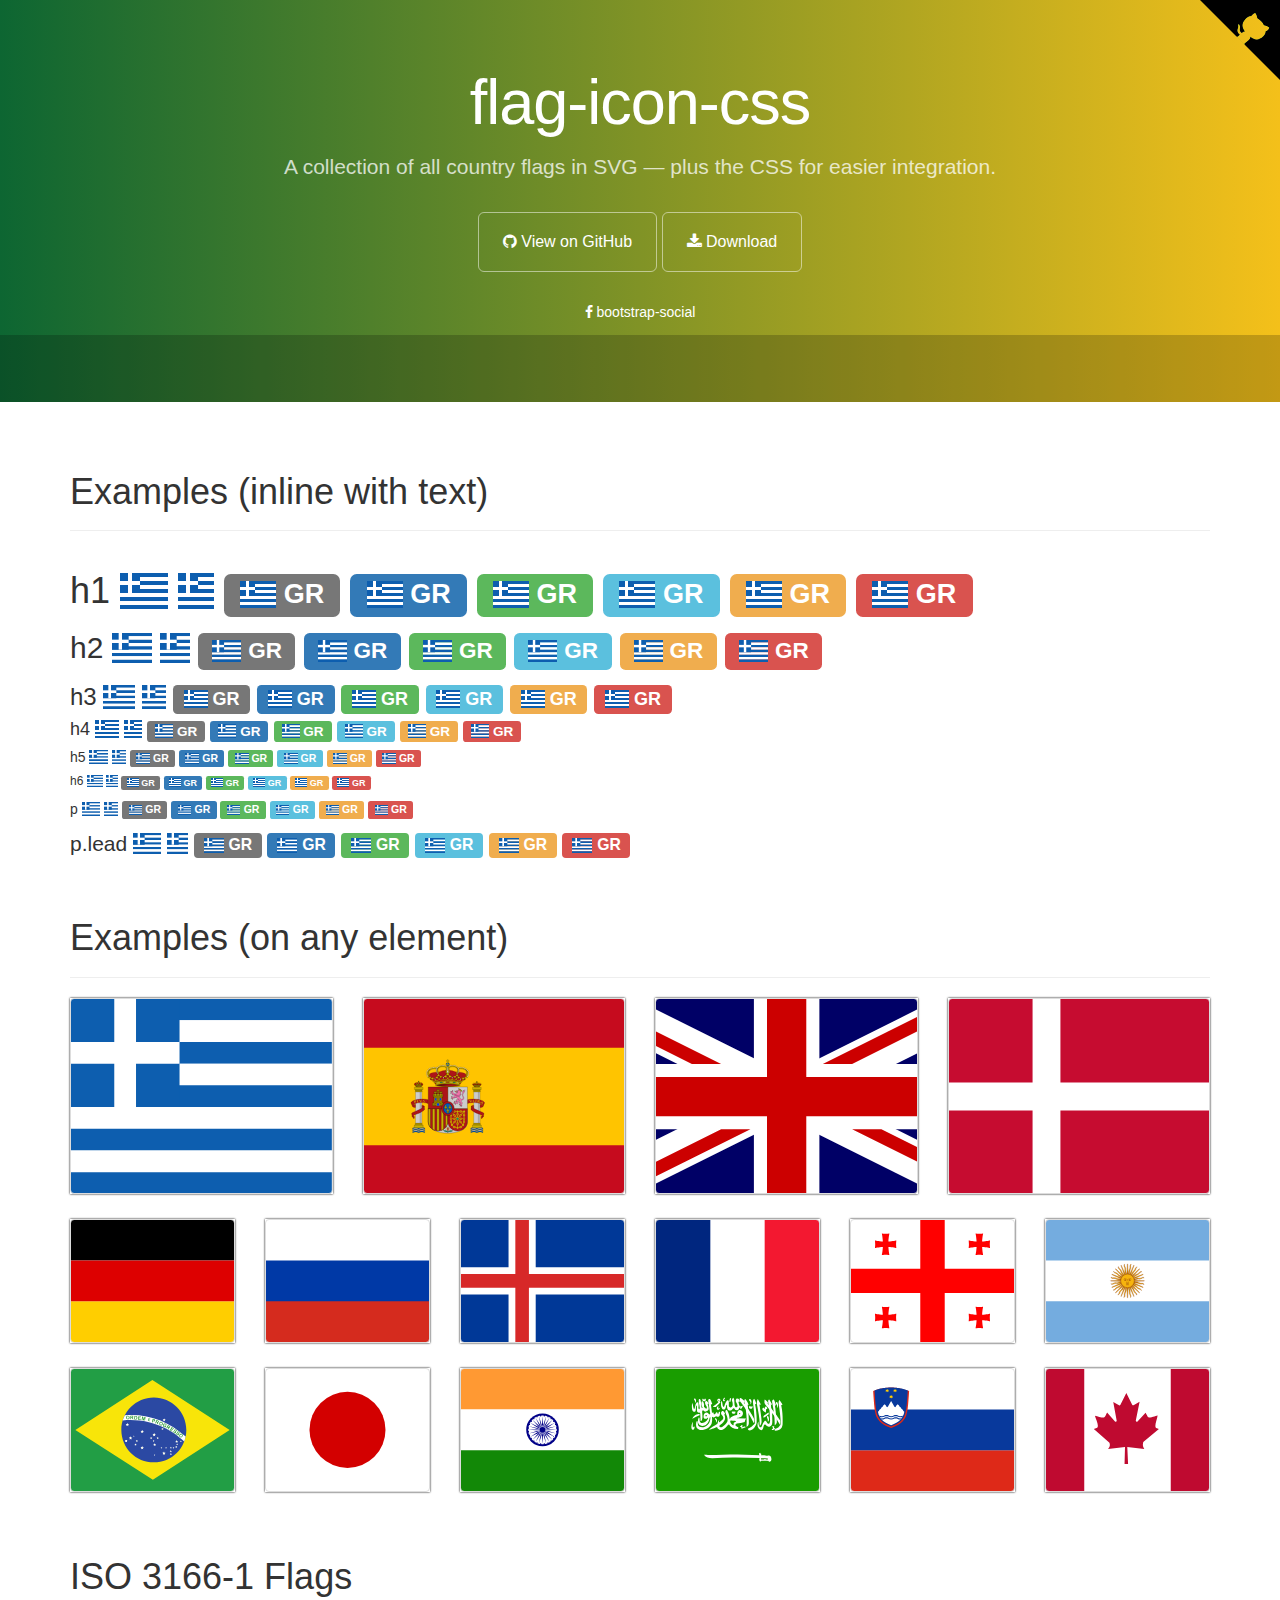
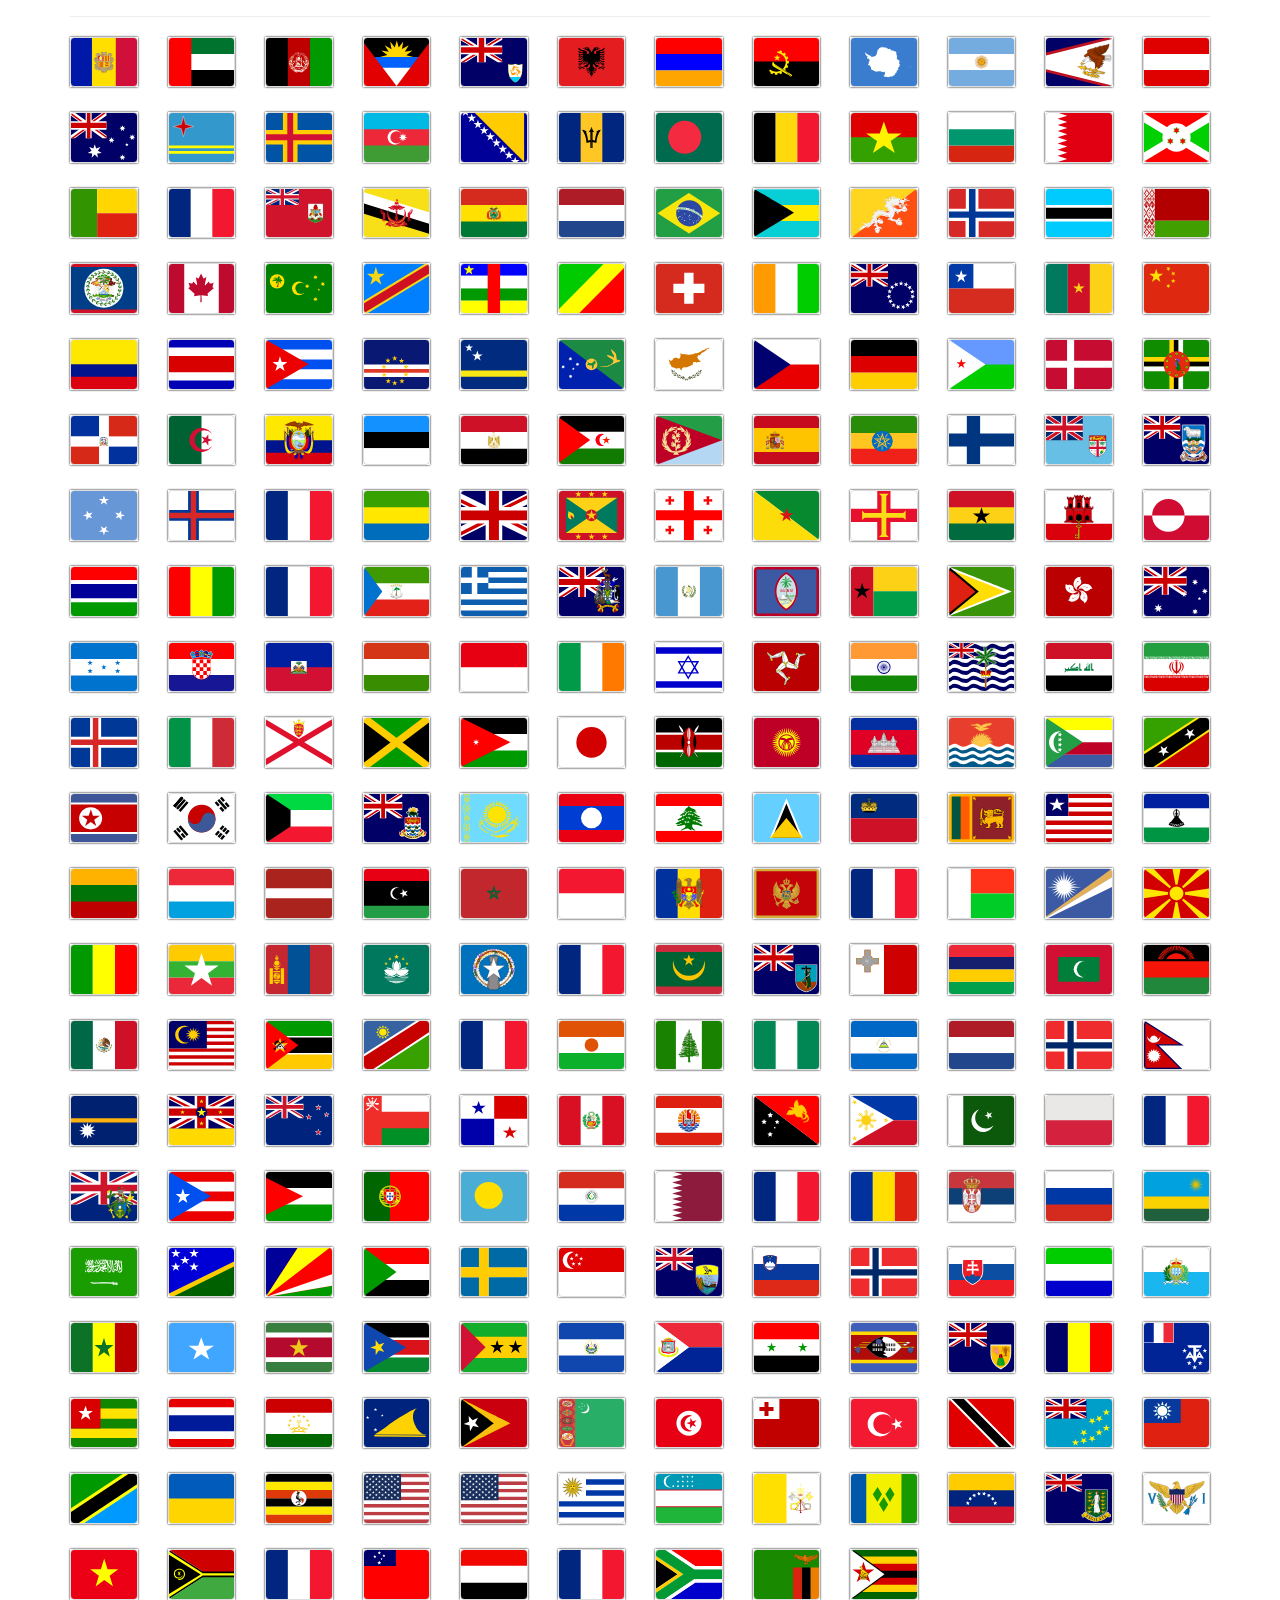
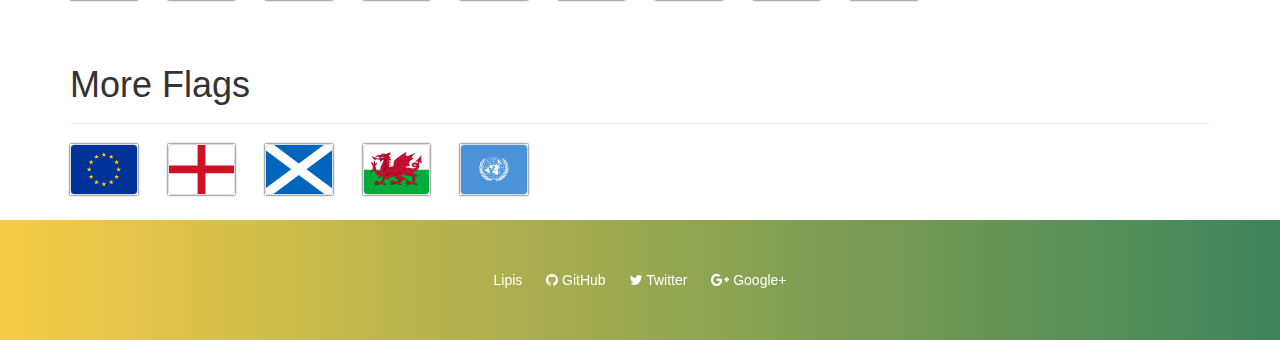
<file: Asp.net/FlowerShop/FlowerShop/Areas/Administrator/vendors/iconfonts/flag-icon-css/index.html>
<!DOCTYPE html>
<html lang="en">
  <head>
    <meta charset="utf-8">
    <meta name="viewport" content="width=device-width, initial-scale=1.0">
    <meta property="og:type" content="website" />
    <meta property="og:url" content="https://lipis.github.io/flag-icon-css/" />

    <title>SVG Country Flags | flag-icon-css</title>

    <link href="https://maxcdn.bootstrapcdn.com/bootstrap/3.3.6/css/bootstrap.min.css" rel="stylesheet" id="bootstrap">
    <link href="https://maxcdn.bootstrapcdn.com/font-awesome/4.5.0/css/font-awesome.min.css" rel="stylesheet">
    <link href="./assets/docs.css" rel="stylesheet">
    <link href="./css/flag-icon.css" rel="stylesheet">
  </head>

  <body>
    <div class="jumbotron">
      <div class="container">
        <h1>flag-icon-css</h1>
        <p>
          A collection of all country flags in SVG — plus the CSS for easier integration.
        </p>
        <a href="https://github.com/lipis/flag-icon-css" class="btn btn-outline btn-lg"><span class="fa fa-github"></span> View on GitHub</a>
        <a href="https://github.com/lipis/flag-icon-css/archive/master.zip" class="btn btn-outline btn-lg"><span class="fa fa-download"></span> Download</a>
        <ul class="jumbotron-links">
          <li><a href="https://lipis.github.io/bootstrap-social"><span class="fa fa-facebook"></span> bootstrap-social</a></li>
        </ul>
      </div>
      <div class="bottom">
        <iframe src="https://ghbtns.com/github-btn.html?user=lipis&amp;repo=flag-icon-css&amp;type=watch&amp;count=true" class="social-share"></iframe>
      </div>
    </div>
    <script>
      if (window.location.hostname.indexOf('github') > 0) {
        window.location.replace("http://flag-icon-css.lip.is/");
      }
    </script>
    <div class="container">
      <section id="examples">
        <div class="page-header">
          <h1>Examples (inline with text)</h1>
        </div>
        <div class="no-wrap">
          <h1>
            h1
            <span class="flag-icon flag-icon-gr"></span>
            <span class="flag-icon flag-icon-squared flag-icon-gr"></span>
            <span class="label label-default"><span class="flag-icon flag-icon-gr"></span> GR</span>
            <span class="label label-primary"><span class="flag-icon flag-icon-gr"></span> GR</span>
            <span class="label label-success"><span class="flag-icon flag-icon-gr"></span> GR</span>
            <span class="label label-info"><span class="flag-icon flag-icon-gr"></span> GR</span>
            <span class="label label-warning"><span class="flag-icon flag-icon-gr"></span> GR</span>
            <span class="label label-danger"><span class="flag-icon flag-icon-gr"></span> GR</span>
          </h1>
          <h2>
            h2
            <span class="flag-icon flag-icon-gr"></span>
            <span class="flag-icon flag-icon-squared flag-icon-gr"></span>
            <span class="label label-default"><span class="flag-icon flag-icon-gr"></span> GR</span>
            <span class="label label-primary"><span class="flag-icon flag-icon-gr"></span> GR</span>
            <span class="label label-success"><span class="flag-icon flag-icon-gr"></span> GR</span>
            <span class="label label-info"><span class="flag-icon flag-icon-gr"></span> GR</span>
            <span class="label label-warning"><span class="flag-icon flag-icon-gr"></span> GR</span>
            <span class="label label-danger"><span class="flag-icon flag-icon-gr"></span> GR</span>
          </h2>
          <h3>
            h3
            <span class="flag-icon flag-icon-gr"></span>
            <span class="flag-icon flag-icon-squared flag-icon-gr"></span>
            <span class="label label-default"><span class="flag-icon flag-icon-gr"></span> GR</span>
            <span class="label label-primary"><span class="flag-icon flag-icon-gr"></span> GR</span>
            <span class="label label-success"><span class="flag-icon flag-icon-gr"></span> GR</span>
            <span class="label label-info"><span class="flag-icon flag-icon-gr"></span> GR</span>
            <span class="label label-warning"><span class="flag-icon flag-icon-gr"></span> GR</span>
            <span class="label label-danger"><span class="flag-icon flag-icon-gr"></span> GR</span>
          </h3>
          <h4>
            h4
            <span class="flag-icon flag-icon-gr"></span>
            <span class="flag-icon flag-icon-squared flag-icon-gr"></span>
            <span class="label label-default"><span class="flag-icon flag-icon-gr"></span> GR</span>
            <span class="label label-primary"><span class="flag-icon flag-icon-gr"></span> GR</span>
            <span class="label label-success"><span class="flag-icon flag-icon-gr"></span> GR</span>
            <span class="label label-info"><span class="flag-icon flag-icon-gr"></span> GR</span>
            <span class="label label-warning"><span class="flag-icon flag-icon-gr"></span> GR</span>
            <span class="label label-danger"><span class="flag-icon flag-icon-gr"></span> GR</span>
          </h4>
          <h5>
            h5
            <span class="flag-icon flag-icon-gr"></span>
            <span class="flag-icon flag-icon-squared flag-icon-gr"></span>
            <span class="label label-default"><span class="flag-icon flag-icon-gr"></span> GR</span>
            <span class="label label-primary"><span class="flag-icon flag-icon-gr"></span> GR</span>
            <span class="label label-success"><span class="flag-icon flag-icon-gr"></span> GR</span>
            <span class="label label-info"><span class="flag-icon flag-icon-gr"></span> GR</span>
            <span class="label label-warning"><span class="flag-icon flag-icon-gr"></span> GR</span>
            <span class="label label-danger"><span class="flag-icon flag-icon-gr"></span> GR</span>
          </h5>
          <h6>
            h6
            <span class="flag-icon flag-icon-gr"></span>
            <span class="flag-icon flag-icon-squared flag-icon-gr"></span>
            <span class="label label-default"><span class="flag-icon flag-icon-gr"></span> GR</span>
            <span class="label label-primary"><span class="flag-icon flag-icon-gr"></span> GR</span>
            <span class="label label-success"><span class="flag-icon flag-icon-gr"></span> GR</span>
            <span class="label label-info"><span class="flag-icon flag-icon-gr"></span> GR</span>
            <span class="label label-warning"><span class="flag-icon flag-icon-gr"></span> GR</span>
            <span class="label label-danger"><span class="flag-icon flag-icon-gr"></span> GR</span>
          </h6>
          <p>
            p
            <span class="flag-icon flag-icon-gr"></span>
            <span class="flag-icon flag-icon-squared flag-icon-gr"></span>
            <span class="label label-default"><span class="flag-icon flag-icon-gr"></span> GR</span>
            <span class="label label-primary"><span class="flag-icon flag-icon-gr"></span> GR</span>
            <span class="label label-success"><span class="flag-icon flag-icon-gr"></span> GR</span>
            <span class="label label-info"><span class="flag-icon flag-icon-gr"></span> GR</span>
            <span class="label label-warning"><span class="flag-icon flag-icon-gr"></span> GR</span>
            <span class="label label-danger"><span class="flag-icon flag-icon-gr"></span> GR</span>
          </p>
          <p class="lead">
            p.lead
            <span class="flag-icon flag-icon-gr"></span>
            <span class="flag-icon flag-icon-squared flag-icon-gr"></span>
            <span class="label label-default"><span class="flag-icon flag-icon-gr"></span> GR</span>
            <span class="label label-primary"><span class="flag-icon flag-icon-gr"></span> GR</span>
            <span class="label label-success"><span class="flag-icon flag-icon-gr"></span> GR</span>
            <span class="label label-info"><span class="flag-icon flag-icon-gr"></span> GR</span>
            <span class="label label-warning"><span class="flag-icon flag-icon-gr"></span> GR</span>
            <span class="label label-danger"><span class="flag-icon flag-icon-gr"></span> GR</span>
          </p>
        </section>
      </section>
      <section id="more" class="d">
        <div class="page-header">
          <h1>Examples (on any element)</h1>
        </div>
        <div class="row">
          <div class="col-lg-3 col-md-4 col-sm-4 col-xs-6">
            <div class="flag-wrapper">
              <div class="img-thumbnail flag flag-icon-background flag-icon-gr"></div>
            </div>
          </div>
          <div class="col-lg-3 col-md-4 col-sm-4 col-xs-6">
            <div class="flag-wrapper">
              <div class="img-thumbnail flag flag-icon-background flag-icon-es"></div>
            </div>
          </div>
          <div class="col-lg-3 col-md-4 col-sm-4 col-xs-3">
            <div class="flag-wrapper">
              <div class="img-thumbnail flag flag-icon-background flag-icon-gb"></div>
            </div>
          </div>
          <div class="col-lg-3 col-sm-2 col-xs-3">
            <div class="flag-wrapper">
              <div class="img-thumbnail flag flag-icon-background flag-icon-dk"></div>
            </div>
          </div>
          <div class="col-sm-2 col-xs-3">
            <div class="flag-wrapper">
              <div class="img-thumbnail flag flag-icon-background flag-icon-de"></div>
            </div>
          </div>
          <div class="col-sm-2 col-xs-3">
            <div class="flag-wrapper">
              <div class="img-thumbnail flag flag-icon-background flag-icon-ru"></div>
            </div>
          </div>
          <div class="col-sm-2 col-xs-3">
            <div class="flag-wrapper">
              <div class="img-thumbnail flag flag-icon-background flag-icon-is"></div>
            </div>
          </div>
          <div class="col-sm-2 col-xs-3">
            <div class="flag-wrapper">
              <div class="img-thumbnail flag flag-icon-background flag-icon-fr"></div>
            </div>
          </div>
          <div class="col-sm-2 col-xs-3">
            <div class="flag-wrapper">
              <div class="img-thumbnail flag flag-icon-background flag-icon-ge"></div>
            </div>
          </div>
          <div class="col-sm-2 col-xs-3">
            <div class="flag-wrapper">
              <div class="img-thumbnail flag flag-icon-background flag-icon-ar"></div>
            </div>
          </div>
          <div class="col-sm-2 col-xs-3">
            <div class="flag-wrapper">
              <div class="img-thumbnail flag flag-icon-background flag-icon-br"></div>
            </div>
          </div>
          <div class="col-sm-2 col-xs-3">
            <div class="flag-wrapper">
              <div class="img-thumbnail flag flag-icon-background flag-icon-jp"></div>
            </div>
          </div>
          <div class="col-sm-2 col-xs-3 hidden-xs">
            <div class="flag-wrapper">
              <div class="img-thumbnail flag flag-icon-background flag-icon-in"></div>
            </div>
          </div>
          <div class="col-sm-2 col-xs-3">
            <div class="flag-wrapper">
              <div class="img-thumbnail flag flag-icon-background flag-icon-sa"></div>
            </div>
          </div>
          <div class="col-sm-2 col-xs-3">
            <div class="flag-wrapper">
              <div class="img-thumbnail flag flag-icon-background flag-icon-si"></div>
            </div>
          </div>
          <div class="col-sm-2 col-xs-3 visible-lg">
            <div class="flag-wrapper">
              <div class="img-thumbnail flag flag-icon-background flag-icon-ca"></div>
            </div>
          </div>
        </div>
      </section>
      <section class="all-flags">
        <div class="page-header">
          <h1>ISO 3166-1 Flags</h1>
        </div>
        <div class="row">
          <div class="col-md-1 col-sm-2 col-xs-3"><div class="flag-wrapper"><div class="img-thumbnail flag flag-icon-background flag-icon-ad" title="ad" id="ad"></div></div></div>
          <div class="col-md-1 col-sm-2 col-xs-3"><div class="flag-wrapper"><div class="img-thumbnail flag flag-icon-background flag-icon-ae" title="ae" id="ae"></div></div></div>
          <div class="col-md-1 col-sm-2 col-xs-3"><div class="flag-wrapper"><div class="img-thumbnail flag flag-icon-background flag-icon-af" title="af" id="af"></div></div></div>
          <div class="col-md-1 col-sm-2 col-xs-3"><div class="flag-wrapper"><div class="img-thumbnail flag flag-icon-background flag-icon-ag" title="ag" id="ag"></div></div></div>
          <div class="col-md-1 col-sm-2 col-xs-3"><div class="flag-wrapper"><div class="img-thumbnail flag flag-icon-background flag-icon-ai" title="ai" id="ai"></div></div></div>
          <div class="col-md-1 col-sm-2 col-xs-3"><div class="flag-wrapper"><div class="img-thumbnail flag flag-icon-background flag-icon-al" title="al" id="al"></div></div></div>
          <div class="col-md-1 col-sm-2 col-xs-3"><div class="flag-wrapper"><div class="img-thumbnail flag flag-icon-background flag-icon-am" title="am" id="am"></div></div></div>
          <div class="col-md-1 col-sm-2 col-xs-3"><div class="flag-wrapper"><div class="img-thumbnail flag flag-icon-background flag-icon-ao" title="ao" id="ao"></div></div></div>
          <div class="col-md-1 col-sm-2 col-xs-3"><div class="flag-wrapper"><div class="img-thumbnail flag flag-icon-background flag-icon-aq" title="aq" id="aq"></div></div></div>
          <div class="col-md-1 col-sm-2 col-xs-3"><div class="flag-wrapper"><div class="img-thumbnail flag flag-icon-background flag-icon-ar" title="ar" id="ar"></div></div></div>
          <div class="col-md-1 col-sm-2 col-xs-3"><div class="flag-wrapper"><div class="img-thumbnail flag flag-icon-background flag-icon-as" title="as" id="as"></div></div></div>
          <div class="col-md-1 col-sm-2 col-xs-3"><div class="flag-wrapper"><div class="img-thumbnail flag flag-icon-background flag-icon-at" title="at" id="at"></div></div></div>
          <div class="col-md-1 col-sm-2 col-xs-3"><div class="flag-wrapper"><div class="img-thumbnail flag flag-icon-background flag-icon-au" title="au" id="au"></div></div></div>
          <div class="col-md-1 col-sm-2 col-xs-3"><div class="flag-wrapper"><div class="img-thumbnail flag flag-icon-background flag-icon-aw" title="aw" id="aw"></div></div></div>
          <div class="col-md-1 col-sm-2 col-xs-3"><div class="flag-wrapper"><div class="img-thumbnail flag flag-icon-background flag-icon-ax" title="ax" id="ax"></div></div></div>
          <div class="col-md-1 col-sm-2 col-xs-3"><div class="flag-wrapper"><div class="img-thumbnail flag flag-icon-background flag-icon-az" title="az" id="az"></div></div></div>
          <div class="col-md-1 col-sm-2 col-xs-3"><div class="flag-wrapper"><div class="img-thumbnail flag flag-icon-background flag-icon-ba" title="ba" id="ba"></div></div></div>
          <div class="col-md-1 col-sm-2 col-xs-3"><div class="flag-wrapper"><div class="img-thumbnail flag flag-icon-background flag-icon-bb" title="bb" id="bb"></div></div></div>
          <div class="col-md-1 col-sm-2 col-xs-3"><div class="flag-wrapper"><div class="img-thumbnail flag flag-icon-background flag-icon-bd" title="bd" id="bd"></div></div></div>
          <div class="col-md-1 col-sm-2 col-xs-3"><div class="flag-wrapper"><div class="img-thumbnail flag flag-icon-background flag-icon-be" title="be" id="be"></div></div></div>
          <div class="col-md-1 col-sm-2 col-xs-3"><div class="flag-wrapper"><div class="img-thumbnail flag flag-icon-background flag-icon-bf" title="bf" id="bf"></div></div></div>
          <div class="col-md-1 col-sm-2 col-xs-3"><div class="flag-wrapper"><div class="img-thumbnail flag flag-icon-background flag-icon-bg" title="bg" id="bg"></div></div></div>
          <div class="col-md-1 col-sm-2 col-xs-3"><div class="flag-wrapper"><div class="img-thumbnail flag flag-icon-background flag-icon-bh" title="bh" id="bh"></div></div></div>
          <div class="col-md-1 col-sm-2 col-xs-3"><div class="flag-wrapper"><div class="img-thumbnail flag flag-icon-background flag-icon-bi" title="bi" id="bi"></div></div></div>
          <div class="col-md-1 col-sm-2 col-xs-3"><div class="flag-wrapper"><div class="img-thumbnail flag flag-icon-background flag-icon-bj" title="bj" id="bj"></div></div></div>
          <div class="col-md-1 col-sm-2 col-xs-3"><div class="flag-wrapper"><div class="img-thumbnail flag flag-icon-background flag-icon-bl" title="bl" id="bl"></div></div></div>
          <div class="col-md-1 col-sm-2 col-xs-3"><div class="flag-wrapper"><div class="img-thumbnail flag flag-icon-background flag-icon-bm" title="bm" id="bm"></div></div></div>
          <div class="col-md-1 col-sm-2 col-xs-3"><div class="flag-wrapper"><div class="img-thumbnail flag flag-icon-background flag-icon-bn" title="bn" id="bn"></div></div></div>
          <div class="col-md-1 col-sm-2 col-xs-3"><div class="flag-wrapper"><div class="img-thumbnail flag flag-icon-background flag-icon-bo" title="bo" id="bo"></div></div></div>
          <div class="col-md-1 col-sm-2 col-xs-3"><div class="flag-wrapper"><div class="img-thumbnail flag flag-icon-background flag-icon-bq" title="bq" id="bq"></div></div></div>
          <div class="col-md-1 col-sm-2 col-xs-3"><div class="flag-wrapper"><div class="img-thumbnail flag flag-icon-background flag-icon-br" title="br" id="br"></div></div></div>
          <div class="col-md-1 col-sm-2 col-xs-3"><div class="flag-wrapper"><div class="img-thumbnail flag flag-icon-background flag-icon-bs" title="bs" id="bs"></div></div></div>
          <div class="col-md-1 col-sm-2 col-xs-3"><div class="flag-wrapper"><div class="img-thumbnail flag flag-icon-background flag-icon-bt" title="bt" id="bt"></div></div></div>
          <div class="col-md-1 col-sm-2 col-xs-3"><div class="flag-wrapper"><div class="img-thumbnail flag flag-icon-background flag-icon-bv" title="bv" id="bv"></div></div></div>
          <div class="col-md-1 col-sm-2 col-xs-3"><div class="flag-wrapper"><div class="img-thumbnail flag flag-icon-background flag-icon-bw" title="bw" id="bw"></div></div></div>
          <div class="col-md-1 col-sm-2 col-xs-3"><div class="flag-wrapper"><div class="img-thumbnail flag flag-icon-background flag-icon-by" title="by" id="by"></div></div></div>
          <div class="col-md-1 col-sm-2 col-xs-3"><div class="flag-wrapper"><div class="img-thumbnail flag flag-icon-background flag-icon-bz" title="bz" id="bz"></div></div></div>
          <div class="col-md-1 col-sm-2 col-xs-3"><div class="flag-wrapper"><div class="img-thumbnail flag flag-icon-background flag-icon-ca" title="ca" id="ca"></div></div></div>
          <div class="col-md-1 col-sm-2 col-xs-3"><div class="flag-wrapper"><div class="img-thumbnail flag flag-icon-background flag-icon-cc" title="cc" id="cc"></div></div></div>
          <div class="col-md-1 col-sm-2 col-xs-3"><div class="flag-wrapper"><div class="img-thumbnail flag flag-icon-background flag-icon-cd" title="cd" id="cd"></div></div></div>
          <div class="col-md-1 col-sm-2 col-xs-3"><div class="flag-wrapper"><div class="img-thumbnail flag flag-icon-background flag-icon-cf" title="cf" id="cf"></div></div></div>
          <div class="col-md-1 col-sm-2 col-xs-3"><div class="flag-wrapper"><div class="img-thumbnail flag flag-icon-background flag-icon-cg" title="cg" id="cg"></div></div></div>
          <div class="col-md-1 col-sm-2 col-xs-3"><div class="flag-wrapper"><div class="img-thumbnail flag flag-icon-background flag-icon-ch" title="ch" id="ch"></div></div></div>
          <div class="col-md-1 col-sm-2 col-xs-3"><div class="flag-wrapper"><div class="img-thumbnail flag flag-icon-background flag-icon-ci" title="ci" id="ci"></div></div></div>
          <div class="col-md-1 col-sm-2 col-xs-3"><div class="flag-wrapper"><div class="img-thumbnail flag flag-icon-background flag-icon-ck" title="ck" id="ck"></div></div></div>
          <div class="col-md-1 col-sm-2 col-xs-3"><div class="flag-wrapper"><div class="img-thumbnail flag flag-icon-background flag-icon-cl" title="cl" id="cl"></div></div></div>
          <div class="col-md-1 col-sm-2 col-xs-3"><div class="flag-wrapper"><div class="img-thumbnail flag flag-icon-background flag-icon-cm" title="cm" id="cm"></div></div></div>
          <div class="col-md-1 col-sm-2 col-xs-3"><div class="flag-wrapper"><div class="img-thumbnail flag flag-icon-background flag-icon-cn" title="cn" id="cn"></div></div></div>
          <div class="col-md-1 col-sm-2 col-xs-3"><div class="flag-wrapper"><div class="img-thumbnail flag flag-icon-background flag-icon-co" title="co" id="co"></div></div></div>
          <div class="col-md-1 col-sm-2 col-xs-3"><div class="flag-wrapper"><div class="img-thumbnail flag flag-icon-background flag-icon-cr" title="cr" id="cr"></div></div></div>
          <div class="col-md-1 col-sm-2 col-xs-3"><div class="flag-wrapper"><div class="img-thumbnail flag flag-icon-background flag-icon-cu" title="cu" id="cu"></div></div></div>
          <div class="col-md-1 col-sm-2 col-xs-3"><div class="flag-wrapper"><div class="img-thumbnail flag flag-icon-background flag-icon-cv" title="cv" id="cv"></div></div></div>
          <div class="col-md-1 col-sm-2 col-xs-3"><div class="flag-wrapper"><div class="img-thumbnail flag flag-icon-background flag-icon-cw" title="cw" id="cw"></div></div></div>
          <div class="col-md-1 col-sm-2 col-xs-3"><div class="flag-wrapper"><div class="img-thumbnail flag flag-icon-background flag-icon-cx" title="cx" id="cx"></div></div></div>
          <div class="col-md-1 col-sm-2 col-xs-3"><div class="flag-wrapper"><div class="img-thumbnail flag flag-icon-background flag-icon-cy" title="cy" id="cy"></div></div></div>
          <div class="col-md-1 col-sm-2 col-xs-3"><div class="flag-wrapper"><div class="img-thumbnail flag flag-icon-background flag-icon-cz" title="cz" id="cz"></div></div></div>
          <div class="col-md-1 col-sm-2 col-xs-3"><div class="flag-wrapper"><div class="img-thumbnail flag flag-icon-background flag-icon-de" title="de" id="de"></div></div></div>
          <div class="col-md-1 col-sm-2 col-xs-3"><div class="flag-wrapper"><div class="img-thumbnail flag flag-icon-background flag-icon-dj" title="dj" id="dj"></div></div></div>
          <div class="col-md-1 col-sm-2 col-xs-3"><div class="flag-wrapper"><div class="img-thumbnail flag flag-icon-background flag-icon-dk" title="dk" id="dk"></div></div></div>
          <div class="col-md-1 col-sm-2 col-xs-3"><div class="flag-wrapper"><div class="img-thumbnail flag flag-icon-background flag-icon-dm" title="dm" id="dm"></div></div></div>
          <div class="col-md-1 col-sm-2 col-xs-3"><div class="flag-wrapper"><div class="img-thumbnail flag flag-icon-background flag-icon-do" title="do" id="do"></div></div></div>
          <div class="col-md-1 col-sm-2 col-xs-3"><div class="flag-wrapper"><div class="img-thumbnail flag flag-icon-background flag-icon-dz" title="dz" id="dz"></div></div></div>
          <div class="col-md-1 col-sm-2 col-xs-3"><div class="flag-wrapper"><div class="img-thumbnail flag flag-icon-background flag-icon-ec" title="ec" id="ec"></div></div></div>
          <div class="col-md-1 col-sm-2 col-xs-3"><div class="flag-wrapper"><div class="img-thumbnail flag flag-icon-background flag-icon-ee" title="ee" id="ee"></div></div></div>
          <div class="col-md-1 col-sm-2 col-xs-3"><div class="flag-wrapper"><div class="img-thumbnail flag flag-icon-background flag-icon-eg" title="eg" id="eg"></div></div></div>
          <div class="col-md-1 col-sm-2 col-xs-3"><div class="flag-wrapper"><div class="img-thumbnail flag flag-icon-background flag-icon-eh" title="eh" id="eh"></div></div></div>
          <div class="col-md-1 col-sm-2 col-xs-3"><div class="flag-wrapper"><div class="img-thumbnail flag flag-icon-background flag-icon-er" title="er" id="er"></div></div></div>
          <div class="col-md-1 col-sm-2 col-xs-3"><div class="flag-wrapper"><div class="img-thumbnail flag flag-icon-background flag-icon-es" title="es" id="es"></div></div></div>
          <div class="col-md-1 col-sm-2 col-xs-3"><div class="flag-wrapper"><div class="img-thumbnail flag flag-icon-background flag-icon-et" title="et" id="et"></div></div></div>
          <div class="col-md-1 col-sm-2 col-xs-3"><div class="flag-wrapper"><div class="img-thumbnail flag flag-icon-background flag-icon-fi" title="fi" id="fi"></div></div></div>
          <div class="col-md-1 col-sm-2 col-xs-3"><div class="flag-wrapper"><div class="img-thumbnail flag flag-icon-background flag-icon-fj" title="fj" id="fj"></div></div></div>
          <div class="col-md-1 col-sm-2 col-xs-3"><div class="flag-wrapper"><div class="img-thumbnail flag flag-icon-background flag-icon-fk" title="fk" id="fk"></div></div></div>
          <div class="col-md-1 col-sm-2 col-xs-3"><div class="flag-wrapper"><div class="img-thumbnail flag flag-icon-background flag-icon-fm" title="fm" id="fm"></div></div></div>
          <div class="col-md-1 col-sm-2 col-xs-3"><div class="flag-wrapper"><div class="img-thumbnail flag flag-icon-background flag-icon-fo" title="fo" id="fo"></div></div></div>
          <div class="col-md-1 col-sm-2 col-xs-3"><div class="flag-wrapper"><div class="img-thumbnail flag flag-icon-background flag-icon-fr" title="fr" id="fr"></div></div></div>
          <div class="col-md-1 col-sm-2 col-xs-3"><div class="flag-wrapper"><div class="img-thumbnail flag flag-icon-background flag-icon-ga" title="ga" id="ga"></div></div></div>
          <div class="col-md-1 col-sm-2 col-xs-3"><div class="flag-wrapper"><div class="img-thumbnail flag flag-icon-background flag-icon-gb" title="gb" id="gb"></div></div></div>
          <div class="col-md-1 col-sm-2 col-xs-3"><div class="flag-wrapper"><div class="img-thumbnail flag flag-icon-background flag-icon-gd" title="gd" id="gd"></div></div></div>
          <div class="col-md-1 col-sm-2 col-xs-3"><div class="flag-wrapper"><div class="img-thumbnail flag flag-icon-background flag-icon-ge" title="ge" id="ge"></div></div></div>
          <div class="col-md-1 col-sm-2 col-xs-3"><div class="flag-wrapper"><div class="img-thumbnail flag flag-icon-background flag-icon-gf" title="gf" id="gf"></div></div></div>
          <div class="col-md-1 col-sm-2 col-xs-3"><div class="flag-wrapper"><div class="img-thumbnail flag flag-icon-background flag-icon-gg" title="gg" id="gg"></div></div></div>
          <div class="col-md-1 col-sm-2 col-xs-3"><div class="flag-wrapper"><div class="img-thumbnail flag flag-icon-background flag-icon-gh" title="gh" id="gh"></div></div></div>
          <div class="col-md-1 col-sm-2 col-xs-3"><div class="flag-wrapper"><div class="img-thumbnail flag flag-icon-background flag-icon-gi" title="gi" id="gi"></div></div></div>
          <div class="col-md-1 col-sm-2 col-xs-3"><div class="flag-wrapper"><div class="img-thumbnail flag flag-icon-background flag-icon-gl" title="gl" id="gl"></div></div></div>
          <div class="col-md-1 col-sm-2 col-xs-3"><div class="flag-wrapper"><div class="img-thumbnail flag flag-icon-background flag-icon-gm" title="gm" id="gm"></div></div></div>
          <div class="col-md-1 col-sm-2 col-xs-3"><div class="flag-wrapper"><div class="img-thumbnail flag flag-icon-background flag-icon-gn" title="gn" id="gn"></div></div></div>
          <div class="col-md-1 col-sm-2 col-xs-3"><div class="flag-wrapper"><div class="img-thumbnail flag flag-icon-background flag-icon-gp" title="gp" id="gp"></div></div></div>
          <div class="col-md-1 col-sm-2 col-xs-3"><div class="flag-wrapper"><div class="img-thumbnail flag flag-icon-background flag-icon-gq" title="gq" id="gq"></div></div></div>
          <div class="col-md-1 col-sm-2 col-xs-3"><div class="flag-wrapper"><div class="img-thumbnail flag flag-icon-background flag-icon-gr" title="gr" id="gr"></div></div></div>
          <div class="col-md-1 col-sm-2 col-xs-3"><div class="flag-wrapper"><div class="img-thumbnail flag flag-icon-background flag-icon-gs" title="gs" id="gs"></div></div></div>
          <div class="col-md-1 col-sm-2 col-xs-3"><div class="flag-wrapper"><div class="img-thumbnail flag flag-icon-background flag-icon-gt" title="gt" id="gt"></div></div></div>
          <div class="col-md-1 col-sm-2 col-xs-3"><div class="flag-wrapper"><div class="img-thumbnail flag flag-icon-background flag-icon-gu" title="gu" id="gu"></div></div></div>
          <div class="col-md-1 col-sm-2 col-xs-3"><div class="flag-wrapper"><div class="img-thumbnail flag flag-icon-background flag-icon-gw" title="gw" id="gw"></div></div></div>
          <div class="col-md-1 col-sm-2 col-xs-3"><div class="flag-wrapper"><div class="img-thumbnail flag flag-icon-background flag-icon-gy" title="gy" id="gy"></div></div></div>
          <div class="col-md-1 col-sm-2 col-xs-3"><div class="flag-wrapper"><div class="img-thumbnail flag flag-icon-background flag-icon-hk" title="hk" id="hk"></div></div></div>
          <div class="col-md-1 col-sm-2 col-xs-3"><div class="flag-wrapper"><div class="img-thumbnail flag flag-icon-background flag-icon-hm" title="hm" id="hm"></div></div></div>
          <div class="col-md-1 col-sm-2 col-xs-3"><div class="flag-wrapper"><div class="img-thumbnail flag flag-icon-background flag-icon-hn" title="hn" id="hn"></div></div></div>
          <div class="col-md-1 col-sm-2 col-xs-3"><div class="flag-wrapper"><div class="img-thumbnail flag flag-icon-background flag-icon-hr" title="hr" id="hr"></div></div></div>
          <div class="col-md-1 col-sm-2 col-xs-3"><div class="flag-wrapper"><div class="img-thumbnail flag flag-icon-background flag-icon-ht" title="ht" id="ht"></div></div></div>
          <div class="col-md-1 col-sm-2 col-xs-3"><div class="flag-wrapper"><div class="img-thumbnail flag flag-icon-background flag-icon-hu" title="hu" id="hu"></div></div></div>
          <div class="col-md-1 col-sm-2 col-xs-3"><div class="flag-wrapper"><div class="img-thumbnail flag flag-icon-background flag-icon-id" title="id" id="id"></div></div></div>
          <div class="col-md-1 col-sm-2 col-xs-3"><div class="flag-wrapper"><div class="img-thumbnail flag flag-icon-background flag-icon-ie" title="ie" id="ie"></div></div></div>
          <div class="col-md-1 col-sm-2 col-xs-3"><div class="flag-wrapper"><div class="img-thumbnail flag flag-icon-background flag-icon-il" title="il" id="il"></div></div></div>
          <div class="col-md-1 col-sm-2 col-xs-3"><div class="flag-wrapper"><div class="img-thumbnail flag flag-icon-background flag-icon-im" title="im" id="im"></div></div></div>
          <div class="col-md-1 col-sm-2 col-xs-3"><div class="flag-wrapper"><div class="img-thumbnail flag flag-icon-background flag-icon-in" title="in" id="in"></div></div></div>
          <div class="col-md-1 col-sm-2 col-xs-3"><div class="flag-wrapper"><div class="img-thumbnail flag flag-icon-background flag-icon-io" title="io" id="io"></div></div></div>
          <div class="col-md-1 col-sm-2 col-xs-3"><div class="flag-wrapper"><div class="img-thumbnail flag flag-icon-background flag-icon-iq" title="iq" id="iq"></div></div></div>
          <div class="col-md-1 col-sm-2 col-xs-3"><div class="flag-wrapper"><div class="img-thumbnail flag flag-icon-background flag-icon-ir" title="ir" id="ir"></div></div></div>
          <div class="col-md-1 col-sm-2 col-xs-3"><div class="flag-wrapper"><div class="img-thumbnail flag flag-icon-background flag-icon-is" title="is" id="is"></div></div></div>
          <div class="col-md-1 col-sm-2 col-xs-3"><div class="flag-wrapper"><div class="img-thumbnail flag flag-icon-background flag-icon-it" title="it" id="it"></div></div></div>
          <div class="col-md-1 col-sm-2 col-xs-3"><div class="flag-wrapper"><div class="img-thumbnail flag flag-icon-background flag-icon-je" title="je" id="je"></div></div></div>
          <div class="col-md-1 col-sm-2 col-xs-3"><div class="flag-wrapper"><div class="img-thumbnail flag flag-icon-background flag-icon-jm" title="jm" id="jm"></div></div></div>
          <div class="col-md-1 col-sm-2 col-xs-3"><div class="flag-wrapper"><div class="img-thumbnail flag flag-icon-background flag-icon-jo" title="jo" id="jo"></div></div></div>
          <div class="col-md-1 col-sm-2 col-xs-3"><div class="flag-wrapper"><div class="img-thumbnail flag flag-icon-background flag-icon-jp" title="jp" id="jp"></div></div></div>
          <div class="col-md-1 col-sm-2 col-xs-3"><div class="flag-wrapper"><div class="img-thumbnail flag flag-icon-background flag-icon-ke" title="ke" id="ke"></div></div></div>
          <div class="col-md-1 col-sm-2 col-xs-3"><div class="flag-wrapper"><div class="img-thumbnail flag flag-icon-background flag-icon-kg" title="kg" id="kg"></div></div></div>
          <div class="col-md-1 col-sm-2 col-xs-3"><div class="flag-wrapper"><div class="img-thumbnail flag flag-icon-background flag-icon-kh" title="kh" id="kh"></div></div></div>
          <div class="col-md-1 col-sm-2 col-xs-3"><div class="flag-wrapper"><div class="img-thumbnail flag flag-icon-background flag-icon-ki" title="ki" id="ki"></div></div></div>
          <div class="col-md-1 col-sm-2 col-xs-3"><div class="flag-wrapper"><div class="img-thumbnail flag flag-icon-background flag-icon-km" title="km" id="km"></div></div></div>
          <div class="col-md-1 col-sm-2 col-xs-3"><div class="flag-wrapper"><div class="img-thumbnail flag flag-icon-background flag-icon-kn" title="kn" id="kn"></div></div></div>
          <div class="col-md-1 col-sm-2 col-xs-3"><div class="flag-wrapper"><div class="img-thumbnail flag flag-icon-background flag-icon-kp" title="kp" id="kp"></div></div></div>
          <div class="col-md-1 col-sm-2 col-xs-3"><div class="flag-wrapper"><div class="img-thumbnail flag flag-icon-background flag-icon-kr" title="kr" id="kr"></div></div></div>
          <div class="col-md-1 col-sm-2 col-xs-3"><div class="flag-wrapper"><div class="img-thumbnail flag flag-icon-background flag-icon-kw" title="kw" id="kw"></div></div></div>
          <div class="col-md-1 col-sm-2 col-xs-3"><div class="flag-wrapper"><div class="img-thumbnail flag flag-icon-background flag-icon-ky" title="ky" id="ky"></div></div></div>
          <div class="col-md-1 col-sm-2 col-xs-3"><div class="flag-wrapper"><div class="img-thumbnail flag flag-icon-background flag-icon-kz" title="kz" id="kz"></div></div></div>
          <div class="col-md-1 col-sm-2 col-xs-3"><div class="flag-wrapper"><div class="img-thumbnail flag flag-icon-background flag-icon-la" title="la" id="la"></div></div></div>
          <div class="col-md-1 col-sm-2 col-xs-3"><div class="flag-wrapper"><div class="img-thumbnail flag flag-icon-background flag-icon-lb" title="lb" id="lb"></div></div></div>
          <div class="col-md-1 col-sm-2 col-xs-3"><div class="flag-wrapper"><div class="img-thumbnail flag flag-icon-background flag-icon-lc" title="lc" id="lc"></div></div></div>
          <div class="col-md-1 col-sm-2 col-xs-3"><div class="flag-wrapper"><div class="img-thumbnail flag flag-icon-background flag-icon-li" title="li" id="li"></div></div></div>
          <div class="col-md-1 col-sm-2 col-xs-3"><div class="flag-wrapper"><div class="img-thumbnail flag flag-icon-background flag-icon-lk" title="lk" id="lk"></div></div></div>
          <div class="col-md-1 col-sm-2 col-xs-3"><div class="flag-wrapper"><div class="img-thumbnail flag flag-icon-background flag-icon-lr" title="lr" id="lr"></div></div></div>
          <div class="col-md-1 col-sm-2 col-xs-3"><div class="flag-wrapper"><div class="img-thumbnail flag flag-icon-background flag-icon-ls" title="ls" id="ls"></div></div></div>
          <div class="col-md-1 col-sm-2 col-xs-3"><div class="flag-wrapper"><div class="img-thumbnail flag flag-icon-background flag-icon-lt" title="lt" id="lt"></div></div></div>
          <div class="col-md-1 col-sm-2 col-xs-3"><div class="flag-wrapper"><div class="img-thumbnail flag flag-icon-background flag-icon-lu" title="lu" id="lu"></div></div></div>
          <div class="col-md-1 col-sm-2 col-xs-3"><div class="flag-wrapper"><div class="img-thumbnail flag flag-icon-background flag-icon-lv" title="lv" id="lv"></div></div></div>
          <div class="col-md-1 col-sm-2 col-xs-3"><div class="flag-wrapper"><div class="img-thumbnail flag flag-icon-background flag-icon-ly" title="ly" id="ly"></div></div></div>
          <div class="col-md-1 col-sm-2 col-xs-3"><div class="flag-wrapper"><div class="img-thumbnail flag flag-icon-background flag-icon-ma" title="ma" id="ma"></div></div></div>
          <div class="col-md-1 col-sm-2 col-xs-3"><div class="flag-wrapper"><div class="img-thumbnail flag flag-icon-background flag-icon-mc" title="mc" id="mc"></div></div></div>
          <div class="col-md-1 col-sm-2 col-xs-3"><div class="flag-wrapper"><div class="img-thumbnail flag flag-icon-background flag-icon-md" title="md" id="md"></div></div></div>
          <div class="col-md-1 col-sm-2 col-xs-3"><div class="flag-wrapper"><div class="img-thumbnail flag flag-icon-background flag-icon-me" title="me" id="me"></div></div></div>
          <div class="col-md-1 col-sm-2 col-xs-3"><div class="flag-wrapper"><div class="img-thumbnail flag flag-icon-background flag-icon-mf" title="mf" id="mf"></div></div></div>
          <div class="col-md-1 col-sm-2 col-xs-3"><div class="flag-wrapper"><div class="img-thumbnail flag flag-icon-background flag-icon-mg" title="mg" id="mg"></div></div></div>
          <div class="col-md-1 col-sm-2 col-xs-3"><div class="flag-wrapper"><div class="img-thumbnail flag flag-icon-background flag-icon-mh" title="mh" id="mh"></div></div></div>
          <div class="col-md-1 col-sm-2 col-xs-3"><div class="flag-wrapper"><div class="img-thumbnail flag flag-icon-background flag-icon-mk" title="mk" id="mk"></div></div></div>
          <div class="col-md-1 col-sm-2 col-xs-3"><div class="flag-wrapper"><div class="img-thumbnail flag flag-icon-background flag-icon-ml" title="ml" id="ml"></div></div></div>
          <div class="col-md-1 col-sm-2 col-xs-3"><div class="flag-wrapper"><div class="img-thumbnail flag flag-icon-background flag-icon-mm" title="mm" id="mm"></div></div></div>
          <div class="col-md-1 col-sm-2 col-xs-3"><div class="flag-wrapper"><div class="img-thumbnail flag flag-icon-background flag-icon-mn" title="mn" id="mn"></div></div></div>
          <div class="col-md-1 col-sm-2 col-xs-3"><div class="flag-wrapper"><div class="img-thumbnail flag flag-icon-background flag-icon-mo" title="mo" id="mo"></div></div></div>
          <div class="col-md-1 col-sm-2 col-xs-3"><div class="flag-wrapper"><div class="img-thumbnail flag flag-icon-background flag-icon-mp" title="mp" id="mp"></div></div></div>
          <div class="col-md-1 col-sm-2 col-xs-3"><div class="flag-wrapper"><div class="img-thumbnail flag flag-icon-background flag-icon-mq" title="mq" id="mq"></div></div></div>
          <div class="col-md-1 col-sm-2 col-xs-3"><div class="flag-wrapper"><div class="img-thumbnail flag flag-icon-background flag-icon-mr" title="mr" id="mr"></div></div></div>
          <div class="col-md-1 col-sm-2 col-xs-3"><div class="flag-wrapper"><div class="img-thumbnail flag flag-icon-background flag-icon-ms" title="ms" id="ms"></div></div></div>
          <div class="col-md-1 col-sm-2 col-xs-3"><div class="flag-wrapper"><div class="img-thumbnail flag flag-icon-background flag-icon-mt" title="mt" id="mt"></div></div></div>
          <div class="col-md-1 col-sm-2 col-xs-3"><div class="flag-wrapper"><div class="img-thumbnail flag flag-icon-background flag-icon-mu" title="mu" id="mu"></div></div></div>
          <div class="col-md-1 col-sm-2 col-xs-3"><div class="flag-wrapper"><div class="img-thumbnail flag flag-icon-background flag-icon-mv" title="mv" id="mv"></div></div></div>
          <div class="col-md-1 col-sm-2 col-xs-3"><div class="flag-wrapper"><div class="img-thumbnail flag flag-icon-background flag-icon-mw" title="mw" id="mw"></div></div></div>
          <div class="col-md-1 col-sm-2 col-xs-3"><div class="flag-wrapper"><div class="img-thumbnail flag flag-icon-background flag-icon-mx" title="mx" id="mx"></div></div></div>
          <div class="col-md-1 col-sm-2 col-xs-3"><div class="flag-wrapper"><div class="img-thumbnail flag flag-icon-background flag-icon-my" title="my" id="my"></div></div></div>
          <div class="col-md-1 col-sm-2 col-xs-3"><div class="flag-wrapper"><div class="img-thumbnail flag flag-icon-background flag-icon-mz" title="mz" id="mz"></div></div></div>
          <div class="col-md-1 col-sm-2 col-xs-3"><div class="flag-wrapper"><div class="img-thumbnail flag flag-icon-background flag-icon-na" title="na" id="na"></div></div></div>
          <div class="col-md-1 col-sm-2 col-xs-3"><div class="flag-wrapper"><div class="img-thumbnail flag flag-icon-background flag-icon-nc" title="nc" id="nc"></div></div></div>
          <div class="col-md-1 col-sm-2 col-xs-3"><div class="flag-wrapper"><div class="img-thumbnail flag flag-icon-background flag-icon-ne" title="ne" id="ne"></div></div></div>
          <div class="col-md-1 col-sm-2 col-xs-3"><div class="flag-wrapper"><div class="img-thumbnail flag flag-icon-background flag-icon-nf" title="nf" id="nf"></div></div></div>
          <div class="col-md-1 col-sm-2 col-xs-3"><div class="flag-wrapper"><div class="img-thumbnail flag flag-icon-background flag-icon-ng" title="ng" id="ng"></div></div></div>
          <div class="col-md-1 col-sm-2 col-xs-3"><div class="flag-wrapper"><div class="img-thumbnail flag flag-icon-background flag-icon-ni" title="ni" id="ni"></div></div></div>
          <div class="col-md-1 col-sm-2 col-xs-3"><div class="flag-wrapper"><div class="img-thumbnail flag flag-icon-background flag-icon-nl" title="nl" id="nl"></div></div></div>
          <div class="col-md-1 col-sm-2 col-xs-3"><div class="flag-wrapper"><div class="img-thumbnail flag flag-icon-background flag-icon-no" title="no" id="no"></div></div></div>
          <div class="col-md-1 col-sm-2 col-xs-3"><div class="flag-wrapper"><div class="img-thumbnail flag flag-icon-background flag-icon-np" title="np" id="np"></div></div></div>
          <div class="col-md-1 col-sm-2 col-xs-3"><div class="flag-wrapper"><div class="img-thumbnail flag flag-icon-background flag-icon-nr" title="nr" id="nr"></div></div></div>
          <div class="col-md-1 col-sm-2 col-xs-3"><div class="flag-wrapper"><div class="img-thumbnail flag flag-icon-background flag-icon-nu" title="nu" id="nu"></div></div></div>
          <div class="col-md-1 col-sm-2 col-xs-3"><div class="flag-wrapper"><div class="img-thumbnail flag flag-icon-background flag-icon-nz" title="nz" id="nz"></div></div></div>
          <div class="col-md-1 col-sm-2 col-xs-3"><div class="flag-wrapper"><div class="img-thumbnail flag flag-icon-background flag-icon-om" title="om" id="om"></div></div></div>
          <div class="col-md-1 col-sm-2 col-xs-3"><div class="flag-wrapper"><div class="img-thumbnail flag flag-icon-background flag-icon-pa" title="pa" id="pa"></div></div></div>
          <div class="col-md-1 col-sm-2 col-xs-3"><div class="flag-wrapper"><div class="img-thumbnail flag flag-icon-background flag-icon-pe" title="pe" id="pe"></div></div></div>
          <div class="col-md-1 col-sm-2 col-xs-3"><div class="flag-wrapper"><div class="img-thumbnail flag flag-icon-background flag-icon-pf" title="pf" id="pf"></div></div></div>
          <div class="col-md-1 col-sm-2 col-xs-3"><div class="flag-wrapper"><div class="img-thumbnail flag flag-icon-background flag-icon-pg" title="pg" id="pg"></div></div></div>
          <div class="col-md-1 col-sm-2 col-xs-3"><div class="flag-wrapper"><div class="img-thumbnail flag flag-icon-background flag-icon-ph" title="ph" id="ph"></div></div></div>
          <div class="col-md-1 col-sm-2 col-xs-3"><div class="flag-wrapper"><div class="img-thumbnail flag flag-icon-background flag-icon-pk" title="pk" id="pk"></div></div></div>
          <div class="col-md-1 col-sm-2 col-xs-3"><div class="flag-wrapper"><div class="img-thumbnail flag flag-icon-background flag-icon-pl" title="pl" id="pl"></div></div></div>
          <div class="col-md-1 col-sm-2 col-xs-3"><div class="flag-wrapper"><div class="img-thumbnail flag flag-icon-background flag-icon-pm" title="pm" id="pm"></div></div></div>
          <div class="col-md-1 col-sm-2 col-xs-3"><div class="flag-wrapper"><div class="img-thumbnail flag flag-icon-background flag-icon-pn" title="pn" id="pn"></div></div></div>
          <div class="col-md-1 col-sm-2 col-xs-3"><div class="flag-wrapper"><div class="img-thumbnail flag flag-icon-background flag-icon-pr" title="pr" id="pr"></div></div></div>
          <div class="col-md-1 col-sm-2 col-xs-3"><div class="flag-wrapper"><div class="img-thumbnail flag flag-icon-background flag-icon-ps" title="ps" id="ps"></div></div></div>
          <div class="col-md-1 col-sm-2 col-xs-3"><div class="flag-wrapper"><div class="img-thumbnail flag flag-icon-background flag-icon-pt" title="pt" id="pt"></div></div></div>
          <div class="col-md-1 col-sm-2 col-xs-3"><div class="flag-wrapper"><div class="img-thumbnail flag flag-icon-background flag-icon-pw" title="pw" id="pw"></div></div></div>
          <div class="col-md-1 col-sm-2 col-xs-3"><div class="flag-wrapper"><div class="img-thumbnail flag flag-icon-background flag-icon-py" title="py" id="py"></div></div></div>
          <div class="col-md-1 col-sm-2 col-xs-3"><div class="flag-wrapper"><div class="img-thumbnail flag flag-icon-background flag-icon-qa" title="qa" id="qa"></div></div></div>
          <div class="col-md-1 col-sm-2 col-xs-3"><div class="flag-wrapper"><div class="img-thumbnail flag flag-icon-background flag-icon-re" title="re" id="re"></div></div></div>
          <div class="col-md-1 col-sm-2 col-xs-3"><div class="flag-wrapper"><div class="img-thumbnail flag flag-icon-background flag-icon-ro" title="ro" id="ro"></div></div></div>
          <div class="col-md-1 col-sm-2 col-xs-3"><div class="flag-wrapper"><div class="img-thumbnail flag flag-icon-background flag-icon-rs" title="rs" id="rs"></div></div></div>
          <div class="col-md-1 col-sm-2 col-xs-3"><div class="flag-wrapper"><div class="img-thumbnail flag flag-icon-background flag-icon-ru" title="ru" id="ru"></div></div></div>
          <div class="col-md-1 col-sm-2 col-xs-3"><div class="flag-wrapper"><div class="img-thumbnail flag flag-icon-background flag-icon-rw" title="rw" id="rw"></div></div></div>
          <div class="col-md-1 col-sm-2 col-xs-3"><div class="flag-wrapper"><div class="img-thumbnail flag flag-icon-background flag-icon-sa" title="sa" id="sa"></div></div></div>
          <div class="col-md-1 col-sm-2 col-xs-3"><div class="flag-wrapper"><div class="img-thumbnail flag flag-icon-background flag-icon-sb" title="sb" id="sb"></div></div></div>
          <div class="col-md-1 col-sm-2 col-xs-3"><div class="flag-wrapper"><div class="img-thumbnail flag flag-icon-background flag-icon-sc" title="sc" id="sc"></div></div></div>
          <div class="col-md-1 col-sm-2 col-xs-3"><div class="flag-wrapper"><div class="img-thumbnail flag flag-icon-background flag-icon-sd" title="sd" id="sd"></div></div></div>
          <div class="col-md-1 col-sm-2 col-xs-3"><div class="flag-wrapper"><div class="img-thumbnail flag flag-icon-background flag-icon-se" title="se" id="se"></div></div></div>
          <div class="col-md-1 col-sm-2 col-xs-3"><div class="flag-wrapper"><div class="img-thumbnail flag flag-icon-background flag-icon-sg" title="sg" id="sg"></div></div></div>
          <div class="col-md-1 col-sm-2 col-xs-3"><div class="flag-wrapper"><div class="img-thumbnail flag flag-icon-background flag-icon-sh" title="sh" id="sh"></div></div></div>
          <div class="col-md-1 col-sm-2 col-xs-3"><div class="flag-wrapper"><div class="img-thumbnail flag flag-icon-background flag-icon-si" title="si" id="si"></div></div></div>
          <div class="col-md-1 col-sm-2 col-xs-3"><div class="flag-wrapper"><div class="img-thumbnail flag flag-icon-background flag-icon-sj" title="sj" id="sj"></div></div></div>
          <div class="col-md-1 col-sm-2 col-xs-3"><div class="flag-wrapper"><div class="img-thumbnail flag flag-icon-background flag-icon-sk" title="sk" id="sk"></div></div></div>
          <div class="col-md-1 col-sm-2 col-xs-3"><div class="flag-wrapper"><div class="img-thumbnail flag flag-icon-background flag-icon-sl" title="sl" id="sl"></div></div></div>
          <div class="col-md-1 col-sm-2 col-xs-3"><div class="flag-wrapper"><div class="img-thumbnail flag flag-icon-background flag-icon-sm" title="sm" id="sm"></div></div></div>
          <div class="col-md-1 col-sm-2 col-xs-3"><div class="flag-wrapper"><div class="img-thumbnail flag flag-icon-background flag-icon-sn" title="sn" id="sn"></div></div></div>
          <div class="col-md-1 col-sm-2 col-xs-3"><div class="flag-wrapper"><div class="img-thumbnail flag flag-icon-background flag-icon-so" title="so" id="so"></div></div></div>
          <div class="col-md-1 col-sm-2 col-xs-3"><div class="flag-wrapper"><div class="img-thumbnail flag flag-icon-background flag-icon-sr" title="sr" id="sr"></div></div></div>
          <div class="col-md-1 col-sm-2 col-xs-3"><div class="flag-wrapper"><div class="img-thumbnail flag flag-icon-background flag-icon-ss" title="ss" id="ss"></div></div></div>
          <div class="col-md-1 col-sm-2 col-xs-3"><div class="flag-wrapper"><div class="img-thumbnail flag flag-icon-background flag-icon-st" title="st" id="st"></div></div></div>
          <div class="col-md-1 col-sm-2 col-xs-3"><div class="flag-wrapper"><div class="img-thumbnail flag flag-icon-background flag-icon-sv" title="sv" id="sv"></div></div></div>
          <div class="col-md-1 col-sm-2 col-xs-3"><div class="flag-wrapper"><div class="img-thumbnail flag flag-icon-background flag-icon-sx" title="sx" id="sx"></div></div></div>
          <div class="col-md-1 col-sm-2 col-xs-3"><div class="flag-wrapper"><div class="img-thumbnail flag flag-icon-background flag-icon-sy" title="sy" id="sy"></div></div></div>
          <div class="col-md-1 col-sm-2 col-xs-3"><div class="flag-wrapper"><div class="img-thumbnail flag flag-icon-background flag-icon-sz" title="sz" id="sz"></div></div></div>
          <div class="col-md-1 col-sm-2 col-xs-3"><div class="flag-wrapper"><div class="img-thumbnail flag flag-icon-background flag-icon-tc" title="tc" id="tc"></div></div></div>
          <div class="col-md-1 col-sm-2 col-xs-3"><div class="flag-wrapper"><div class="img-thumbnail flag flag-icon-background flag-icon-td" title="td" id="td"></div></div></div>
          <div class="col-md-1 col-sm-2 col-xs-3"><div class="flag-wrapper"><div class="img-thumbnail flag flag-icon-background flag-icon-tf" title="tf" id="tf"></div></div></div>
          <div class="col-md-1 col-sm-2 col-xs-3"><div class="flag-wrapper"><div class="img-thumbnail flag flag-icon-background flag-icon-tg" title="tg" id="tg"></div></div></div>
          <div class="col-md-1 col-sm-2 col-xs-3"><div class="flag-wrapper"><div class="img-thumbnail flag flag-icon-background flag-icon-th" title="th" id="th"></div></div></div>
          <div class="col-md-1 col-sm-2 col-xs-3"><div class="flag-wrapper"><div class="img-thumbnail flag flag-icon-background flag-icon-tj" title="tj" id="tj"></div></div></div>
          <div class="col-md-1 col-sm-2 col-xs-3"><div class="flag-wrapper"><div class="img-thumbnail flag flag-icon-background flag-icon-tk" title="tk" id="tk"></div></div></div>
          <div class="col-md-1 col-sm-2 col-xs-3"><div class="flag-wrapper"><div class="img-thumbnail flag flag-icon-background flag-icon-tl" title="tl" id="tl"></div></div></div>
          <div class="col-md-1 col-sm-2 col-xs-3"><div class="flag-wrapper"><div class="img-thumbnail flag flag-icon-background flag-icon-tm" title="tm" id="tm"></div></div></div>
          <div class="col-md-1 col-sm-2 col-xs-3"><div class="flag-wrapper"><div class="img-thumbnail flag flag-icon-background flag-icon-tn" title="tn" id="tn"></div></div></div>
          <div class="col-md-1 col-sm-2 col-xs-3"><div class="flag-wrapper"><div class="img-thumbnail flag flag-icon-background flag-icon-to" title="to" id="to"></div></div></div>
          <div class="col-md-1 col-sm-2 col-xs-3"><div class="flag-wrapper"><div class="img-thumbnail flag flag-icon-background flag-icon-tr" title="tr" id="tr"></div></div></div>
          <div class="col-md-1 col-sm-2 col-xs-3"><div class="flag-wrapper"><div class="img-thumbnail flag flag-icon-background flag-icon-tt" title="tt" id="tt"></div></div></div>
          <div class="col-md-1 col-sm-2 col-xs-3"><div class="flag-wrapper"><div class="img-thumbnail flag flag-icon-background flag-icon-tv" title="tv" id="tv"></div></div></div>
          <div class="col-md-1 col-sm-2 col-xs-3"><div class="flag-wrapper"><div class="img-thumbnail flag flag-icon-background flag-icon-tw" title="tw" id="tw"></div></div></div>
          <div class="col-md-1 col-sm-2 col-xs-3"><div class="flag-wrapper"><div class="img-thumbnail flag flag-icon-background flag-icon-tz" title="tz" id="tz"></div></div></div>
          <div class="col-md-1 col-sm-2 col-xs-3"><div class="flag-wrapper"><div class="img-thumbnail flag flag-icon-background flag-icon-ua" title="ua" id="ua"></div></div></div>
          <div class="col-md-1 col-sm-2 col-xs-3"><div class="flag-wrapper"><div class="img-thumbnail flag flag-icon-background flag-icon-ug" title="ug" id="ug"></div></div></div>
          <div class="col-md-1 col-sm-2 col-xs-3"><div class="flag-wrapper"><div class="img-thumbnail flag flag-icon-background flag-icon-um" title="um" id="um"></div></div></div>
          <div class="col-md-1 col-sm-2 col-xs-3"><div class="flag-wrapper"><div class="img-thumbnail flag flag-icon-background flag-icon-us" title="us" id="us"></div></div></div>
          <div class="col-md-1 col-sm-2 col-xs-3"><div class="flag-wrapper"><div class="img-thumbnail flag flag-icon-background flag-icon-uy" title="uy" id="uy"></div></div></div>
          <div class="col-md-1 col-sm-2 col-xs-3"><div class="flag-wrapper"><div class="img-thumbnail flag flag-icon-background flag-icon-uz" title="uz" id="uz"></div></div></div>
          <div class="col-md-1 col-sm-2 col-xs-3"><div class="flag-wrapper"><div class="img-thumbnail flag flag-icon-background flag-icon-va" title="va" id="va"></div></div></div>
          <div class="col-md-1 col-sm-2 col-xs-3"><div class="flag-wrapper"><div class="img-thumbnail flag flag-icon-background flag-icon-vc" title="vc" id="vc"></div></div></div>
          <div class="col-md-1 col-sm-2 col-xs-3"><div class="flag-wrapper"><div class="img-thumbnail flag flag-icon-background flag-icon-ve" title="ve" id="ve"></div></div></div>
          <div class="col-md-1 col-sm-2 col-xs-3"><div class="flag-wrapper"><div class="img-thumbnail flag flag-icon-background flag-icon-vg" title="vg" id="vg"></div></div></div>
          <div class="col-md-1 col-sm-2 col-xs-3"><div class="flag-wrapper"><div class="img-thumbnail flag flag-icon-background flag-icon-vi" title="vi" id="vi"></div></div></div>
          <div class="col-md-1 col-sm-2 col-xs-3"><div class="flag-wrapper"><div class="img-thumbnail flag flag-icon-background flag-icon-vn" title="vn" id="vn"></div></div></div>
          <div class="col-md-1 col-sm-2 col-xs-3"><div class="flag-wrapper"><div class="img-thumbnail flag flag-icon-background flag-icon-vu" title="vu" id="vu"></div></div></div>
          <div class="col-md-1 col-sm-2 col-xs-3"><div class="flag-wrapper"><div class="img-thumbnail flag flag-icon-background flag-icon-wf" title="wf" id="wf"></div></div></div>
          <div class="col-md-1 col-sm-2 col-xs-3"><div class="flag-wrapper"><div class="img-thumbnail flag flag-icon-background flag-icon-ws" title="ws" id="ws"></div></div></div>
          <div class="col-md-1 col-sm-2 col-xs-3"><div class="flag-wrapper"><div class="img-thumbnail flag flag-icon-background flag-icon-ye" title="ye" id="ye"></div></div></div>
          <div class="col-md-1 col-sm-2 col-xs-3"><div class="flag-wrapper"><div class="img-thumbnail flag flag-icon-background flag-icon-yt" title="yt" id="yt"></div></div></div>
          <div class="col-md-1 col-sm-2 col-xs-3"><div class="flag-wrapper"><div class="img-thumbnail flag flag-icon-background flag-icon-za" title="za" id="za"></div></div></div>
          <div class="col-md-1 col-sm-2 col-xs-3"><div class="flag-wrapper"><div class="img-thumbnail flag flag-icon-background flag-icon-zm" title="zm" id="zm"></div></div></div>
          <div class="col-md-1 col-sm-2 col-xs-3"><div class="flag-wrapper"><div class="img-thumbnail flag flag-icon-background flag-icon-zw" title="zw" id="zw"></div></div></div>
        </div>
      </section>
      <section class="all-flags">
        <div class="page-header">
          <h1>More Flags</h1>
        </div>
        <div class="row">
          <div class="col-md-1 col-sm-2 col-xs-3"><div class="flag-wrapper"><div class="img-thumbnail flag flag-icon-background flag-icon-eu" title="eu" id="eu"></div></div></div>
          <div class="col-md-1 col-sm-2 col-xs-3"><div class="flag-wrapper"><div class="img-thumbnail flag flag-icon-background flag-icon-gb-eng" title="gb-eng" id="gb-eng"></div></div></div>
          <div class="col-md-1 col-sm-2 col-xs-3"><div class="flag-wrapper"><div class="img-thumbnail flag flag-icon-background flag-icon-gb-sct" title="gb-sct" id="gb-sct"></div></div></div>
          <div class="col-md-1 col-sm-2 col-xs-3"><div class="flag-wrapper"><div class="img-thumbnail flag flag-icon-background flag-icon-gb-wls" title="gb-wls" id="gb-wls"></div></div></div>
          <div class="col-md-1 col-sm-2 col-xs-3"><div class="flag-wrapper"><div class="img-thumbnail flag flag-icon-background flag-icon-un" title="un" id="un"></div></div></div>
        </div>
      </section>
    </div>

    <footer>
      <ul class="links">
        <li><a href="https://lip.is">Lipis</a></li>
        <li><a href="https://github.com/lipis"><span class="fa fa-github"></span> GitHub</a></li>
        <li><a href="https://twitter.com/lipis"><span class="fa fa-twitter"></span> Twitter</a></li>
        <li><a href="https://google.com/+PanayiotisLipiridis"><span class="fa fa-google-plus"></span> Google+</a></li>
      </ul>
    </footer>
    <a href="https://github.com/lipis/flag-icon-css" title="Fork me on GitHub" class="github-corner"><svg width="80" height="80" viewbox="0 0 250 250"><title>Fork me on GitHub</title><path d="M0 0h250v250"></path><path d="M127.4 110c-14.6-9.2-9.4-19.5-9.4-19.5 3-7 1.5-11 1.5-11-1-6.2 3-2 3-2 4 4.7 2 11 2 11-2.2 10.4 5 14.8 9 16.2" fill="currentColor" style="transform-origin:130px 110px" class="octo-arm"></path><path d="M113.2 114.3s3.6 1.6 4.7.6l15-13.7c3-2.4 6-3 8.2-2.7-8-11.2-14-25 3-41 4.7-4.4 10.6-6.4 16.2-6.4.6-1.6 3.6-7.3 11.8-10.7 0 0 4.5 2.7 6.8 16.5 4.3 2.7 8.3 6 12 9.8 3.3 3.5 6.7 8 8.6 12.3 14 3 16.8 8 16.8 8-3.4 8-9.4 11-11.4 11 0 5.8-2.3 11-7.5 15.5-16.4 16-30 9-40 .2 0 3-1 7-5.2 11l-13.3 11c-1 1 .5 5.3.8 5z" fill="currentColor" class="octo-body"></path></svg><style> .github-corner svg{position:absolute;right:0;top:0;mix-blend-mode:darken;color:#ffffff;fill:#000000;}.github-corner:hover .octo-arm{animation:octocat-wave .56s;}@keyframes octocat-wave{0%, 100%{transform:rotate(0);}20%, 60%{transform:rotate(-20deg);}40%, 80%{transform:rotate(10deg);}}</style></a>
    <script src="https://ajax.googleapis.com/ajax/libs/jquery/2.1.4/jquery.min.js"></script>
    <script src="./assets/docs.js"></script>
  </body>
</html>
</file>
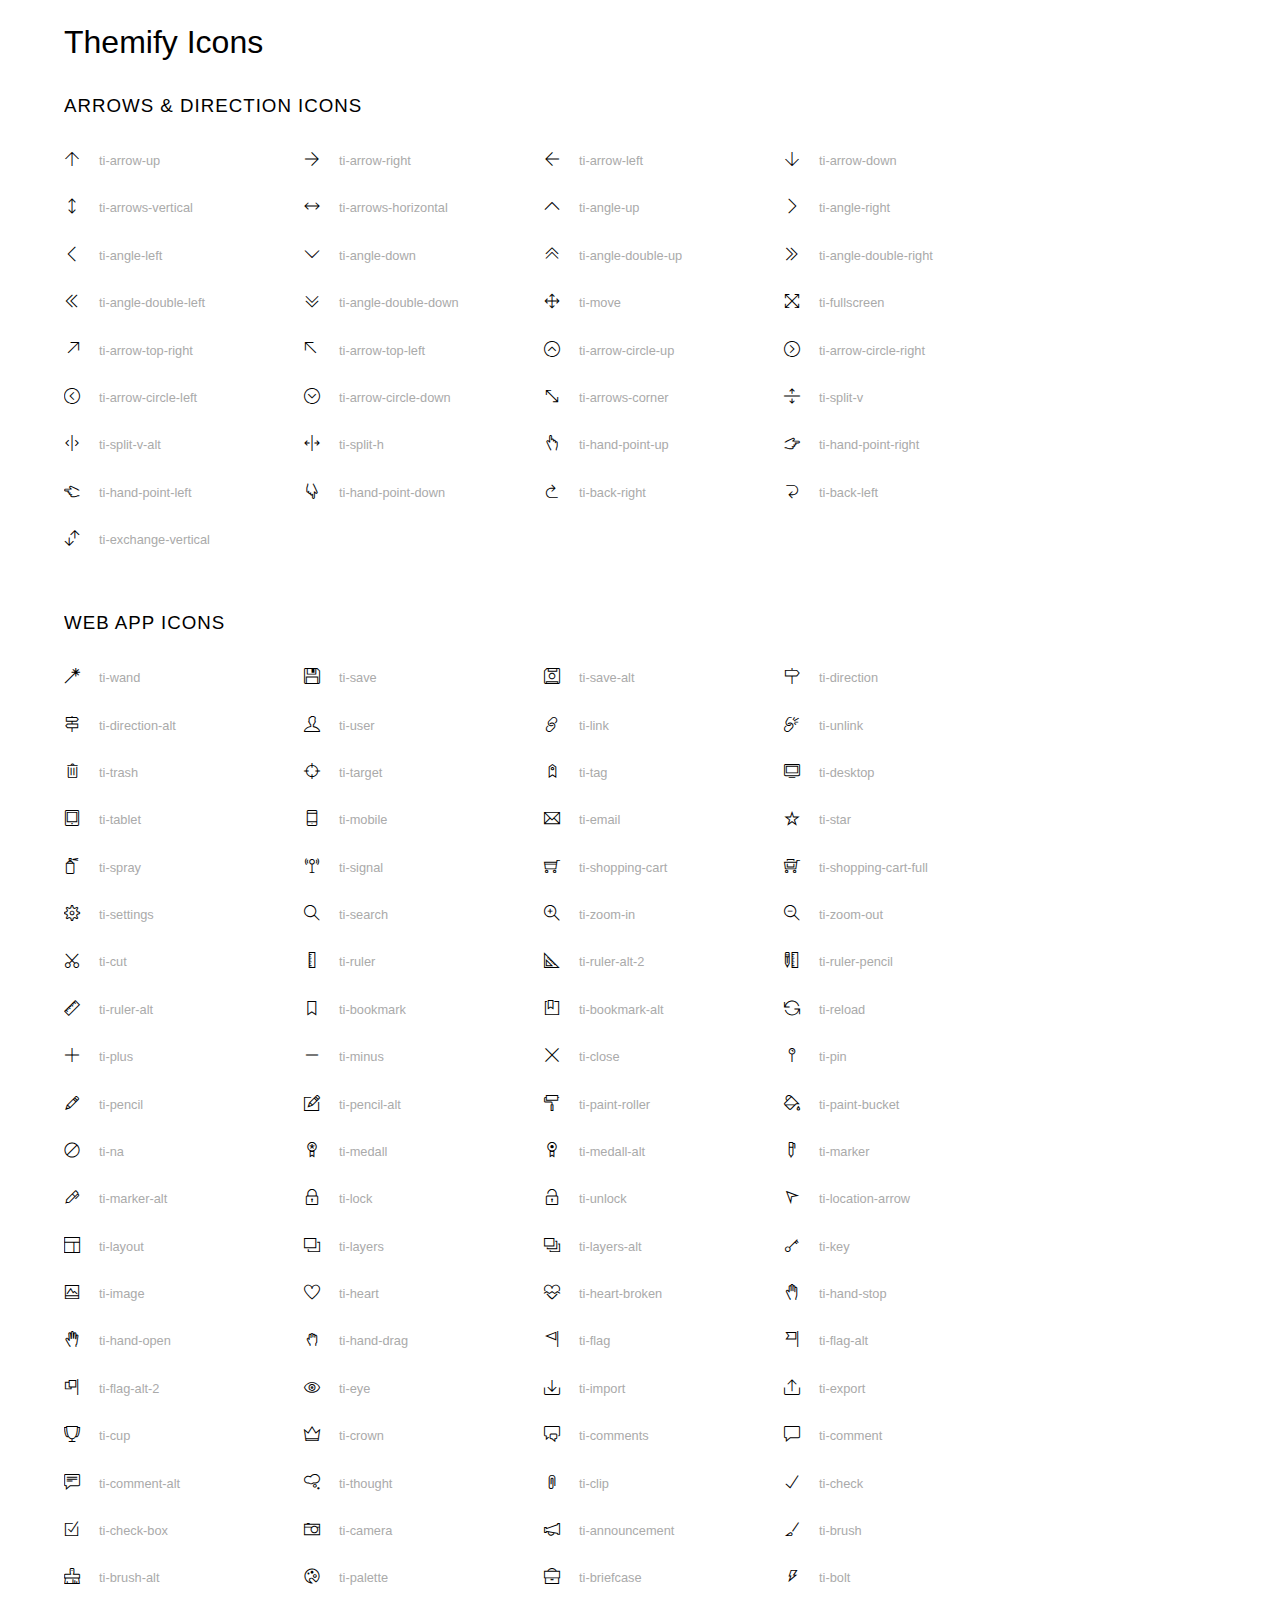
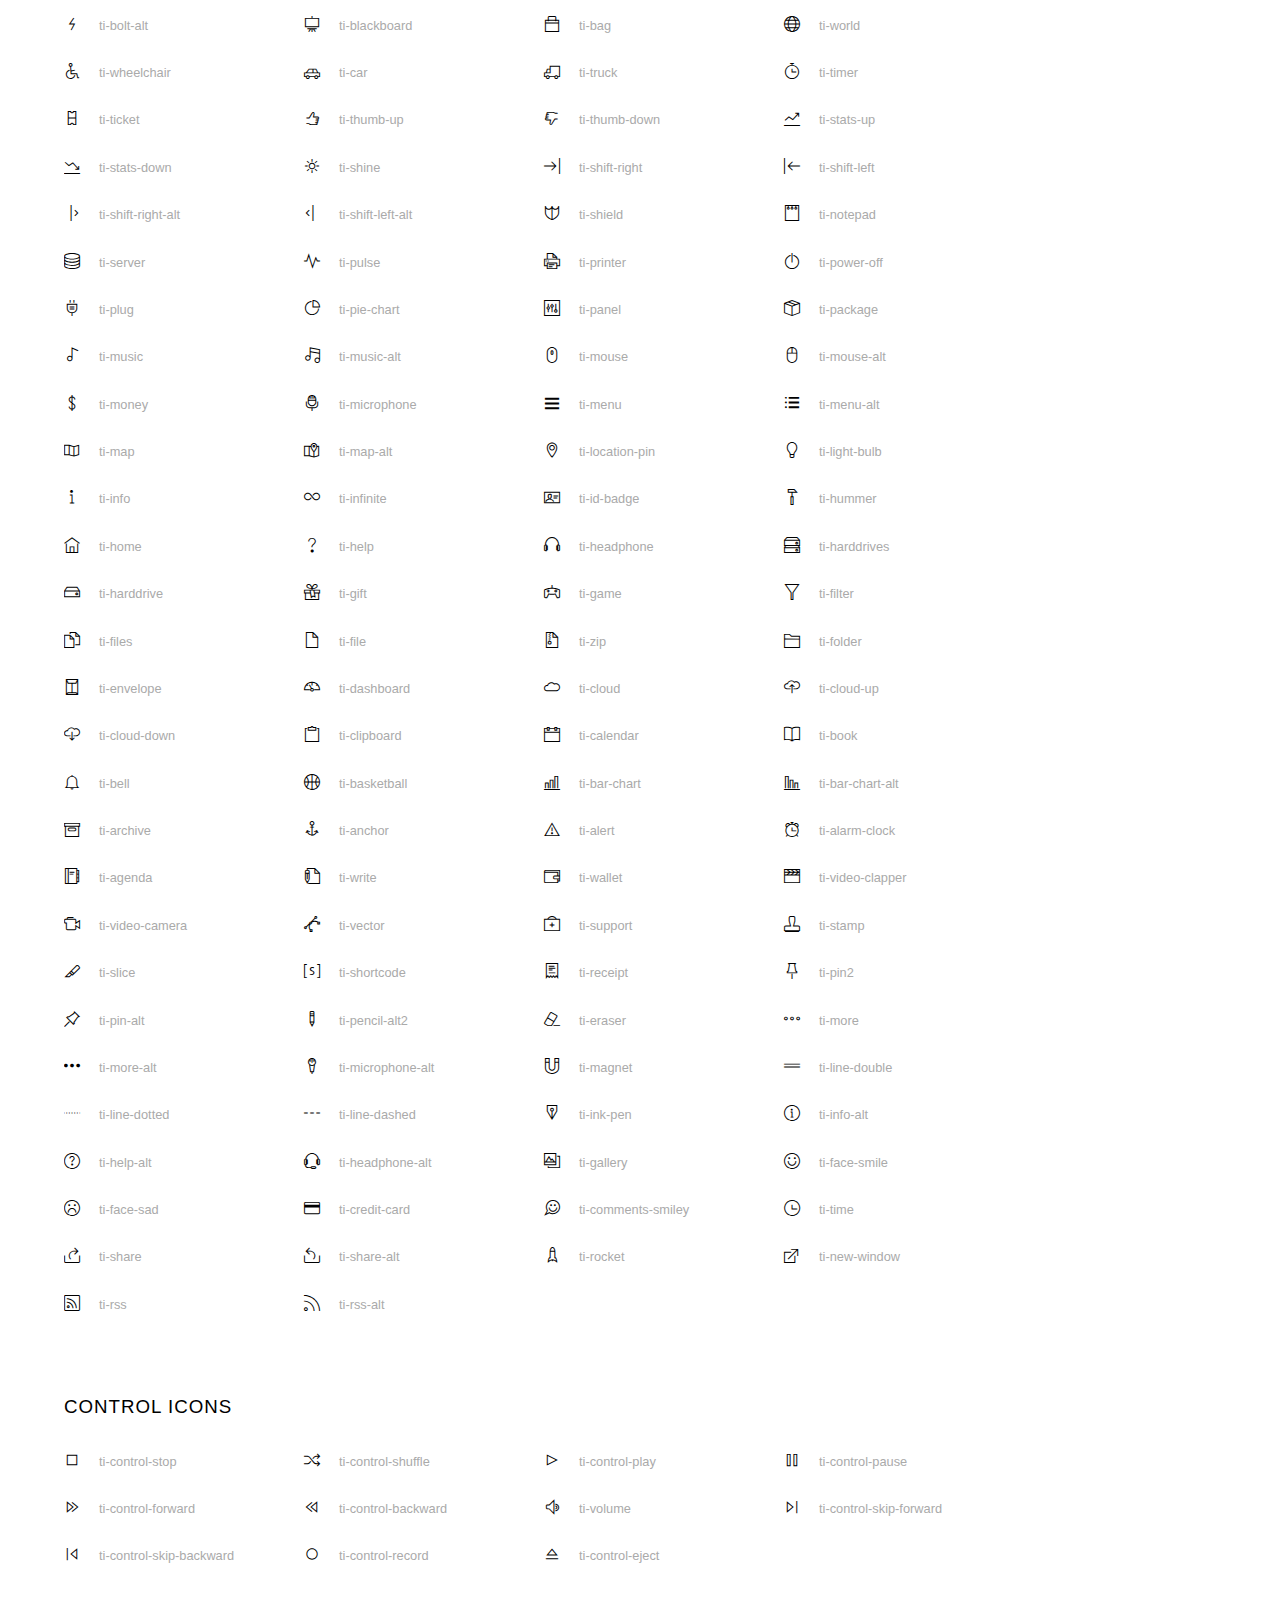
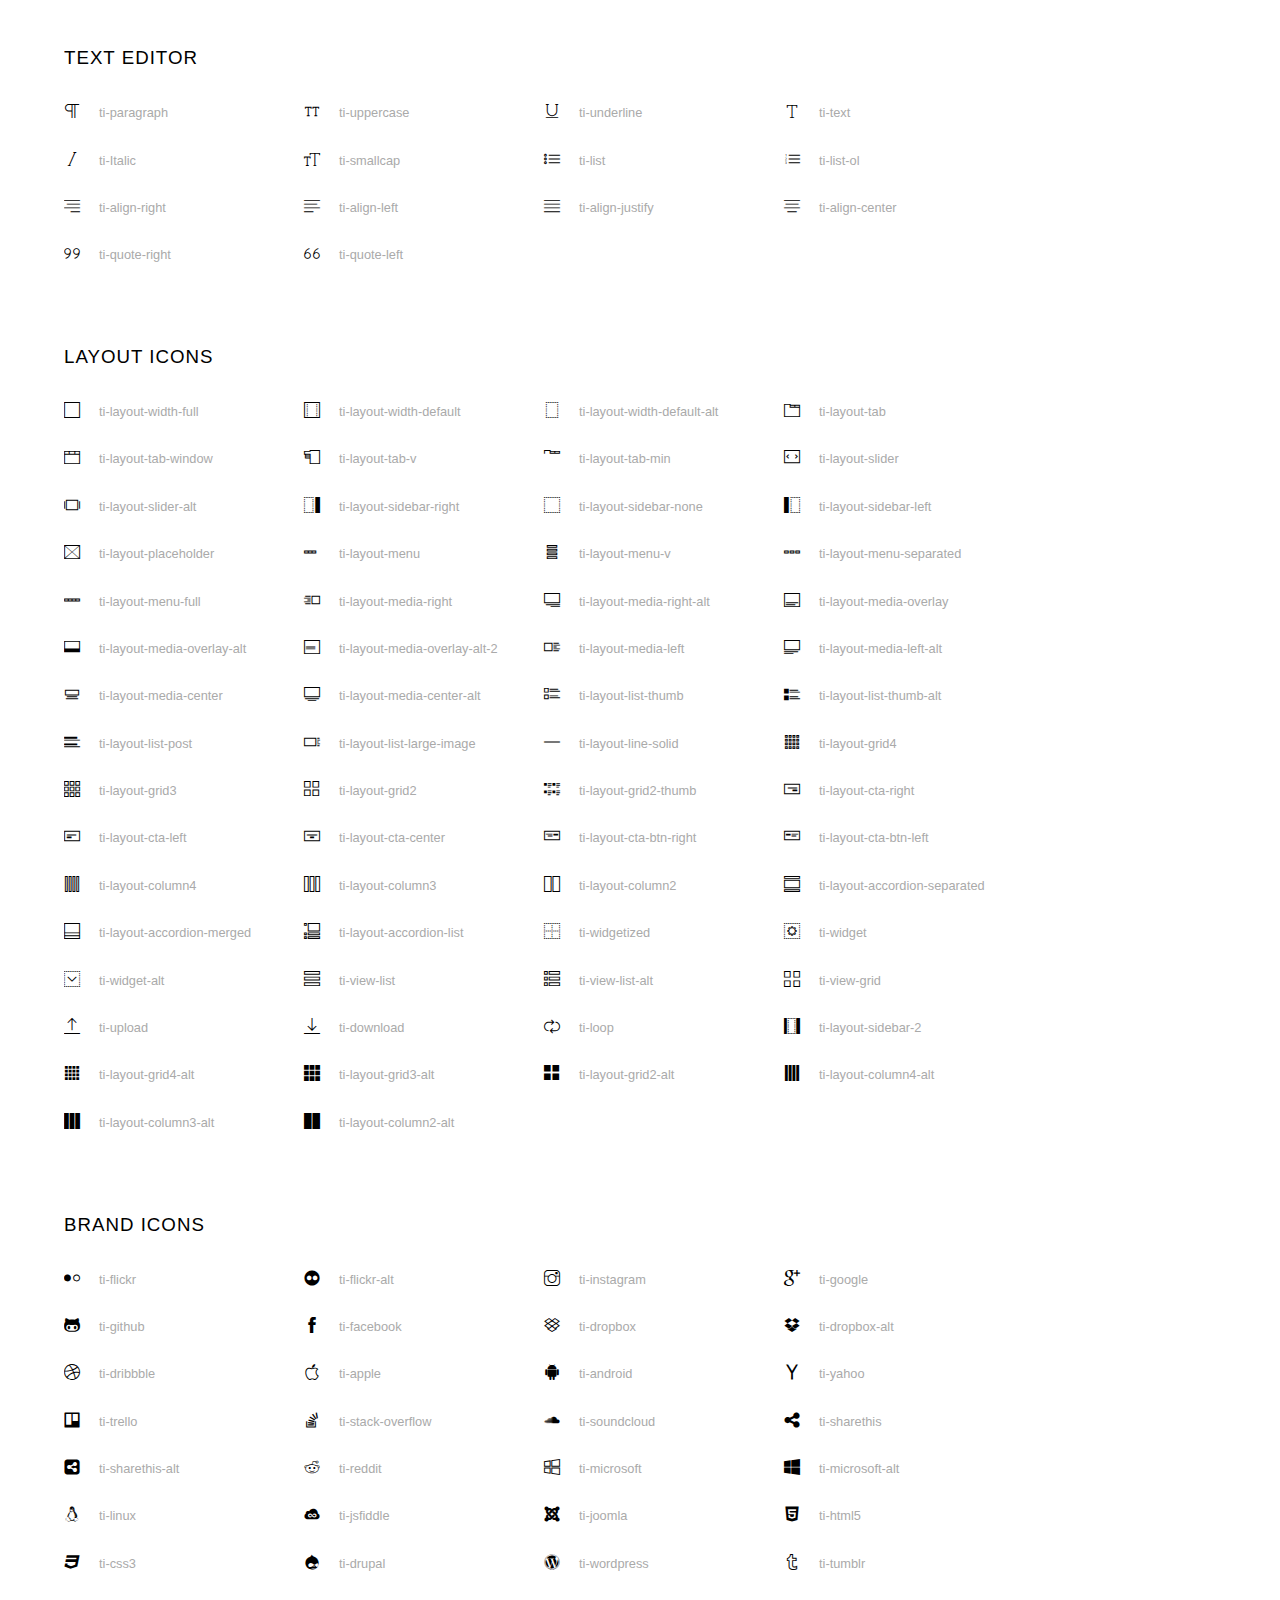
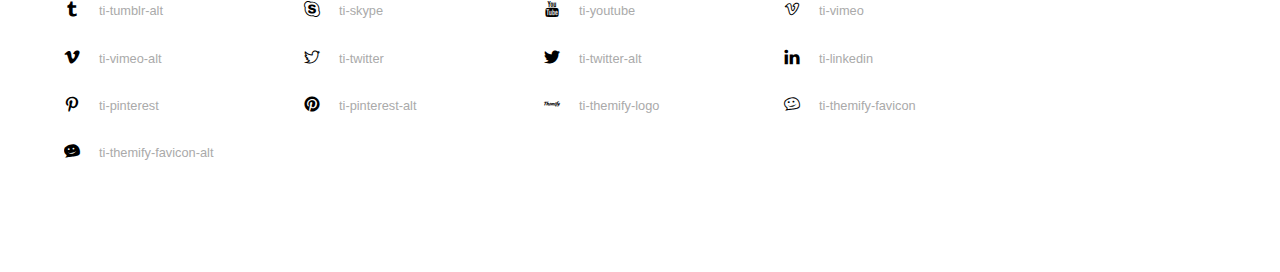
<file: Asp.net/FlowerShop/FlowerShop/Areas/Administrator/vendors/iconfonts/ti-icons/index.html>
<!doctype html>
<html>
<head>
	<meta charset="utf-8">
	<title>Themify Icon Font</title>
	<meta name="viewport" content="width=device-width">
	<link rel="stylesheet" href="demo-files/demo.css">
	<link rel="stylesheet" href="css/themify-icons.css">
	<!--[if lt IE 8]><!-->
	<link rel="stylesheet" href="ie7/ie7.css">
	<!--<![endif]-->
</head>
<body>
	<h1>Themify Icons</h1>

	<div class="icon-section">

		<div class="icon-section">
			<h3>Arrows &amp; Direction Icons </h3>

			<div class="icon-container">
				<span class="ti-arrow-up"></span><span class="icon-name"> ti-arrow-up</span>
			</div>
			<div class="icon-container">
				<span class="ti-arrow-right"></span><span class="icon-name"> ti-arrow-right</span>
			</div>
			<div class="icon-container">
				<span class="ti-arrow-left"></span><span class="icon-name"> ti-arrow-left</span>
			</div>
			<div class="icon-container">
				<span class="ti-arrow-down"></span><span class="icon-name"> ti-arrow-down</span>
			</div>
			<div class="icon-container">
				<span class="ti-arrows-vertical"></span><span class="icon-name"> ti-arrows-vertical</span>
			</div>
			<div class="icon-container">
				<span class="ti-arrows-horizontal"></span><span class="icon-name"> ti-arrows-horizontal</span>
			</div>
			<div class="icon-container">
				<span class="ti-angle-up"></span><span class="icon-name"> ti-angle-up</span>
			</div>
			<div class="icon-container">
				<span class="ti-angle-right"></span><span class="icon-name"> ti-angle-right</span>
			</div>
			<div class="icon-container">
				<span class="ti-angle-left"></span><span class="icon-name"> ti-angle-left</span>
			</div>
			<div class="icon-container">
				<span class="ti-angle-down"></span><span class="icon-name"> ti-angle-down</span>
			</div>	
			<div class="icon-container">
				<span class="ti-angle-double-up"></span><span class="icon-name"> ti-angle-double-up</span>
			</div>
			<div class="icon-container">
				<span class="ti-angle-double-right"></span><span class="icon-name"> ti-angle-double-right</span>
			</div>
			<div class="icon-container">
				<span class="ti-angle-double-left"></span><span class="icon-name"> ti-angle-double-left</span>
			</div>
			<div class="icon-container">
				<span class="ti-angle-double-down"></span><span class="icon-name"> ti-angle-double-down</span>
			</div>					
			<div class="icon-container">
				<span class="ti-move"></span><span class="icon-name"> ti-move</span>
			</div>
			<div class="icon-container">
				<span class="ti-fullscreen"></span><span class="icon-name"> ti-fullscreen</span>
			</div>
			<div class="icon-container">
				<span class="ti-arrow-top-right"></span><span class="icon-name"> ti-arrow-top-right</span>
			</div>
			<div class="icon-container">
				<span class="ti-arrow-top-left"></span><span class="icon-name"> ti-arrow-top-left</span>
			</div>
			<div class="icon-container">
				<span class="ti-arrow-circle-up"></span><span class="icon-name"> ti-arrow-circle-up</span>
			</div>
			<div class="icon-container">
				<span class="ti-arrow-circle-right"></span><span class="icon-name"> ti-arrow-circle-right</span>
			</div>
			<div class="icon-container">
				<span class="ti-arrow-circle-left"></span><span class="icon-name"> ti-arrow-circle-left</span>
			</div>
			<div class="icon-container">
				<span class="ti-arrow-circle-down"></span><span class="icon-name"> ti-arrow-circle-down</span>
			</div>
			<div class="icon-container">
				<span class="ti-arrows-corner"></span><span class="icon-name"> ti-arrows-corner</span>
			</div>
			<div class="icon-container">
				<span class="ti-split-v"></span><span class="icon-name"> ti-split-v</span>
			</div>

			<div class="icon-container">
				<span class="ti-split-v-alt"></span><span class="icon-name"> ti-split-v-alt</span>
			</div>
			<div class="icon-container">
				<span class="ti-split-h"></span><span class="icon-name"> ti-split-h</span>
			</div>
			<div class="icon-container">
				<span class="ti-hand-point-up"></span><span class="icon-name"> ti-hand-point-up</span>
			</div>
			<div class="icon-container">
				<span class="ti-hand-point-right"></span><span class="icon-name"> ti-hand-point-right</span>
			</div>
			<div class="icon-container">
				<span class="ti-hand-point-left"></span><span class="icon-name"> ti-hand-point-left</span>
			</div>
			<div class="icon-container">
				<span class="ti-hand-point-down"></span><span class="icon-name"> ti-hand-point-down</span>
			</div>
			<div class="icon-container">
				<span class="ti-back-right"></span><span class="icon-name"> ti-back-right</span>
			</div>
			<div class="icon-container">
				<span class="ti-back-left"></span><span class="icon-name"> ti-back-left</span>
			</div>
			<div class="icon-container">
				<span class="ti-exchange-vertical"></span><span class="icon-name"> ti-exchange-vertical</span>
			</div>

		</div> <!-- Arrows Icons -->



		<h3>Web App Icons</h3>
		
		<div class="icon-section">

			<div class="icon-container">
				<span class="ti-wand"></span><span class="icon-name"> ti-wand</span>
			</div>
			<div class="icon-container">
				<span class="ti-save"></span><span class="icon-name"> ti-save</span>
			</div>
			<div class="icon-container">
				<span class="ti-save-alt"></span><span class="icon-name"> ti-save-alt</span>
			</div>

			<div class="icon-container">
				<span class="ti-direction"></span><span class="icon-name"> ti-direction</span>
			</div>
			<div class="icon-container">
				<span class="ti-direction-alt"></span><span class="icon-name"> ti-direction-alt</span>
			</div>
			<div class="icon-container">
				<span class="ti-user"></span><span class="icon-name"> ti-user</span>
			</div>
			<div class="icon-container">
				<span class="ti-link"></span><span class="icon-name"> ti-link</span>
			</div>
			<div class="icon-container">
				<span class="ti-unlink"></span><span class="icon-name"> ti-unlink</span>
			</div>
			<div class="icon-container">
				<span class="ti-trash"></span><span class="icon-name"> ti-trash</span>
			</div>
			<div class="icon-container">
				<span class="ti-target"></span><span class="icon-name"> ti-target</span>
			</div>
			<div class="icon-container">
				<span class="ti-tag"></span><span class="icon-name"> ti-tag</span>
			</div>
			<div class="icon-container">
				<span class="ti-desktop"></span><span class="icon-name"> ti-desktop</span>
			</div>
			<div class="icon-container">
				<span class="ti-tablet"></span><span class="icon-name"> ti-tablet</span>
			</div>
			<div class="icon-container">
				<span class="ti-mobile"></span><span class="icon-name"> ti-mobile</span>
			</div>
			<div class="icon-container">
				<span class="ti-email"></span><span class="icon-name"> ti-email</span>
			</div>	
			<div class="icon-container">
				<span class="ti-star"></span><span class="icon-name"> ti-star</span>
			</div>
			<div class="icon-container">
				<span class="ti-spray"></span><span class="icon-name"> ti-spray</span>
			</div>
			<div class="icon-container">
				<span class="ti-signal"></span><span class="icon-name"> ti-signal</span>
			</div>
			<div class="icon-container">
				<span class="ti-shopping-cart"></span><span class="icon-name"> ti-shopping-cart</span>
			</div>
			<div class="icon-container">
				<span class="ti-shopping-cart-full"></span><span class="icon-name"> ti-shopping-cart-full</span>
			</div>
			<div class="icon-container">
				<span class="ti-settings"></span><span class="icon-name"> ti-settings</span>
			</div>
			<div class="icon-container">
				<span class="ti-search"></span><span class="icon-name"> ti-search</span>
			</div>
			<div class="icon-container">
				<span class="ti-zoom-in"></span><span class="icon-name"> ti-zoom-in</span>
			</div>
			<div class="icon-container">
				<span class="ti-zoom-out"></span><span class="icon-name"> ti-zoom-out</span>
			</div>
			<div class="icon-container">
				<span class="ti-cut"></span><span class="icon-name"> ti-cut</span>
			</div>
			<div class="icon-container">
				<span class="ti-ruler"></span><span class="icon-name"> ti-ruler</span>
			</div>
			<div class="icon-container">
				<span class="ti-ruler-alt-2"></span><span class="icon-name"> ti-ruler-alt-2</span>
			</div>			
			<div class="icon-container">
				<span class="ti-ruler-pencil"></span><span class="icon-name"> ti-ruler-pencil</span>
			</div>
			<div class="icon-container">
				<span class="ti-ruler-alt"></span><span class="icon-name"> ti-ruler-alt</span>
			</div>
			<div class="icon-container">
				<span class="ti-bookmark"></span><span class="icon-name"> ti-bookmark</span>
			</div>
			<div class="icon-container">
				<span class="ti-bookmark-alt"></span><span class="icon-name"> ti-bookmark-alt</span>
			</div>
			<div class="icon-container">
				<span class="ti-reload"></span><span class="icon-name"> ti-reload</span>
			</div>
			<div class="icon-container">
				<span class="ti-plus"></span><span class="icon-name"> ti-plus</span>
			</div>
			<div class="icon-container">
				<span class="ti-minus"></span><span class="icon-name"> ti-minus</span>
			</div>
			<div class="icon-container">
				<span class="ti-close"></span><span class="icon-name"> ti-close</span>
			</div>			
			<div class="icon-container">
				<span class="ti-pin"></span><span class="icon-name"> ti-pin</span>
			</div>
			<div class="icon-container">
				<span class="ti-pencil"></span><span class="icon-name"> ti-pencil</span>
			</div>
					
		  	<div class="icon-container">
				<span class="ti-pencil-alt"></span><span class="icon-name"> ti-pencil-alt</span>
			</div>
			<div class="icon-container">
				<span class="ti-paint-roller"></span><span class="icon-name"> ti-paint-roller</span>
			</div>
			<div class="icon-container">
				<span class="ti-paint-bucket"></span><span class="icon-name"> ti-paint-bucket</span>
			</div>
			<div class="icon-container">
				<span class="ti-na"></span><span class="icon-name"> ti-na</span>
			</div>
			<div class="icon-container">
				<span class="ti-medall"></span><span class="icon-name"> ti-medall</span>
			</div>
			<div class="icon-container">
				<span class="ti-medall-alt"></span><span class="icon-name"> ti-medall-alt</span>
			</div>
			<div class="icon-container">
				<span class="ti-marker"></span><span class="icon-name"> ti-marker</span>
			</div>
			<div class="icon-container">
				<span class="ti-marker-alt"></span><span class="icon-name"> ti-marker-alt</span>
			</div>

			<div class="icon-container">
				<span class="ti-lock"></span><span class="icon-name"> ti-lock</span>
			</div>
			<div class="icon-container">
				<span class="ti-unlock"></span><span class="icon-name"> ti-unlock</span>
			</div>
			<div class="icon-container">
				<span class="ti-location-arrow"></span><span class="icon-name"> ti-location-arrow</span>
			</div>
			<div class="icon-container">
				<span class="ti-layout"></span><span class="icon-name"> ti-layout</span>
			</div>
			<div class="icon-container">
				<span class="ti-layers"></span><span class="icon-name"> ti-layers</span>
			</div>
			<div class="icon-container">
				<span class="ti-layers-alt"></span><span class="icon-name"> ti-layers-alt</span>
			</div>
			<div class="icon-container">
				<span class="ti-key"></span><span class="icon-name"> ti-key</span>
			</div>
			<div class="icon-container">
				<span class="ti-image"></span><span class="icon-name"> ti-image</span>
			</div>
			<div class="icon-container">
				<span class="ti-heart"></span><span class="icon-name"> ti-heart</span>
			</div>
			<div class="icon-container">
				<span class="ti-heart-broken"></span><span class="icon-name"> ti-heart-broken</span>
			</div>
			<div class="icon-container">
				<span class="ti-hand-stop"></span><span class="icon-name"> ti-hand-stop</span>
			</div>
			<div class="icon-container">
				<span class="ti-hand-open"></span><span class="icon-name"> ti-hand-open</span>
			</div>
			<div class="icon-container">
				<span class="ti-hand-drag"></span><span class="icon-name"> ti-hand-drag</span>
			</div>
			<div class="icon-container">
				<span class="ti-flag"></span><span class="icon-name"> ti-flag</span>
			</div>
			<div class="icon-container">
				<span class="ti-flag-alt"></span><span class="icon-name"> ti-flag-alt</span>
			</div>
			<div class="icon-container">
				<span class="ti-flag-alt-2"></span><span class="icon-name"> ti-flag-alt-2</span>
			</div>
			<div class="icon-container">
				<span class="ti-eye"></span><span class="icon-name"> ti-eye</span>
			</div>
			<div class="icon-container">
				<span class="ti-import"></span><span class="icon-name"> ti-import</span>
			</div>			
			<div class="icon-container">
				<span class="ti-export"></span><span class="icon-name"> ti-export</span>
			</div>
			<div class="icon-container">
				<span class="ti-cup"></span><span class="icon-name"> ti-cup</span>
			</div>
			<div class="icon-container">
				<span class="ti-crown"></span><span class="icon-name"> ti-crown</span>
			</div>
			<div class="icon-container">
				<span class="ti-comments"></span><span class="icon-name"> ti-comments</span>
			</div>
			<div class="icon-container">
				<span class="ti-comment"></span><span class="icon-name"> ti-comment</span>
			</div>
			<div class="icon-container">
				<span class="ti-comment-alt"></span><span class="icon-name"> ti-comment-alt</span>
			</div>
			<div class="icon-container">
				<span class="ti-thought"></span><span class="icon-name"> ti-thought</span>
			</div>			
			<div class="icon-container">
				<span class="ti-clip"></span><span class="icon-name"> ti-clip</span>
			</div>

			<div class="icon-container">
				<span class="ti-check"></span><span class="icon-name"> ti-check</span>
			</div>
			<div class="icon-container">
				<span class="ti-check-box"></span><span class="icon-name"> ti-check-box</span>
			</div>
			<div class="icon-container">
				<span class="ti-camera"></span><span class="icon-name"> ti-camera</span>
			</div>
			<div class="icon-container">
				<span class="ti-announcement"></span><span class="icon-name"> ti-announcement</span>
			</div>
			<div class="icon-container">
				<span class="ti-brush"></span><span class="icon-name"> ti-brush</span>
			</div>
			<div class="icon-container">
				<span class="ti-brush-alt"></span><span class="icon-name"> ti-brush-alt</span>
			</div>
			<div class="icon-container">
				<span class="ti-palette"></span><span class="icon-name"> ti-palette</span>
			</div>			
			<div class="icon-container">
				<span class="ti-briefcase"></span><span class="icon-name"> ti-briefcase</span>
			</div>
			<div class="icon-container">
				<span class="ti-bolt"></span><span class="icon-name"> ti-bolt</span>
			</div>
			<div class="icon-container">
				<span class="ti-bolt-alt"></span><span class="icon-name"> ti-bolt-alt</span>
			</div>
			<div class="icon-container">
				<span class="ti-blackboard"></span><span class="icon-name"> ti-blackboard</span>
			</div>
			<div class="icon-container">
				<span class="ti-bag"></span><span class="icon-name"> ti-bag</span>
			</div>
			<div class="icon-container">
				<span class="ti-world"></span><span class="icon-name"> ti-world</span>
			</div>
			<div class="icon-container">
				<span class="ti-wheelchair"></span><span class="icon-name"> ti-wheelchair</span>
			</div>
			<div class="icon-container">
				<span class="ti-car"></span><span class="icon-name"> ti-car</span>
			</div>
			<div class="icon-container">
				<span class="ti-truck"></span><span class="icon-name"> ti-truck</span>
			</div>
			<div class="icon-container">
				<span class="ti-timer"></span><span class="icon-name"> ti-timer</span>
			</div>
			<div class="icon-container">
				<span class="ti-ticket"></span><span class="icon-name"> ti-ticket</span>
			</div>
			<div class="icon-container">
				<span class="ti-thumb-up"></span><span class="icon-name"> ti-thumb-up</span>
			</div>
			<div class="icon-container">
				<span class="ti-thumb-down"></span><span class="icon-name"> ti-thumb-down</span>
			</div>

			<div class="icon-container">
				<span class="ti-stats-up"></span><span class="icon-name"> ti-stats-up</span>
			</div>
			<div class="icon-container">
				<span class="ti-stats-down"></span><span class="icon-name"> ti-stats-down</span>
			</div>
			<div class="icon-container">
				<span class="ti-shine"></span><span class="icon-name"> ti-shine</span>
			</div>
			<div class="icon-container">
				<span class="ti-shift-right"></span><span class="icon-name"> ti-shift-right</span>
			</div>
			<div class="icon-container">
				<span class="ti-shift-left"></span><span class="icon-name"> ti-shift-left</span>
			</div>

			<div class="icon-container">
				<span class="ti-shift-right-alt"></span><span class="icon-name"> ti-shift-right-alt</span>
			</div>
			<div class="icon-container">
				<span class="ti-shift-left-alt"></span><span class="icon-name"> ti-shift-left-alt</span>
			</div>
			<div class="icon-container">
				<span class="ti-shield"></span><span class="icon-name"> ti-shield</span>
			</div>
			<div class="icon-container">
				<span class="ti-notepad"></span><span class="icon-name"> ti-notepad</span>
			</div>
			<div class="icon-container">
				<span class="ti-server"></span><span class="icon-name"> ti-server</span>
			</div>

			<div class="icon-container">
				<span class="ti-pulse"></span><span class="icon-name"> ti-pulse</span>
			</div>
			<div class="icon-container">
				<span class="ti-printer"></span><span class="icon-name"> ti-printer</span>
			</div>
			<div class="icon-container">
				<span class="ti-power-off"></span><span class="icon-name"> ti-power-off</span>
			</div>
			<div class="icon-container">
				<span class="ti-plug"></span><span class="icon-name"> ti-plug</span>
			</div>
			<div class="icon-container">
				<span class="ti-pie-chart"></span><span class="icon-name"> ti-pie-chart</span>
			</div>

			<div class="icon-container">
				<span class="ti-panel"></span><span class="icon-name"> ti-panel</span>
			</div>
			<div class="icon-container">
				<span class="ti-package"></span><span class="icon-name"> ti-package</span>
			</div>
			<div class="icon-container">
				<span class="ti-music"></span><span class="icon-name"> ti-music</span>
			</div>
			<div class="icon-container">
				<span class="ti-music-alt"></span><span class="icon-name"> ti-music-alt</span>
			</div>
			<div class="icon-container">
				<span class="ti-mouse"></span><span class="icon-name"> ti-mouse</span>
			</div>
			<div class="icon-container">
				<span class="ti-mouse-alt"></span><span class="icon-name"> ti-mouse-alt</span>
			</div>
			<div class="icon-container">
				<span class="ti-money"></span><span class="icon-name"> ti-money</span>
			</div>
			<div class="icon-container">
				<span class="ti-microphone"></span><span class="icon-name"> ti-microphone</span>
			</div>
			<div class="icon-container">
				<span class="ti-menu"></span><span class="icon-name"> ti-menu</span>
			</div>
			<div class="icon-container">
				<span class="ti-menu-alt"></span><span class="icon-name"> ti-menu-alt</span>
			</div>
			<div class="icon-container">
				<span class="ti-map"></span><span class="icon-name"> ti-map</span>
			</div>
			<div class="icon-container">
				<span class="ti-map-alt"></span><span class="icon-name"> ti-map-alt</span>
			</div>

			<div class="icon-container">
				<span class="ti-location-pin"></span><span class="icon-name"> ti-location-pin</span>
			</div>

			<div class="icon-container">
				<span class="ti-light-bulb"></span><span class="icon-name"> ti-light-bulb</span>
			</div>
			<div class="icon-container">
				<span class="ti-info"></span><span class="icon-name"> ti-info</span>
			</div>
			<div class="icon-container">
				<span class="ti-infinite"></span><span class="icon-name"> ti-infinite</span>
			</div>
			<div class="icon-container">
				<span class="ti-id-badge"></span><span class="icon-name"> ti-id-badge</span>
			</div>
			<div class="icon-container">
				<span class="ti-hummer"></span><span class="icon-name"> ti-hummer</span>
			</div>
			<div class="icon-container">
				<span class="ti-home"></span><span class="icon-name"> ti-home</span>
			</div>
			<div class="icon-container">
				<span class="ti-help"></span><span class="icon-name"> ti-help</span>
			</div>
			<div class="icon-container">
				<span class="ti-headphone"></span><span class="icon-name"> ti-headphone</span>
			</div>
			<div class="icon-container">
				<span class="ti-harddrives"></span><span class="icon-name"> ti-harddrives</span>
			</div>
			<div class="icon-container">
				<span class="ti-harddrive"></span><span class="icon-name"> ti-harddrive</span>
			</div>
			<div class="icon-container">
				<span class="ti-gift"></span><span class="icon-name"> ti-gift</span>
			</div>
			<div class="icon-container">
				<span class="ti-game"></span><span class="icon-name"> ti-game</span>
			</div>
			<div class="icon-container">
				<span class="ti-filter"></span><span class="icon-name"> ti-filter</span>
			</div>
			<div class="icon-container">
				<span class="ti-files"></span><span class="icon-name"> ti-files</span>
			</div>
			<div class="icon-container">
				<span class="ti-file"></span><span class="icon-name"> ti-file</span>
			</div>
			<div class="icon-container">
				<span class="ti-zip"></span><span class="icon-name"> ti-zip</span>
			</div>
			<div class="icon-container">
				<span class="ti-folder"></span><span class="icon-name"> ti-folder</span>
			</div>			
			<div class="icon-container">
				<span class="ti-envelope"></span><span class="icon-name"> ti-envelope</span>
			</div>


			<div class="icon-container">
				<span class="ti-dashboard"></span><span class="icon-name"> ti-dashboard</span>
			</div>
			<div class="icon-container">
				<span class="ti-cloud"></span><span class="icon-name"> ti-cloud</span>
			</div>
			<div class="icon-container">
				<span class="ti-cloud-up"></span><span class="icon-name"> ti-cloud-up</span>
			</div>
			<div class="icon-container">
				<span class="ti-cloud-down"></span><span class="icon-name"> ti-cloud-down</span>
			</div>
			<div class="icon-container">
				<span class="ti-clipboard"></span><span class="icon-name"> ti-clipboard</span>
			</div>
			<div class="icon-container">
				<span class="ti-calendar"></span><span class="icon-name"> ti-calendar</span>
			</div>
			<div class="icon-container">
				<span class="ti-book"></span><span class="icon-name"> ti-book</span>
			</div>
			<div class="icon-container">
				<span class="ti-bell"></span><span class="icon-name"> ti-bell</span>
			</div>
			<div class="icon-container">
				<span class="ti-basketball"></span><span class="icon-name"> ti-basketball</span>
			</div>
			<div class="icon-container">
				<span class="ti-bar-chart"></span><span class="icon-name"> ti-bar-chart</span>
			</div>
			<div class="icon-container">
				<span class="ti-bar-chart-alt"></span><span class="icon-name"> ti-bar-chart-alt</span>
			</div>


			<div class="icon-container">
				<span class="ti-archive"></span><span class="icon-name"> ti-archive</span>
			</div>
			<div class="icon-container">
				<span class="ti-anchor"></span><span class="icon-name"> ti-anchor</span>
			</div>

			<div class="icon-container">
				<span class="ti-alert"></span><span class="icon-name"> ti-alert</span>
			</div>
			<div class="icon-container">
				<span class="ti-alarm-clock"></span><span class="icon-name"> ti-alarm-clock</span>
			</div>
			<div class="icon-container">
				<span class="ti-agenda"></span><span class="icon-name"> ti-agenda</span>
			</div>
			<div class="icon-container">
				<span class="ti-write"></span><span class="icon-name"> ti-write</span>
			</div>

			<div class="icon-container">
				<span class="ti-wallet"></span><span class="icon-name"> ti-wallet</span>
			</div>
			<div class="icon-container">
				<span class="ti-video-clapper"></span><span class="icon-name"> ti-video-clapper</span>
			</div>
			<div class="icon-container">
				<span class="ti-video-camera"></span><span class="icon-name"> ti-video-camera</span>
			</div>
			<div class="icon-container">
				<span class="ti-vector"></span><span class="icon-name"> ti-vector</span>
			</div>

			<div class="icon-container">
				<span class="ti-support"></span><span class="icon-name"> ti-support</span>
			</div>
			<div class="icon-container">
				<span class="ti-stamp"></span><span class="icon-name"> ti-stamp</span>
			</div>
			<div class="icon-container">
				<span class="ti-slice"></span><span class="icon-name"> ti-slice</span>
			</div>
			<div class="icon-container">
				<span class="ti-shortcode"></span><span class="icon-name"> ti-shortcode</span>
			</div>
			<div class="icon-container">
				<span class="ti-receipt"></span><span class="icon-name"> ti-receipt</span>
			</div>
			<div class="icon-container">
				<span class="ti-pin2"></span><span class="icon-name"> ti-pin2</span>
			</div>
			<div class="icon-container">
				<span class="ti-pin-alt"></span><span class="icon-name"> ti-pin-alt</span>
			</div>
			<div class="icon-container">
				<span class="ti-pencil-alt2"></span><span class="icon-name"> ti-pencil-alt2</span>
			</div>
			<div class="icon-container">
				<span class="ti-eraser"></span><span class="icon-name"> ti-eraser</span>
			</div>			
			<div class="icon-container">
				<span class="ti-more"></span><span class="icon-name"> ti-more</span>
			</div>
			<div class="icon-container">
				<span class="ti-more-alt"></span><span class="icon-name"> ti-more-alt</span>
			</div>
			<div class="icon-container">
				<span class="ti-microphone-alt"></span><span class="icon-name"> ti-microphone-alt</span>
			</div>
			<div class="icon-container">
				<span class="ti-magnet"></span><span class="icon-name"> ti-magnet</span>
			</div>
			<div class="icon-container">
				<span class="ti-line-double"></span><span class="icon-name"> ti-line-double</span>
			</div>
			<div class="icon-container">
				<span class="ti-line-dotted"></span><span class="icon-name"> ti-line-dotted</span>
			</div>
			<div class="icon-container">
				<span class="ti-line-dashed"></span><span class="icon-name"> ti-line-dashed</span>
			</div>

			<div class="icon-container">
				<span class="ti-ink-pen"></span><span class="icon-name"> ti-ink-pen</span>
			</div>
			<div class="icon-container">
				<span class="ti-info-alt"></span><span class="icon-name"> ti-info-alt</span>
			</div>
			<div class="icon-container">
				<span class="ti-help-alt"></span><span class="icon-name"> ti-help-alt</span>
			</div>
			<div class="icon-container">
				<span class="ti-headphone-alt"></span><span class="icon-name"> ti-headphone-alt</span>
			</div>

			<div class="icon-container">
				<span class="ti-gallery"></span><span class="icon-name"> ti-gallery</span>
			</div>
			<div class="icon-container">
				<span class="ti-face-smile"></span><span class="icon-name"> ti-face-smile</span>
			</div>
			<div class="icon-container">
				<span class="ti-face-sad"></span><span class="icon-name"> ti-face-sad</span>
			</div>
			<div class="icon-container">
				<span class="ti-credit-card"></span><span class="icon-name"> ti-credit-card</span>
			</div>
			<div class="icon-container">
				<span class="ti-comments-smiley"></span><span class="icon-name"> ti-comments-smiley</span>
			</div>
			<div class="icon-container">
				<span class="ti-time"></span><span class="icon-name"> ti-time</span>
			</div>
			<div class="icon-container">
				<span class="ti-share"></span><span class="icon-name"> ti-share</span>
			</div>
			<div class="icon-container">
				<span class="ti-share-alt"></span><span class="icon-name"> ti-share-alt</span>
			</div>
			<div class="icon-container">
				<span class="ti-rocket"></span><span class="icon-name"> ti-rocket</span>
			</div>

			<div class="icon-container">
				<span class="ti-new-window"></span><span class="icon-name"> ti-new-window</span>
			</div>

			<div class="icon-container">
				<span class="ti-rss"></span><span class="icon-name"> ti-rss</span>
			</div>

			<div class="icon-container">
				<span class="ti-rss-alt"></span><span class="icon-name"> ti-rss-alt</span>
			</div>
			
		</div><!-- Web App Icons -->


		<div class="icon-section">
			<h3>Control Icons</h3>
			<div class="icon-container">
				<span class="ti-control-stop"></span><span class="icon-name"> ti-control-stop</span>
			</div>
			<div class="icon-container">
				<span class="ti-control-shuffle"></span><span class="icon-name"> ti-control-shuffle</span>
			</div>
			<div class="icon-container">
				<span class="ti-control-play"></span><span class="icon-name"> ti-control-play</span>
			</div>
			<div class="icon-container">
				<span class="ti-control-pause"></span><span class="icon-name"> ti-control-pause</span>
			</div>
			<div class="icon-container">
				<span class="ti-control-forward"></span><span class="icon-name"> ti-control-forward</span>
			</div>
			<div class="icon-container">
				<span class="ti-control-backward"></span><span class="icon-name"> ti-control-backward</span>
			</div>	
			<div class="icon-container">
				<span class="ti-volume"></span><span class="icon-name"> ti-volume</span>
			</div>
			<div class="icon-container">
				<span class="ti-control-skip-forward"></span><span class="icon-name"> ti-control-skip-forward</span>
			</div>
			<div class="icon-container">
				<span class="ti-control-skip-backward"></span><span class="icon-name"> ti-control-skip-backward</span>
			</div>
			<div class="icon-container">
				<span class="ti-control-record"></span><span class="icon-name"> ti-control-record</span>
			</div>
			<div class="icon-container">
				<span class="ti-control-eject"></span><span class="icon-name"> ti-control-eject</span>
			</div>			
		</div> <!-- Control Icons -->


		<div class="icon-section">
			<h3>Text Editor</h3>

			<div class="icon-container">
				<span class="ti-paragraph"></span><span class="icon-name"> ti-paragraph</span>
			</div>
			<div class="icon-container">
				<span class="ti-uppercase"></span><span class="icon-name"> ti-uppercase</span>
			</div>

			<div class="icon-container">
				<span class="ti-underline"></span><span class="icon-name"> ti-underline</span>
			</div>
			<div class="icon-container">
				<span class="ti-text"></span><span class="icon-name"> ti-text</span>
			</div>
			<div class="icon-container">
				<span class="ti-Italic"></span><span class="icon-name"> ti-Italic</span>
			</div>
			<div class="icon-container">
				<span class="ti-smallcap"></span><span class="icon-name"> ti-smallcap</span>
			</div>
			<div class="icon-container">
				<span class="ti-list"></span><span class="icon-name"> ti-list</span>
			</div>
			<div class="icon-container">
				<span class="ti-list-ol"></span><span class="icon-name"> ti-list-ol</span>
			</div>
			<div class="icon-container">
				<span class="ti-align-right"></span><span class="icon-name"> ti-align-right</span>
			</div>
			<div class="icon-container">
				<span class="ti-align-left"></span><span class="icon-name"> ti-align-left</span>
			</div>
			<div class="icon-container">
				<span class="ti-align-justify"></span><span class="icon-name"> ti-align-justify</span>
			</div>
			<div class="icon-container">
				<span class="ti-align-center"></span><span class="icon-name"> ti-align-center</span>
			</div>
			<div class="icon-container">
				<span class="ti-quote-right"></span><span class="icon-name"> ti-quote-right</span>
			</div>
			<div class="icon-container">
				<span class="ti-quote-left"></span><span class="icon-name"> ti-quote-left</span>
			</div>

		</div> <!-- Text Editor -->



		<div class="icon-section">
			<h3>Layout Icons</h3>
			<div class="icon-container">
				<span class="ti-layout-width-full"></span><span class="icon-name"> ti-layout-width-full</span>
			</div>
			<div class="icon-container">
				<span class="ti-layout-width-default"></span><span class="icon-name"> ti-layout-width-default</span>
			</div>
			<div class="icon-container">
				<span class="ti-layout-width-default-alt"></span><span class="icon-name"> ti-layout-width-default-alt</span>
			</div>
			<div class="icon-container">
				<span class="ti-layout-tab"></span><span class="icon-name"> ti-layout-tab</span>
			</div>
			<div class="icon-container">
				<span class="ti-layout-tab-window"></span><span class="icon-name"> ti-layout-tab-window</span>
			</div>
			<div class="icon-container">
				<span class="ti-layout-tab-v"></span><span class="icon-name"> ti-layout-tab-v</span>
			</div>
			<div class="icon-container">
				<span class="ti-layout-tab-min"></span><span class="icon-name"> ti-layout-tab-min</span>
			</div>
			<div class="icon-container">
				<span class="ti-layout-slider"></span><span class="icon-name"> ti-layout-slider</span>
			</div>
			<div class="icon-container">
				<span class="ti-layout-slider-alt"></span><span class="icon-name"> ti-layout-slider-alt</span>
			</div>
			<div class="icon-container">
				<span class="ti-layout-sidebar-right"></span><span class="icon-name"> ti-layout-sidebar-right</span>
			</div>
			<div class="icon-container">
				<span class="ti-layout-sidebar-none"></span><span class="icon-name"> ti-layout-sidebar-none</span>
			</div>
			<div class="icon-container">
				<span class="ti-layout-sidebar-left"></span><span class="icon-name"> ti-layout-sidebar-left</span>
			</div>
			<div class="icon-container">
				<span class="ti-layout-placeholder"></span><span class="icon-name"> ti-layout-placeholder</span>
			</div>
			<div class="icon-container">
				<span class="ti-layout-menu"></span><span class="icon-name"> ti-layout-menu</span>
			</div>
			<div class="icon-container">
				<span class="ti-layout-menu-v"></span><span class="icon-name"> ti-layout-menu-v</span>
			</div>
			<div class="icon-container">
				<span class="ti-layout-menu-separated"></span><span class="icon-name"> ti-layout-menu-separated</span>
			</div>
			<div class="icon-container">
				<span class="ti-layout-menu-full"></span><span class="icon-name"> ti-layout-menu-full</span>
			</div>
			<div class="icon-container">
				<span class="ti-layout-media-right"></span><span class="icon-name"> ti-layout-media-right</span>
			</div>
			<div class="icon-container">
				<span class="ti-layout-media-right-alt"></span><span class="icon-name"> ti-layout-media-right-alt</span>
			</div>
			<div class="icon-container">
				<span class="ti-layout-media-overlay"></span><span class="icon-name"> ti-layout-media-overlay</span>
			</div>
			<div class="icon-container">
				<span class="ti-layout-media-overlay-alt"></span><span class="icon-name"> ti-layout-media-overlay-alt</span>
			</div>
			<div class="icon-container">
				<span class="ti-layout-media-overlay-alt-2"></span><span class="icon-name"> ti-layout-media-overlay-alt-2</span>
			</div>
			<div class="icon-container">
				<span class="ti-layout-media-left"></span><span class="icon-name"> ti-layout-media-left</span>
			</div>
			<div class="icon-container">
				<span class="ti-layout-media-left-alt"></span><span class="icon-name"> ti-layout-media-left-alt</span>
			</div>
			<div class="icon-container">
				<span class="ti-layout-media-center"></span><span class="icon-name"> ti-layout-media-center</span>
			</div>
			<div class="icon-container">
				<span class="ti-layout-media-center-alt"></span><span class="icon-name"> ti-layout-media-center-alt</span>
			</div>
			<div class="icon-container">
				<span class="ti-layout-list-thumb"></span><span class="icon-name"> ti-layout-list-thumb</span>
			</div>
			<div class="icon-container">
				<span class="ti-layout-list-thumb-alt"></span><span class="icon-name"> ti-layout-list-thumb-alt</span>
			</div>
			<div class="icon-container">
				<span class="ti-layout-list-post"></span><span class="icon-name"> ti-layout-list-post</span>
			</div>
			<div class="icon-container">
				<span class="ti-layout-list-large-image"></span><span class="icon-name"> ti-layout-list-large-image</span>
			</div>
			<div class="icon-container">
				<span class="ti-layout-line-solid"></span><span class="icon-name"> ti-layout-line-solid</span>
			</div>
			<div class="icon-container">
				<span class="ti-layout-grid4"></span><span class="icon-name"> ti-layout-grid4</span>
			</div>
			<div class="icon-container">
				<span class="ti-layout-grid3"></span><span class="icon-name"> ti-layout-grid3</span>
			</div>
			<div class="icon-container">
				<span class="ti-layout-grid2"></span><span class="icon-name"> ti-layout-grid2</span>
			</div>
			<div class="icon-container">
				<span class="ti-layout-grid2-thumb"></span><span class="icon-name"> ti-layout-grid2-thumb</span>
			</div>
			<div class="icon-container">
				<span class="ti-layout-cta-right"></span><span class="icon-name"> ti-layout-cta-right</span>
			</div>
			<div class="icon-container">
				<span class="ti-layout-cta-left"></span><span class="icon-name"> ti-layout-cta-left</span>
			</div>
			<div class="icon-container">
				<span class="ti-layout-cta-center"></span><span class="icon-name"> ti-layout-cta-center</span>
			</div>
			<div class="icon-container">
				<span class="ti-layout-cta-btn-right"></span><span class="icon-name"> ti-layout-cta-btn-right</span>
			</div>
			<div class="icon-container">
				<span class="ti-layout-cta-btn-left"></span><span class="icon-name"> ti-layout-cta-btn-left</span>
			</div>
			<div class="icon-container">
				<span class="ti-layout-column4"></span><span class="icon-name"> ti-layout-column4</span>
			</div>
			<div class="icon-container">
				<span class="ti-layout-column3"></span><span class="icon-name"> ti-layout-column3</span>
			</div>
			<div class="icon-container">
				<span class="ti-layout-column2"></span><span class="icon-name"> ti-layout-column2</span>
			</div>
			<div class="icon-container">
				<span class="ti-layout-accordion-separated"></span><span class="icon-name"> ti-layout-accordion-separated</span>
			</div>
			<div class="icon-container">
				<span class="ti-layout-accordion-merged"></span><span class="icon-name"> ti-layout-accordion-merged</span>
			</div>
			<div class="icon-container">
				<span class="ti-layout-accordion-list"></span><span class="icon-name"> ti-layout-accordion-list</span>
			</div>
			<div class="icon-container">
				<span class="ti-widgetized"></span><span class="icon-name"> ti-widgetized</span>
			</div>
			<div class="icon-container">
				<span class="ti-widget"></span><span class="icon-name"> ti-widget</span>
			</div>
			<div class="icon-container">
				<span class="ti-widget-alt"></span><span class="icon-name"> ti-widget-alt</span>
			</div>
			<div class="icon-container">
				<span class="ti-view-list"></span><span class="icon-name"> ti-view-list</span>
			</div>
			<div class="icon-container">
				<span class="ti-view-list-alt"></span><span class="icon-name"> ti-view-list-alt</span>
			</div>
			<div class="icon-container">
				<span class="ti-view-grid"></span><span class="icon-name"> ti-view-grid</span>
			</div>
			<div class="icon-container">
				<span class="ti-upload"></span><span class="icon-name"> ti-upload</span>
			</div>
			<div class="icon-container">
				<span class="ti-download"></span><span class="icon-name"> ti-download</span>
			</div>	
			<div class="icon-container">
				<span class="ti-loop"></span><span class="icon-name"> ti-loop</span>
			</div>
			<div class="icon-container">
				<span class="ti-layout-sidebar-2"></span><span class="icon-name"> ti-layout-sidebar-2</span>
			</div>
			<div class="icon-container">
				<span class="ti-layout-grid4-alt"></span><span class="icon-name"> ti-layout-grid4-alt</span>
			</div>
			<div class="icon-container">
				<span class="ti-layout-grid3-alt"></span><span class="icon-name"> ti-layout-grid3-alt</span>
			</div>
			<div class="icon-container">
				<span class="ti-layout-grid2-alt"></span><span class="icon-name"> ti-layout-grid2-alt</span>
			</div>
			<div class="icon-container">
				<span class="ti-layout-column4-alt"></span><span class="icon-name"> ti-layout-column4-alt</span>
			</div>
			<div class="icon-container">
				<span class="ti-layout-column3-alt"></span><span class="icon-name"> ti-layout-column3-alt</span>
			</div>
			<div class="icon-container">
				<span class="ti-layout-column2-alt"></span><span class="icon-name"> ti-layout-column2-alt</span>
			</div>		


		</div> <!-- Layout Icons -->


		<div class="icon-section">
			<h3>Brand Icons</h3>

			<div class="icon-container">
				<span class="ti-flickr"></span><span class="icon-name"> ti-flickr</span>
			</div>
			<div class="icon-container">
				<span class="ti-flickr-alt"></span><span class="icon-name"> ti-flickr-alt</span>
			</div>			
			<div class="icon-container">
				<span class="ti-instagram"></span><span class="icon-name"> ti-instagram</span>
			</div>
			<div class="icon-container">
				<span class="ti-google"></span><span class="icon-name"> ti-google</span>
			</div>
			<div class="icon-container">
				<span class="ti-github"></span><span class="icon-name"> ti-github</span>
			</div>

			<div class="icon-container">
				<span class="ti-facebook"></span><span class="icon-name"> ti-facebook</span>
			</div>
			<div class="icon-container">
				<span class="ti-dropbox"></span><span class="icon-name"> ti-dropbox</span>
			</div>
			<div class="icon-container">
				<span class="ti-dropbox-alt"></span><span class="icon-name"> ti-dropbox-alt</span>
			</div>
			<div class="icon-container">
				<span class="ti-dribbble"></span><span class="icon-name"> ti-dribbble</span>
			</div>
			<div class="icon-container">
				<span class="ti-apple"></span><span class="icon-name"> ti-apple</span>
			</div>
			<div class="icon-container">
				<span class="ti-android"></span><span class="icon-name"> ti-android</span>
			</div>
			<div class="icon-container">
				<span class="ti-yahoo"></span><span class="icon-name"> ti-yahoo</span>
			</div>
			<div class="icon-container">
				<span class="ti-trello"></span><span class="icon-name"> ti-trello</span>
			</div>
			<div class="icon-container">
				<span class="ti-stack-overflow"></span><span class="icon-name"> ti-stack-overflow</span>
			</div>
			<div class="icon-container">
				<span class="ti-soundcloud"></span><span class="icon-name"> ti-soundcloud</span>
			</div>
			<div class="icon-container">
				<span class="ti-sharethis"></span><span class="icon-name"> ti-sharethis</span>
			</div>
			<div class="icon-container">
				<span class="ti-sharethis-alt"></span><span class="icon-name"> ti-sharethis-alt</span>
			</div>
			<div class="icon-container">
				<span class="ti-reddit"></span><span class="icon-name"> ti-reddit</span>
			</div>

			<div class="icon-container">
				<span class="ti-microsoft"></span><span class="icon-name"> ti-microsoft</span>
			</div>
			<div class="icon-container">
				<span class="ti-microsoft-alt"></span><span class="icon-name"> ti-microsoft-alt</span>
			</div>
			<div class="icon-container">
				<span class="ti-linux"></span><span class="icon-name"> ti-linux</span>
			</div>
			<div class="icon-container">
				<span class="ti-jsfiddle"></span><span class="icon-name"> ti-jsfiddle</span>
			</div>
			<div class="icon-container">
				<span class="ti-joomla"></span><span class="icon-name"> ti-joomla</span>
			</div>
			<div class="icon-container">
				<span class="ti-html5"></span><span class="icon-name"> ti-html5</span>
			</div>
			<div class="icon-container">
				<span class="ti-css3"></span><span class="icon-name"> ti-css3</span>
			</div>	
			<div class="icon-container">
				<span class="ti-drupal"></span><span class="icon-name"> ti-drupal</span>
			</div>
			<div class="icon-container">
				<span class="ti-wordpress"></span><span class="icon-name"> ti-wordpress</span>
			</div>		
			<div class="icon-container">
				<span class="ti-tumblr"></span><span class="icon-name"> ti-tumblr</span>
			</div>
			<div class="icon-container">
				<span class="ti-tumblr-alt"></span><span class="icon-name"> ti-tumblr-alt</span>
			</div>
			<div class="icon-container">
				<span class="ti-skype"></span><span class="icon-name"> ti-skype</span>
			</div>
			<div class="icon-container">
				<span class="ti-youtube"></span><span class="icon-name"> ti-youtube</span>
			</div>
			<div class="icon-container">
				<span class="ti-vimeo"></span><span class="icon-name"> ti-vimeo</span>
			</div>
			<div class="icon-container">
				<span class="ti-vimeo-alt"></span><span class="icon-name"> ti-vimeo-alt</span>
			</div>			
			<div class="icon-container">
				<span class="ti-twitter"></span><span class="icon-name"> ti-twitter</span>
			</div>
			<div class="icon-container">
				<span class="ti-twitter-alt"></span><span class="icon-name"> ti-twitter-alt</span>
			</div>
			<div class="icon-container">
				<span class="ti-linkedin"></span><span class="icon-name"> ti-linkedin</span>
			</div>
			<div class="icon-container">
				<span class="ti-pinterest"></span><span class="icon-name"> ti-pinterest</span>
			</div>

			<div class="icon-container">
				<span class="ti-pinterest-alt"></span><span class="icon-name"> ti-pinterest-alt</span>
			</div>
			<div class="icon-container">
				<span class="ti-themify-logo"></span><span class="icon-name"> ti-themify-logo</span>
			</div>
			<div class="icon-container">
				<span class="ti-themify-favicon"></span><span class="icon-name"> ti-themify-favicon</span>
			</div>
			<div class="icon-container">
				<span class="ti-themify-favicon-alt"></span><span class="icon-name"> ti-themify-favicon-alt</span>
			</div>

		</div> <!-- brand Icons -->

	</div>

</body>
</html>
</file>
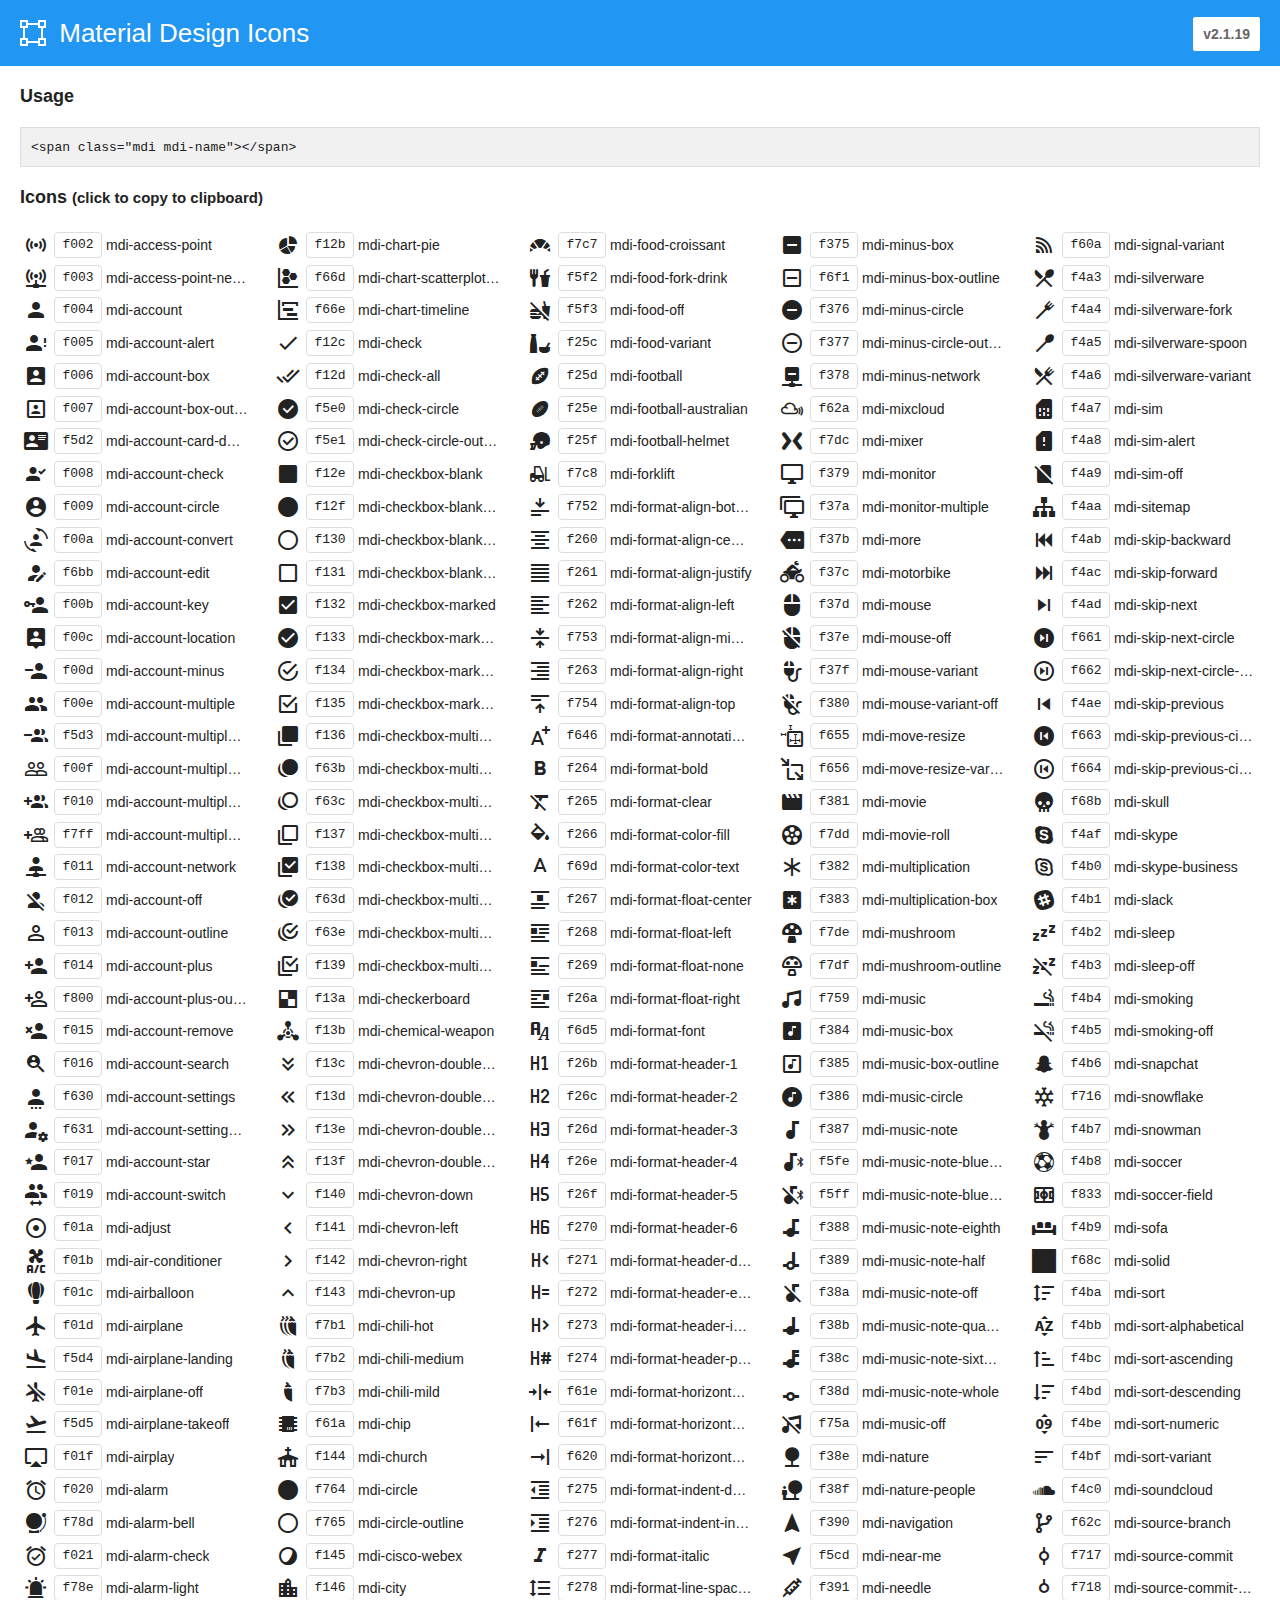
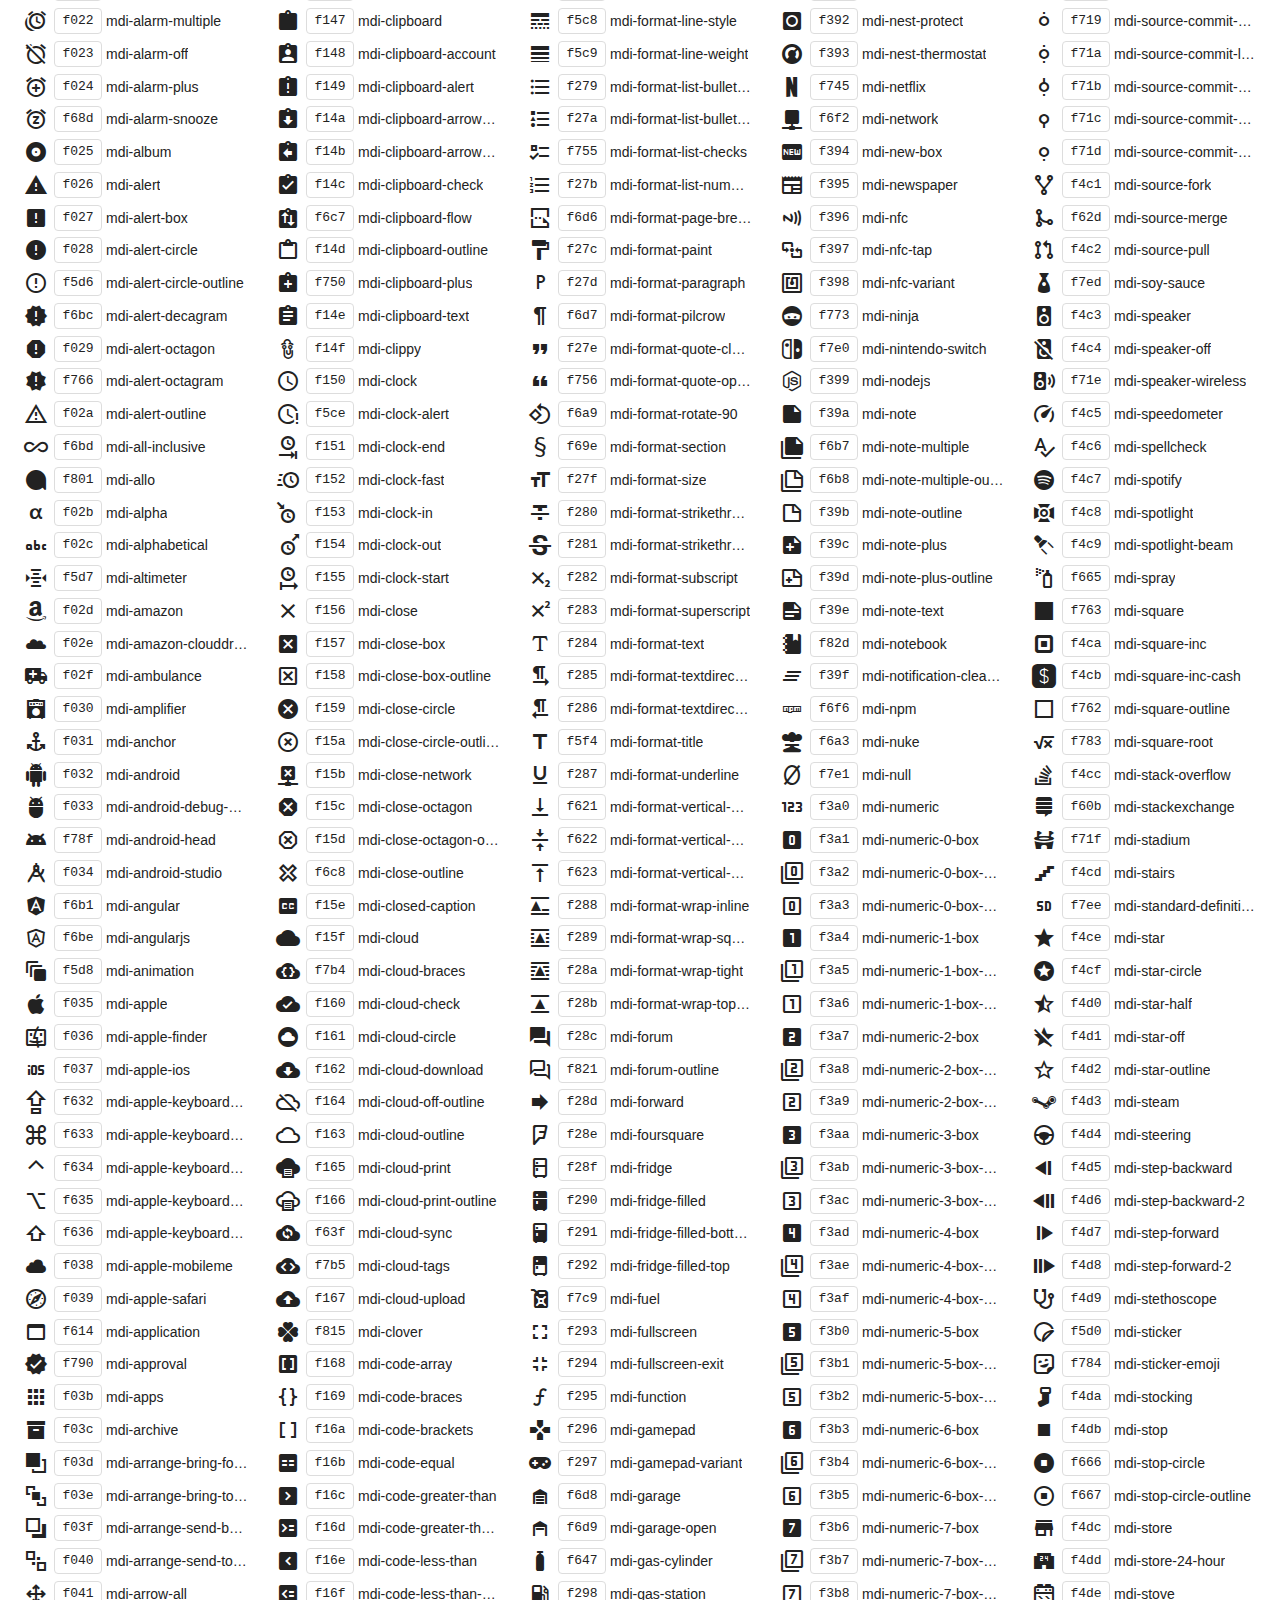
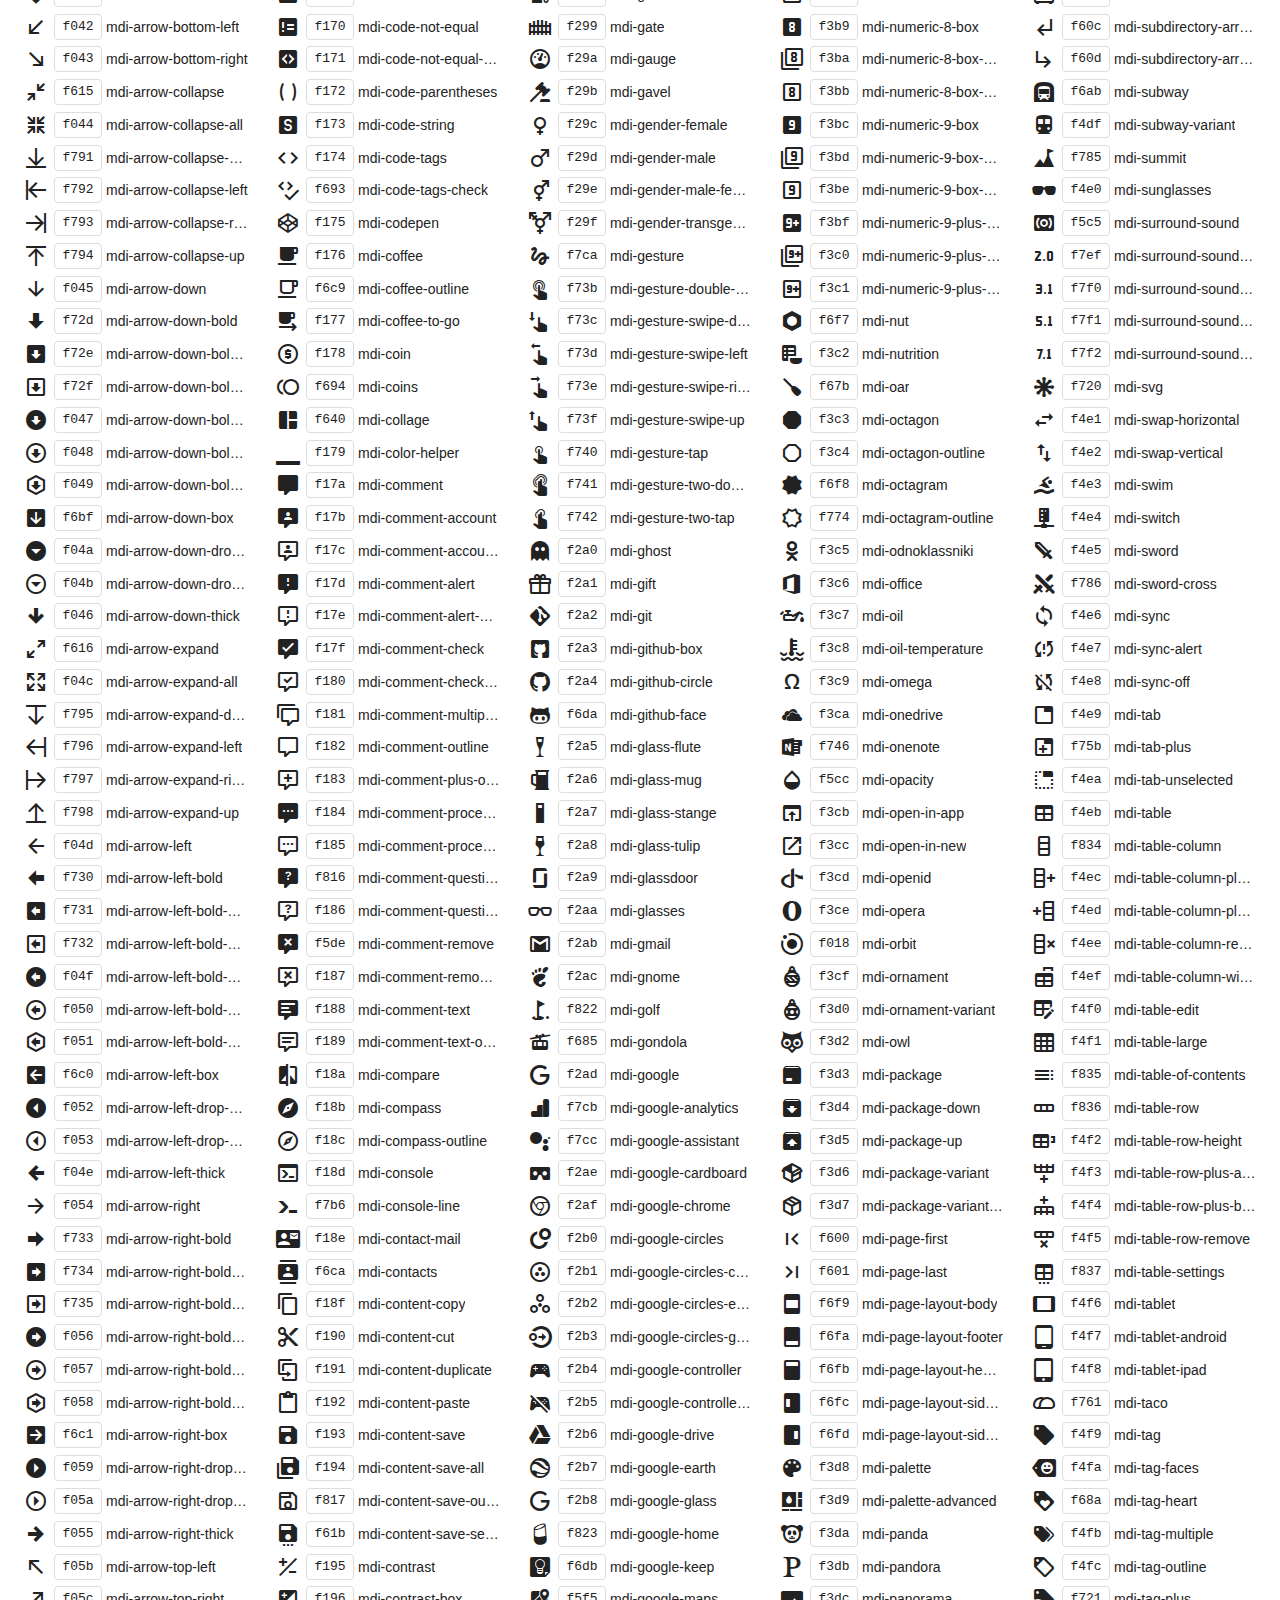
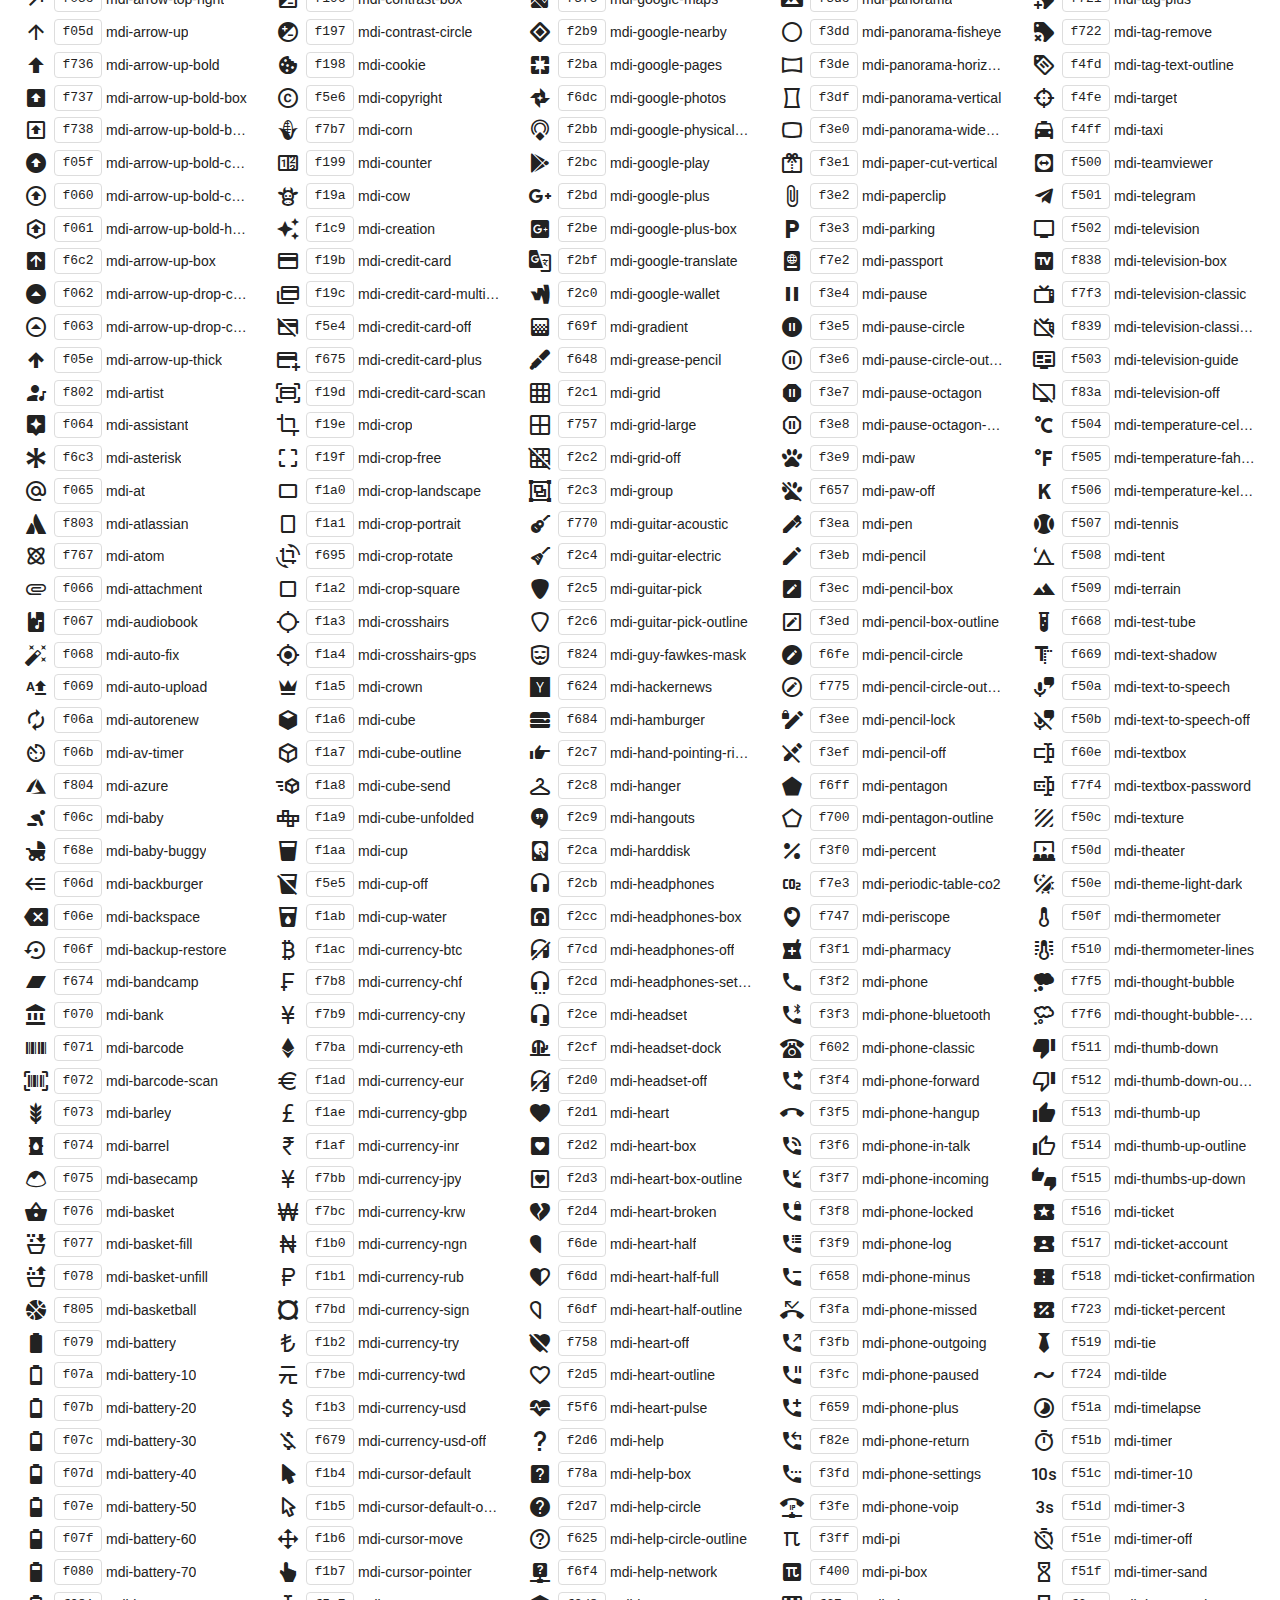
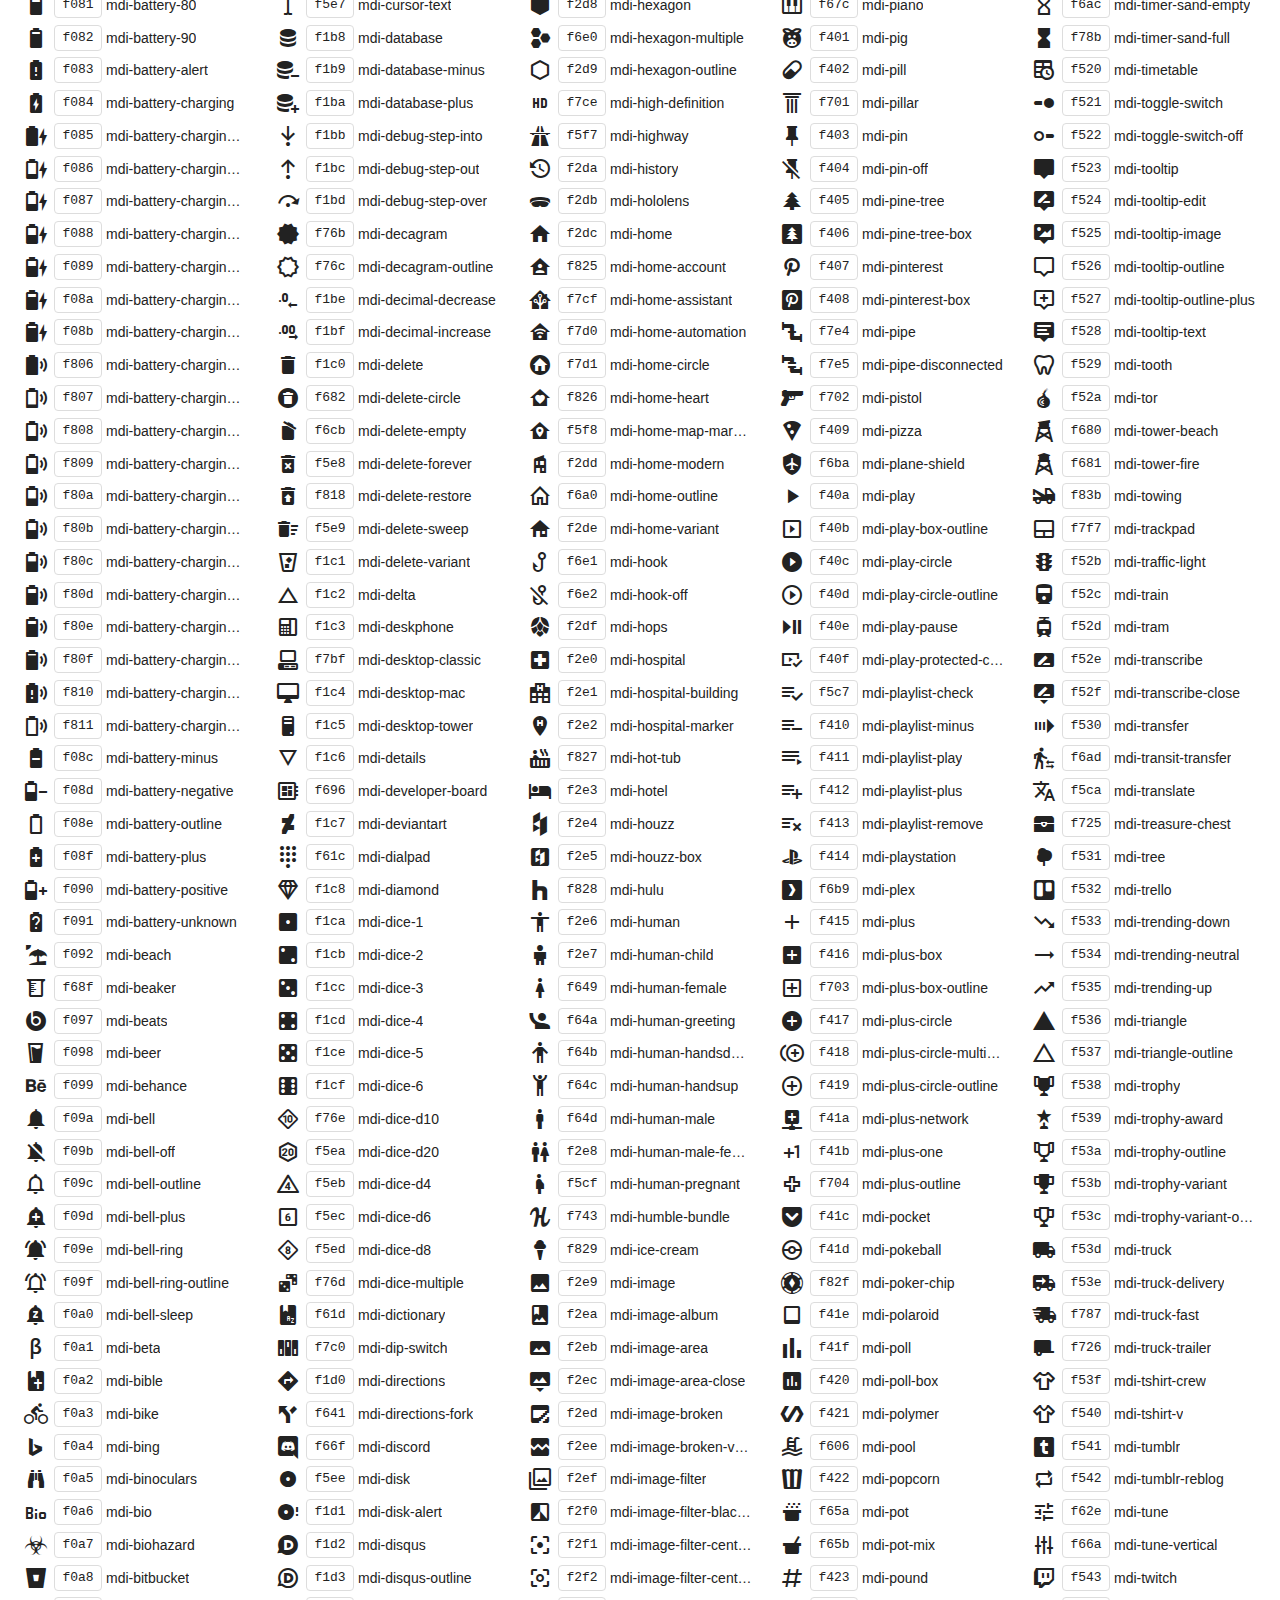
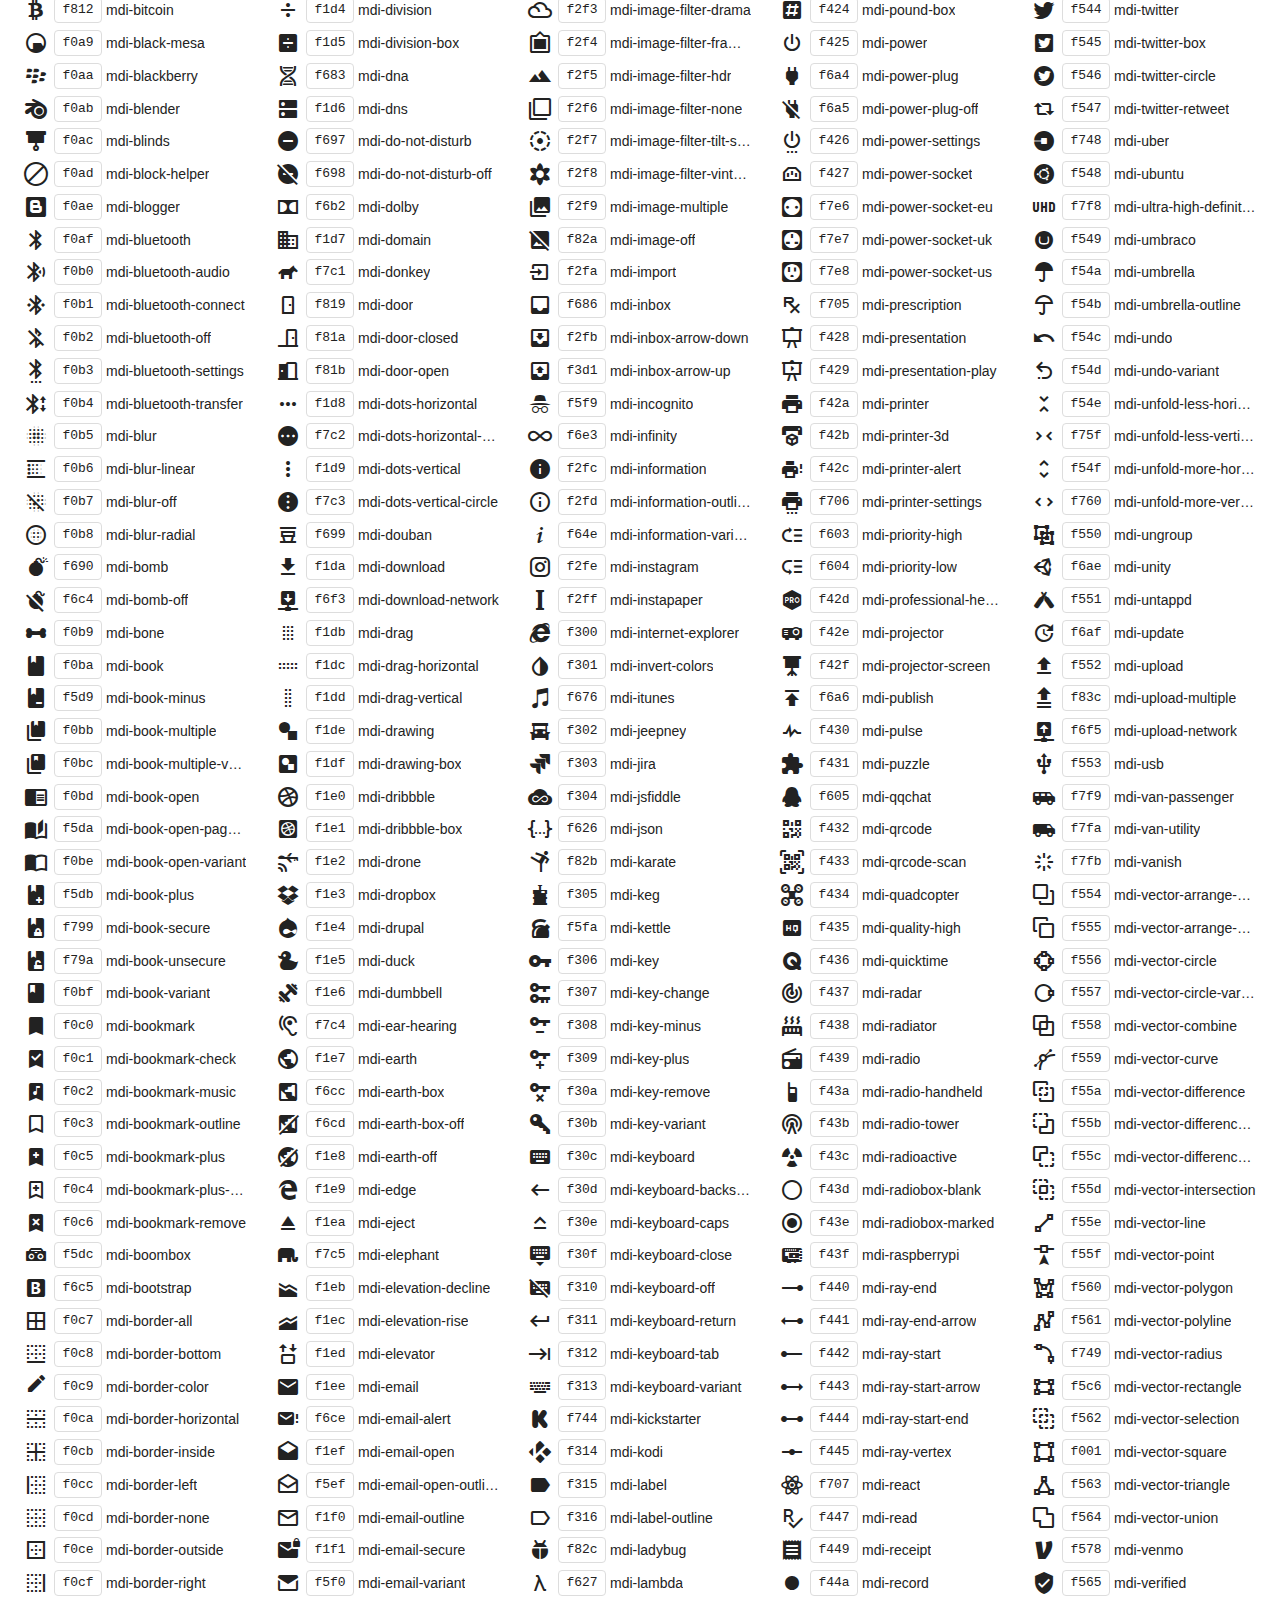
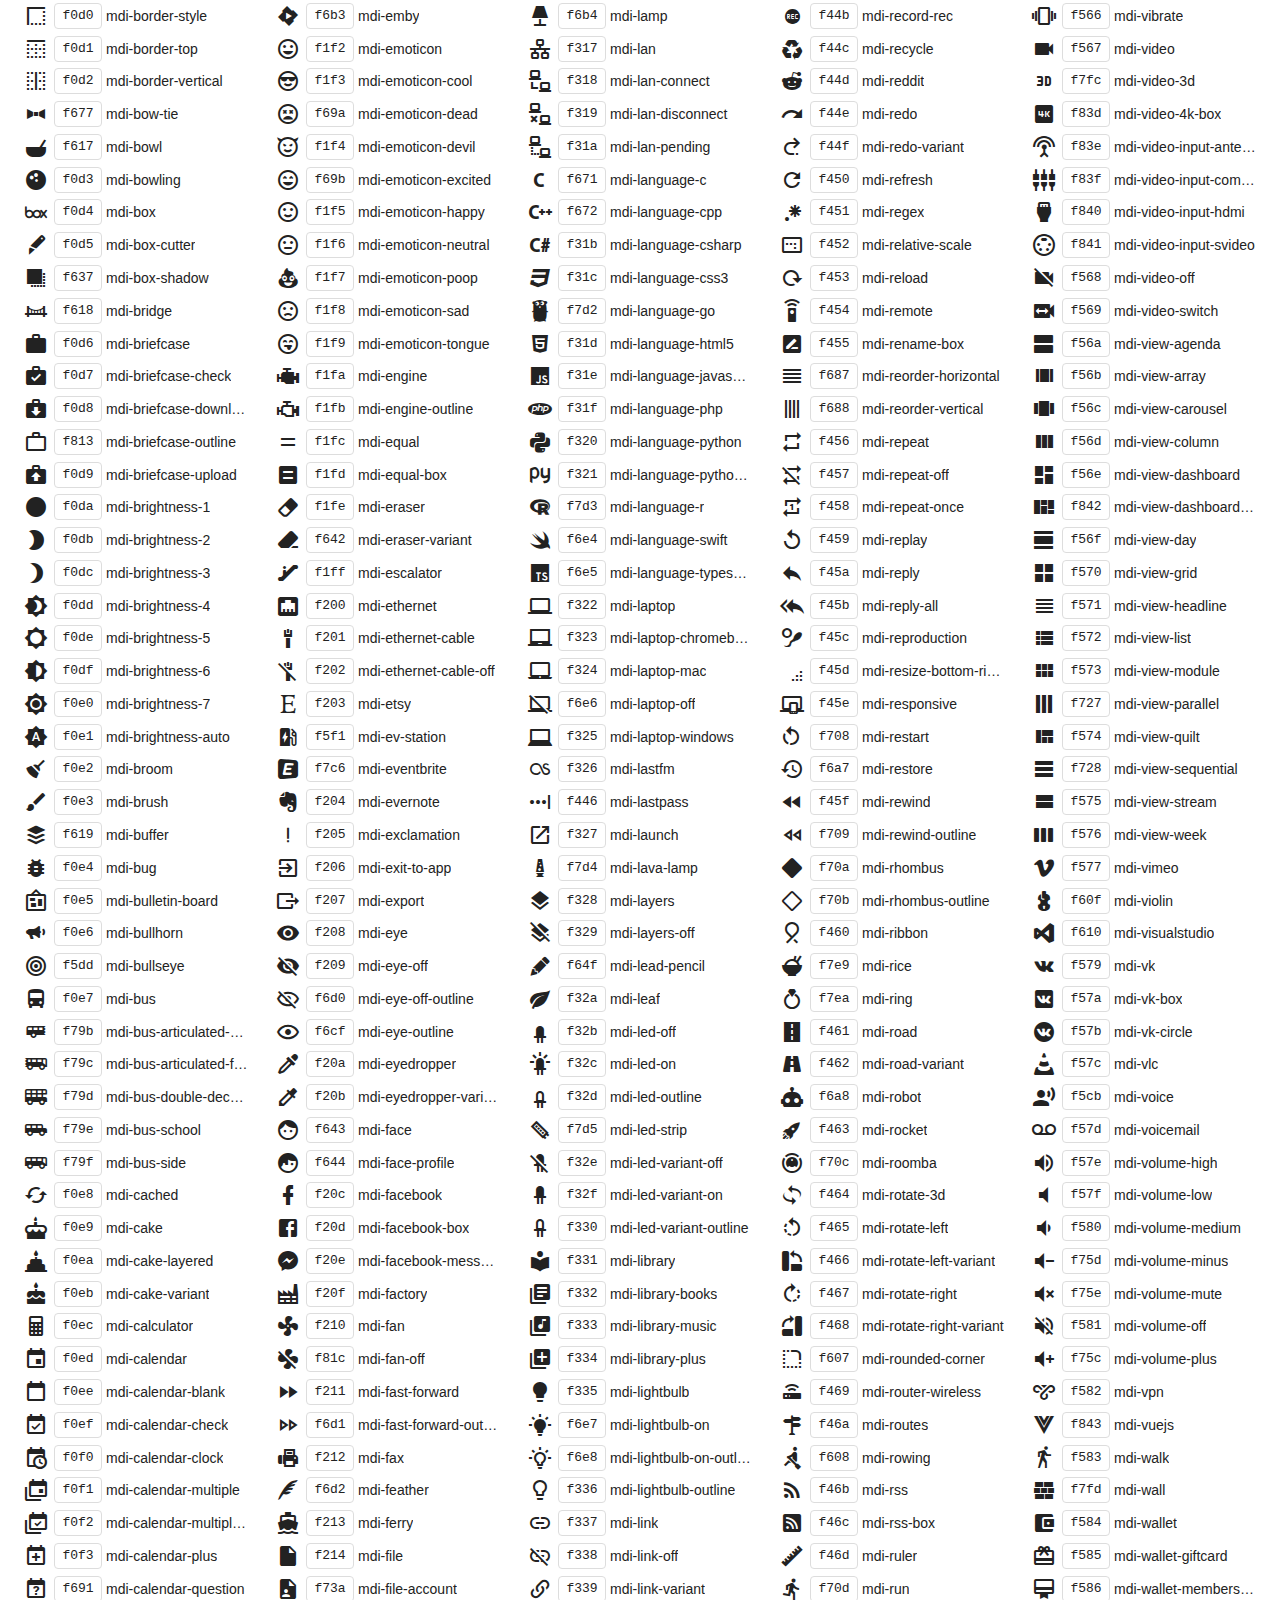
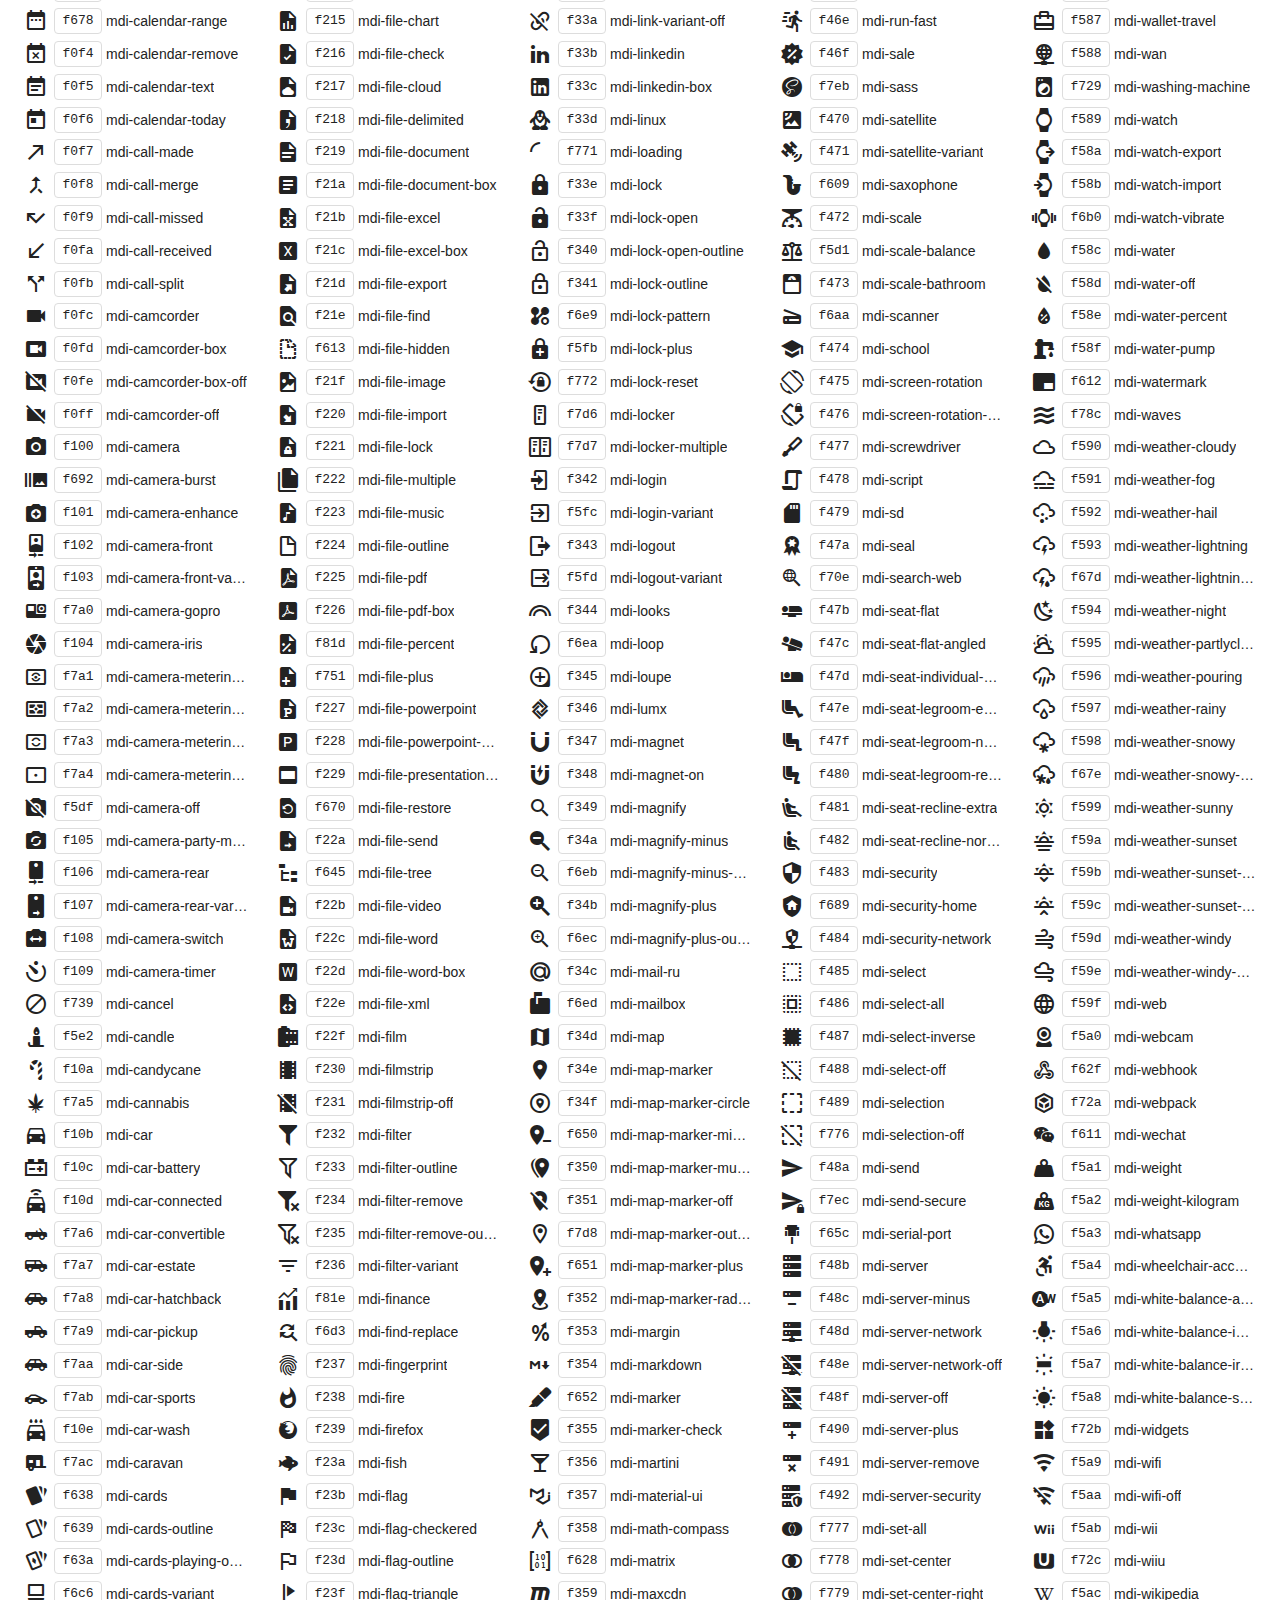
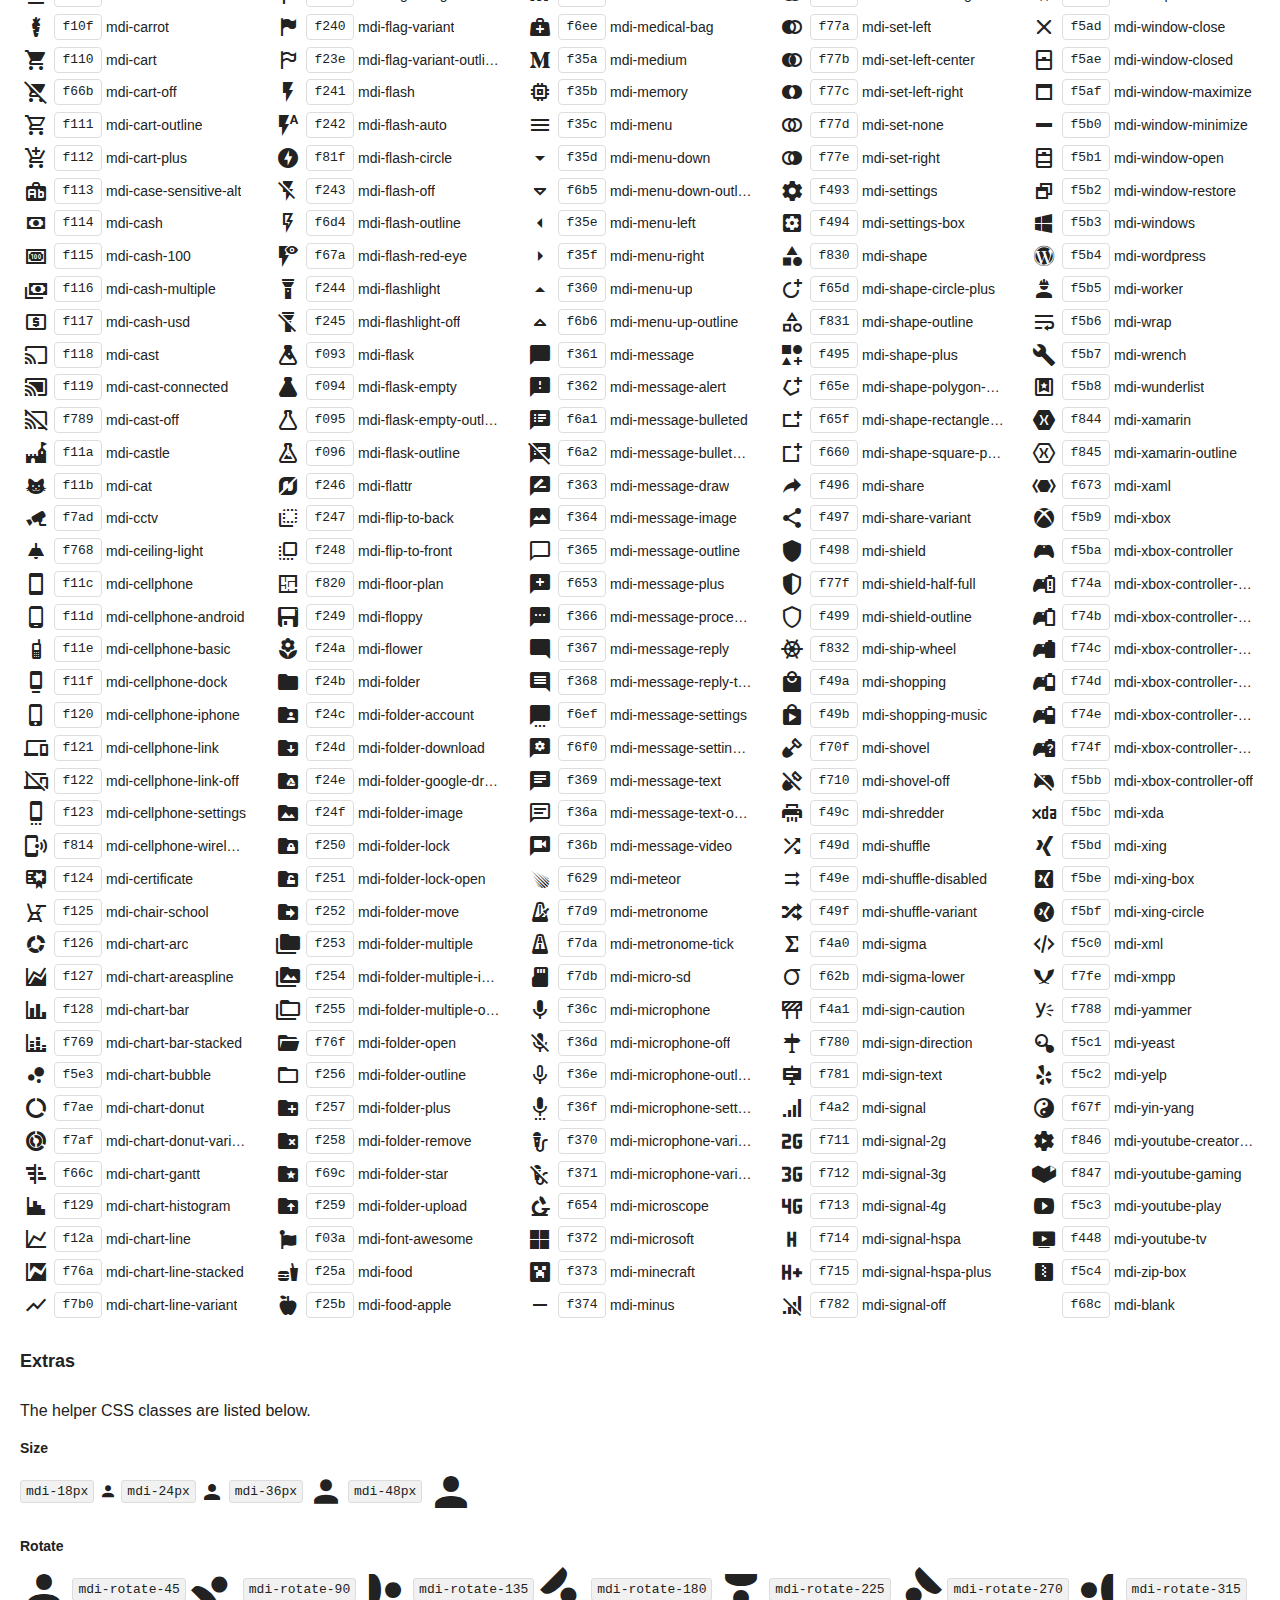
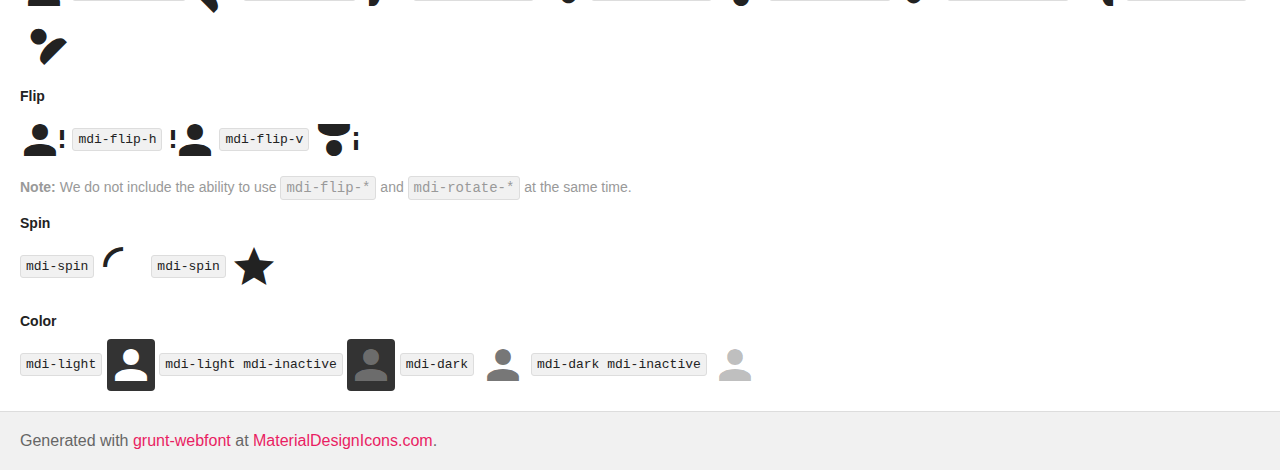
<file: Asp.net/FlowerShop/FlowerShop/Areas/Administrator/vendors/iconfonts/mdi/preview.html>
<!doctype html>
<html>
<head>
    <meta charset="utf-8" />
    <title>Material Design Icons</title>
    <style>
        * {
            margin: 0;
            padding: 0;
        }

        body {
            margin: 0;
            padding: 0;
            background: #fff;
            color: #222;
        }

        h1, h2, h3, p, div, footer {
            font-family: "Helvetica Neue", Arial, sans-serif;
        }

        h1 {
            padding: 20px 20px 16px 20px;
            font-size: 26px;
            line-height: 26px;
            font-weight: normal;
            color: #FFF;
            background-color: #2196F3;
        }

        h1 svg {
            vertical-align: middle;
            width: 26px;
            height: 26px;
            margin: 0 6px 4px 0;
        }

        h1 svg path {
            fill: #FFF;
        }

        h1 .version {
            font-size: 14px;
            background: #FFF;
            padding: 4px 10px;
            float: right;
            border-radius: 2px;
            margin: -3px 0 0 0;
            color: #666;
            font-weight: bold;
        }

        h1 .version::before {
            content: 'v';
        }

        h2 {
            font-size: 18px;
            padding: 20px;
        }

        h3 {
            font-size: 14px;
            padding: 10px 20px 0 20px;
            font-weight: bold;
        }

        p {
            padding: 10px 20px;
        }

        p code {
            display: inline-block;
            vertical-align: middle;
            background: #F1F1F1;
            padding: 3px 5px;
            border-radius: 3px;
            border: 1px solid #DDD;
        }

        p i.mdi {
            vertical-align: middle;
            border-radius: 4px;
            display: inline-block;
        }

        p i.mdi.dark-demo {
            background: #333;
        }

        p.note {
            color: #999;
            font-size: 14px;
            padding: 0 20px 5px 20px;
        }

        .icons {
            padding: 0 20px 10px 20px;
            -webkit-column-count: 5;
            -moz-column-count: 5;
            column-count: 5;
            -webkit-column-gap: 20px;
            -moz-column-gap: 20px;
            column-gap: 20px;
        }

        .icons div {
            line-height: 2em;
        }

        .icons div span {
            cursor: pointer;
            font-size: 14px;
            text-overflow: ellipsis;
            display: inline-block;
            max-width: calc(100% - 90px);
            overflow: hidden;
            vertical-align: middle;
            white-space: nowrap;
        }

        .icons div code:hover,
        .icons div span:hover,
        .icons div i:hover {
            color: #3c90be;
        }

        .icons div code:hover {
            border-color: #3c90be;
        }

        .icons div code {
            border: 1px solid #DDD;
            width: 46px;
            margin-left: 2px;
            margin-right: 4px;
            border-radius: 4px;
            display: inline-block;
            vertical-align: middle;
            text-align: center;
            line-height: 24px;
            cursor: pointer;
        }

        .icons div i {
            display: inline-block;
            width: 32px;
            height: 24px;
            text-align: center;
            vertical-align: middle;
            cursor: pointer;
            line-height: 24px;
        }

        .icons .mdi:before {
            font-size: 24px;
        }

        pre {
            margin: 0 20px;
            font-family: Consolas, monospace;
            padding: 10px;
            border: 1px solid #DDD;
            background: #F1F1F1;
        }

        div.copied {
            position: fixed;
            top: 100px;
            left: 50%;
            width: 200px;
            text-align: center;
            color: #3c763d;
            background-color: #dff0d8;
            border: 1px solid #d6e9c6;
            padding: 10px 15px;
            border-radius: 4px;
            margin-left: -100px;
            box-shadow: 0 0 10px rgba(0, 0, 0, 0.2);
        }

        footer {
            padding: 20px;
            color: #666;
            border-top: 1px solid #DDD;
            background: #F1F1F1;
        }

        footer a {
            color: #e91e63;
            text-decoration: none;
        }
    </style>
    <link href="css/materialdesignicons.min.css" media="all" rel="stylesheet" type="text/css" />
</head>
<body>
    <h1>
        <svg>
            <path d="M0,0H8V3H18V0H26V8H23V18H26V26H18V23H8V21H18V18H21V8H18V5H8V8H5V18H8V26H0V18H3V8H0V0M2,2V6H6V2H2M2,20V24H6V20H2M20,2V6H24V2H20M20,20V24H24V20H20Z"></path>
        </svg>
        Material Design Icons
        <span class="version">2.1.19</span>
    </h1>

    <h2>Usage</h2>
    <pre><code>&lt;span class=&quot;mdi mdi-<span id="name">name</span>&quot;&gt;&lt;/span&gt;</code></pre>

    <h2>Icons <small>(click to copy to clipboard)</small></h2>
    <div class="icons" id="icons"></div>

    <h2>Extras</h2>

    <p>The helper CSS classes are listed below.</p>

    <h3>Size</h3>

    <p>
        <code>mdi-18px</code> <i class="mdi mdi-18px mdi-account"></i>
        <code>mdi-24px</code> <i class="mdi mdi-24px mdi-account"></i>
        <code>mdi-36px</code> <i class="mdi mdi-36px mdi-account"></i>
        <code>mdi-48px</code> <i class="mdi mdi-48px mdi-account"></i>
    </p>

    <h3>Rotate</h3>

    <p>
        <i class="mdi mdi-48px mdi-account"></i>
        <code>mdi-rotate-45</code> <i class="mdi mdi-48px mdi-rotate-45 mdi-account"></i>
        <code>mdi-rotate-90</code> <i class="mdi mdi-48px mdi-rotate-90 mdi-account"></i>
        <code>mdi-rotate-135</code> <i class="mdi mdi-48px mdi-rotate-135 mdi-account"></i>
        <code>mdi-rotate-180</code> <i class="mdi mdi-48px mdi-rotate-180 mdi-account"></i>
        <code>mdi-rotate-225</code> <i class="mdi mdi-48px mdi-rotate-225 mdi-account"></i>
        <code>mdi-rotate-270</code> <i class="mdi mdi-48px mdi-rotate-270 mdi-account"></i>
        <code>mdi-rotate-315</code> <i class="mdi mdi-48px mdi-rotate-315 mdi-account"></i>
    </p>

    <h3>Flip</h3>

    <p>
        <i class="mdi mdi-48px mdi-account-alert"></i>
        <code>mdi-flip-h</code> <i class="mdi mdi-48px mdi-flip-h mdi-account-alert"></i>
        <code>mdi-flip-v</code> <i class="mdi mdi-48px mdi-flip-v mdi-account-alert"></i>
    </p>

    <p class="note"><strong>Note:</strong> We do not include the ability to use <code>mdi-flip-*</code> and <code>mdi-rotate-*</code> at the same time.</p>

    <h3>Spin</h3>

    <p>
        <code>mdi-spin</code> <i class="mdi mdi-48px mdi-spin mdi-loading"></i>
        <code>mdi-spin</code> <i class="mdi mdi-48px mdi-spin mdi-star"></i>
    </p>

    <h3>Color</h3>

    <p style="padding-bottom:20px;">
        <code>mdi-light</code> <i class="mdi mdi-48px mdi-light mdi-account dark-demo"></i>
        <code>mdi-light mdi-inactive</code> <i class="mdi mdi-48px mdi-light mdi-inactive mdi-account dark-demo"></i>
        <code>mdi-dark</code> <i class="mdi mdi-48px mdi-dark mdi-account"></i>
        <code>mdi-dark mdi-inactive</code> <i class="mdi mdi-48px mdi-dark mdi-inactive mdi-account"></i>
    </p>

    <footer>Generated with <a href="https://github.com/sapegin/grunt-webfont">grunt-webfont</a> at <a href="http://materialdesignicons.com/">MaterialDesignIcons.com</a>.</footer>

    <script type="text/javascript">
        (function () {
            var icons = [{"name":"access-point","hex":"f002"},{"name":"access-point-network","hex":"f003"},{"name":"account","hex":"f004"},{"name":"account-alert","hex":"f005"},{"name":"account-box","hex":"f006"},{"name":"account-box-outline","hex":"f007"},{"name":"account-card-details","hex":"f5d2"},{"name":"account-check","hex":"f008"},{"name":"account-circle","hex":"f009"},{"name":"account-convert","hex":"f00a"},{"name":"account-edit","hex":"f6bb"},{"name":"account-key","hex":"f00b"},{"name":"account-location","hex":"f00c"},{"name":"account-minus","hex":"f00d"},{"name":"account-multiple","hex":"f00e"},{"name":"account-multiple-minus","hex":"f5d3"},{"name":"account-multiple-outline","hex":"f00f"},{"name":"account-multiple-plus","hex":"f010"},{"name":"account-multiple-plus-outline","hex":"f7ff"},{"name":"account-network","hex":"f011"},{"name":"account-off","hex":"f012"},{"name":"account-outline","hex":"f013"},{"name":"account-plus","hex":"f014"},{"name":"account-plus-outline","hex":"f800"},{"name":"account-remove","hex":"f015"},{"name":"account-search","hex":"f016"},{"name":"account-settings","hex":"f630"},{"name":"account-settings-variant","hex":"f631"},{"name":"account-star","hex":"f017"},{"name":"account-switch","hex":"f019"},{"name":"adjust","hex":"f01a"},{"name":"air-conditioner","hex":"f01b"},{"name":"airballoon","hex":"f01c"},{"name":"airplane","hex":"f01d"},{"name":"airplane-landing","hex":"f5d4"},{"name":"airplane-off","hex":"f01e"},{"name":"airplane-takeoff","hex":"f5d5"},{"name":"airplay","hex":"f01f"},{"name":"alarm","hex":"f020"},{"name":"alarm-bell","hex":"f78d"},{"name":"alarm-check","hex":"f021"},{"name":"alarm-light","hex":"f78e"},{"name":"alarm-multiple","hex":"f022"},{"name":"alarm-off","hex":"f023"},{"name":"alarm-plus","hex":"f024"},{"name":"alarm-snooze","hex":"f68d"},{"name":"album","hex":"f025"},{"name":"alert","hex":"f026"},{"name":"alert-box","hex":"f027"},{"name":"alert-circle","hex":"f028"},{"name":"alert-circle-outline","hex":"f5d6"},{"name":"alert-decagram","hex":"f6bc"},{"name":"alert-octagon","hex":"f029"},{"name":"alert-octagram","hex":"f766"},{"name":"alert-outline","hex":"f02a"},{"name":"all-inclusive","hex":"f6bd"},{"name":"allo","hex":"f801"},{"name":"alpha","hex":"f02b"},{"name":"alphabetical","hex":"f02c"},{"name":"altimeter","hex":"f5d7"},{"name":"amazon","hex":"f02d"},{"name":"amazon-clouddrive","hex":"f02e"},{"name":"ambulance","hex":"f02f"},{"name":"amplifier","hex":"f030"},{"name":"anchor","hex":"f031"},{"name":"android","hex":"f032"},{"name":"android-debug-bridge","hex":"f033"},{"name":"android-head","hex":"f78f"},{"name":"android-studio","hex":"f034"},{"name":"angular","hex":"f6b1"},{"name":"angularjs","hex":"f6be"},{"name":"animation","hex":"f5d8"},{"name":"apple","hex":"f035"},{"name":"apple-finder","hex":"f036"},{"name":"apple-ios","hex":"f037"},{"name":"apple-keyboard-caps","hex":"f632"},{"name":"apple-keyboard-command","hex":"f633"},{"name":"apple-keyboard-control","hex":"f634"},{"name":"apple-keyboard-option","hex":"f635"},{"name":"apple-keyboard-shift","hex":"f636"},{"name":"apple-mobileme","hex":"f038"},{"name":"apple-safari","hex":"f039"},{"name":"application","hex":"f614"},{"name":"approval","hex":"f790"},{"name":"apps","hex":"f03b"},{"name":"archive","hex":"f03c"},{"name":"arrange-bring-forward","hex":"f03d"},{"name":"arrange-bring-to-front","hex":"f03e"},{"name":"arrange-send-backward","hex":"f03f"},{"name":"arrange-send-to-back","hex":"f040"},{"name":"arrow-all","hex":"f041"},{"name":"arrow-bottom-left","hex":"f042"},{"name":"arrow-bottom-right","hex":"f043"},{"name":"arrow-collapse","hex":"f615"},{"name":"arrow-collapse-all","hex":"f044"},{"name":"arrow-collapse-down","hex":"f791"},{"name":"arrow-collapse-left","hex":"f792"},{"name":"arrow-collapse-right","hex":"f793"},{"name":"arrow-collapse-up","hex":"f794"},{"name":"arrow-down","hex":"f045"},{"name":"arrow-down-bold","hex":"f72d"},{"name":"arrow-down-bold-box","hex":"f72e"},{"name":"arrow-down-bold-box-outline","hex":"f72f"},{"name":"arrow-down-bold-circle","hex":"f047"},{"name":"arrow-down-bold-circle-outline","hex":"f048"},{"name":"arrow-down-bold-hexagon-outline","hex":"f049"},{"name":"arrow-down-box","hex":"f6bf"},{"name":"arrow-down-drop-circle","hex":"f04a"},{"name":"arrow-down-drop-circle-outline","hex":"f04b"},{"name":"arrow-down-thick","hex":"f046"},{"name":"arrow-expand","hex":"f616"},{"name":"arrow-expand-all","hex":"f04c"},{"name":"arrow-expand-down","hex":"f795"},{"name":"arrow-expand-left","hex":"f796"},{"name":"arrow-expand-right","hex":"f797"},{"name":"arrow-expand-up","hex":"f798"},{"name":"arrow-left","hex":"f04d"},{"name":"arrow-left-bold","hex":"f730"},{"name":"arrow-left-bold-box","hex":"f731"},{"name":"arrow-left-bold-box-outline","hex":"f732"},{"name":"arrow-left-bold-circle","hex":"f04f"},{"name":"arrow-left-bold-circle-outline","hex":"f050"},{"name":"arrow-left-bold-hexagon-outline","hex":"f051"},{"name":"arrow-left-box","hex":"f6c0"},{"name":"arrow-left-drop-circle","hex":"f052"},{"name":"arrow-left-drop-circle-outline","hex":"f053"},{"name":"arrow-left-thick","hex":"f04e"},{"name":"arrow-right","hex":"f054"},{"name":"arrow-right-bold","hex":"f733"},{"name":"arrow-right-bold-box","hex":"f734"},{"name":"arrow-right-bold-box-outline","hex":"f735"},{"name":"arrow-right-bold-circle","hex":"f056"},{"name":"arrow-right-bold-circle-outline","hex":"f057"},{"name":"arrow-right-bold-hexagon-outline","hex":"f058"},{"name":"arrow-right-box","hex":"f6c1"},{"name":"arrow-right-drop-circle","hex":"f059"},{"name":"arrow-right-drop-circle-outline","hex":"f05a"},{"name":"arrow-right-thick","hex":"f055"},{"name":"arrow-top-left","hex":"f05b"},{"name":"arrow-top-right","hex":"f05c"},{"name":"arrow-up","hex":"f05d"},{"name":"arrow-up-bold","hex":"f736"},{"name":"arrow-up-bold-box","hex":"f737"},{"name":"arrow-up-bold-box-outline","hex":"f738"},{"name":"arrow-up-bold-circle","hex":"f05f"},{"name":"arrow-up-bold-circle-outline","hex":"f060"},{"name":"arrow-up-bold-hexagon-outline","hex":"f061"},{"name":"arrow-up-box","hex":"f6c2"},{"name":"arrow-up-drop-circle","hex":"f062"},{"name":"arrow-up-drop-circle-outline","hex":"f063"},{"name":"arrow-up-thick","hex":"f05e"},{"name":"artist","hex":"f802"},{"name":"assistant","hex":"f064"},{"name":"asterisk","hex":"f6c3"},{"name":"at","hex":"f065"},{"name":"atlassian","hex":"f803"},{"name":"atom","hex":"f767"},{"name":"attachment","hex":"f066"},{"name":"audiobook","hex":"f067"},{"name":"auto-fix","hex":"f068"},{"name":"auto-upload","hex":"f069"},{"name":"autorenew","hex":"f06a"},{"name":"av-timer","hex":"f06b"},{"name":"azure","hex":"f804"},{"name":"baby","hex":"f06c"},{"name":"baby-buggy","hex":"f68e"},{"name":"backburger","hex":"f06d"},{"name":"backspace","hex":"f06e"},{"name":"backup-restore","hex":"f06f"},{"name":"bandcamp","hex":"f674"},{"name":"bank","hex":"f070"},{"name":"barcode","hex":"f071"},{"name":"barcode-scan","hex":"f072"},{"name":"barley","hex":"f073"},{"name":"barrel","hex":"f074"},{"name":"basecamp","hex":"f075"},{"name":"basket","hex":"f076"},{"name":"basket-fill","hex":"f077"},{"name":"basket-unfill","hex":"f078"},{"name":"basketball","hex":"f805"},{"name":"battery","hex":"f079"},{"name":"battery-10","hex":"f07a"},{"name":"battery-20","hex":"f07b"},{"name":"battery-30","hex":"f07c"},{"name":"battery-40","hex":"f07d"},{"name":"battery-50","hex":"f07e"},{"name":"battery-60","hex":"f07f"},{"name":"battery-70","hex":"f080"},{"name":"battery-80","hex":"f081"},{"name":"battery-90","hex":"f082"},{"name":"battery-alert","hex":"f083"},{"name":"battery-charging","hex":"f084"},{"name":"battery-charging-100","hex":"f085"},{"name":"battery-charging-20","hex":"f086"},{"name":"battery-charging-30","hex":"f087"},{"name":"battery-charging-40","hex":"f088"},{"name":"battery-charging-60","hex":"f089"},{"name":"battery-charging-80","hex":"f08a"},{"name":"battery-charging-90","hex":"f08b"},{"name":"battery-charging-wireless","hex":"f806"},{"name":"battery-charging-wireless-10","hex":"f807"},{"name":"battery-charging-wireless-20","hex":"f808"},{"name":"battery-charging-wireless-30","hex":"f809"},{"name":"battery-charging-wireless-40","hex":"f80a"},{"name":"battery-charging-wireless-50","hex":"f80b"},{"name":"battery-charging-wireless-60","hex":"f80c"},{"name":"battery-charging-wireless-70","hex":"f80d"},{"name":"battery-charging-wireless-80","hex":"f80e"},{"name":"battery-charging-wireless-90","hex":"f80f"},{"name":"battery-charging-wireless-alert","hex":"f810"},{"name":"battery-charging-wireless-outline","hex":"f811"},{"name":"battery-minus","hex":"f08c"},{"name":"battery-negative","hex":"f08d"},{"name":"battery-outline","hex":"f08e"},{"name":"battery-plus","hex":"f08f"},{"name":"battery-positive","hex":"f090"},{"name":"battery-unknown","hex":"f091"},{"name":"beach","hex":"f092"},{"name":"beaker","hex":"f68f"},{"name":"beats","hex":"f097"},{"name":"beer","hex":"f098"},{"name":"behance","hex":"f099"},{"name":"bell","hex":"f09a"},{"name":"bell-off","hex":"f09b"},{"name":"bell-outline","hex":"f09c"},{"name":"bell-plus","hex":"f09d"},{"name":"bell-ring","hex":"f09e"},{"name":"bell-ring-outline","hex":"f09f"},{"name":"bell-sleep","hex":"f0a0"},{"name":"beta","hex":"f0a1"},{"name":"bible","hex":"f0a2"},{"name":"bike","hex":"f0a3"},{"name":"bing","hex":"f0a4"},{"name":"binoculars","hex":"f0a5"},{"name":"bio","hex":"f0a6"},{"name":"biohazard","hex":"f0a7"},{"name":"bitbucket","hex":"f0a8"},{"name":"bitcoin","hex":"f812"},{"name":"black-mesa","hex":"f0a9"},{"name":"blackberry","hex":"f0aa"},{"name":"blender","hex":"f0ab"},{"name":"blinds","hex":"f0ac"},{"name":"block-helper","hex":"f0ad"},{"name":"blogger","hex":"f0ae"},{"name":"bluetooth","hex":"f0af"},{"name":"bluetooth-audio","hex":"f0b0"},{"name":"bluetooth-connect","hex":"f0b1"},{"name":"bluetooth-off","hex":"f0b2"},{"name":"bluetooth-settings","hex":"f0b3"},{"name":"bluetooth-transfer","hex":"f0b4"},{"name":"blur","hex":"f0b5"},{"name":"blur-linear","hex":"f0b6"},{"name":"blur-off","hex":"f0b7"},{"name":"blur-radial","hex":"f0b8"},{"name":"bomb","hex":"f690"},{"name":"bomb-off","hex":"f6c4"},{"name":"bone","hex":"f0b9"},{"name":"book","hex":"f0ba"},{"name":"book-minus","hex":"f5d9"},{"name":"book-multiple","hex":"f0bb"},{"name":"book-multiple-variant","hex":"f0bc"},{"name":"book-open","hex":"f0bd"},{"name":"book-open-page-variant","hex":"f5da"},{"name":"book-open-variant","hex":"f0be"},{"name":"book-plus","hex":"f5db"},{"name":"book-secure","hex":"f799"},{"name":"book-unsecure","hex":"f79a"},{"name":"book-variant","hex":"f0bf"},{"name":"bookmark","hex":"f0c0"},{"name":"bookmark-check","hex":"f0c1"},{"name":"bookmark-music","hex":"f0c2"},{"name":"bookmark-outline","hex":"f0c3"},{"name":"bookmark-plus","hex":"f0c5"},{"name":"bookmark-plus-outline","hex":"f0c4"},{"name":"bookmark-remove","hex":"f0c6"},{"name":"boombox","hex":"f5dc"},{"name":"bootstrap","hex":"f6c5"},{"name":"border-all","hex":"f0c7"},{"name":"border-bottom","hex":"f0c8"},{"name":"border-color","hex":"f0c9"},{"name":"border-horizontal","hex":"f0ca"},{"name":"border-inside","hex":"f0cb"},{"name":"border-left","hex":"f0cc"},{"name":"border-none","hex":"f0cd"},{"name":"border-outside","hex":"f0ce"},{"name":"border-right","hex":"f0cf"},{"name":"border-style","hex":"f0d0"},{"name":"border-top","hex":"f0d1"},{"name":"border-vertical","hex":"f0d2"},{"name":"bow-tie","hex":"f677"},{"name":"bowl","hex":"f617"},{"name":"bowling","hex":"f0d3"},{"name":"box","hex":"f0d4"},{"name":"box-cutter","hex":"f0d5"},{"name":"box-shadow","hex":"f637"},{"name":"bridge","hex":"f618"},{"name":"briefcase","hex":"f0d6"},{"name":"briefcase-check","hex":"f0d7"},{"name":"briefcase-download","hex":"f0d8"},{"name":"briefcase-outline","hex":"f813"},{"name":"briefcase-upload","hex":"f0d9"},{"name":"brightness-1","hex":"f0da"},{"name":"brightness-2","hex":"f0db"},{"name":"brightness-3","hex":"f0dc"},{"name":"brightness-4","hex":"f0dd"},{"name":"brightness-5","hex":"f0de"},{"name":"brightness-6","hex":"f0df"},{"name":"brightness-7","hex":"f0e0"},{"name":"brightness-auto","hex":"f0e1"},{"name":"broom","hex":"f0e2"},{"name":"brush","hex":"f0e3"},{"name":"buffer","hex":"f619"},{"name":"bug","hex":"f0e4"},{"name":"bulletin-board","hex":"f0e5"},{"name":"bullhorn","hex":"f0e6"},{"name":"bullseye","hex":"f5dd"},{"name":"bus","hex":"f0e7"},{"name":"bus-articulated-end","hex":"f79b"},{"name":"bus-articulated-front","hex":"f79c"},{"name":"bus-double-decker","hex":"f79d"},{"name":"bus-school","hex":"f79e"},{"name":"bus-side","hex":"f79f"},{"name":"cached","hex":"f0e8"},{"name":"cake","hex":"f0e9"},{"name":"cake-layered","hex":"f0ea"},{"name":"cake-variant","hex":"f0eb"},{"name":"calculator","hex":"f0ec"},{"name":"calendar","hex":"f0ed"},{"name":"calendar-blank","hex":"f0ee"},{"name":"calendar-check","hex":"f0ef"},{"name":"calendar-clock","hex":"f0f0"},{"name":"calendar-multiple","hex":"f0f1"},{"name":"calendar-multiple-check","hex":"f0f2"},{"name":"calendar-plus","hex":"f0f3"},{"name":"calendar-question","hex":"f691"},{"name":"calendar-range","hex":"f678"},{"name":"calendar-remove","hex":"f0f4"},{"name":"calendar-text","hex":"f0f5"},{"name":"calendar-today","hex":"f0f6"},{"name":"call-made","hex":"f0f7"},{"name":"call-merge","hex":"f0f8"},{"name":"call-missed","hex":"f0f9"},{"name":"call-received","hex":"f0fa"},{"name":"call-split","hex":"f0fb"},{"name":"camcorder","hex":"f0fc"},{"name":"camcorder-box","hex":"f0fd"},{"name":"camcorder-box-off","hex":"f0fe"},{"name":"camcorder-off","hex":"f0ff"},{"name":"camera","hex":"f100"},{"name":"camera-burst","hex":"f692"},{"name":"camera-enhance","hex":"f101"},{"name":"camera-front","hex":"f102"},{"name":"camera-front-variant","hex":"f103"},{"name":"camera-gopro","hex":"f7a0"},{"name":"camera-iris","hex":"f104"},{"name":"camera-metering-center","hex":"f7a1"},{"name":"camera-metering-matrix","hex":"f7a2"},{"name":"camera-metering-partial","hex":"f7a3"},{"name":"camera-metering-spot","hex":"f7a4"},{"name":"camera-off","hex":"f5df"},{"name":"camera-party-mode","hex":"f105"},{"name":"camera-rear","hex":"f106"},{"name":"camera-rear-variant","hex":"f107"},{"name":"camera-switch","hex":"f108"},{"name":"camera-timer","hex":"f109"},{"name":"cancel","hex":"f739"},{"name":"candle","hex":"f5e2"},{"name":"candycane","hex":"f10a"},{"name":"cannabis","hex":"f7a5"},{"name":"car","hex":"f10b"},{"name":"car-battery","hex":"f10c"},{"name":"car-connected","hex":"f10d"},{"name":"car-convertible","hex":"f7a6"},{"name":"car-estate","hex":"f7a7"},{"name":"car-hatchback","hex":"f7a8"},{"name":"car-pickup","hex":"f7a9"},{"name":"car-side","hex":"f7aa"},{"name":"car-sports","hex":"f7ab"},{"name":"car-wash","hex":"f10e"},{"name":"caravan","hex":"f7ac"},{"name":"cards","hex":"f638"},{"name":"cards-outline","hex":"f639"},{"name":"cards-playing-outline","hex":"f63a"},{"name":"cards-variant","hex":"f6c6"},{"name":"carrot","hex":"f10f"},{"name":"cart","hex":"f110"},{"name":"cart-off","hex":"f66b"},{"name":"cart-outline","hex":"f111"},{"name":"cart-plus","hex":"f112"},{"name":"case-sensitive-alt","hex":"f113"},{"name":"cash","hex":"f114"},{"name":"cash-100","hex":"f115"},{"name":"cash-multiple","hex":"f116"},{"name":"cash-usd","hex":"f117"},{"name":"cast","hex":"f118"},{"name":"cast-connected","hex":"f119"},{"name":"cast-off","hex":"f789"},{"name":"castle","hex":"f11a"},{"name":"cat","hex":"f11b"},{"name":"cctv","hex":"f7ad"},{"name":"ceiling-light","hex":"f768"},{"name":"cellphone","hex":"f11c"},{"name":"cellphone-android","hex":"f11d"},{"name":"cellphone-basic","hex":"f11e"},{"name":"cellphone-dock","hex":"f11f"},{"name":"cellphone-iphone","hex":"f120"},{"name":"cellphone-link","hex":"f121"},{"name":"cellphone-link-off","hex":"f122"},{"name":"cellphone-settings","hex":"f123"},{"name":"cellphone-wireless","hex":"f814"},{"name":"certificate","hex":"f124"},{"name":"chair-school","hex":"f125"},{"name":"chart-arc","hex":"f126"},{"name":"chart-areaspline","hex":"f127"},{"name":"chart-bar","hex":"f128"},{"name":"chart-bar-stacked","hex":"f769"},{"name":"chart-bubble","hex":"f5e3"},{"name":"chart-donut","hex":"f7ae"},{"name":"chart-donut-variant","hex":"f7af"},{"name":"chart-gantt","hex":"f66c"},{"name":"chart-histogram","hex":"f129"},{"name":"chart-line","hex":"f12a"},{"name":"chart-line-stacked","hex":"f76a"},{"name":"chart-line-variant","hex":"f7b0"},{"name":"chart-pie","hex":"f12b"},{"name":"chart-scatterplot-hexbin","hex":"f66d"},{"name":"chart-timeline","hex":"f66e"},{"name":"check","hex":"f12c"},{"name":"check-all","hex":"f12d"},{"name":"check-circle","hex":"f5e0"},{"name":"check-circle-outline","hex":"f5e1"},{"name":"checkbox-blank","hex":"f12e"},{"name":"checkbox-blank-circle","hex":"f12f"},{"name":"checkbox-blank-circle-outline","hex":"f130"},{"name":"checkbox-blank-outline","hex":"f131"},{"name":"checkbox-marked","hex":"f132"},{"name":"checkbox-marked-circle","hex":"f133"},{"name":"checkbox-marked-circle-outline","hex":"f134"},{"name":"checkbox-marked-outline","hex":"f135"},{"name":"checkbox-multiple-blank","hex":"f136"},{"name":"checkbox-multiple-blank-circle","hex":"f63b"},{"name":"checkbox-multiple-blank-circle-outline","hex":"f63c"},{"name":"checkbox-multiple-blank-outline","hex":"f137"},{"name":"checkbox-multiple-marked","hex":"f138"},{"name":"checkbox-multiple-marked-circle","hex":"f63d"},{"name":"checkbox-multiple-marked-circle-outline","hex":"f63e"},{"name":"checkbox-multiple-marked-outline","hex":"f139"},{"name":"checkerboard","hex":"f13a"},{"name":"chemical-weapon","hex":"f13b"},{"name":"chevron-double-down","hex":"f13c"},{"name":"chevron-double-left","hex":"f13d"},{"name":"chevron-double-right","hex":"f13e"},{"name":"chevron-double-up","hex":"f13f"},{"name":"chevron-down","hex":"f140"},{"name":"chevron-left","hex":"f141"},{"name":"chevron-right","hex":"f142"},{"name":"chevron-up","hex":"f143"},{"name":"chili-hot","hex":"f7b1"},{"name":"chili-medium","hex":"f7b2"},{"name":"chili-mild","hex":"f7b3"},{"name":"chip","hex":"f61a"},{"name":"church","hex":"f144"},{"name":"circle","hex":"f764"},{"name":"circle-outline","hex":"f765"},{"name":"cisco-webex","hex":"f145"},{"name":"city","hex":"f146"},{"name":"clipboard","hex":"f147"},{"name":"clipboard-account","hex":"f148"},{"name":"clipboard-alert","hex":"f149"},{"name":"clipboard-arrow-down","hex":"f14a"},{"name":"clipboard-arrow-left","hex":"f14b"},{"name":"clipboard-check","hex":"f14c"},{"name":"clipboard-flow","hex":"f6c7"},{"name":"clipboard-outline","hex":"f14d"},{"name":"clipboard-plus","hex":"f750"},{"name":"clipboard-text","hex":"f14e"},{"name":"clippy","hex":"f14f"},{"name":"clock","hex":"f150"},{"name":"clock-alert","hex":"f5ce"},{"name":"clock-end","hex":"f151"},{"name":"clock-fast","hex":"f152"},{"name":"clock-in","hex":"f153"},{"name":"clock-out","hex":"f154"},{"name":"clock-start","hex":"f155"},{"name":"close","hex":"f156"},{"name":"close-box","hex":"f157"},{"name":"close-box-outline","hex":"f158"},{"name":"close-circle","hex":"f159"},{"name":"close-circle-outline","hex":"f15a"},{"name":"close-network","hex":"f15b"},{"name":"close-octagon","hex":"f15c"},{"name":"close-octagon-outline","hex":"f15d"},{"name":"close-outline","hex":"f6c8"},{"name":"closed-caption","hex":"f15e"},{"name":"cloud","hex":"f15f"},{"name":"cloud-braces","hex":"f7b4"},{"name":"cloud-check","hex":"f160"},{"name":"cloud-circle","hex":"f161"},{"name":"cloud-download","hex":"f162"},{"name":"cloud-off-outline","hex":"f164"},{"name":"cloud-outline","hex":"f163"},{"name":"cloud-print","hex":"f165"},{"name":"cloud-print-outline","hex":"f166"},{"name":"cloud-sync","hex":"f63f"},{"name":"cloud-tags","hex":"f7b5"},{"name":"cloud-upload","hex":"f167"},{"name":"clover","hex":"f815"},{"name":"code-array","hex":"f168"},{"name":"code-braces","hex":"f169"},{"name":"code-brackets","hex":"f16a"},{"name":"code-equal","hex":"f16b"},{"name":"code-greater-than","hex":"f16c"},{"name":"code-greater-than-or-equal","hex":"f16d"},{"name":"code-less-than","hex":"f16e"},{"name":"code-less-than-or-equal","hex":"f16f"},{"name":"code-not-equal","hex":"f170"},{"name":"code-not-equal-variant","hex":"f171"},{"name":"code-parentheses","hex":"f172"},{"name":"code-string","hex":"f173"},{"name":"code-tags","hex":"f174"},{"name":"code-tags-check","hex":"f693"},{"name":"codepen","hex":"f175"},{"name":"coffee","hex":"f176"},{"name":"coffee-outline","hex":"f6c9"},{"name":"coffee-to-go","hex":"f177"},{"name":"coin","hex":"f178"},{"name":"coins","hex":"f694"},{"name":"collage","hex":"f640"},{"name":"color-helper","hex":"f179"},{"name":"comment","hex":"f17a"},{"name":"comment-account","hex":"f17b"},{"name":"comment-account-outline","hex":"f17c"},{"name":"comment-alert","hex":"f17d"},{"name":"comment-alert-outline","hex":"f17e"},{"name":"comment-check","hex":"f17f"},{"name":"comment-check-outline","hex":"f180"},{"name":"comment-multiple-outline","hex":"f181"},{"name":"comment-outline","hex":"f182"},{"name":"comment-plus-outline","hex":"f183"},{"name":"comment-processing","hex":"f184"},{"name":"comment-processing-outline","hex":"f185"},{"name":"comment-question","hex":"f816"},{"name":"comment-question-outline","hex":"f186"},{"name":"comment-remove","hex":"f5de"},{"name":"comment-remove-outline","hex":"f187"},{"name":"comment-text","hex":"f188"},{"name":"comment-text-outline","hex":"f189"},{"name":"compare","hex":"f18a"},{"name":"compass","hex":"f18b"},{"name":"compass-outline","hex":"f18c"},{"name":"console","hex":"f18d"},{"name":"console-line","hex":"f7b6"},{"name":"contact-mail","hex":"f18e"},{"name":"contacts","hex":"f6ca"},{"name":"content-copy","hex":"f18f"},{"name":"content-cut","hex":"f190"},{"name":"content-duplicate","hex":"f191"},{"name":"content-paste","hex":"f192"},{"name":"content-save","hex":"f193"},{"name":"content-save-all","hex":"f194"},{"name":"content-save-outline","hex":"f817"},{"name":"content-save-settings","hex":"f61b"},{"name":"contrast","hex":"f195"},{"name":"contrast-box","hex":"f196"},{"name":"contrast-circle","hex":"f197"},{"name":"cookie","hex":"f198"},{"name":"copyright","hex":"f5e6"},{"name":"corn","hex":"f7b7"},{"name":"counter","hex":"f199"},{"name":"cow","hex":"f19a"},{"name":"creation","hex":"f1c9"},{"name":"credit-card","hex":"f19b"},{"name":"credit-card-multiple","hex":"f19c"},{"name":"credit-card-off","hex":"f5e4"},{"name":"credit-card-plus","hex":"f675"},{"name":"credit-card-scan","hex":"f19d"},{"name":"crop","hex":"f19e"},{"name":"crop-free","hex":"f19f"},{"name":"crop-landscape","hex":"f1a0"},{"name":"crop-portrait","hex":"f1a1"},{"name":"crop-rotate","hex":"f695"},{"name":"crop-square","hex":"f1a2"},{"name":"crosshairs","hex":"f1a3"},{"name":"crosshairs-gps","hex":"f1a4"},{"name":"crown","hex":"f1a5"},{"name":"cube","hex":"f1a6"},{"name":"cube-outline","hex":"f1a7"},{"name":"cube-send","hex":"f1a8"},{"name":"cube-unfolded","hex":"f1a9"},{"name":"cup","hex":"f1aa"},{"name":"cup-off","hex":"f5e5"},{"name":"cup-water","hex":"f1ab"},{"name":"currency-btc","hex":"f1ac"},{"name":"currency-chf","hex":"f7b8"},{"name":"currency-cny","hex":"f7b9"},{"name":"currency-eth","hex":"f7ba"},{"name":"currency-eur","hex":"f1ad"},{"name":"currency-gbp","hex":"f1ae"},{"name":"currency-inr","hex":"f1af"},{"name":"currency-jpy","hex":"f7bb"},{"name":"currency-krw","hex":"f7bc"},{"name":"currency-ngn","hex":"f1b0"},{"name":"currency-rub","hex":"f1b1"},{"name":"currency-sign","hex":"f7bd"},{"name":"currency-try","hex":"f1b2"},{"name":"currency-twd","hex":"f7be"},{"name":"currency-usd","hex":"f1b3"},{"name":"currency-usd-off","hex":"f679"},{"name":"cursor-default","hex":"f1b4"},{"name":"cursor-default-outline","hex":"f1b5"},{"name":"cursor-move","hex":"f1b6"},{"name":"cursor-pointer","hex":"f1b7"},{"name":"cursor-text","hex":"f5e7"},{"name":"database","hex":"f1b8"},{"name":"database-minus","hex":"f1b9"},{"name":"database-plus","hex":"f1ba"},{"name":"debug-step-into","hex":"f1bb"},{"name":"debug-step-out","hex":"f1bc"},{"name":"debug-step-over","hex":"f1bd"},{"name":"decagram","hex":"f76b"},{"name":"decagram-outline","hex":"f76c"},{"name":"decimal-decrease","hex":"f1be"},{"name":"decimal-increase","hex":"f1bf"},{"name":"delete","hex":"f1c0"},{"name":"delete-circle","hex":"f682"},{"name":"delete-empty","hex":"f6cb"},{"name":"delete-forever","hex":"f5e8"},{"name":"delete-restore","hex":"f818"},{"name":"delete-sweep","hex":"f5e9"},{"name":"delete-variant","hex":"f1c1"},{"name":"delta","hex":"f1c2"},{"name":"deskphone","hex":"f1c3"},{"name":"desktop-classic","hex":"f7bf"},{"name":"desktop-mac","hex":"f1c4"},{"name":"desktop-tower","hex":"f1c5"},{"name":"details","hex":"f1c6"},{"name":"developer-board","hex":"f696"},{"name":"deviantart","hex":"f1c7"},{"name":"dialpad","hex":"f61c"},{"name":"diamond","hex":"f1c8"},{"name":"dice-1","hex":"f1ca"},{"name":"dice-2","hex":"f1cb"},{"name":"dice-3","hex":"f1cc"},{"name":"dice-4","hex":"f1cd"},{"name":"dice-5","hex":"f1ce"},{"name":"dice-6","hex":"f1cf"},{"name":"dice-d10","hex":"f76e"},{"name":"dice-d20","hex":"f5ea"},{"name":"dice-d4","hex":"f5eb"},{"name":"dice-d6","hex":"f5ec"},{"name":"dice-d8","hex":"f5ed"},{"name":"dice-multiple","hex":"f76d"},{"name":"dictionary","hex":"f61d"},{"name":"dip-switch","hex":"f7c0"},{"name":"directions","hex":"f1d0"},{"name":"directions-fork","hex":"f641"},{"name":"discord","hex":"f66f"},{"name":"disk","hex":"f5ee"},{"name":"disk-alert","hex":"f1d1"},{"name":"disqus","hex":"f1d2"},{"name":"disqus-outline","hex":"f1d3"},{"name":"division","hex":"f1d4"},{"name":"division-box","hex":"f1d5"},{"name":"dna","hex":"f683"},{"name":"dns","hex":"f1d6"},{"name":"do-not-disturb","hex":"f697"},{"name":"do-not-disturb-off","hex":"f698"},{"name":"dolby","hex":"f6b2"},{"name":"domain","hex":"f1d7"},{"name":"donkey","hex":"f7c1"},{"name":"door","hex":"f819"},{"name":"door-closed","hex":"f81a"},{"name":"door-open","hex":"f81b"},{"name":"dots-horizontal","hex":"f1d8"},{"name":"dots-horizontal-circle","hex":"f7c2"},{"name":"dots-vertical","hex":"f1d9"},{"name":"dots-vertical-circle","hex":"f7c3"},{"name":"douban","hex":"f699"},{"name":"download","hex":"f1da"},{"name":"download-network","hex":"f6f3"},{"name":"drag","hex":"f1db"},{"name":"drag-horizontal","hex":"f1dc"},{"name":"drag-vertical","hex":"f1dd"},{"name":"drawing","hex":"f1de"},{"name":"drawing-box","hex":"f1df"},{"name":"dribbble","hex":"f1e0"},{"name":"dribbble-box","hex":"f1e1"},{"name":"drone","hex":"f1e2"},{"name":"dropbox","hex":"f1e3"},{"name":"drupal","hex":"f1e4"},{"name":"duck","hex":"f1e5"},{"name":"dumbbell","hex":"f1e6"},{"name":"ear-hearing","hex":"f7c4"},{"name":"earth","hex":"f1e7"},{"name":"earth-box","hex":"f6cc"},{"name":"earth-box-off","hex":"f6cd"},{"name":"earth-off","hex":"f1e8"},{"name":"edge","hex":"f1e9"},{"name":"eject","hex":"f1ea"},{"name":"elephant","hex":"f7c5"},{"name":"elevation-decline","hex":"f1eb"},{"name":"elevation-rise","hex":"f1ec"},{"name":"elevator","hex":"f1ed"},{"name":"email","hex":"f1ee"},{"name":"email-alert","hex":"f6ce"},{"name":"email-open","hex":"f1ef"},{"name":"email-open-outline","hex":"f5ef"},{"name":"email-outline","hex":"f1f0"},{"name":"email-secure","hex":"f1f1"},{"name":"email-variant","hex":"f5f0"},{"name":"emby","hex":"f6b3"},{"name":"emoticon","hex":"f1f2"},{"name":"emoticon-cool","hex":"f1f3"},{"name":"emoticon-dead","hex":"f69a"},{"name":"emoticon-devil","hex":"f1f4"},{"name":"emoticon-excited","hex":"f69b"},{"name":"emoticon-happy","hex":"f1f5"},{"name":"emoticon-neutral","hex":"f1f6"},{"name":"emoticon-poop","hex":"f1f7"},{"name":"emoticon-sad","hex":"f1f8"},{"name":"emoticon-tongue","hex":"f1f9"},{"name":"engine","hex":"f1fa"},{"name":"engine-outline","hex":"f1fb"},{"name":"equal","hex":"f1fc"},{"name":"equal-box","hex":"f1fd"},{"name":"eraser","hex":"f1fe"},{"name":"eraser-variant","hex":"f642"},{"name":"escalator","hex":"f1ff"},{"name":"ethernet","hex":"f200"},{"name":"ethernet-cable","hex":"f201"},{"name":"ethernet-cable-off","hex":"f202"},{"name":"etsy","hex":"f203"},{"name":"ev-station","hex":"f5f1"},{"name":"eventbrite","hex":"f7c6"},{"name":"evernote","hex":"f204"},{"name":"exclamation","hex":"f205"},{"name":"exit-to-app","hex":"f206"},{"name":"export","hex":"f207"},{"name":"eye","hex":"f208"},{"name":"eye-off","hex":"f209"},{"name":"eye-off-outline","hex":"f6d0"},{"name":"eye-outline","hex":"f6cf"},{"name":"eyedropper","hex":"f20a"},{"name":"eyedropper-variant","hex":"f20b"},{"name":"face","hex":"f643"},{"name":"face-profile","hex":"f644"},{"name":"facebook","hex":"f20c"},{"name":"facebook-box","hex":"f20d"},{"name":"facebook-messenger","hex":"f20e"},{"name":"factory","hex":"f20f"},{"name":"fan","hex":"f210"},{"name":"fan-off","hex":"f81c"},{"name":"fast-forward","hex":"f211"},{"name":"fast-forward-outline","hex":"f6d1"},{"name":"fax","hex":"f212"},{"name":"feather","hex":"f6d2"},{"name":"ferry","hex":"f213"},{"name":"file","hex":"f214"},{"name":"file-account","hex":"f73a"},{"name":"file-chart","hex":"f215"},{"name":"file-check","hex":"f216"},{"name":"file-cloud","hex":"f217"},{"name":"file-delimited","hex":"f218"},{"name":"file-document","hex":"f219"},{"name":"file-document-box","hex":"f21a"},{"name":"file-excel","hex":"f21b"},{"name":"file-excel-box","hex":"f21c"},{"name":"file-export","hex":"f21d"},{"name":"file-find","hex":"f21e"},{"name":"file-hidden","hex":"f613"},{"name":"file-image","hex":"f21f"},{"name":"file-import","hex":"f220"},{"name":"file-lock","hex":"f221"},{"name":"file-multiple","hex":"f222"},{"name":"file-music","hex":"f223"},{"name":"file-outline","hex":"f224"},{"name":"file-pdf","hex":"f225"},{"name":"file-pdf-box","hex":"f226"},{"name":"file-percent","hex":"f81d"},{"name":"file-plus","hex":"f751"},{"name":"file-powerpoint","hex":"f227"},{"name":"file-powerpoint-box","hex":"f228"},{"name":"file-presentation-box","hex":"f229"},{"name":"file-restore","hex":"f670"},{"name":"file-send","hex":"f22a"},{"name":"file-tree","hex":"f645"},{"name":"file-video","hex":"f22b"},{"name":"file-word","hex":"f22c"},{"name":"file-word-box","hex":"f22d"},{"name":"file-xml","hex":"f22e"},{"name":"film","hex":"f22f"},{"name":"filmstrip","hex":"f230"},{"name":"filmstrip-off","hex":"f231"},{"name":"filter","hex":"f232"},{"name":"filter-outline","hex":"f233"},{"name":"filter-remove","hex":"f234"},{"name":"filter-remove-outline","hex":"f235"},{"name":"filter-variant","hex":"f236"},{"name":"finance","hex":"f81e"},{"name":"find-replace","hex":"f6d3"},{"name":"fingerprint","hex":"f237"},{"name":"fire","hex":"f238"},{"name":"firefox","hex":"f239"},{"name":"fish","hex":"f23a"},{"name":"flag","hex":"f23b"},{"name":"flag-checkered","hex":"f23c"},{"name":"flag-outline","hex":"f23d"},{"name":"flag-triangle","hex":"f23f"},{"name":"flag-variant","hex":"f240"},{"name":"flag-variant-outline","hex":"f23e"},{"name":"flash","hex":"f241"},{"name":"flash-auto","hex":"f242"},{"name":"flash-circle","hex":"f81f"},{"name":"flash-off","hex":"f243"},{"name":"flash-outline","hex":"f6d4"},{"name":"flash-red-eye","hex":"f67a"},{"name":"flashlight","hex":"f244"},{"name":"flashlight-off","hex":"f245"},{"name":"flask","hex":"f093"},{"name":"flask-empty","hex":"f094"},{"name":"flask-empty-outline","hex":"f095"},{"name":"flask-outline","hex":"f096"},{"name":"flattr","hex":"f246"},{"name":"flip-to-back","hex":"f247"},{"name":"flip-to-front","hex":"f248"},{"name":"floor-plan","hex":"f820"},{"name":"floppy","hex":"f249"},{"name":"flower","hex":"f24a"},{"name":"folder","hex":"f24b"},{"name":"folder-account","hex":"f24c"},{"name":"folder-download","hex":"f24d"},{"name":"folder-google-drive","hex":"f24e"},{"name":"folder-image","hex":"f24f"},{"name":"folder-lock","hex":"f250"},{"name":"folder-lock-open","hex":"f251"},{"name":"folder-move","hex":"f252"},{"name":"folder-multiple","hex":"f253"},{"name":"folder-multiple-image","hex":"f254"},{"name":"folder-multiple-outline","hex":"f255"},{"name":"folder-open","hex":"f76f"},{"name":"folder-outline","hex":"f256"},{"name":"folder-plus","hex":"f257"},{"name":"folder-remove","hex":"f258"},{"name":"folder-star","hex":"f69c"},{"name":"folder-upload","hex":"f259"},{"name":"font-awesome","hex":"f03a"},{"name":"food","hex":"f25a"},{"name":"food-apple","hex":"f25b"},{"name":"food-croissant","hex":"f7c7"},{"name":"food-fork-drink","hex":"f5f2"},{"name":"food-off","hex":"f5f3"},{"name":"food-variant","hex":"f25c"},{"name":"football","hex":"f25d"},{"name":"football-australian","hex":"f25e"},{"name":"football-helmet","hex":"f25f"},{"name":"forklift","hex":"f7c8"},{"name":"format-align-bottom","hex":"f752"},{"name":"format-align-center","hex":"f260"},{"name":"format-align-justify","hex":"f261"},{"name":"format-align-left","hex":"f262"},{"name":"format-align-middle","hex":"f753"},{"name":"format-align-right","hex":"f263"},{"name":"format-align-top","hex":"f754"},{"name":"format-annotation-plus","hex":"f646"},{"name":"format-bold","hex":"f264"},{"name":"format-clear","hex":"f265"},{"name":"format-color-fill","hex":"f266"},{"name":"format-color-text","hex":"f69d"},{"name":"format-float-center","hex":"f267"},{"name":"format-float-left","hex":"f268"},{"name":"format-float-none","hex":"f269"},{"name":"format-float-right","hex":"f26a"},{"name":"format-font","hex":"f6d5"},{"name":"format-header-1","hex":"f26b"},{"name":"format-header-2","hex":"f26c"},{"name":"format-header-3","hex":"f26d"},{"name":"format-header-4","hex":"f26e"},{"name":"format-header-5","hex":"f26f"},{"name":"format-header-6","hex":"f270"},{"name":"format-header-decrease","hex":"f271"},{"name":"format-header-equal","hex":"f272"},{"name":"format-header-increase","hex":"f273"},{"name":"format-header-pound","hex":"f274"},{"name":"format-horizontal-align-center","hex":"f61e"},{"name":"format-horizontal-align-left","hex":"f61f"},{"name":"format-horizontal-align-right","hex":"f620"},{"name":"format-indent-decrease","hex":"f275"},{"name":"format-indent-increase","hex":"f276"},{"name":"format-italic","hex":"f277"},{"name":"format-line-spacing","hex":"f278"},{"name":"format-line-style","hex":"f5c8"},{"name":"format-line-weight","hex":"f5c9"},{"name":"format-list-bulleted","hex":"f279"},{"name":"format-list-bulleted-type","hex":"f27a"},{"name":"format-list-checks","hex":"f755"},{"name":"format-list-numbers","hex":"f27b"},{"name":"format-page-break","hex":"f6d6"},{"name":"format-paint","hex":"f27c"},{"name":"format-paragraph","hex":"f27d"},{"name":"format-pilcrow","hex":"f6d7"},{"name":"format-quote-close","hex":"f27e"},{"name":"format-quote-open","hex":"f756"},{"name":"format-rotate-90","hex":"f6a9"},{"name":"format-section","hex":"f69e"},{"name":"format-size","hex":"f27f"},{"name":"format-strikethrough","hex":"f280"},{"name":"format-strikethrough-variant","hex":"f281"},{"name":"format-subscript","hex":"f282"},{"name":"format-superscript","hex":"f283"},{"name":"format-text","hex":"f284"},{"name":"format-textdirection-l-to-r","hex":"f285"},{"name":"format-textdirection-r-to-l","hex":"f286"},{"name":"format-title","hex":"f5f4"},{"name":"format-underline","hex":"f287"},{"name":"format-vertical-align-bottom","hex":"f621"},{"name":"format-vertical-align-center","hex":"f622"},{"name":"format-vertical-align-top","hex":"f623"},{"name":"format-wrap-inline","hex":"f288"},{"name":"format-wrap-square","hex":"f289"},{"name":"format-wrap-tight","hex":"f28a"},{"name":"format-wrap-top-bottom","hex":"f28b"},{"name":"forum","hex":"f28c"},{"name":"forum-outline","hex":"f821"},{"name":"forward","hex":"f28d"},{"name":"foursquare","hex":"f28e"},{"name":"fridge","hex":"f28f"},{"name":"fridge-filled","hex":"f290"},{"name":"fridge-filled-bottom","hex":"f291"},{"name":"fridge-filled-top","hex":"f292"},{"name":"fuel","hex":"f7c9"},{"name":"fullscreen","hex":"f293"},{"name":"fullscreen-exit","hex":"f294"},{"name":"function","hex":"f295"},{"name":"gamepad","hex":"f296"},{"name":"gamepad-variant","hex":"f297"},{"name":"garage","hex":"f6d8"},{"name":"garage-open","hex":"f6d9"},{"name":"gas-cylinder","hex":"f647"},{"name":"gas-station","hex":"f298"},{"name":"gate","hex":"f299"},{"name":"gauge","hex":"f29a"},{"name":"gavel","hex":"f29b"},{"name":"gender-female","hex":"f29c"},{"name":"gender-male","hex":"f29d"},{"name":"gender-male-female","hex":"f29e"},{"name":"gender-transgender","hex":"f29f"},{"name":"gesture","hex":"f7ca"},{"name":"gesture-double-tap","hex":"f73b"},{"name":"gesture-swipe-down","hex":"f73c"},{"name":"gesture-swipe-left","hex":"f73d"},{"name":"gesture-swipe-right","hex":"f73e"},{"name":"gesture-swipe-up","hex":"f73f"},{"name":"gesture-tap","hex":"f740"},{"name":"gesture-two-double-tap","hex":"f741"},{"name":"gesture-two-tap","hex":"f742"},{"name":"ghost","hex":"f2a0"},{"name":"gift","hex":"f2a1"},{"name":"git","hex":"f2a2"},{"name":"github-box","hex":"f2a3"},{"name":"github-circle","hex":"f2a4"},{"name":"github-face","hex":"f6da"},{"name":"glass-flute","hex":"f2a5"},{"name":"glass-mug","hex":"f2a6"},{"name":"glass-stange","hex":"f2a7"},{"name":"glass-tulip","hex":"f2a8"},{"name":"glassdoor","hex":"f2a9"},{"name":"glasses","hex":"f2aa"},{"name":"gmail","hex":"f2ab"},{"name":"gnome","hex":"f2ac"},{"name":"golf","hex":"f822"},{"name":"gondola","hex":"f685"},{"name":"google","hex":"f2ad"},{"name":"google-analytics","hex":"f7cb"},{"name":"google-assistant","hex":"f7cc"},{"name":"google-cardboard","hex":"f2ae"},{"name":"google-chrome","hex":"f2af"},{"name":"google-circles","hex":"f2b0"},{"name":"google-circles-communities","hex":"f2b1"},{"name":"google-circles-extended","hex":"f2b2"},{"name":"google-circles-group","hex":"f2b3"},{"name":"google-controller","hex":"f2b4"},{"name":"google-controller-off","hex":"f2b5"},{"name":"google-drive","hex":"f2b6"},{"name":"google-earth","hex":"f2b7"},{"name":"google-glass","hex":"f2b8"},{"name":"google-home","hex":"f823"},{"name":"google-keep","hex":"f6db"},{"name":"google-maps","hex":"f5f5"},{"name":"google-nearby","hex":"f2b9"},{"name":"google-pages","hex":"f2ba"},{"name":"google-photos","hex":"f6dc"},{"name":"google-physical-web","hex":"f2bb"},{"name":"google-play","hex":"f2bc"},{"name":"google-plus","hex":"f2bd"},{"name":"google-plus-box","hex":"f2be"},{"name":"google-translate","hex":"f2bf"},{"name":"google-wallet","hex":"f2c0"},{"name":"gradient","hex":"f69f"},{"name":"grease-pencil","hex":"f648"},{"name":"grid","hex":"f2c1"},{"name":"grid-large","hex":"f757"},{"name":"grid-off","hex":"f2c2"},{"name":"group","hex":"f2c3"},{"name":"guitar-acoustic","hex":"f770"},{"name":"guitar-electric","hex":"f2c4"},{"name":"guitar-pick","hex":"f2c5"},{"name":"guitar-pick-outline","hex":"f2c6"},{"name":"guy-fawkes-mask","hex":"f824"},{"name":"hackernews","hex":"f624"},{"name":"hamburger","hex":"f684"},{"name":"hand-pointing-right","hex":"f2c7"},{"name":"hanger","hex":"f2c8"},{"name":"hangouts","hex":"f2c9"},{"name":"harddisk","hex":"f2ca"},{"name":"headphones","hex":"f2cb"},{"name":"headphones-box","hex":"f2cc"},{"name":"headphones-off","hex":"f7cd"},{"name":"headphones-settings","hex":"f2cd"},{"name":"headset","hex":"f2ce"},{"name":"headset-dock","hex":"f2cf"},{"name":"headset-off","hex":"f2d0"},{"name":"heart","hex":"f2d1"},{"name":"heart-box","hex":"f2d2"},{"name":"heart-box-outline","hex":"f2d3"},{"name":"heart-broken","hex":"f2d4"},{"name":"heart-half","hex":"f6de"},{"name":"heart-half-full","hex":"f6dd"},{"name":"heart-half-outline","hex":"f6df"},{"name":"heart-off","hex":"f758"},{"name":"heart-outline","hex":"f2d5"},{"name":"heart-pulse","hex":"f5f6"},{"name":"help","hex":"f2d6"},{"name":"help-box","hex":"f78a"},{"name":"help-circle","hex":"f2d7"},{"name":"help-circle-outline","hex":"f625"},{"name":"help-network","hex":"f6f4"},{"name":"hexagon","hex":"f2d8"},{"name":"hexagon-multiple","hex":"f6e0"},{"name":"hexagon-outline","hex":"f2d9"},{"name":"high-definition","hex":"f7ce"},{"name":"highway","hex":"f5f7"},{"name":"history","hex":"f2da"},{"name":"hololens","hex":"f2db"},{"name":"home","hex":"f2dc"},{"name":"home-account","hex":"f825"},{"name":"home-assistant","hex":"f7cf"},{"name":"home-automation","hex":"f7d0"},{"name":"home-circle","hex":"f7d1"},{"name":"home-heart","hex":"f826"},{"name":"home-map-marker","hex":"f5f8"},{"name":"home-modern","hex":"f2dd"},{"name":"home-outline","hex":"f6a0"},{"name":"home-variant","hex":"f2de"},{"name":"hook","hex":"f6e1"},{"name":"hook-off","hex":"f6e2"},{"name":"hops","hex":"f2df"},{"name":"hospital","hex":"f2e0"},{"name":"hospital-building","hex":"f2e1"},{"name":"hospital-marker","hex":"f2e2"},{"name":"hot-tub","hex":"f827"},{"name":"hotel","hex":"f2e3"},{"name":"houzz","hex":"f2e4"},{"name":"houzz-box","hex":"f2e5"},{"name":"hulu","hex":"f828"},{"name":"human","hex":"f2e6"},{"name":"human-child","hex":"f2e7"},{"name":"human-female","hex":"f649"},{"name":"human-greeting","hex":"f64a"},{"name":"human-handsdown","hex":"f64b"},{"name":"human-handsup","hex":"f64c"},{"name":"human-male","hex":"f64d"},{"name":"human-male-female","hex":"f2e8"},{"name":"human-pregnant","hex":"f5cf"},{"name":"humble-bundle","hex":"f743"},{"name":"ice-cream","hex":"f829"},{"name":"image","hex":"f2e9"},{"name":"image-album","hex":"f2ea"},{"name":"image-area","hex":"f2eb"},{"name":"image-area-close","hex":"f2ec"},{"name":"image-broken","hex":"f2ed"},{"name":"image-broken-variant","hex":"f2ee"},{"name":"image-filter","hex":"f2ef"},{"name":"image-filter-black-white","hex":"f2f0"},{"name":"image-filter-center-focus","hex":"f2f1"},{"name":"image-filter-center-focus-weak","hex":"f2f2"},{"name":"image-filter-drama","hex":"f2f3"},{"name":"image-filter-frames","hex":"f2f4"},{"name":"image-filter-hdr","hex":"f2f5"},{"name":"image-filter-none","hex":"f2f6"},{"name":"image-filter-tilt-shift","hex":"f2f7"},{"name":"image-filter-vintage","hex":"f2f8"},{"name":"image-multiple","hex":"f2f9"},{"name":"image-off","hex":"f82a"},{"name":"import","hex":"f2fa"},{"name":"inbox","hex":"f686"},{"name":"inbox-arrow-down","hex":"f2fb"},{"name":"inbox-arrow-up","hex":"f3d1"},{"name":"incognito","hex":"f5f9"},{"name":"infinity","hex":"f6e3"},{"name":"information","hex":"f2fc"},{"name":"information-outline","hex":"f2fd"},{"name":"information-variant","hex":"f64e"},{"name":"instagram","hex":"f2fe"},{"name":"instapaper","hex":"f2ff"},{"name":"internet-explorer","hex":"f300"},{"name":"invert-colors","hex":"f301"},{"name":"itunes","hex":"f676"},{"name":"jeepney","hex":"f302"},{"name":"jira","hex":"f303"},{"name":"jsfiddle","hex":"f304"},{"name":"json","hex":"f626"},{"name":"karate","hex":"f82b"},{"name":"keg","hex":"f305"},{"name":"kettle","hex":"f5fa"},{"name":"key","hex":"f306"},{"name":"key-change","hex":"f307"},{"name":"key-minus","hex":"f308"},{"name":"key-plus","hex":"f309"},{"name":"key-remove","hex":"f30a"},{"name":"key-variant","hex":"f30b"},{"name":"keyboard","hex":"f30c"},{"name":"keyboard-backspace","hex":"f30d"},{"name":"keyboard-caps","hex":"f30e"},{"name":"keyboard-close","hex":"f30f"},{"name":"keyboard-off","hex":"f310"},{"name":"keyboard-return","hex":"f311"},{"name":"keyboard-tab","hex":"f312"},{"name":"keyboard-variant","hex":"f313"},{"name":"kickstarter","hex":"f744"},{"name":"kodi","hex":"f314"},{"name":"label","hex":"f315"},{"name":"label-outline","hex":"f316"},{"name":"ladybug","hex":"f82c"},{"name":"lambda","hex":"f627"},{"name":"lamp","hex":"f6b4"},{"name":"lan","hex":"f317"},{"name":"lan-connect","hex":"f318"},{"name":"lan-disconnect","hex":"f319"},{"name":"lan-pending","hex":"f31a"},{"name":"language-c","hex":"f671"},{"name":"language-cpp","hex":"f672"},{"name":"language-csharp","hex":"f31b"},{"name":"language-css3","hex":"f31c"},{"name":"language-go","hex":"f7d2"},{"name":"language-html5","hex":"f31d"},{"name":"language-javascript","hex":"f31e"},{"name":"language-php","hex":"f31f"},{"name":"language-python","hex":"f320"},{"name":"language-python-text","hex":"f321"},{"name":"language-r","hex":"f7d3"},{"name":"language-swift","hex":"f6e4"},{"name":"language-typescript","hex":"f6e5"},{"name":"laptop","hex":"f322"},{"name":"laptop-chromebook","hex":"f323"},{"name":"laptop-mac","hex":"f324"},{"name":"laptop-off","hex":"f6e6"},{"name":"laptop-windows","hex":"f325"},{"name":"lastfm","hex":"f326"},{"name":"lastpass","hex":"f446"},{"name":"launch","hex":"f327"},{"name":"lava-lamp","hex":"f7d4"},{"name":"layers","hex":"f328"},{"name":"layers-off","hex":"f329"},{"name":"lead-pencil","hex":"f64f"},{"name":"leaf","hex":"f32a"},{"name":"led-off","hex":"f32b"},{"name":"led-on","hex":"f32c"},{"name":"led-outline","hex":"f32d"},{"name":"led-strip","hex":"f7d5"},{"name":"led-variant-off","hex":"f32e"},{"name":"led-variant-on","hex":"f32f"},{"name":"led-variant-outline","hex":"f330"},{"name":"library","hex":"f331"},{"name":"library-books","hex":"f332"},{"name":"library-music","hex":"f333"},{"name":"library-plus","hex":"f334"},{"name":"lightbulb","hex":"f335"},{"name":"lightbulb-on","hex":"f6e7"},{"name":"lightbulb-on-outline","hex":"f6e8"},{"name":"lightbulb-outline","hex":"f336"},{"name":"link","hex":"f337"},{"name":"link-off","hex":"f338"},{"name":"link-variant","hex":"f339"},{"name":"link-variant-off","hex":"f33a"},{"name":"linkedin","hex":"f33b"},{"name":"linkedin-box","hex":"f33c"},{"name":"linux","hex":"f33d"},{"name":"loading","hex":"f771"},{"name":"lock","hex":"f33e"},{"name":"lock-open","hex":"f33f"},{"name":"lock-open-outline","hex":"f340"},{"name":"lock-outline","hex":"f341"},{"name":"lock-pattern","hex":"f6e9"},{"name":"lock-plus","hex":"f5fb"},{"name":"lock-reset","hex":"f772"},{"name":"locker","hex":"f7d6"},{"name":"locker-multiple","hex":"f7d7"},{"name":"login","hex":"f342"},{"name":"login-variant","hex":"f5fc"},{"name":"logout","hex":"f343"},{"name":"logout-variant","hex":"f5fd"},{"name":"looks","hex":"f344"},{"name":"loop","hex":"f6ea"},{"name":"loupe","hex":"f345"},{"name":"lumx","hex":"f346"},{"name":"magnet","hex":"f347"},{"name":"magnet-on","hex":"f348"},{"name":"magnify","hex":"f349"},{"name":"magnify-minus","hex":"f34a"},{"name":"magnify-minus-outline","hex":"f6eb"},{"name":"magnify-plus","hex":"f34b"},{"name":"magnify-plus-outline","hex":"f6ec"},{"name":"mail-ru","hex":"f34c"},{"name":"mailbox","hex":"f6ed"},{"name":"map","hex":"f34d"},{"name":"map-marker","hex":"f34e"},{"name":"map-marker-circle","hex":"f34f"},{"name":"map-marker-minus","hex":"f650"},{"name":"map-marker-multiple","hex":"f350"},{"name":"map-marker-off","hex":"f351"},{"name":"map-marker-outline","hex":"f7d8"},{"name":"map-marker-plus","hex":"f651"},{"name":"map-marker-radius","hex":"f352"},{"name":"margin","hex":"f353"},{"name":"markdown","hex":"f354"},{"name":"marker","hex":"f652"},{"name":"marker-check","hex":"f355"},{"name":"martini","hex":"f356"},{"name":"material-ui","hex":"f357"},{"name":"math-compass","hex":"f358"},{"name":"matrix","hex":"f628"},{"name":"maxcdn","hex":"f359"},{"name":"medical-bag","hex":"f6ee"},{"name":"medium","hex":"f35a"},{"name":"memory","hex":"f35b"},{"name":"menu","hex":"f35c"},{"name":"menu-down","hex":"f35d"},{"name":"menu-down-outline","hex":"f6b5"},{"name":"menu-left","hex":"f35e"},{"name":"menu-right","hex":"f35f"},{"name":"menu-up","hex":"f360"},{"name":"menu-up-outline","hex":"f6b6"},{"name":"message","hex":"f361"},{"name":"message-alert","hex":"f362"},{"name":"message-bulleted","hex":"f6a1"},{"name":"message-bulleted-off","hex":"f6a2"},{"name":"message-draw","hex":"f363"},{"name":"message-image","hex":"f364"},{"name":"message-outline","hex":"f365"},{"name":"message-plus","hex":"f653"},{"name":"message-processing","hex":"f366"},{"name":"message-reply","hex":"f367"},{"name":"message-reply-text","hex":"f368"},{"name":"message-settings","hex":"f6ef"},{"name":"message-settings-variant","hex":"f6f0"},{"name":"message-text","hex":"f369"},{"name":"message-text-outline","hex":"f36a"},{"name":"message-video","hex":"f36b"},{"name":"meteor","hex":"f629"},{"name":"metronome","hex":"f7d9"},{"name":"metronome-tick","hex":"f7da"},{"name":"micro-sd","hex":"f7db"},{"name":"microphone","hex":"f36c"},{"name":"microphone-off","hex":"f36d"},{"name":"microphone-outline","hex":"f36e"},{"name":"microphone-settings","hex":"f36f"},{"name":"microphone-variant","hex":"f370"},{"name":"microphone-variant-off","hex":"f371"},{"name":"microscope","hex":"f654"},{"name":"microsoft","hex":"f372"},{"name":"minecraft","hex":"f373"},{"name":"minus","hex":"f374"},{"name":"minus-box","hex":"f375"},{"name":"minus-box-outline","hex":"f6f1"},{"name":"minus-circle","hex":"f376"},{"name":"minus-circle-outline","hex":"f377"},{"name":"minus-network","hex":"f378"},{"name":"mixcloud","hex":"f62a"},{"name":"mixer","hex":"f7dc"},{"name":"monitor","hex":"f379"},{"name":"monitor-multiple","hex":"f37a"},{"name":"more","hex":"f37b"},{"name":"motorbike","hex":"f37c"},{"name":"mouse","hex":"f37d"},{"name":"mouse-off","hex":"f37e"},{"name":"mouse-variant","hex":"f37f"},{"name":"mouse-variant-off","hex":"f380"},{"name":"move-resize","hex":"f655"},{"name":"move-resize-variant","hex":"f656"},{"name":"movie","hex":"f381"},{"name":"movie-roll","hex":"f7dd"},{"name":"multiplication","hex":"f382"},{"name":"multiplication-box","hex":"f383"},{"name":"mushroom","hex":"f7de"},{"name":"mushroom-outline","hex":"f7df"},{"name":"music","hex":"f759"},{"name":"music-box","hex":"f384"},{"name":"music-box-outline","hex":"f385"},{"name":"music-circle","hex":"f386"},{"name":"music-note","hex":"f387"},{"name":"music-note-bluetooth","hex":"f5fe"},{"name":"music-note-bluetooth-off","hex":"f5ff"},{"name":"music-note-eighth","hex":"f388"},{"name":"music-note-half","hex":"f389"},{"name":"music-note-off","hex":"f38a"},{"name":"music-note-quarter","hex":"f38b"},{"name":"music-note-sixteenth","hex":"f38c"},{"name":"music-note-whole","hex":"f38d"},{"name":"music-off","hex":"f75a"},{"name":"nature","hex":"f38e"},{"name":"nature-people","hex":"f38f"},{"name":"navigation","hex":"f390"},{"name":"near-me","hex":"f5cd"},{"name":"needle","hex":"f391"},{"name":"nest-protect","hex":"f392"},{"name":"nest-thermostat","hex":"f393"},{"name":"netflix","hex":"f745"},{"name":"network","hex":"f6f2"},{"name":"new-box","hex":"f394"},{"name":"newspaper","hex":"f395"},{"name":"nfc","hex":"f396"},{"name":"nfc-tap","hex":"f397"},{"name":"nfc-variant","hex":"f398"},{"name":"ninja","hex":"f773"},{"name":"nintendo-switch","hex":"f7e0"},{"name":"nodejs","hex":"f399"},{"name":"note","hex":"f39a"},{"name":"note-multiple","hex":"f6b7"},{"name":"note-multiple-outline","hex":"f6b8"},{"name":"note-outline","hex":"f39b"},{"name":"note-plus","hex":"f39c"},{"name":"note-plus-outline","hex":"f39d"},{"name":"note-text","hex":"f39e"},{"name":"notebook","hex":"f82d"},{"name":"notification-clear-all","hex":"f39f"},{"name":"npm","hex":"f6f6"},{"name":"nuke","hex":"f6a3"},{"name":"null","hex":"f7e1"},{"name":"numeric","hex":"f3a0"},{"name":"numeric-0-box","hex":"f3a1"},{"name":"numeric-0-box-multiple-outline","hex":"f3a2"},{"name":"numeric-0-box-outline","hex":"f3a3"},{"name":"numeric-1-box","hex":"f3a4"},{"name":"numeric-1-box-multiple-outline","hex":"f3a5"},{"name":"numeric-1-box-outline","hex":"f3a6"},{"name":"numeric-2-box","hex":"f3a7"},{"name":"numeric-2-box-multiple-outline","hex":"f3a8"},{"name":"numeric-2-box-outline","hex":"f3a9"},{"name":"numeric-3-box","hex":"f3aa"},{"name":"numeric-3-box-multiple-outline","hex":"f3ab"},{"name":"numeric-3-box-outline","hex":"f3ac"},{"name":"numeric-4-box","hex":"f3ad"},{"name":"numeric-4-box-multiple-outline","hex":"f3ae"},{"name":"numeric-4-box-outline","hex":"f3af"},{"name":"numeric-5-box","hex":"f3b0"},{"name":"numeric-5-box-multiple-outline","hex":"f3b1"},{"name":"numeric-5-box-outline","hex":"f3b2"},{"name":"numeric-6-box","hex":"f3b3"},{"name":"numeric-6-box-multiple-outline","hex":"f3b4"},{"name":"numeric-6-box-outline","hex":"f3b5"},{"name":"numeric-7-box","hex":"f3b6"},{"name":"numeric-7-box-multiple-outline","hex":"f3b7"},{"name":"numeric-7-box-outline","hex":"f3b8"},{"name":"numeric-8-box","hex":"f3b9"},{"name":"numeric-8-box-multiple-outline","hex":"f3ba"},{"name":"numeric-8-box-outline","hex":"f3bb"},{"name":"numeric-9-box","hex":"f3bc"},{"name":"numeric-9-box-multiple-outline","hex":"f3bd"},{"name":"numeric-9-box-outline","hex":"f3be"},{"name":"numeric-9-plus-box","hex":"f3bf"},{"name":"numeric-9-plus-box-multiple-outline","hex":"f3c0"},{"name":"numeric-9-plus-box-outline","hex":"f3c1"},{"name":"nut","hex":"f6f7"},{"name":"nutrition","hex":"f3c2"},{"name":"oar","hex":"f67b"},{"name":"octagon","hex":"f3c3"},{"name":"octagon-outline","hex":"f3c4"},{"name":"octagram","hex":"f6f8"},{"name":"octagram-outline","hex":"f774"},{"name":"odnoklassniki","hex":"f3c5"},{"name":"office","hex":"f3c6"},{"name":"oil","hex":"f3c7"},{"name":"oil-temperature","hex":"f3c8"},{"name":"omega","hex":"f3c9"},{"name":"onedrive","hex":"f3ca"},{"name":"onenote","hex":"f746"},{"name":"opacity","hex":"f5cc"},{"name":"open-in-app","hex":"f3cb"},{"name":"open-in-new","hex":"f3cc"},{"name":"openid","hex":"f3cd"},{"name":"opera","hex":"f3ce"},{"name":"orbit","hex":"f018"},{"name":"ornament","hex":"f3cf"},{"name":"ornament-variant","hex":"f3d0"},{"name":"owl","hex":"f3d2"},{"name":"package","hex":"f3d3"},{"name":"package-down","hex":"f3d4"},{"name":"package-up","hex":"f3d5"},{"name":"package-variant","hex":"f3d6"},{"name":"package-variant-closed","hex":"f3d7"},{"name":"page-first","hex":"f600"},{"name":"page-last","hex":"f601"},{"name":"page-layout-body","hex":"f6f9"},{"name":"page-layout-footer","hex":"f6fa"},{"name":"page-layout-header","hex":"f6fb"},{"name":"page-layout-sidebar-left","hex":"f6fc"},{"name":"page-layout-sidebar-right","hex":"f6fd"},{"name":"palette","hex":"f3d8"},{"name":"palette-advanced","hex":"f3d9"},{"name":"panda","hex":"f3da"},{"name":"pandora","hex":"f3db"},{"name":"panorama","hex":"f3dc"},{"name":"panorama-fisheye","hex":"f3dd"},{"name":"panorama-horizontal","hex":"f3de"},{"name":"panorama-vertical","hex":"f3df"},{"name":"panorama-wide-angle","hex":"f3e0"},{"name":"paper-cut-vertical","hex":"f3e1"},{"name":"paperclip","hex":"f3e2"},{"name":"parking","hex":"f3e3"},{"name":"passport","hex":"f7e2"},{"name":"pause","hex":"f3e4"},{"name":"pause-circle","hex":"f3e5"},{"name":"pause-circle-outline","hex":"f3e6"},{"name":"pause-octagon","hex":"f3e7"},{"name":"pause-octagon-outline","hex":"f3e8"},{"name":"paw","hex":"f3e9"},{"name":"paw-off","hex":"f657"},{"name":"pen","hex":"f3ea"},{"name":"pencil","hex":"f3eb"},{"name":"pencil-box","hex":"f3ec"},{"name":"pencil-box-outline","hex":"f3ed"},{"name":"pencil-circle","hex":"f6fe"},{"name":"pencil-circle-outline","hex":"f775"},{"name":"pencil-lock","hex":"f3ee"},{"name":"pencil-off","hex":"f3ef"},{"name":"pentagon","hex":"f6ff"},{"name":"pentagon-outline","hex":"f700"},{"name":"percent","hex":"f3f0"},{"name":"periodic-table-co2","hex":"f7e3"},{"name":"periscope","hex":"f747"},{"name":"pharmacy","hex":"f3f1"},{"name":"phone","hex":"f3f2"},{"name":"phone-bluetooth","hex":"f3f3"},{"name":"phone-classic","hex":"f602"},{"name":"phone-forward","hex":"f3f4"},{"name":"phone-hangup","hex":"f3f5"},{"name":"phone-in-talk","hex":"f3f6"},{"name":"phone-incoming","hex":"f3f7"},{"name":"phone-locked","hex":"f3f8"},{"name":"phone-log","hex":"f3f9"},{"name":"phone-minus","hex":"f658"},{"name":"phone-missed","hex":"f3fa"},{"name":"phone-outgoing","hex":"f3fb"},{"name":"phone-paused","hex":"f3fc"},{"name":"phone-plus","hex":"f659"},{"name":"phone-return","hex":"f82e"},{"name":"phone-settings","hex":"f3fd"},{"name":"phone-voip","hex":"f3fe"},{"name":"pi","hex":"f3ff"},{"name":"pi-box","hex":"f400"},{"name":"piano","hex":"f67c"},{"name":"pig","hex":"f401"},{"name":"pill","hex":"f402"},{"name":"pillar","hex":"f701"},{"name":"pin","hex":"f403"},{"name":"pin-off","hex":"f404"},{"name":"pine-tree","hex":"f405"},{"name":"pine-tree-box","hex":"f406"},{"name":"pinterest","hex":"f407"},{"name":"pinterest-box","hex":"f408"},{"name":"pipe","hex":"f7e4"},{"name":"pipe-disconnected","hex":"f7e5"},{"name":"pistol","hex":"f702"},{"name":"pizza","hex":"f409"},{"name":"plane-shield","hex":"f6ba"},{"name":"play","hex":"f40a"},{"name":"play-box-outline","hex":"f40b"},{"name":"play-circle","hex":"f40c"},{"name":"play-circle-outline","hex":"f40d"},{"name":"play-pause","hex":"f40e"},{"name":"play-protected-content","hex":"f40f"},{"name":"playlist-check","hex":"f5c7"},{"name":"playlist-minus","hex":"f410"},{"name":"playlist-play","hex":"f411"},{"name":"playlist-plus","hex":"f412"},{"name":"playlist-remove","hex":"f413"},{"name":"playstation","hex":"f414"},{"name":"plex","hex":"f6b9"},{"name":"plus","hex":"f415"},{"name":"plus-box","hex":"f416"},{"name":"plus-box-outline","hex":"f703"},{"name":"plus-circle","hex":"f417"},{"name":"plus-circle-multiple-outline","hex":"f418"},{"name":"plus-circle-outline","hex":"f419"},{"name":"plus-network","hex":"f41a"},{"name":"plus-one","hex":"f41b"},{"name":"plus-outline","hex":"f704"},{"name":"pocket","hex":"f41c"},{"name":"pokeball","hex":"f41d"},{"name":"poker-chip","hex":"f82f"},{"name":"polaroid","hex":"f41e"},{"name":"poll","hex":"f41f"},{"name":"poll-box","hex":"f420"},{"name":"polymer","hex":"f421"},{"name":"pool","hex":"f606"},{"name":"popcorn","hex":"f422"},{"name":"pot","hex":"f65a"},{"name":"pot-mix","hex":"f65b"},{"name":"pound","hex":"f423"},{"name":"pound-box","hex":"f424"},{"name":"power","hex":"f425"},{"name":"power-plug","hex":"f6a4"},{"name":"power-plug-off","hex":"f6a5"},{"name":"power-settings","hex":"f426"},{"name":"power-socket","hex":"f427"},{"name":"power-socket-eu","hex":"f7e6"},{"name":"power-socket-uk","hex":"f7e7"},{"name":"power-socket-us","hex":"f7e8"},{"name":"prescription","hex":"f705"},{"name":"presentation","hex":"f428"},{"name":"presentation-play","hex":"f429"},{"name":"printer","hex":"f42a"},{"name":"printer-3d","hex":"f42b"},{"name":"printer-alert","hex":"f42c"},{"name":"printer-settings","hex":"f706"},{"name":"priority-high","hex":"f603"},{"name":"priority-low","hex":"f604"},{"name":"professional-hexagon","hex":"f42d"},{"name":"projector","hex":"f42e"},{"name":"projector-screen","hex":"f42f"},{"name":"publish","hex":"f6a6"},{"name":"pulse","hex":"f430"},{"name":"puzzle","hex":"f431"},{"name":"qqchat","hex":"f605"},{"name":"qrcode","hex":"f432"},{"name":"qrcode-scan","hex":"f433"},{"name":"quadcopter","hex":"f434"},{"name":"quality-high","hex":"f435"},{"name":"quicktime","hex":"f436"},{"name":"radar","hex":"f437"},{"name":"radiator","hex":"f438"},{"name":"radio","hex":"f439"},{"name":"radio-handheld","hex":"f43a"},{"name":"radio-tower","hex":"f43b"},{"name":"radioactive","hex":"f43c"},{"name":"radiobox-blank","hex":"f43d"},{"name":"radiobox-marked","hex":"f43e"},{"name":"raspberrypi","hex":"f43f"},{"name":"ray-end","hex":"f440"},{"name":"ray-end-arrow","hex":"f441"},{"name":"ray-start","hex":"f442"},{"name":"ray-start-arrow","hex":"f443"},{"name":"ray-start-end","hex":"f444"},{"name":"ray-vertex","hex":"f445"},{"name":"react","hex":"f707"},{"name":"read","hex":"f447"},{"name":"receipt","hex":"f449"},{"name":"record","hex":"f44a"},{"name":"record-rec","hex":"f44b"},{"name":"recycle","hex":"f44c"},{"name":"reddit","hex":"f44d"},{"name":"redo","hex":"f44e"},{"name":"redo-variant","hex":"f44f"},{"name":"refresh","hex":"f450"},{"name":"regex","hex":"f451"},{"name":"relative-scale","hex":"f452"},{"name":"reload","hex":"f453"},{"name":"remote","hex":"f454"},{"name":"rename-box","hex":"f455"},{"name":"reorder-horizontal","hex":"f687"},{"name":"reorder-vertical","hex":"f688"},{"name":"repeat","hex":"f456"},{"name":"repeat-off","hex":"f457"},{"name":"repeat-once","hex":"f458"},{"name":"replay","hex":"f459"},{"name":"reply","hex":"f45a"},{"name":"reply-all","hex":"f45b"},{"name":"reproduction","hex":"f45c"},{"name":"resize-bottom-right","hex":"f45d"},{"name":"responsive","hex":"f45e"},{"name":"restart","hex":"f708"},{"name":"restore","hex":"f6a7"},{"name":"rewind","hex":"f45f"},{"name":"rewind-outline","hex":"f709"},{"name":"rhombus","hex":"f70a"},{"name":"rhombus-outline","hex":"f70b"},{"name":"ribbon","hex":"f460"},{"name":"rice","hex":"f7e9"},{"name":"ring","hex":"f7ea"},{"name":"road","hex":"f461"},{"name":"road-variant","hex":"f462"},{"name":"robot","hex":"f6a8"},{"name":"rocket","hex":"f463"},{"name":"roomba","hex":"f70c"},{"name":"rotate-3d","hex":"f464"},{"name":"rotate-left","hex":"f465"},{"name":"rotate-left-variant","hex":"f466"},{"name":"rotate-right","hex":"f467"},{"name":"rotate-right-variant","hex":"f468"},{"name":"rounded-corner","hex":"f607"},{"name":"router-wireless","hex":"f469"},{"name":"routes","hex":"f46a"},{"name":"rowing","hex":"f608"},{"name":"rss","hex":"f46b"},{"name":"rss-box","hex":"f46c"},{"name":"ruler","hex":"f46d"},{"name":"run","hex":"f70d"},{"name":"run-fast","hex":"f46e"},{"name":"sale","hex":"f46f"},{"name":"sass","hex":"f7eb"},{"name":"satellite","hex":"f470"},{"name":"satellite-variant","hex":"f471"},{"name":"saxophone","hex":"f609"},{"name":"scale","hex":"f472"},{"name":"scale-balance","hex":"f5d1"},{"name":"scale-bathroom","hex":"f473"},{"name":"scanner","hex":"f6aa"},{"name":"school","hex":"f474"},{"name":"screen-rotation","hex":"f475"},{"name":"screen-rotation-lock","hex":"f476"},{"name":"screwdriver","hex":"f477"},{"name":"script","hex":"f478"},{"name":"sd","hex":"f479"},{"name":"seal","hex":"f47a"},{"name":"search-web","hex":"f70e"},{"name":"seat-flat","hex":"f47b"},{"name":"seat-flat-angled","hex":"f47c"},{"name":"seat-individual-suite","hex":"f47d"},{"name":"seat-legroom-extra","hex":"f47e"},{"name":"seat-legroom-normal","hex":"f47f"},{"name":"seat-legroom-reduced","hex":"f480"},{"name":"seat-recline-extra","hex":"f481"},{"name":"seat-recline-normal","hex":"f482"},{"name":"security","hex":"f483"},{"name":"security-home","hex":"f689"},{"name":"security-network","hex":"f484"},{"name":"select","hex":"f485"},{"name":"select-all","hex":"f486"},{"name":"select-inverse","hex":"f487"},{"name":"select-off","hex":"f488"},{"name":"selection","hex":"f489"},{"name":"selection-off","hex":"f776"},{"name":"send","hex":"f48a"},{"name":"send-secure","hex":"f7ec"},{"name":"serial-port","hex":"f65c"},{"name":"server","hex":"f48b"},{"name":"server-minus","hex":"f48c"},{"name":"server-network","hex":"f48d"},{"name":"server-network-off","hex":"f48e"},{"name":"server-off","hex":"f48f"},{"name":"server-plus","hex":"f490"},{"name":"server-remove","hex":"f491"},{"name":"server-security","hex":"f492"},{"name":"set-all","hex":"f777"},{"name":"set-center","hex":"f778"},{"name":"set-center-right","hex":"f779"},{"name":"set-left","hex":"f77a"},{"name":"set-left-center","hex":"f77b"},{"name":"set-left-right","hex":"f77c"},{"name":"set-none","hex":"f77d"},{"name":"set-right","hex":"f77e"},{"name":"settings","hex":"f493"},{"name":"settings-box","hex":"f494"},{"name":"shape","hex":"f830"},{"name":"shape-circle-plus","hex":"f65d"},{"name":"shape-outline","hex":"f831"},{"name":"shape-plus","hex":"f495"},{"name":"shape-polygon-plus","hex":"f65e"},{"name":"shape-rectangle-plus","hex":"f65f"},{"name":"shape-square-plus","hex":"f660"},{"name":"share","hex":"f496"},{"name":"share-variant","hex":"f497"},{"name":"shield","hex":"f498"},{"name":"shield-half-full","hex":"f77f"},{"name":"shield-outline","hex":"f499"},{"name":"ship-wheel","hex":"f832"},{"name":"shopping","hex":"f49a"},{"name":"shopping-music","hex":"f49b"},{"name":"shovel","hex":"f70f"},{"name":"shovel-off","hex":"f710"},{"name":"shredder","hex":"f49c"},{"name":"shuffle","hex":"f49d"},{"name":"shuffle-disabled","hex":"f49e"},{"name":"shuffle-variant","hex":"f49f"},{"name":"sigma","hex":"f4a0"},{"name":"sigma-lower","hex":"f62b"},{"name":"sign-caution","hex":"f4a1"},{"name":"sign-direction","hex":"f780"},{"name":"sign-text","hex":"f781"},{"name":"signal","hex":"f4a2"},{"name":"signal-2g","hex":"f711"},{"name":"signal-3g","hex":"f712"},{"name":"signal-4g","hex":"f713"},{"name":"signal-hspa","hex":"f714"},{"name":"signal-hspa-plus","hex":"f715"},{"name":"signal-off","hex":"f782"},{"name":"signal-variant","hex":"f60a"},{"name":"silverware","hex":"f4a3"},{"name":"silverware-fork","hex":"f4a4"},{"name":"silverware-spoon","hex":"f4a5"},{"name":"silverware-variant","hex":"f4a6"},{"name":"sim","hex":"f4a7"},{"name":"sim-alert","hex":"f4a8"},{"name":"sim-off","hex":"f4a9"},{"name":"sitemap","hex":"f4aa"},{"name":"skip-backward","hex":"f4ab"},{"name":"skip-forward","hex":"f4ac"},{"name":"skip-next","hex":"f4ad"},{"name":"skip-next-circle","hex":"f661"},{"name":"skip-next-circle-outline","hex":"f662"},{"name":"skip-previous","hex":"f4ae"},{"name":"skip-previous-circle","hex":"f663"},{"name":"skip-previous-circle-outline","hex":"f664"},{"name":"skull","hex":"f68b"},{"name":"skype","hex":"f4af"},{"name":"skype-business","hex":"f4b0"},{"name":"slack","hex":"f4b1"},{"name":"sleep","hex":"f4b2"},{"name":"sleep-off","hex":"f4b3"},{"name":"smoking","hex":"f4b4"},{"name":"smoking-off","hex":"f4b5"},{"name":"snapchat","hex":"f4b6"},{"name":"snowflake","hex":"f716"},{"name":"snowman","hex":"f4b7"},{"name":"soccer","hex":"f4b8"},{"name":"soccer-field","hex":"f833"},{"name":"sofa","hex":"f4b9"},{"name":"solid","hex":"f68c"},{"name":"sort","hex":"f4ba"},{"name":"sort-alphabetical","hex":"f4bb"},{"name":"sort-ascending","hex":"f4bc"},{"name":"sort-descending","hex":"f4bd"},{"name":"sort-numeric","hex":"f4be"},{"name":"sort-variant","hex":"f4bf"},{"name":"soundcloud","hex":"f4c0"},{"name":"source-branch","hex":"f62c"},{"name":"source-commit","hex":"f717"},{"name":"source-commit-end","hex":"f718"},{"name":"source-commit-end-local","hex":"f719"},{"name":"source-commit-local","hex":"f71a"},{"name":"source-commit-next-local","hex":"f71b"},{"name":"source-commit-start","hex":"f71c"},{"name":"source-commit-start-next-local","hex":"f71d"},{"name":"source-fork","hex":"f4c1"},{"name":"source-merge","hex":"f62d"},{"name":"source-pull","hex":"f4c2"},{"name":"soy-sauce","hex":"f7ed"},{"name":"speaker","hex":"f4c3"},{"name":"speaker-off","hex":"f4c4"},{"name":"speaker-wireless","hex":"f71e"},{"name":"speedometer","hex":"f4c5"},{"name":"spellcheck","hex":"f4c6"},{"name":"spotify","hex":"f4c7"},{"name":"spotlight","hex":"f4c8"},{"name":"spotlight-beam","hex":"f4c9"},{"name":"spray","hex":"f665"},{"name":"square","hex":"f763"},{"name":"square-inc","hex":"f4ca"},{"name":"square-inc-cash","hex":"f4cb"},{"name":"square-outline","hex":"f762"},{"name":"square-root","hex":"f783"},{"name":"stack-overflow","hex":"f4cc"},{"name":"stackexchange","hex":"f60b"},{"name":"stadium","hex":"f71f"},{"name":"stairs","hex":"f4cd"},{"name":"standard-definition","hex":"f7ee"},{"name":"star","hex":"f4ce"},{"name":"star-circle","hex":"f4cf"},{"name":"star-half","hex":"f4d0"},{"name":"star-off","hex":"f4d1"},{"name":"star-outline","hex":"f4d2"},{"name":"steam","hex":"f4d3"},{"name":"steering","hex":"f4d4"},{"name":"step-backward","hex":"f4d5"},{"name":"step-backward-2","hex":"f4d6"},{"name":"step-forward","hex":"f4d7"},{"name":"step-forward-2","hex":"f4d8"},{"name":"stethoscope","hex":"f4d9"},{"name":"sticker","hex":"f5d0"},{"name":"sticker-emoji","hex":"f784"},{"name":"stocking","hex":"f4da"},{"name":"stop","hex":"f4db"},{"name":"stop-circle","hex":"f666"},{"name":"stop-circle-outline","hex":"f667"},{"name":"store","hex":"f4dc"},{"name":"store-24-hour","hex":"f4dd"},{"name":"stove","hex":"f4de"},{"name":"subdirectory-arrow-left","hex":"f60c"},{"name":"subdirectory-arrow-right","hex":"f60d"},{"name":"subway","hex":"f6ab"},{"name":"subway-variant","hex":"f4df"},{"name":"summit","hex":"f785"},{"name":"sunglasses","hex":"f4e0"},{"name":"surround-sound","hex":"f5c5"},{"name":"surround-sound-2-0","hex":"f7ef"},{"name":"surround-sound-3-1","hex":"f7f0"},{"name":"surround-sound-5-1","hex":"f7f1"},{"name":"surround-sound-7-1","hex":"f7f2"},{"name":"svg","hex":"f720"},{"name":"swap-horizontal","hex":"f4e1"},{"name":"swap-vertical","hex":"f4e2"},{"name":"swim","hex":"f4e3"},{"name":"switch","hex":"f4e4"},{"name":"sword","hex":"f4e5"},{"name":"sword-cross","hex":"f786"},{"name":"sync","hex":"f4e6"},{"name":"sync-alert","hex":"f4e7"},{"name":"sync-off","hex":"f4e8"},{"name":"tab","hex":"f4e9"},{"name":"tab-plus","hex":"f75b"},{"name":"tab-unselected","hex":"f4ea"},{"name":"table","hex":"f4eb"},{"name":"table-column","hex":"f834"},{"name":"table-column-plus-after","hex":"f4ec"},{"name":"table-column-plus-before","hex":"f4ed"},{"name":"table-column-remove","hex":"f4ee"},{"name":"table-column-width","hex":"f4ef"},{"name":"table-edit","hex":"f4f0"},{"name":"table-large","hex":"f4f1"},{"name":"table-of-contents","hex":"f835"},{"name":"table-row","hex":"f836"},{"name":"table-row-height","hex":"f4f2"},{"name":"table-row-plus-after","hex":"f4f3"},{"name":"table-row-plus-before","hex":"f4f4"},{"name":"table-row-remove","hex":"f4f5"},{"name":"table-settings","hex":"f837"},{"name":"tablet","hex":"f4f6"},{"name":"tablet-android","hex":"f4f7"},{"name":"tablet-ipad","hex":"f4f8"},{"name":"taco","hex":"f761"},{"name":"tag","hex":"f4f9"},{"name":"tag-faces","hex":"f4fa"},{"name":"tag-heart","hex":"f68a"},{"name":"tag-multiple","hex":"f4fb"},{"name":"tag-outline","hex":"f4fc"},{"name":"tag-plus","hex":"f721"},{"name":"tag-remove","hex":"f722"},{"name":"tag-text-outline","hex":"f4fd"},{"name":"target","hex":"f4fe"},{"name":"taxi","hex":"f4ff"},{"name":"teamviewer","hex":"f500"},{"name":"telegram","hex":"f501"},{"name":"television","hex":"f502"},{"name":"television-box","hex":"f838"},{"name":"television-classic","hex":"f7f3"},{"name":"television-classic-off","hex":"f839"},{"name":"television-guide","hex":"f503"},{"name":"television-off","hex":"f83a"},{"name":"temperature-celsius","hex":"f504"},{"name":"temperature-fahrenheit","hex":"f505"},{"name":"temperature-kelvin","hex":"f506"},{"name":"tennis","hex":"f507"},{"name":"tent","hex":"f508"},{"name":"terrain","hex":"f509"},{"name":"test-tube","hex":"f668"},{"name":"text-shadow","hex":"f669"},{"name":"text-to-speech","hex":"f50a"},{"name":"text-to-speech-off","hex":"f50b"},{"name":"textbox","hex":"f60e"},{"name":"textbox-password","hex":"f7f4"},{"name":"texture","hex":"f50c"},{"name":"theater","hex":"f50d"},{"name":"theme-light-dark","hex":"f50e"},{"name":"thermometer","hex":"f50f"},{"name":"thermometer-lines","hex":"f510"},{"name":"thought-bubble","hex":"f7f5"},{"name":"thought-bubble-outline","hex":"f7f6"},{"name":"thumb-down","hex":"f511"},{"name":"thumb-down-outline","hex":"f512"},{"name":"thumb-up","hex":"f513"},{"name":"thumb-up-outline","hex":"f514"},{"name":"thumbs-up-down","hex":"f515"},{"name":"ticket","hex":"f516"},{"name":"ticket-account","hex":"f517"},{"name":"ticket-confirmation","hex":"f518"},{"name":"ticket-percent","hex":"f723"},{"name":"tie","hex":"f519"},{"name":"tilde","hex":"f724"},{"name":"timelapse","hex":"f51a"},{"name":"timer","hex":"f51b"},{"name":"timer-10","hex":"f51c"},{"name":"timer-3","hex":"f51d"},{"name":"timer-off","hex":"f51e"},{"name":"timer-sand","hex":"f51f"},{"name":"timer-sand-empty","hex":"f6ac"},{"name":"timer-sand-full","hex":"f78b"},{"name":"timetable","hex":"f520"},{"name":"toggle-switch","hex":"f521"},{"name":"toggle-switch-off","hex":"f522"},{"name":"tooltip","hex":"f523"},{"name":"tooltip-edit","hex":"f524"},{"name":"tooltip-image","hex":"f525"},{"name":"tooltip-outline","hex":"f526"},{"name":"tooltip-outline-plus","hex":"f527"},{"name":"tooltip-text","hex":"f528"},{"name":"tooth","hex":"f529"},{"name":"tor","hex":"f52a"},{"name":"tower-beach","hex":"f680"},{"name":"tower-fire","hex":"f681"},{"name":"towing","hex":"f83b"},{"name":"trackpad","hex":"f7f7"},{"name":"traffic-light","hex":"f52b"},{"name":"train","hex":"f52c"},{"name":"tram","hex":"f52d"},{"name":"transcribe","hex":"f52e"},{"name":"transcribe-close","hex":"f52f"},{"name":"transfer","hex":"f530"},{"name":"transit-transfer","hex":"f6ad"},{"name":"translate","hex":"f5ca"},{"name":"treasure-chest","hex":"f725"},{"name":"tree","hex":"f531"},{"name":"trello","hex":"f532"},{"name":"trending-down","hex":"f533"},{"name":"trending-neutral","hex":"f534"},{"name":"trending-up","hex":"f535"},{"name":"triangle","hex":"f536"},{"name":"triangle-outline","hex":"f537"},{"name":"trophy","hex":"f538"},{"name":"trophy-award","hex":"f539"},{"name":"trophy-outline","hex":"f53a"},{"name":"trophy-variant","hex":"f53b"},{"name":"trophy-variant-outline","hex":"f53c"},{"name":"truck","hex":"f53d"},{"name":"truck-delivery","hex":"f53e"},{"name":"truck-fast","hex":"f787"},{"name":"truck-trailer","hex":"f726"},{"name":"tshirt-crew","hex":"f53f"},{"name":"tshirt-v","hex":"f540"},{"name":"tumblr","hex":"f541"},{"name":"tumblr-reblog","hex":"f542"},{"name":"tune","hex":"f62e"},{"name":"tune-vertical","hex":"f66a"},{"name":"twitch","hex":"f543"},{"name":"twitter","hex":"f544"},{"name":"twitter-box","hex":"f545"},{"name":"twitter-circle","hex":"f546"},{"name":"twitter-retweet","hex":"f547"},{"name":"uber","hex":"f748"},{"name":"ubuntu","hex":"f548"},{"name":"ultra-high-definition","hex":"f7f8"},{"name":"umbraco","hex":"f549"},{"name":"umbrella","hex":"f54a"},{"name":"umbrella-outline","hex":"f54b"},{"name":"undo","hex":"f54c"},{"name":"undo-variant","hex":"f54d"},{"name":"unfold-less-horizontal","hex":"f54e"},{"name":"unfold-less-vertical","hex":"f75f"},{"name":"unfold-more-horizontal","hex":"f54f"},{"name":"unfold-more-vertical","hex":"f760"},{"name":"ungroup","hex":"f550"},{"name":"unity","hex":"f6ae"},{"name":"untappd","hex":"f551"},{"name":"update","hex":"f6af"},{"name":"upload","hex":"f552"},{"name":"upload-multiple","hex":"f83c"},{"name":"upload-network","hex":"f6f5"},{"name":"usb","hex":"f553"},{"name":"van-passenger","hex":"f7f9"},{"name":"van-utility","hex":"f7fa"},{"name":"vanish","hex":"f7fb"},{"name":"vector-arrange-above","hex":"f554"},{"name":"vector-arrange-below","hex":"f555"},{"name":"vector-circle","hex":"f556"},{"name":"vector-circle-variant","hex":"f557"},{"name":"vector-combine","hex":"f558"},{"name":"vector-curve","hex":"f559"},{"name":"vector-difference","hex":"f55a"},{"name":"vector-difference-ab","hex":"f55b"},{"name":"vector-difference-ba","hex":"f55c"},{"name":"vector-intersection","hex":"f55d"},{"name":"vector-line","hex":"f55e"},{"name":"vector-point","hex":"f55f"},{"name":"vector-polygon","hex":"f560"},{"name":"vector-polyline","hex":"f561"},{"name":"vector-radius","hex":"f749"},{"name":"vector-rectangle","hex":"f5c6"},{"name":"vector-selection","hex":"f562"},{"name":"vector-square","hex":"f001"},{"name":"vector-triangle","hex":"f563"},{"name":"vector-union","hex":"f564"},{"name":"venmo","hex":"f578"},{"name":"verified","hex":"f565"},{"name":"vibrate","hex":"f566"},{"name":"video","hex":"f567"},{"name":"video-3d","hex":"f7fc"},{"name":"video-4k-box","hex":"f83d"},{"name":"video-input-antenna","hex":"f83e"},{"name":"video-input-component","hex":"f83f"},{"name":"video-input-hdmi","hex":"f840"},{"name":"video-input-svideo","hex":"f841"},{"name":"video-off","hex":"f568"},{"name":"video-switch","hex":"f569"},{"name":"view-agenda","hex":"f56a"},{"name":"view-array","hex":"f56b"},{"name":"view-carousel","hex":"f56c"},{"name":"view-column","hex":"f56d"},{"name":"view-dashboard","hex":"f56e"},{"name":"view-dashboard-variant","hex":"f842"},{"name":"view-day","hex":"f56f"},{"name":"view-grid","hex":"f570"},{"name":"view-headline","hex":"f571"},{"name":"view-list","hex":"f572"},{"name":"view-module","hex":"f573"},{"name":"view-parallel","hex":"f727"},{"name":"view-quilt","hex":"f574"},{"name":"view-sequential","hex":"f728"},{"name":"view-stream","hex":"f575"},{"name":"view-week","hex":"f576"},{"name":"vimeo","hex":"f577"},{"name":"violin","hex":"f60f"},{"name":"visualstudio","hex":"f610"},{"name":"vk","hex":"f579"},{"name":"vk-box","hex":"f57a"},{"name":"vk-circle","hex":"f57b"},{"name":"vlc","hex":"f57c"},{"name":"voice","hex":"f5cb"},{"name":"voicemail","hex":"f57d"},{"name":"volume-high","hex":"f57e"},{"name":"volume-low","hex":"f57f"},{"name":"volume-medium","hex":"f580"},{"name":"volume-minus","hex":"f75d"},{"name":"volume-mute","hex":"f75e"},{"name":"volume-off","hex":"f581"},{"name":"volume-plus","hex":"f75c"},{"name":"vpn","hex":"f582"},{"name":"vuejs","hex":"f843"},{"name":"walk","hex":"f583"},{"name":"wall","hex":"f7fd"},{"name":"wallet","hex":"f584"},{"name":"wallet-giftcard","hex":"f585"},{"name":"wallet-membership","hex":"f586"},{"name":"wallet-travel","hex":"f587"},{"name":"wan","hex":"f588"},{"name":"washing-machine","hex":"f729"},{"name":"watch","hex":"f589"},{"name":"watch-export","hex":"f58a"},{"name":"watch-import","hex":"f58b"},{"name":"watch-vibrate","hex":"f6b0"},{"name":"water","hex":"f58c"},{"name":"water-off","hex":"f58d"},{"name":"water-percent","hex":"f58e"},{"name":"water-pump","hex":"f58f"},{"name":"watermark","hex":"f612"},{"name":"waves","hex":"f78c"},{"name":"weather-cloudy","hex":"f590"},{"name":"weather-fog","hex":"f591"},{"name":"weather-hail","hex":"f592"},{"name":"weather-lightning","hex":"f593"},{"name":"weather-lightning-rainy","hex":"f67d"},{"name":"weather-night","hex":"f594"},{"name":"weather-partlycloudy","hex":"f595"},{"name":"weather-pouring","hex":"f596"},{"name":"weather-rainy","hex":"f597"},{"name":"weather-snowy","hex":"f598"},{"name":"weather-snowy-rainy","hex":"f67e"},{"name":"weather-sunny","hex":"f599"},{"name":"weather-sunset","hex":"f59a"},{"name":"weather-sunset-down","hex":"f59b"},{"name":"weather-sunset-up","hex":"f59c"},{"name":"weather-windy","hex":"f59d"},{"name":"weather-windy-variant","hex":"f59e"},{"name":"web","hex":"f59f"},{"name":"webcam","hex":"f5a0"},{"name":"webhook","hex":"f62f"},{"name":"webpack","hex":"f72a"},{"name":"wechat","hex":"f611"},{"name":"weight","hex":"f5a1"},{"name":"weight-kilogram","hex":"f5a2"},{"name":"whatsapp","hex":"f5a3"},{"name":"wheelchair-accessibility","hex":"f5a4"},{"name":"white-balance-auto","hex":"f5a5"},{"name":"white-balance-incandescent","hex":"f5a6"},{"name":"white-balance-iridescent","hex":"f5a7"},{"name":"white-balance-sunny","hex":"f5a8"},{"name":"widgets","hex":"f72b"},{"name":"wifi","hex":"f5a9"},{"name":"wifi-off","hex":"f5aa"},{"name":"wii","hex":"f5ab"},{"name":"wiiu","hex":"f72c"},{"name":"wikipedia","hex":"f5ac"},{"name":"window-close","hex":"f5ad"},{"name":"window-closed","hex":"f5ae"},{"name":"window-maximize","hex":"f5af"},{"name":"window-minimize","hex":"f5b0"},{"name":"window-open","hex":"f5b1"},{"name":"window-restore","hex":"f5b2"},{"name":"windows","hex":"f5b3"},{"name":"wordpress","hex":"f5b4"},{"name":"worker","hex":"f5b5"},{"name":"wrap","hex":"f5b6"},{"name":"wrench","hex":"f5b7"},{"name":"wunderlist","hex":"f5b8"},{"name":"xamarin","hex":"f844"},{"name":"xamarin-outline","hex":"f845"},{"name":"xaml","hex":"f673"},{"name":"xbox","hex":"f5b9"},{"name":"xbox-controller","hex":"f5ba"},{"name":"xbox-controller-battery-alert","hex":"f74a"},{"name":"xbox-controller-battery-empty","hex":"f74b"},{"name":"xbox-controller-battery-full","hex":"f74c"},{"name":"xbox-controller-battery-low","hex":"f74d"},{"name":"xbox-controller-battery-medium","hex":"f74e"},{"name":"xbox-controller-battery-unknown","hex":"f74f"},{"name":"xbox-controller-off","hex":"f5bb"},{"name":"xda","hex":"f5bc"},{"name":"xing","hex":"f5bd"},{"name":"xing-box","hex":"f5be"},{"name":"xing-circle","hex":"f5bf"},{"name":"xml","hex":"f5c0"},{"name":"xmpp","hex":"f7fe"},{"name":"yammer","hex":"f788"},{"name":"yeast","hex":"f5c1"},{"name":"yelp","hex":"f5c2"},{"name":"yin-yang","hex":"f67f"},{"name":"youtube-creator-studio","hex":"f846"},{"name":"youtube-gaming","hex":"f847"},{"name":"youtube-play","hex":"f5c3"},{"name":"youtube-tv","hex":"f448"},{"name":"zip-box","hex":"f5c4"}];
            icons.push({ "name": "blank", "hex": "f68c" });
            var copyText = function (text) {
                var copyFrom = document.createElement('textarea');
                copyFrom.setAttribute("style", "position:fixed;opacity:0;top:100px;left:100px;");
                copyFrom.value = text;
                document.body.appendChild(copyFrom);
                copyFrom.select();
                document.execCommand('copy');
                var copied = document.createElement('div');
                copied.setAttribute('class', 'copied');
                copied.appendChild(document.createTextNode('Copied to Clipboard'));
                document.body.appendChild(copied);
                setTimeout(function () {
                    document.body.removeChild(copyFrom);
                    document.body.removeChild(copied);
                }, 1500);
            };
            for (var j = 0; j < icons.length; j++) {
                var div = document.createElement('div'),
                    i = document.createElement('i');
                i.className = 'mdi mdi-' + icons[j].name;
                div.appendChild(i);
                var code = document.createElement('code');
                code.appendChild(document.createTextNode(icons[j].hex));
                div.appendChild(code);
                var span = document.createElement('span');
                span.appendChild(document.createTextNode('mdi-' + icons[j].name));
                div.appendChild(span);
                span.onclick = (function (icon) {
                    return function () {
                        document.getElementById('name').innerHTML = icon.name;
                    };
                })(icons[j]);
                i.onmouseup = (function (icon) {
                    return function () {
                        copyText(String.fromCharCode(parseInt(icon.hex, 16)));
                    };
                })(icons[j]);
                code.onmouseup = (function (icon) {
                    return function () {
                        copyText(icon.hex);
                    };
                })(icons[j]);
                span.onmouseup = (function (icon) {
                    return function () {
                        copyText('mdi-' + icon.name);
                    };
                })(icons[j]);
                document.getElementById('icons').appendChild(div);
            }
        })();
    </script>

</body>
</html>
</file>
<file: Asp.net/FlowerShop/FlowerShop/Areas/Administrator/vendors/iconfonts/flag-icon-css/assets/docs.css>
body {
  font-weight: 300;
  -webkit-font-smoothing: antialiased;
}
h1,
h2,
h3,
h4,
h5,
h6 {
  font-weight: 300;
}
.flag-wrapper {
  width: 100%;
  display: inline-block;
  position: relative;
  box-shadow: 0 0 2px black;
  overflow: hidden;
  margin-bottom: 20px;
}
.flag-wrapper:after {
  padding-top: 75%;
  /* ratio */
  display: block;
  content: '';
}
.flag-wrapper .flag {
  position: absolute;
  top: 0;
  bottom: 0;
  right: 0;
  left: 0;
  width: 100%;
  height: 100%;
  background-size: cover;
}
.no-wrap {
  white-space: nowrap;
  margin-bottom: 8px;
  overflow: hidden;
}
.all-flags .flag-icon-background {
  cursor: pointer;
}
.jumbotron {
  position: relative;
  font-size: 16px;
  color: #fff;
  color: rgba(255, 255, 255, 0.75);
  text-align: center;
  border-radius: 0;
  padding-bottom: 80px;
  background: linear-gradient(to right, #0d6632, #f4c01a);
}
.jumbotron h1 {
  margin-bottom: 15px;
  font-weight: 300;
  letter-spacing: -1px;
  color: #fff;
}
.jumbotron iframe {
  width: 100px!important;
  height: 20px!important;
  border: none;
  overflow: hidden;
  margin: 2px;
}
.jumbotron p a,
.jumbotron .jumbotron-links a {
  font-weight: 500;
  color: #fff;
}
.jumbotron .jumbotron-links {
  margin-top: 15px;
  margin-bottom: 0;
  padding-left: 0;
  list-style: none;
  font-size: 14px;
}
.jumbotron .jumbotron-links li {
  display: inline;
}
.jumbotron .jumbotron-links li + li {
  margin-left: 20px;
}
.jumbotron .bottom {
  position: absolute;
  bottom: 0;
  left: 0;
  right: 0;
  padding: 18px;
  background-color: rgba(0, 0, 0, 0.2);
}
.btn-outline {
  margin-top: 15px;
  margin-bottom: 15px;
  padding: 18px 24px;
  font-size: inherit;
  font-weight: 500;
  color: #fff;
  /* redeclare to override the `.jumbotron a` */
  background-color: transparent;
  border-color: #fff;
  border-color: rgba(255, 255, 255, 0.5);
  transition: all 0.1s ease-in-out;
}
.btn-outline:hover,
.btn-outline:active {
  color: #0d6632;
  background-color: #fff;
  border-color: #fff;
}
.how-to {
  padding: 20px;
}
.how-to h2 {
  text-align: center;
}
.how-to li {
  font-size: 21px;
  line-height: 1.7;
  margin-top: 20px;
}
.how-to li p {
  font-size: 16px;
  color: #555;
}
.how-to code {
  font-size: 85%;
  word-wrap: break-word;
  white-space: normal;
}
footer {
  text-align: center;
  opacity: .8;
  padding: 50px;
  background: linear-gradient(to right, #f4c01a, #0d6632);
}
footer a {
  color: #fff;
}
footer a:hover {
  color: #fff;
}
.links {
  margin: 0;
  list-style: none;
  padding-left: 0;
}
.links li {
  display: inline;
  padding: 0 10px;
}
</file>
<file: Asp.net/FlowerShop/FlowerShop/Areas/Administrator/vendors/iconfonts/flag-icon-css/css/flag-icon.css>
.flag-icon-background {
  background-size: contain;
  background-position: 50%;
  background-repeat: no-repeat;
}
.flag-icon {
  background-size: contain;
  background-position: 50%;
  background-repeat: no-repeat;
  position: relative;
  display: inline-block;
  width: 1.33333333em;
  line-height: 1em;
}
.flag-icon:before {
  content: "\00a0";
}
.flag-icon.flag-icon-squared {
  width: 1em;
}
.flag-icon-ad {
  background-image: url(../flags/4x3/ad.svg);
}
.flag-icon-ad.flag-icon-squared {
  background-image: url(../flags/1x1/ad.svg);
}
.flag-icon-ae {
  background-image: url(../flags/4x3/ae.svg);
}
.flag-icon-ae.flag-icon-squared {
  background-image: url(../flags/1x1/ae.svg);
}
.flag-icon-af {
  background-image: url(../flags/4x3/af.svg);
}
.flag-icon-af.flag-icon-squared {
  background-image: url(../flags/1x1/af.svg);
}
.flag-icon-ag {
  background-image: url(../flags/4x3/ag.svg);
}
.flag-icon-ag.flag-icon-squared {
  background-image: url(../flags/1x1/ag.svg);
}
.flag-icon-ai {
  background-image: url(../flags/4x3/ai.svg);
}
.flag-icon-ai.flag-icon-squared {
  background-image: url(../flags/1x1/ai.svg);
}
.flag-icon-al {
  background-image: url(../flags/4x3/al.svg);
}
.flag-icon-al.flag-icon-squared {
  background-image: url(../flags/1x1/al.svg);
}
.flag-icon-am {
  background-image: url(../flags/4x3/am.svg);
}
.flag-icon-am.flag-icon-squared {
  background-image: url(../flags/1x1/am.svg);
}
.flag-icon-ao {
  background-image: url(../flags/4x3/ao.svg);
}
.flag-icon-ao.flag-icon-squared {
  background-image: url(../flags/1x1/ao.svg);
}
.flag-icon-aq {
  background-image: url(../flags/4x3/aq.svg);
}
.flag-icon-aq.flag-icon-squared {
  background-image: url(../flags/1x1/aq.svg);
}
.flag-icon-ar {
  background-image: url(../flags/4x3/ar.svg);
}
.flag-icon-ar.flag-icon-squared {
  background-image: url(../flags/1x1/ar.svg);
}
.flag-icon-as {
  background-image: url(../flags/4x3/as.svg);
}
.flag-icon-as.flag-icon-squared {
  background-image: url(../flags/1x1/as.svg);
}
.flag-icon-at {
  background-image: url(../flags/4x3/at.svg);
}
.flag-icon-at.flag-icon-squared {
  background-image: url(../flags/1x1/at.svg);
}
.flag-icon-au {
  background-image: url(../flags/4x3/au.svg);
}
.flag-icon-au.flag-icon-squared {
  background-image: url(../flags/1x1/au.svg);
}
.flag-icon-aw {
  background-image: url(../flags/4x3/aw.svg);
}
.flag-icon-aw.flag-icon-squared {
  background-image: url(../flags/1x1/aw.svg);
}
.flag-icon-ax {
  background-image: url(../flags/4x3/ax.svg);
}
.flag-icon-ax.flag-icon-squared {
  background-image: url(../flags/1x1/ax.svg);
}
.flag-icon-az {
  background-image: url(../flags/4x3/az.svg);
}
.flag-icon-az.flag-icon-squared {
  background-image: url(../flags/1x1/az.svg);
}
.flag-icon-ba {
  background-image: url(../flags/4x3/ba.svg);
}
.flag-icon-ba.flag-icon-squared {
  background-image: url(../flags/1x1/ba.svg);
}
.flag-icon-bb {
  background-image: url(../flags/4x3/bb.svg);
}
.flag-icon-bb.flag-icon-squared {
  background-image: url(../flags/1x1/bb.svg);
}
.flag-icon-bd {
  background-image: url(../flags/4x3/bd.svg);
}
.flag-icon-bd.flag-icon-squared {
  background-image: url(../flags/1x1/bd.svg);
}
.flag-icon-be {
  background-image: url(../flags/4x3/be.svg);
}
.flag-icon-be.flag-icon-squared {
  background-image: url(../flags/1x1/be.svg);
}
.flag-icon-bf {
  background-image: url(../flags/4x3/bf.svg);
}
.flag-icon-bf.flag-icon-squared {
  background-image: url(../flags/1x1/bf.svg);
}
.flag-icon-bg {
  background-image: url(../flags/4x3/bg.svg);
}
.flag-icon-bg.flag-icon-squared {
  background-image: url(../flags/1x1/bg.svg);
}
.flag-icon-bh {
  background-image: url(../flags/4x3/bh.svg);
}
.flag-icon-bh.flag-icon-squared {
  background-image: url(../flags/1x1/bh.svg);
}
.flag-icon-bi {
  background-image: url(../flags/4x3/bi.svg);
}
.flag-icon-bi.flag-icon-squared {
  background-image: url(../flags/1x1/bi.svg);
}
.flag-icon-bj {
  background-image: url(../flags/4x3/bj.svg);
}
.flag-icon-bj.flag-icon-squared {
  background-image: url(../flags/1x1/bj.svg);
}
.flag-icon-bl {
  background-image: url(../flags/4x3/bl.svg);
}
.flag-icon-bl.flag-icon-squared {
  background-image: url(../flags/1x1/bl.svg);
}
.flag-icon-bm {
  background-image: url(../flags/4x3/bm.svg);
}
.flag-icon-bm.flag-icon-squared {
  background-image: url(../flags/1x1/bm.svg);
}
.flag-icon-bn {
  background-image: url(../flags/4x3/bn.svg);
}
.flag-icon-bn.flag-icon-squared {
  background-image: url(../flags/1x1/bn.svg);
}
.flag-icon-bo {
  background-image: url(../flags/4x3/bo.svg);
}
.flag-icon-bo.flag-icon-squared {
  background-image: url(../flags/1x1/bo.svg);
}
.flag-icon-bq {
  background-image: url(../flags/4x3/bq.svg);
}
.flag-icon-bq.flag-icon-squared {
  background-image: url(../flags/1x1/bq.svg);
}
.flag-icon-br {
  background-image: url(../flags/4x3/br.svg);
}
.flag-icon-br.flag-icon-squared {
  background-image: url(../flags/1x1/br.svg);
}
.flag-icon-bs {
  background-image: url(../flags/4x3/bs.svg);
}
.flag-icon-bs.flag-icon-squared {
  background-image: url(../flags/1x1/bs.svg);
}
.flag-icon-bt {
  background-image: url(../flags/4x3/bt.svg);
}
.flag-icon-bt.flag-icon-squared {
  background-image: url(../flags/1x1/bt.svg);
}
.flag-icon-bv {
  background-image: url(../flags/4x3/bv.svg);
}
.flag-icon-bv.flag-icon-squared {
  background-image: url(../flags/1x1/bv.svg);
}
.flag-icon-bw {
  background-image: url(../flags/4x3/bw.svg);
}
.flag-icon-bw.flag-icon-squared {
  background-image: url(../flags/1x1/bw.svg);
}
.flag-icon-by {
  background-image: url(../flags/4x3/by.svg);
}
.flag-icon-by.flag-icon-squared {
  background-image: url(../flags/1x1/by.svg);
}
.flag-icon-bz {
  background-image: url(../flags/4x3/bz.svg);
}
.flag-icon-bz.flag-icon-squared {
  background-image: url(../flags/1x1/bz.svg);
}
.flag-icon-ca {
  background-image: url(../flags/4x3/ca.svg);
}
.flag-icon-ca.flag-icon-squared {
  background-image: url(../flags/1x1/ca.svg);
}
.flag-icon-cc {
  background-image: url(../flags/4x3/cc.svg);
}
.flag-icon-cc.flag-icon-squared {
  background-image: url(../flags/1x1/cc.svg);
}
.flag-icon-cd {
  background-image: url(../flags/4x3/cd.svg);
}
.flag-icon-cd.flag-icon-squared {
  background-image: url(../flags/1x1/cd.svg);
}
.flag-icon-cf {
  background-image: url(../flags/4x3/cf.svg);
}
.flag-icon-cf.flag-icon-squared {
  background-image: url(../flags/1x1/cf.svg);
}
.flag-icon-cg {
  background-image: url(../flags/4x3/cg.svg);
}
.flag-icon-cg.flag-icon-squared {
  background-image: url(../flags/1x1/cg.svg);
}
.flag-icon-ch {
  background-image: url(../flags/4x3/ch.svg);
}
.flag-icon-ch.flag-icon-squared {
  background-image: url(../flags/1x1/ch.svg);
}
.flag-icon-ci {
  background-image: url(../flags/4x3/ci.svg);
}
.flag-icon-ci.flag-icon-squared {
  background-image: url(../flags/1x1/ci.svg);
}
.flag-icon-ck {
  background-image: url(../flags/4x3/ck.svg);
}
.flag-icon-ck.flag-icon-squared {
  background-image: url(../flags/1x1/ck.svg);
}
.flag-icon-cl {
  background-image: url(../flags/4x3/cl.svg);
}
.flag-icon-cl.flag-icon-squared {
  background-image: url(../flags/1x1/cl.svg);
}
.flag-icon-cm {
  background-image: url(../flags/4x3/cm.svg);
}
.flag-icon-cm.flag-icon-squared {
  background-image: url(../flags/1x1/cm.svg);
}
.flag-icon-cn {
  background-image: url(../flags/4x3/cn.svg);
}
.flag-icon-cn.flag-icon-squared {
  background-image: url(../flags/1x1/cn.svg);
}
.flag-icon-co {
  background-image: url(../flags/4x3/co.svg);
}
.flag-icon-co.flag-icon-squared {
  background-image: url(../flags/1x1/co.svg);
}
.flag-icon-cr {
  background-image: url(../flags/4x3/cr.svg);
}
.flag-icon-cr.flag-icon-squared {
  background-image: url(../flags/1x1/cr.svg);
}
.flag-icon-cu {
  background-image: url(../flags/4x3/cu.svg);
}
.flag-icon-cu.flag-icon-squared {
  background-image: url(../flags/1x1/cu.svg);
}
.flag-icon-cv {
  background-image: url(../flags/4x3/cv.svg);
}
.flag-icon-cv.flag-icon-squared {
  background-image: url(../flags/1x1/cv.svg);
}
.flag-icon-cw {
  background-image: url(../flags/4x3/cw.svg);
}
.flag-icon-cw.flag-icon-squared {
  background-image: url(../flags/1x1/cw.svg);
}
.flag-icon-cx {
  background-image: url(../flags/4x3/cx.svg);
}
.flag-icon-cx.flag-icon-squared {
  background-image: url(../flags/1x1/cx.svg);
}
.flag-icon-cy {
  background-image: url(../flags/4x3/cy.svg);
}
.flag-icon-cy.flag-icon-squared {
  background-image: url(../flags/1x1/cy.svg);
}
.flag-icon-cz {
  background-image: url(../flags/4x3/cz.svg);
}
.flag-icon-cz.flag-icon-squared {
  background-image: url(../flags/1x1/cz.svg);
}
.flag-icon-de {
  background-image: url(../flags/4x3/de.svg);
}
.flag-icon-de.flag-icon-squared {
  background-image: url(../flags/1x1/de.svg);
}
.flag-icon-dj {
  background-image: url(../flags/4x3/dj.svg);
}
.flag-icon-dj.flag-icon-squared {
  background-image: url(../flags/1x1/dj.svg);
}
.flag-icon-dk {
  background-image: url(../flags/4x3/dk.svg);
}
.flag-icon-dk.flag-icon-squared {
  background-image: url(../flags/1x1/dk.svg);
}
.flag-icon-dm {
  background-image: url(../flags/4x3/dm.svg);
}
.flag-icon-dm.flag-icon-squared {
  background-image: url(../flags/1x1/dm.svg);
}
.flag-icon-do {
  background-image: url(../flags/4x3/do.svg);
}
.flag-icon-do.flag-icon-squared {
  background-image: url(../flags/1x1/do.svg);
}
.flag-icon-dz {
  background-image: url(../flags/4x3/dz.svg);
}
.flag-icon-dz.flag-icon-squared {
  background-image: url(../flags/1x1/dz.svg);
}
.flag-icon-ec {
  background-image: url(../flags/4x3/ec.svg);
}
.flag-icon-ec.flag-icon-squared {
  background-image: url(../flags/1x1/ec.svg);
}
.flag-icon-ee {
  background-image: url(../flags/4x3/ee.svg);
}
.flag-icon-ee.flag-icon-squared {
  background-image: url(../flags/1x1/ee.svg);
}
.flag-icon-eg {
  background-image: url(../flags/4x3/eg.svg);
}
.flag-icon-eg.flag-icon-squared {
  background-image: url(../flags/1x1/eg.svg);
}
.flag-icon-eh {
  background-image: url(../flags/4x3/eh.svg);
}
.flag-icon-eh.flag-icon-squared {
  background-image: url(../flags/1x1/eh.svg);
}
.flag-icon-er {
  background-image: url(../flags/4x3/er.svg);
}
.flag-icon-er.flag-icon-squared {
  background-image: url(../flags/1x1/er.svg);
}
.flag-icon-es {
  background-image: url(../flags/4x3/es.svg);
}
.flag-icon-es.flag-icon-squared {
  background-image: url(../flags/1x1/es.svg);
}
.flag-icon-et {
  background-image: url(../flags/4x3/et.svg);
}
.flag-icon-et.flag-icon-squared {
  background-image: url(../flags/1x1/et.svg);
}
.flag-icon-fi {
  background-image: url(../flags/4x3/fi.svg);
}
.flag-icon-fi.flag-icon-squared {
  background-image: url(../flags/1x1/fi.svg);
}
.flag-icon-fj {
  background-image: url(../flags/4x3/fj.svg);
}
.flag-icon-fj.flag-icon-squared {
  background-image: url(../flags/1x1/fj.svg);
}
.flag-icon-fk {
  background-image: url(../flags/4x3/fk.svg);
}
.flag-icon-fk.flag-icon-squared {
  background-image: url(../flags/1x1/fk.svg);
}
.flag-icon-fm {
  background-image: url(../flags/4x3/fm.svg);
}
.flag-icon-fm.flag-icon-squared {
  background-image: url(../flags/1x1/fm.svg);
}
.flag-icon-fo {
  background-image: url(../flags/4x3/fo.svg);
}
.flag-icon-fo.flag-icon-squared {
  background-image: url(../flags/1x1/fo.svg);
}
.flag-icon-fr {
  background-image: url(../flags/4x3/fr.svg);
}
.flag-icon-fr.flag-icon-squared {
  background-image: url(../flags/1x1/fr.svg);
}
.flag-icon-ga {
  background-image: url(../flags/4x3/ga.svg);
}
.flag-icon-ga.flag-icon-squared {
  background-image: url(../flags/1x1/ga.svg);
}
.flag-icon-gb {
  background-image: url(../flags/4x3/gb.svg);
}
.flag-icon-gb.flag-icon-squared {
  background-image: url(../flags/1x1/gb.svg);
}
.flag-icon-gd {
  background-image: url(../flags/4x3/gd.svg);
}
.flag-icon-gd.flag-icon-squared {
  background-image: url(../flags/1x1/gd.svg);
}
.flag-icon-ge {
  background-image: url(../flags/4x3/ge.svg);
}
.flag-icon-ge.flag-icon-squared {
  background-image: url(../flags/1x1/ge.svg);
}
.flag-icon-gf {
  background-image: url(../flags/4x3/gf.svg);
}
.flag-icon-gf.flag-icon-squared {
  background-image: url(../flags/1x1/gf.svg);
}
.flag-icon-gg {
  background-image: url(../flags/4x3/gg.svg);
}
.flag-icon-gg.flag-icon-squared {
  background-image: url(../flags/1x1/gg.svg);
}
.flag-icon-gh {
  background-image: url(../flags/4x3/gh.svg);
}
.flag-icon-gh.flag-icon-squared {
  background-image: url(../flags/1x1/gh.svg);
}
.flag-icon-gi {
  background-image: url(../flags/4x3/gi.svg);
}
.flag-icon-gi.flag-icon-squared {
  background-image: url(../flags/1x1/gi.svg);
}
.flag-icon-gl {
  background-image: url(../flags/4x3/gl.svg);
}
.flag-icon-gl.flag-icon-squared {
  background-image: url(../flags/1x1/gl.svg);
}
.flag-icon-gm {
  background-image: url(../flags/4x3/gm.svg);
}
.flag-icon-gm.flag-icon-squared {
  background-image: url(../flags/1x1/gm.svg);
}
.flag-icon-gn {
  background-image: url(../flags/4x3/gn.svg);
}
.flag-icon-gn.flag-icon-squared {
  background-image: url(../flags/1x1/gn.svg);
}
.flag-icon-gp {
  background-image: url(../flags/4x3/gp.svg);
}
.flag-icon-gp.flag-icon-squared {
  background-image: url(../flags/1x1/gp.svg);
}
.flag-icon-gq {
  background-image: url(../flags/4x3/gq.svg);
}
.flag-icon-gq.flag-icon-squared {
  background-image: url(../flags/1x1/gq.svg);
}
.flag-icon-gr {
  background-image: url(../flags/4x3/gr.svg);
}
.flag-icon-gr.flag-icon-squared {
  background-image: url(../flags/1x1/gr.svg);
}
.flag-icon-gs {
  background-image: url(../flags/4x3/gs.svg);
}
.flag-icon-gs.flag-icon-squared {
  background-image: url(../flags/1x1/gs.svg);
}
.flag-icon-gt {
  background-image: url(../flags/4x3/gt.svg);
}
.flag-icon-gt.flag-icon-squared {
  background-image: url(../flags/1x1/gt.svg);
}
.flag-icon-gu {
  background-image: url(../flags/4x3/gu.svg);
}
.flag-icon-gu.flag-icon-squared {
  background-image: url(../flags/1x1/gu.svg);
}
.flag-icon-gw {
  background-image: url(../flags/4x3/gw.svg);
}
.flag-icon-gw.flag-icon-squared {
  background-image: url(../flags/1x1/gw.svg);
}
.flag-icon-gy {
  background-image: url(../flags/4x3/gy.svg);
}
.flag-icon-gy.flag-icon-squared {
  background-image: url(../flags/1x1/gy.svg);
}
.flag-icon-hk {
  background-image: url(../flags/4x3/hk.svg);
}
.flag-icon-hk.flag-icon-squared {
  background-image: url(../flags/1x1/hk.svg);
}
.flag-icon-hm {
  background-image: url(../flags/4x3/hm.svg);
}
.flag-icon-hm.flag-icon-squared {
  background-image: url(../flags/1x1/hm.svg);
}
.flag-icon-hn {
  background-image: url(../flags/4x3/hn.svg);
}
.flag-icon-hn.flag-icon-squared {
  background-image: url(../flags/1x1/hn.svg);
}
.flag-icon-hr {
  background-image: url(../flags/4x3/hr.svg);
}
.flag-icon-hr.flag-icon-squared {
  background-image: url(../flags/1x1/hr.svg);
}
.flag-icon-ht {
  background-image: url(../flags/4x3/ht.svg);
}
.flag-icon-ht.flag-icon-squared {
  background-image: url(../flags/1x1/ht.svg);
}
.flag-icon-hu {
  background-image: url(../flags/4x3/hu.svg);
}
.flag-icon-hu.flag-icon-squared {
  background-image: url(../flags/1x1/hu.svg);
}
.flag-icon-id {
  background-image: url(../flags/4x3/id.svg);
}
.flag-icon-id.flag-icon-squared {
  background-image: url(../flags/1x1/id.svg);
}
.flag-icon-ie {
  background-image: url(../flags/4x3/ie.svg);
}
.flag-icon-ie.flag-icon-squared {
  background-image: url(../flags/1x1/ie.svg);
}
.flag-icon-il {
  background-image: url(../flags/4x3/il.svg);
}
.flag-icon-il.flag-icon-squared {
  background-image: url(../flags/1x1/il.svg);
}
.flag-icon-im {
  background-image: url(../flags/4x3/im.svg);
}
.flag-icon-im.flag-icon-squared {
  background-image: url(../flags/1x1/im.svg);
}
.flag-icon-in {
  background-image: url(../flags/4x3/in.svg);
}
.flag-icon-in.flag-icon-squared {
  background-image: url(../flags/1x1/in.svg);
}
.flag-icon-io {
  background-image: url(../flags/4x3/io.svg);
}
.flag-icon-io.flag-icon-squared {
  background-image: url(../flags/1x1/io.svg);
}
.flag-icon-iq {
  background-image: url(../flags/4x3/iq.svg);
}
.flag-icon-iq.flag-icon-squared {
  background-image: url(../flags/1x1/iq.svg);
}
.flag-icon-ir {
  background-image: url(../flags/4x3/ir.svg);
}
.flag-icon-ir.flag-icon-squared {
  background-image: url(../flags/1x1/ir.svg);
}
.flag-icon-is {
  background-image: url(../flags/4x3/is.svg);
}
.flag-icon-is.flag-icon-squared {
  background-image: url(../flags/1x1/is.svg);
}
.flag-icon-it {
  background-image: url(../flags/4x3/it.svg);
}
.flag-icon-it.flag-icon-squared {
  background-image: url(../flags/1x1/it.svg);
}
.flag-icon-je {
  background-image: url(../flags/4x3/je.svg);
}
.flag-icon-je.flag-icon-squared {
  background-image: url(../flags/1x1/je.svg);
}
.flag-icon-jm {
  background-image: url(../flags/4x3/jm.svg);
}
.flag-icon-jm.flag-icon-squared {
  background-image: url(../flags/1x1/jm.svg);
}
.flag-icon-jo {
  background-image: url(../flags/4x3/jo.svg);
}
.flag-icon-jo.flag-icon-squared {
  background-image: url(../flags/1x1/jo.svg);
}
.flag-icon-jp {
  background-image: url(../flags/4x3/jp.svg);
}
.flag-icon-jp.flag-icon-squared {
  background-image: url(../flags/1x1/jp.svg);
}
.flag-icon-ke {
  background-image: url(../flags/4x3/ke.svg);
}
.flag-icon-ke.flag-icon-squared {
  background-image: url(../flags/1x1/ke.svg);
}
.flag-icon-kg {
  background-image: url(../flags/4x3/kg.svg);
}
.flag-icon-kg.flag-icon-squared {
  background-image: url(../flags/1x1/kg.svg);
}
.flag-icon-kh {
  background-image: url(../flags/4x3/kh.svg);
}
.flag-icon-kh.flag-icon-squared {
  background-image: url(../flags/1x1/kh.svg);
}
.flag-icon-ki {
  background-image: url(../flags/4x3/ki.svg);
}
.flag-icon-ki.flag-icon-squared {
  background-image: url(../flags/1x1/ki.svg);
}
.flag-icon-km {
  background-image: url(../flags/4x3/km.svg);
}
.flag-icon-km.flag-icon-squared {
  background-image: url(../flags/1x1/km.svg);
}
.flag-icon-kn {
  background-image: url(../flags/4x3/kn.svg);
}
.flag-icon-kn.flag-icon-squared {
  background-image: url(../flags/1x1/kn.svg);
}
.flag-icon-kp {
  background-image: url(../flags/4x3/kp.svg);
}
.flag-icon-kp.flag-icon-squared {
  background-image: url(../flags/1x1/kp.svg);
}
.flag-icon-kr {
  background-image: url(../flags/4x3/kr.svg);
}
.flag-icon-kr.flag-icon-squared {
  background-image: url(../flags/1x1/kr.svg);
}
.flag-icon-kw {
  background-image: url(../flags/4x3/kw.svg);
}
.flag-icon-kw.flag-icon-squared {
  background-image: url(../flags/1x1/kw.svg);
}
.flag-icon-ky {
  background-image: url(../flags/4x3/ky.svg);
}
.flag-icon-ky.flag-icon-squared {
  background-image: url(../flags/1x1/ky.svg);
}
.flag-icon-kz {
  background-image: url(../flags/4x3/kz.svg);
}
.flag-icon-kz.flag-icon-squared {
  background-image: url(../flags/1x1/kz.svg);
}
.flag-icon-la {
  background-image: url(../flags/4x3/la.svg);
}
.flag-icon-la.flag-icon-squared {
  background-image: url(../flags/1x1/la.svg);
}
.flag-icon-lb {
  background-image: url(../flags/4x3/lb.svg);
}
.flag-icon-lb.flag-icon-squared {
  background-image: url(../flags/1x1/lb.svg);
}
.flag-icon-lc {
  background-image: url(../flags/4x3/lc.svg);
}
.flag-icon-lc.flag-icon-squared {
  background-image: url(../flags/1x1/lc.svg);
}
.flag-icon-li {
  background-image: url(../flags/4x3/li.svg);
}
.flag-icon-li.flag-icon-squared {
  background-image: url(../flags/1x1/li.svg);
}
.flag-icon-lk {
  background-image: url(../flags/4x3/lk.svg);
}
.flag-icon-lk.flag-icon-squared {
  background-image: url(../flags/1x1/lk.svg);
}
.flag-icon-lr {
  background-image: url(../flags/4x3/lr.svg);
}
.flag-icon-lr.flag-icon-squared {
  background-image: url(../flags/1x1/lr.svg);
}
.flag-icon-ls {
  background-image: url(../flags/4x3/ls.svg);
}
.flag-icon-ls.flag-icon-squared {
  background-image: url(../flags/1x1/ls.svg);
}
.flag-icon-lt {
  background-image: url(../flags/4x3/lt.svg);
}
.flag-icon-lt.flag-icon-squared {
  background-image: url(../flags/1x1/lt.svg);
}
.flag-icon-lu {
  background-image: url(../flags/4x3/lu.svg);
}
.flag-icon-lu.flag-icon-squared {
  background-image: url(../flags/1x1/lu.svg);
}
.flag-icon-lv {
  background-image: url(../flags/4x3/lv.svg);
}
.flag-icon-lv.flag-icon-squared {
  background-image: url(../flags/1x1/lv.svg);
}
.flag-icon-ly {
  background-image: url(../flags/4x3/ly.svg);
}
.flag-icon-ly.flag-icon-squared {
  background-image: url(../flags/1x1/ly.svg);
}
.flag-icon-ma {
  background-image: url(../flags/4x3/ma.svg);
}
.flag-icon-ma.flag-icon-squared {
  background-image: url(../flags/1x1/ma.svg);
}
.flag-icon-mc {
  background-image: url(../flags/4x3/mc.svg);
}
.flag-icon-mc.flag-icon-squared {
  background-image: url(../flags/1x1/mc.svg);
}
.flag-icon-md {
  background-image: url(../flags/4x3/md.svg);
}
.flag-icon-md.flag-icon-squared {
  background-image: url(../flags/1x1/md.svg);
}
.flag-icon-me {
  background-image: url(../flags/4x3/me.svg);
}
.flag-icon-me.flag-icon-squared {
  background-image: url(../flags/1x1/me.svg);
}
.flag-icon-mf {
  background-image: url(../flags/4x3/mf.svg);
}
.flag-icon-mf.flag-icon-squared {
  background-image: url(../flags/1x1/mf.svg);
}
.flag-icon-mg {
  background-image: url(../flags/4x3/mg.svg);
}
.flag-icon-mg.flag-icon-squared {
  background-image: url(../flags/1x1/mg.svg);
}
.flag-icon-mh {
  background-image: url(../flags/4x3/mh.svg);
}
.flag-icon-mh.flag-icon-squared {
  background-image: url(../flags/1x1/mh.svg);
}
.flag-icon-mk {
  background-image: url(../flags/4x3/mk.svg);
}
.flag-icon-mk.flag-icon-squared {
  background-image: url(../flags/1x1/mk.svg);
}
.flag-icon-ml {
  background-image: url(../flags/4x3/ml.svg);
}
.flag-icon-ml.flag-icon-squared {
  background-image: url(../flags/1x1/ml.svg);
}
.flag-icon-mm {
  background-image: url(../flags/4x3/mm.svg);
}
.flag-icon-mm.flag-icon-squared {
  background-image: url(../flags/1x1/mm.svg);
}
.flag-icon-mn {
  background-image: url(../flags/4x3/mn.svg);
}
.flag-icon-mn.flag-icon-squared {
  background-image: url(../flags/1x1/mn.svg);
}
.flag-icon-mo {
  background-image: url(../flags/4x3/mo.svg);
}
.flag-icon-mo.flag-icon-squared {
  background-image: url(../flags/1x1/mo.svg);
}
.flag-icon-mp {
  background-image: url(../flags/4x3/mp.svg);
}
.flag-icon-mp.flag-icon-squared {
  background-image: url(../flags/1x1/mp.svg);
}
.flag-icon-mq {
  background-image: url(../flags/4x3/mq.svg);
}
.flag-icon-mq.flag-icon-squared {
  background-image: url(../flags/1x1/mq.svg);
}
.flag-icon-mr {
  background-image: url(../flags/4x3/mr.svg);
}
.flag-icon-mr.flag-icon-squared {
  background-image: url(../flags/1x1/mr.svg);
}
.flag-icon-ms {
  background-image: url(../flags/4x3/ms.svg);
}
.flag-icon-ms.flag-icon-squared {
  background-image: url(../flags/1x1/ms.svg);
}
.flag-icon-mt {
  background-image: url(../flags/4x3/mt.svg);
}
.flag-icon-mt.flag-icon-squared {
  background-image: url(../flags/1x1/mt.svg);
}
.flag-icon-mu {
  background-image: url(../flags/4x3/mu.svg);
}
.flag-icon-mu.flag-icon-squared {
  background-image: url(../flags/1x1/mu.svg);
}
.flag-icon-mv {
  background-image: url(../flags/4x3/mv.svg);
}
.flag-icon-mv.flag-icon-squared {
  background-image: url(../flags/1x1/mv.svg);
}
.flag-icon-mw {
  background-image: url(../flags/4x3/mw.svg);
}
.flag-icon-mw.flag-icon-squared {
  background-image: url(../flags/1x1/mw.svg);
}
.flag-icon-mx {
  background-image: url(../flags/4x3/mx.svg);
}
.flag-icon-mx.flag-icon-squared {
  background-image: url(../flags/1x1/mx.svg);
}
.flag-icon-my {
  background-image: url(../flags/4x3/my.svg);
}
.flag-icon-my.flag-icon-squared {
  background-image: url(../flags/1x1/my.svg);
}
.flag-icon-mz {
  background-image: url(../flags/4x3/mz.svg);
}
.flag-icon-mz.flag-icon-squared {
  background-image: url(../flags/1x1/mz.svg);
}
.flag-icon-na {
  background-image: url(../flags/4x3/na.svg);
}
.flag-icon-na.flag-icon-squared {
  background-image: url(../flags/1x1/na.svg);
}
.flag-icon-nc {
  background-image: url(../flags/4x3/nc.svg);
}
.flag-icon-nc.flag-icon-squared {
  background-image: url(../flags/1x1/nc.svg);
}
.flag-icon-ne {
  background-image: url(../flags/4x3/ne.svg);
}
.flag-icon-ne.flag-icon-squared {
  background-image: url(../flags/1x1/ne.svg);
}
.flag-icon-nf {
  background-image: url(../flags/4x3/nf.svg);
}
.flag-icon-nf.flag-icon-squared {
  background-image: url(../flags/1x1/nf.svg);
}
.flag-icon-ng {
  background-image: url(../flags/4x3/ng.svg);
}
.flag-icon-ng.flag-icon-squared {
  background-image: url(../flags/1x1/ng.svg);
}
.flag-icon-ni {
  background-image: url(../flags/4x3/ni.svg);
}
.flag-icon-ni.flag-icon-squared {
  background-image: url(../flags/1x1/ni.svg);
}
.flag-icon-nl {
  background-image: url(../flags/4x3/nl.svg);
}
.flag-icon-nl.flag-icon-squared {
  background-image: url(../flags/1x1/nl.svg);
}
.flag-icon-no {
  background-image: url(../flags/4x3/no.svg);
}
.flag-icon-no.flag-icon-squared {
  background-image: url(../flags/1x1/no.svg);
}
.flag-icon-np {
  background-image: url(../flags/4x3/np.svg);
}
.flag-icon-np.flag-icon-squared {
  background-image: url(../flags/1x1/np.svg);
}
.flag-icon-nr {
  background-image: url(../flags/4x3/nr.svg);
}
.flag-icon-nr.flag-icon-squared {
  background-image: url(../flags/1x1/nr.svg);
}
.flag-icon-nu {
  background-image: url(../flags/4x3/nu.svg);
}
.flag-icon-nu.flag-icon-squared {
  background-image: url(../flags/1x1/nu.svg);
}
.flag-icon-nz {
  background-image: url(../flags/4x3/nz.svg);
}
.flag-icon-nz.flag-icon-squared {
  background-image: url(../flags/1x1/nz.svg);
}
.flag-icon-om {
  background-image: url(../flags/4x3/om.svg);
}
.flag-icon-om.flag-icon-squared {
  background-image: url(../flags/1x1/om.svg);
}
.flag-icon-pa {
  background-image: url(../flags/4x3/pa.svg);
}
.flag-icon-pa.flag-icon-squared {
  background-image: url(../flags/1x1/pa.svg);
}
.flag-icon-pe {
  background-image: url(../flags/4x3/pe.svg);
}
.flag-icon-pe.flag-icon-squared {
  background-image: url(../flags/1x1/pe.svg);
}
.flag-icon-pf {
  background-image: url(../flags/4x3/pf.svg);
}
.flag-icon-pf.flag-icon-squared {
  background-image: url(../flags/1x1/pf.svg);
}
.flag-icon-pg {
  background-image: url(../flags/4x3/pg.svg);
}
.flag-icon-pg.flag-icon-squared {
  background-image: url(../flags/1x1/pg.svg);
}
.flag-icon-ph {
  background-image: url(../flags/4x3/ph.svg);
}
.flag-icon-ph.flag-icon-squared {
  background-image: url(../flags/1x1/ph.svg);
}
.flag-icon-pk {
  background-image: url(../flags/4x3/pk.svg);
}
.flag-icon-pk.flag-icon-squared {
  background-image: url(../flags/1x1/pk.svg);
}
.flag-icon-pl {
  background-image: url(../flags/4x3/pl.svg);
}
.flag-icon-pl.flag-icon-squared {
  background-image: url(../flags/1x1/pl.svg);
}
.flag-icon-pm {
  background-image: url(../flags/4x3/pm.svg);
}
.flag-icon-pm.flag-icon-squared {
  background-image: url(../flags/1x1/pm.svg);
}
.flag-icon-pn {
  background-image: url(../flags/4x3/pn.svg);
}
.flag-icon-pn.flag-icon-squared {
  background-image: url(../flags/1x1/pn.svg);
}
.flag-icon-pr {
  background-image: url(../flags/4x3/pr.svg);
}
.flag-icon-pr.flag-icon-squared {
  background-image: url(../flags/1x1/pr.svg);
}
.flag-icon-ps {
  background-image: url(../flags/4x3/ps.svg);
}
.flag-icon-ps.flag-icon-squared {
  background-image: url(../flags/1x1/ps.svg);
}
.flag-icon-pt {
  background-image: url(../flags/4x3/pt.svg);
}
.flag-icon-pt.flag-icon-squared {
  background-image: url(../flags/1x1/pt.svg);
}
.flag-icon-pw {
  background-image: url(../flags/4x3/pw.svg);
}
.flag-icon-pw.flag-icon-squared {
  background-image: url(../flags/1x1/pw.svg);
}
.flag-icon-py {
  background-image: url(../flags/4x3/py.svg);
}
.flag-icon-py.flag-icon-squared {
  background-image: url(../flags/1x1/py.svg);
}
.flag-icon-qa {
  background-image: url(../flags/4x3/qa.svg);
}
.flag-icon-qa.flag-icon-squared {
  background-image: url(../flags/1x1/qa.svg);
}
.flag-icon-re {
  background-image: url(../flags/4x3/re.svg);
}
.flag-icon-re.flag-icon-squared {
  background-image: url(../flags/1x1/re.svg);
}
.flag-icon-ro {
  background-image: url(../flags/4x3/ro.svg);
}
.flag-icon-ro.flag-icon-squared {
  background-image: url(../flags/1x1/ro.svg);
}
.flag-icon-rs {
  background-image: url(../flags/4x3/rs.svg);
}
.flag-icon-rs.flag-icon-squared {
  background-image: url(../flags/1x1/rs.svg);
}
.flag-icon-ru {
  background-image: url(../flags/4x3/ru.svg);
}
.flag-icon-ru.flag-icon-squared {
  background-image: url(../flags/1x1/ru.svg);
}
.flag-icon-rw {
  background-image: url(../flags/4x3/rw.svg);
}
.flag-icon-rw.flag-icon-squared {
  background-image: url(../flags/1x1/rw.svg);
}
.flag-icon-sa {
  background-image: url(../flags/4x3/sa.svg);
}
.flag-icon-sa.flag-icon-squared {
  background-image: url(../flags/1x1/sa.svg);
}
.flag-icon-sb {
  background-image: url(../flags/4x3/sb.svg);
}
.flag-icon-sb.flag-icon-squared {
  background-image: url(../flags/1x1/sb.svg);
}
.flag-icon-sc {
  background-image: url(../flags/4x3/sc.svg);
}
.flag-icon-sc.flag-icon-squared {
  background-image: url(../flags/1x1/sc.svg);
}
.flag-icon-sd {
  background-image: url(../flags/4x3/sd.svg);
}
.flag-icon-sd.flag-icon-squared {
  background-image: url(../flags/1x1/sd.svg);
}
.flag-icon-se {
  background-image: url(../flags/4x3/se.svg);
}
.flag-icon-se.flag-icon-squared {
  background-image: url(../flags/1x1/se.svg);
}
.flag-icon-sg {
  background-image: url(../flags/4x3/sg.svg);
}
.flag-icon-sg.flag-icon-squared {
  background-image: url(../flags/1x1/sg.svg);
}
.flag-icon-sh {
  background-image: url(../flags/4x3/sh.svg);
}
.flag-icon-sh.flag-icon-squared {
  background-image: url(../flags/1x1/sh.svg);
}
.flag-icon-si {
  background-image: url(../flags/4x3/si.svg);
}
.flag-icon-si.flag-icon-squared {
  background-image: url(../flags/1x1/si.svg);
}
.flag-icon-sj {
  background-image: url(../flags/4x3/sj.svg);
}
.flag-icon-sj.flag-icon-squared {
  background-image: url(../flags/1x1/sj.svg);
}
.flag-icon-sk {
  background-image: url(../flags/4x3/sk.svg);
}
.flag-icon-sk.flag-icon-squared {
  background-image: url(../flags/1x1/sk.svg);
}
.flag-icon-sl {
  background-image: url(../flags/4x3/sl.svg);
}
.flag-icon-sl.flag-icon-squared {
  background-image: url(../flags/1x1/sl.svg);
}
.flag-icon-sm {
  background-image: url(../flags/4x3/sm.svg);
}
.flag-icon-sm.flag-icon-squared {
  background-image: url(../flags/1x1/sm.svg);
}
.flag-icon-sn {
  background-image: url(../flags/4x3/sn.svg);
}
.flag-icon-sn.flag-icon-squared {
  background-image: url(../flags/1x1/sn.svg);
}
.flag-icon-so {
  background-image: url(../flags/4x3/so.svg);
}
.flag-icon-so.flag-icon-squared {
  background-image: url(../flags/1x1/so.svg);
}
.flag-icon-sr {
  background-image: url(../flags/4x3/sr.svg);
}
.flag-icon-sr.flag-icon-squared {
  background-image: url(../flags/1x1/sr.svg);
}
.flag-icon-ss {
  background-image: url(../flags/4x3/ss.svg);
}
.flag-icon-ss.flag-icon-squared {
  background-image: url(../flags/1x1/ss.svg);
}
.flag-icon-st {
  background-image: url(../flags/4x3/st.svg);
}
.flag-icon-st.flag-icon-squared {
  background-image: url(../flags/1x1/st.svg);
}
.flag-icon-sv {
  background-image: url(../flags/4x3/sv.svg);
}
.flag-icon-sv.flag-icon-squared {
  background-image: url(../flags/1x1/sv.svg);
}
.flag-icon-sx {
  background-image: url(../flags/4x3/sx.svg);
}
.flag-icon-sx.flag-icon-squared {
  background-image: url(../flags/1x1/sx.svg);
}
.flag-icon-sy {
  background-image: url(../flags/4x3/sy.svg);
}
.flag-icon-sy.flag-icon-squared {
  background-image: url(../flags/1x1/sy.svg);
}
.flag-icon-sz {
  background-image: url(../flags/4x3/sz.svg);
}
.flag-icon-sz.flag-icon-squared {
  background-image: url(../flags/1x1/sz.svg);
}
.flag-icon-tc {
  background-image: url(../flags/4x3/tc.svg);
}
.flag-icon-tc.flag-icon-squared {
  background-image: url(../flags/1x1/tc.svg);
}
.flag-icon-td {
  background-image: url(../flags/4x3/td.svg);
}
.flag-icon-td.flag-icon-squared {
  background-image: url(../flags/1x1/td.svg);
}
.flag-icon-tf {
  background-image: url(../flags/4x3/tf.svg);
}
.flag-icon-tf.flag-icon-squared {
  background-image: url(../flags/1x1/tf.svg);
}
.flag-icon-tg {
  background-image: url(../flags/4x3/tg.svg);
}
.flag-icon-tg.flag-icon-squared {
  background-image: url(../flags/1x1/tg.svg);
}
.flag-icon-th {
  background-image: url(../flags/4x3/th.svg);
}
.flag-icon-th.flag-icon-squared {
  background-image: url(../flags/1x1/th.svg);
}
.flag-icon-tj {
  background-image: url(../flags/4x3/tj.svg);
}
.flag-icon-tj.flag-icon-squared {
  background-image: url(../flags/1x1/tj.svg);
}
.flag-icon-tk {
  background-image: url(../flags/4x3/tk.svg);
}
.flag-icon-tk.flag-icon-squared {
  background-image: url(../flags/1x1/tk.svg);
}
.flag-icon-tl {
  background-image: url(../flags/4x3/tl.svg);
}
.flag-icon-tl.flag-icon-squared {
  background-image: url(../flags/1x1/tl.svg);
}
.flag-icon-tm {
  background-image: url(../flags/4x3/tm.svg);
}
.flag-icon-tm.flag-icon-squared {
  background-image: url(../flags/1x1/tm.svg);
}
.flag-icon-tn {
  background-image: url(../flags/4x3/tn.svg);
}
.flag-icon-tn.flag-icon-squared {
  background-image: url(../flags/1x1/tn.svg);
}
.flag-icon-to {
  background-image: url(../flags/4x3/to.svg);
}
.flag-icon-to.flag-icon-squared {
  background-image: url(../flags/1x1/to.svg);
}
.flag-icon-tr {
  background-image: url(../flags/4x3/tr.svg);
}
.flag-icon-tr.flag-icon-squared {
  background-image: url(../flags/1x1/tr.svg);
}
.flag-icon-tt {
  background-image: url(../flags/4x3/tt.svg);
}
.flag-icon-tt.flag-icon-squared {
  background-image: url(../flags/1x1/tt.svg);
}
.flag-icon-tv {
  background-image: url(../flags/4x3/tv.svg);
}
.flag-icon-tv.flag-icon-squared {
  background-image: url(../flags/1x1/tv.svg);
}
.flag-icon-tw {
  background-image: url(../flags/4x3/tw.svg);
}
.flag-icon-tw.flag-icon-squared {
  background-image: url(../flags/1x1/tw.svg);
}
.flag-icon-tz {
  background-image: url(../flags/4x3/tz.svg);
}
.flag-icon-tz.flag-icon-squared {
  background-image: url(../flags/1x1/tz.svg);
}
.flag-icon-ua {
  background-image: url(../flags/4x3/ua.svg);
}
.flag-icon-ua.flag-icon-squared {
  background-image: url(../flags/1x1/ua.svg);
}
.flag-icon-ug {
  background-image: url(../flags/4x3/ug.svg);
}
.flag-icon-ug.flag-icon-squared {
  background-image: url(../flags/1x1/ug.svg);
}
.flag-icon-um {
  background-image: url(../flags/4x3/um.svg);
}
.flag-icon-um.flag-icon-squared {
  background-image: url(../flags/1x1/um.svg);
}
.flag-icon-us {
  background-image: url(../flags/4x3/us.svg);
}
.flag-icon-us.flag-icon-squared {
  background-image: url(../flags/1x1/us.svg);
}
.flag-icon-uy {
  background-image: url(../flags/4x3/uy.svg);
}
.flag-icon-uy.flag-icon-squared {
  background-image: url(../flags/1x1/uy.svg);
}
.flag-icon-uz {
  background-image: url(../flags/4x3/uz.svg);
}
.flag-icon-uz.flag-icon-squared {
  background-image: url(../flags/1x1/uz.svg);
}
.flag-icon-va {
  background-image: url(../flags/4x3/va.svg);
}
.flag-icon-va.flag-icon-squared {
  background-image: url(../flags/1x1/va.svg);
}
.flag-icon-vc {
  background-image: url(../flags/4x3/vc.svg);
}
.flag-icon-vc.flag-icon-squared {
  background-image: url(../flags/1x1/vc.svg);
}
.flag-icon-ve {
  background-image: url(../flags/4x3/ve.svg);
}
.flag-icon-ve.flag-icon-squared {
  background-image: url(../flags/1x1/ve.svg);
}
.flag-icon-vg {
  background-image: url(../flags/4x3/vg.svg);
}
.flag-icon-vg.flag-icon-squared {
  background-image: url(../flags/1x1/vg.svg);
}
.flag-icon-vi {
  background-image: url(../flags/4x3/vi.svg);
}
.flag-icon-vi.flag-icon-squared {
  background-image: url(../flags/1x1/vi.svg);
}
.flag-icon-vn {
  background-image: url(../flags/4x3/vn.svg);
}
.flag-icon-vn.flag-icon-squared {
  background-image: url(../flags/1x1/vn.svg);
}
.flag-icon-vu {
  background-image: url(../flags/4x3/vu.svg);
}
.flag-icon-vu.flag-icon-squared {
  background-image: url(../flags/1x1/vu.svg);
}
.flag-icon-wf {
  background-image: url(../flags/4x3/wf.svg);
}
.flag-icon-wf.flag-icon-squared {
  background-image: url(../flags/1x1/wf.svg);
}
.flag-icon-ws {
  background-image: url(../flags/4x3/ws.svg);
}
.flag-icon-ws.flag-icon-squared {
  background-image: url(../flags/1x1/ws.svg);
}
.flag-icon-ye {
  background-image: url(../flags/4x3/ye.svg);
}
.flag-icon-ye.flag-icon-squared {
  background-image: url(../flags/1x1/ye.svg);
}
.flag-icon-yt {
  background-image: url(../flags/4x3/yt.svg);
}
.flag-icon-yt.flag-icon-squared {
  background-image: url(../flags/1x1/yt.svg);
}
.flag-icon-za {
  background-image: url(../flags/4x3/za.svg);
}
.flag-icon-za.flag-icon-squared {
  background-image: url(../flags/1x1/za.svg);
}
.flag-icon-zm {
  background-image: url(../flags/4x3/zm.svg);
}
.flag-icon-zm.flag-icon-squared {
  background-image: url(../flags/1x1/zm.svg);
}
.flag-icon-zw {
  background-image: url(../flags/4x3/zw.svg);
}
.flag-icon-zw.flag-icon-squared {
  background-image: url(../flags/1x1/zw.svg);
}
.flag-icon-es-ct {
  background-image: url(../flags/4x3/es-ct.svg);
}
.flag-icon-es-ct.flag-icon-squared {
  background-image: url(../flags/1x1/es-ct.svg);
}
.flag-icon-eu {
  background-image: url(../flags/4x3/eu.svg);
}
.flag-icon-eu.flag-icon-squared {
  background-image: url(../flags/1x1/eu.svg);
}
.flag-icon-gb-eng {
  background-image: url(../flags/4x3/gb-eng.svg);
}
.flag-icon-gb-eng.flag-icon-squared {
  background-image: url(../flags/1x1/gb-eng.svg);
}
.flag-icon-gb-nir {
  background-image: url(../flags/4x3/gb-nir.svg);
}
.flag-icon-gb-nir.flag-icon-squared {
  background-image: url(../flags/1x1/gb-nir.svg);
}
.flag-icon-gb-sct {
  background-image: url(../flags/4x3/gb-sct.svg);
}
.flag-icon-gb-sct.flag-icon-squared {
  background-image: url(../flags/1x1/gb-sct.svg);
}
.flag-icon-gb-wls {
  background-image: url(../flags/4x3/gb-wls.svg);
}
.flag-icon-gb-wls.flag-icon-squared {
  background-image: url(../flags/1x1/gb-wls.svg);
}
.flag-icon-un {
  background-image: url(../flags/4x3/un.svg);
}
.flag-icon-un.flag-icon-squared {
  background-image: url(../flags/1x1/un.svg);
}
</file>
<file: Asp.net/FlowerShop/FlowerShop/Areas/Administrator/vendors/iconfonts/ti-icons/demo-files/demo.css>
body {
	font: normal 1em/1.5em Arial, Helvetica, sans-serif;
	max-width: 90%;
	margin: 30px auto 0;
}
h1, h3 {
	font-weight: normal;
}
h3 {
	font-size: 1.4;
	text-transform: uppercase;
	letter-spacing: 1px;
}

.icon-section {
	margin: 0 0 3em;
	clear: both;
	overflow: hidden;
}
.icon-container {
	width: 240px; 
	padding: .7em 0;
	float: left; 
	position: relative;
	text-align: left;
}
.icon-container [class^="ti-"], 
.icon-container [class*=" ti-"] {
	color: #000;
	position: absolute;
	margin-top: 3px;
	transition: .3s;
}
.icon-container:hover [class^="ti-"],
.icon-container:hover [class*=" ti-"] {
	font-size: 2.2em;
	margin-top: -5px;
}
.icon-container:hover .icon-name {
	color: #000;
}
.icon-name {
	color: #aaa;
	margin-left: 35px;
	font-size: .8em;
	transition: .3s;
}
.icon-container:hover .icon-name {
	margin-left: 45px;
}
</file>
<file: Asp.net/FlowerShop/FlowerShop/Areas/Administrator/vendors/iconfonts/ti-icons/css/themify-icons.css>
@font-face {
	font-family: 'themify';
	src:url('../fonts/themify.eot');
	src:url('../fonts/themify.eot?#iefix') format('embedded-opentype'),
		url('../fonts/themify.woff') format('woff'),
		url('../fonts/themify.ttf') format('truetype'),
		url('../fonts/themify.svg') format('svg');
	font-weight: normal;
	font-style: normal;
}

[class^="ti-"], [class*=" ti-"] {
	font-family: 'themify';
	speak: none;
	font-style: normal;
	font-weight: normal;
	font-variant: normal;
	text-transform: none;
	line-height: 1;

	/* Better Font Rendering =========== */
	-webkit-font-smoothing: antialiased;
	-moz-osx-font-smoothing: grayscale;
}

.ti-wand:before {
	content: "\e600";
}
.ti-volume:before {
	content: "\e601";
}
.ti-user:before {
	content: "\e602";
}
.ti-unlock:before {
	content: "\e603";
}
.ti-unlink:before {
	content: "\e604";
}
.ti-trash:before {
	content: "\e605";
}
.ti-thought:before {
	content: "\e606";
}
.ti-target:before {
	content: "\e607";
}
.ti-tag:before {
	content: "\e608";
}
.ti-tablet:before {
	content: "\e609";
}
.ti-star:before {
	content: "\e60a";
}
.ti-spray:before {
	content: "\e60b";
}
.ti-signal:before {
	content: "\e60c";
}
.ti-shopping-cart:before {
	content: "\e60d";
}
.ti-shopping-cart-full:before {
	content: "\e60e";
}
.ti-settings:before {
	content: "\e60f";
}
.ti-search:before {
	content: "\e610";
}
.ti-zoom-in:before {
	content: "\e611";
}
.ti-zoom-out:before {
	content: "\e612";
}
.ti-cut:before {
	content: "\e613";
}
.ti-ruler:before {
	content: "\e614";
}
.ti-ruler-pencil:before {
	content: "\e615";
}
.ti-ruler-alt:before {
	content: "\e616";
}
.ti-bookmark:before {
	content: "\e617";
}
.ti-bookmark-alt:before {
	content: "\e618";
}
.ti-reload:before {
	content: "\e619";
}
.ti-plus:before {
	content: "\e61a";
}
.ti-pin:before {
	content: "\e61b";
}
.ti-pencil:before {
	content: "\e61c";
}
.ti-pencil-alt:before {
	content: "\e61d";
}
.ti-paint-roller:before {
	content: "\e61e";
}
.ti-paint-bucket:before {
	content: "\e61f";
}
.ti-na:before {
	content: "\e620";
}
.ti-mobile:before {
	content: "\e621";
}
.ti-minus:before {
	content: "\e622";
}
.ti-medall:before {
	content: "\e623";
}
.ti-medall-alt:before {
	content: "\e624";
}
.ti-marker:before {
	content: "\e625";
}
.ti-marker-alt:before {
	content: "\e626";
}
.ti-arrow-up:before {
	content: "\e627";
}
.ti-arrow-right:before {
	content: "\e628";
}
.ti-arrow-left:before {
	content: "\e629";
}
.ti-arrow-down:before {
	content: "\e62a";
}
.ti-lock:before {
	content: "\e62b";
}
.ti-location-arrow:before {
	content: "\e62c";
}
.ti-link:before {
	content: "\e62d";
}
.ti-layout:before {
	content: "\e62e";
}
.ti-layers:before {
	content: "\e62f";
}
.ti-layers-alt:before {
	content: "\e630";
}
.ti-key:before {
	content: "\e631";
}
.ti-import:before {
	content: "\e632";
}
.ti-image:before {
	content: "\e633";
}
.ti-heart:before {
	content: "\e634";
}
.ti-heart-broken:before {
	content: "\e635";
}
.ti-hand-stop:before {
	content: "\e636";
}
.ti-hand-open:before {
	content: "\e637";
}
.ti-hand-drag:before {
	content: "\e638";
}
.ti-folder:before {
	content: "\e639";
}
.ti-flag:before {
	content: "\e63a";
}
.ti-flag-alt:before {
	content: "\e63b";
}
.ti-flag-alt-2:before {
	content: "\e63c";
}
.ti-eye:before {
	content: "\e63d";
}
.ti-export:before {
	content: "\e63e";
}
.ti-exchange-vertical:before {
	content: "\e63f";
}
.ti-desktop:before {
	content: "\e640";
}
.ti-cup:before {
	content: "\e641";
}
.ti-crown:before {
	content: "\e642";
}
.ti-comments:before {
	content: "\e643";
}
.ti-comment:before {
	content: "\e644";
}
.ti-comment-alt:before {
	content: "\e645";
}
.ti-close:before {
	content: "\e646";
}
.ti-clip:before {
	content: "\e647";
}
.ti-angle-up:before {
	content: "\e648";
}
.ti-angle-right:before {
	content: "\e649";
}
.ti-angle-left:before {
	content: "\e64a";
}
.ti-angle-down:before {
	content: "\e64b";
}
.ti-check:before {
	content: "\e64c";
}
.ti-check-box:before {
	content: "\e64d";
}
.ti-camera:before {
	content: "\e64e";
}
.ti-announcement:before {
	content: "\e64f";
}
.ti-brush:before {
	content: "\e650";
}
.ti-briefcase:before {
	content: "\e651";
}
.ti-bolt:before {
	content: "\e652";
}
.ti-bolt-alt:before {
	content: "\e653";
}
.ti-blackboard:before {
	content: "\e654";
}
.ti-bag:before {
	content: "\e655";
}
.ti-move:before {
	content: "\e656";
}
.ti-arrows-vertical:before {
	content: "\e657";
}
.ti-arrows-horizontal:before {
	content: "\e658";
}
.ti-fullscreen:before {
	content: "\e659";
}
.ti-arrow-top-right:before {
	content: "\e65a";
}
.ti-arrow-top-left:before {
	content: "\e65b";
}
.ti-arrow-circle-up:before {
	content: "\e65c";
}
.ti-arrow-circle-right:before {
	content: "\e65d";
}
.ti-arrow-circle-left:before {
	content: "\e65e";
}
.ti-arrow-circle-down:before {
	content: "\e65f";
}
.ti-angle-double-up:before {
	content: "\e660";
}
.ti-angle-double-right:before {
	content: "\e661";
}
.ti-angle-double-left:before {
	content: "\e662";
}
.ti-angle-double-down:before {
	content: "\e663";
}
.ti-zip:before {
	content: "\e664";
}
.ti-world:before {
	content: "\e665";
}
.ti-wheelchair:before {
	content: "\e666";
}
.ti-view-list:before {
	content: "\e667";
}
.ti-view-list-alt:before {
	content: "\e668";
}
.ti-view-grid:before {
	content: "\e669";
}
.ti-uppercase:before {
	content: "\e66a";
}
.ti-upload:before {
	content: "\e66b";
}
.ti-underline:before {
	content: "\e66c";
}
.ti-truck:before {
	content: "\e66d";
}
.ti-timer:before {
	content: "\e66e";
}
.ti-ticket:before {
	content: "\e66f";
}
.ti-thumb-up:before {
	content: "\e670";
}
.ti-thumb-down:before {
	content: "\e671";
}
.ti-text:before {
	content: "\e672";
}
.ti-stats-up:before {
	content: "\e673";
}
.ti-stats-down:before {
	content: "\e674";
}
.ti-split-v:before {
	content: "\e675";
}
.ti-split-h:before {
	content: "\e676";
}
.ti-smallcap:before {
	content: "\e677";
}
.ti-shine:before {
	content: "\e678";
}
.ti-shift-right:before {
	content: "\e679";
}
.ti-shift-left:before {
	content: "\e67a";
}
.ti-shield:before {
	content: "\e67b";
}
.ti-notepad:before {
	content: "\e67c";
}
.ti-server:before {
	content: "\e67d";
}
.ti-quote-right:before {
	content: "\e67e";
}
.ti-quote-left:before {
	content: "\e67f";
}
.ti-pulse:before {
	content: "\e680";
}
.ti-printer:before {
	content: "\e681";
}
.ti-power-off:before {
	content: "\e682";
}
.ti-plug:before {
	content: "\e683";
}
.ti-pie-chart:before {
	content: "\e684";
}
.ti-paragraph:before {
	content: "\e685";
}
.ti-panel:before {
	content: "\e686";
}
.ti-package:before {
	content: "\e687";
}
.ti-music:before {
	content: "\e688";
}
.ti-music-alt:before {
	content: "\e689";
}
.ti-mouse:before {
	content: "\e68a";
}
.ti-mouse-alt:before {
	content: "\e68b";
}
.ti-money:before {
	content: "\e68c";
}
.ti-microphone:before {
	content: "\e68d";
}
.ti-menu:before {
	content: "\e68e";
}
.ti-menu-alt:before {
	content: "\e68f";
}
.ti-map:before {
	content: "\e690";
}
.ti-map-alt:before {
	content: "\e691";
}
.ti-loop:before {
	content: "\e692";
}
.ti-location-pin:before {
	content: "\e693";
}
.ti-list:before {
	content: "\e694";
}
.ti-light-bulb:before {
	content: "\e695";
}
.ti-Italic:before {
	content: "\e696";
}
.ti-info:before {
	content: "\e697";
}
.ti-infinite:before {
	content: "\e698";
}
.ti-id-badge:before {
	content: "\e699";
}
.ti-hummer:before {
	content: "\e69a";
}
.ti-home:before {
	content: "\e69b";
}
.ti-help:before {
	content: "\e69c";
}
.ti-headphone:before {
	content: "\e69d";
}
.ti-harddrives:before {
	content: "\e69e";
}
.ti-harddrive:before {
	content: "\e69f";
}
.ti-gift:before {
	content: "\e6a0";
}
.ti-game:before {
	content: "\e6a1";
}
.ti-filter:before {
	content: "\e6a2";
}
.ti-files:before {
	content: "\e6a3";
}
.ti-file:before {
	content: "\e6a4";
}
.ti-eraser:before {
	content: "\e6a5";
}
.ti-envelope:before {
	content: "\e6a6";
}
.ti-download:before {
	content: "\e6a7";
}
.ti-direction:before {
	content: "\e6a8";
}
.ti-direction-alt:before {
	content: "\e6a9";
}
.ti-dashboard:before {
	content: "\e6aa";
}
.ti-control-stop:before {
	content: "\e6ab";
}
.ti-control-shuffle:before {
	content: "\e6ac";
}
.ti-control-play:before {
	content: "\e6ad";
}
.ti-control-pause:before {
	content: "\e6ae";
}
.ti-control-forward:before {
	content: "\e6af";
}
.ti-control-backward:before {
	content: "\e6b0";
}
.ti-cloud:before {
	content: "\e6b1";
}
.ti-cloud-up:before {
	content: "\e6b2";
}
.ti-cloud-down:before {
	content: "\e6b3";
}
.ti-clipboard:before {
	content: "\e6b4";
}
.ti-car:before {
	content: "\e6b5";
}
.ti-calendar:before {
	content: "\e6b6";
}
.ti-book:before {
	content: "\e6b7";
}
.ti-bell:before {
	content: "\e6b8";
}
.ti-basketball:before {
	content: "\e6b9";
}
.ti-bar-chart:before {
	content: "\e6ba";
}
.ti-bar-chart-alt:before {
	content: "\e6bb";
}
.ti-back-right:before {
	content: "\e6bc";
}
.ti-back-left:before {
	content: "\e6bd";
}
.ti-arrows-corner:before {
	content: "\e6be";
}
.ti-archive:before {
	content: "\e6bf";
}
.ti-anchor:before {
	content: "\e6c0";
}
.ti-align-right:before {
	content: "\e6c1";
}
.ti-align-left:before {
	content: "\e6c2";
}
.ti-align-justify:before {
	content: "\e6c3";
}
.ti-align-center:before {
	content: "\e6c4";
}
.ti-alert:before {
	content: "\e6c5";
}
.ti-alarm-clock:before {
	content: "\e6c6";
}
.ti-agenda:before {
	content: "\e6c7";
}
.ti-write:before {
	content: "\e6c8";
}
.ti-window:before {
	content: "\e6c9";
}
.ti-widgetized:before {
	content: "\e6ca";
}
.ti-widget:before {
	content: "\e6cb";
}
.ti-widget-alt:before {
	content: "\e6cc";
}
.ti-wallet:before {
	content: "\e6cd";
}
.ti-video-clapper:before {
	content: "\e6ce";
}
.ti-video-camera:before {
	content: "\e6cf";
}
.ti-vector:before {
	content: "\e6d0";
}
.ti-themify-logo:before {
	content: "\e6d1";
}
.ti-themify-favicon:before {
	content: "\e6d2";
}
.ti-themify-favicon-alt:before {
	content: "\e6d3";
}
.ti-support:before {
	content: "\e6d4";
}
.ti-stamp:before {
	content: "\e6d5";
}
.ti-split-v-alt:before {
	content: "\e6d6";
}
.ti-slice:before {
	content: "\e6d7";
}
.ti-shortcode:before {
	content: "\e6d8";
}
.ti-shift-right-alt:before {
	content: "\e6d9";
}
.ti-shift-left-alt:before {
	content: "\e6da";
}
.ti-ruler-alt-2:before {
	content: "\e6db";
}
.ti-receipt:before {
	content: "\e6dc";
}
.ti-pin2:before {
	content: "\e6dd";
}
.ti-pin-alt:before {
	content: "\e6de";
}
.ti-pencil-alt2:before {
	content: "\e6df";
}
.ti-palette:before {
	content: "\e6e0";
}
.ti-more:before {
	content: "\e6e1";
}
.ti-more-alt:before {
	content: "\e6e2";
}
.ti-microphone-alt:before {
	content: "\e6e3";
}
.ti-magnet:before {
	content: "\e6e4";
}
.ti-line-double:before {
	content: "\e6e5";
}
.ti-line-dotted:before {
	content: "\e6e6";
}
.ti-line-dashed:before {
	content: "\e6e7";
}
.ti-layout-width-full:before {
	content: "\e6e8";
}
.ti-layout-width-default:before {
	content: "\e6e9";
}
.ti-layout-width-default-alt:before {
	content: "\e6ea";
}
.ti-layout-tab:before {
	content: "\e6eb";
}
.ti-layout-tab-window:before {
	content: "\e6ec";
}
.ti-layout-tab-v:before {
	content: "\e6ed";
}
.ti-layout-tab-min:before {
	content: "\e6ee";
}
.ti-layout-slider:before {
	content: "\e6ef";
}
.ti-layout-slider-alt:before {
	content: "\e6f0";
}
.ti-layout-sidebar-right:before {
	content: "\e6f1";
}
.ti-layout-sidebar-none:before {
	content: "\e6f2";
}
.ti-layout-sidebar-left:before {
	content: "\e6f3";
}
.ti-layout-placeholder:before {
	content: "\e6f4";
}
.ti-layout-menu:before {
	content: "\e6f5";
}
.ti-layout-menu-v:before {
	content: "\e6f6";
}
.ti-layout-menu-separated:before {
	content: "\e6f7";
}
.ti-layout-menu-full:before {
	content: "\e6f8";
}
.ti-layout-media-right-alt:before {
	content: "\e6f9";
}
.ti-layout-media-right:before {
	content: "\e6fa";
}
.ti-layout-media-overlay:before {
	content: "\e6fb";
}
.ti-layout-media-overlay-alt:before {
	content: "\e6fc";
}
.ti-layout-media-overlay-alt-2:before {
	content: "\e6fd";
}
.ti-layout-media-left-alt:before {
	content: "\e6fe";
}
.ti-layout-media-left:before {
	content: "\e6ff";
}
.ti-layout-media-center-alt:before {
	content: "\e700";
}
.ti-layout-media-center:before {
	content: "\e701";
}
.ti-layout-list-thumb:before {
	content: "\e702";
}
.ti-layout-list-thumb-alt:before {
	content: "\e703";
}
.ti-layout-list-post:before {
	content: "\e704";
}
.ti-layout-list-large-image:before {
	content: "\e705";
}
.ti-layout-line-solid:before {
	content: "\e706";
}
.ti-layout-grid4:before {
	content: "\e707";
}
.ti-layout-grid3:before {
	content: "\e708";
}
.ti-layout-grid2:before {
	content: "\e709";
}
.ti-layout-grid2-thumb:before {
	content: "\e70a";
}
.ti-layout-cta-right:before {
	content: "\e70b";
}
.ti-layout-cta-left:before {
	content: "\e70c";
}
.ti-layout-cta-center:before {
	content: "\e70d";
}
.ti-layout-cta-btn-right:before {
	content: "\e70e";
}
.ti-layout-cta-btn-left:before {
	content: "\e70f";
}
.ti-layout-column4:before {
	content: "\e710";
}
.ti-layout-column3:before {
	content: "\e711";
}
.ti-layout-column2:before {
	content: "\e712";
}
.ti-layout-accordion-separated:before {
	content: "\e713";
}
.ti-layout-accordion-merged:before {
	content: "\e714";
}
.ti-layout-accordion-list:before {
	content: "\e715";
}
.ti-ink-pen:before {
	content: "\e716";
}
.ti-info-alt:before {
	content: "\e717";
}
.ti-help-alt:before {
	content: "\e718";
}
.ti-headphone-alt:before {
	content: "\e719";
}
.ti-hand-point-up:before {
	content: "\e71a";
}
.ti-hand-point-right:before {
	content: "\e71b";
}
.ti-hand-point-left:before {
	content: "\e71c";
}
.ti-hand-point-down:before {
	content: "\e71d";
}
.ti-gallery:before {
	content: "\e71e";
}
.ti-face-smile:before {
	content: "\e71f";
}
.ti-face-sad:before {
	content: "\e720";
}
.ti-credit-card:before {
	content: "\e721";
}
.ti-control-skip-forward:before {
	content: "\e722";
}
.ti-control-skip-backward:before {
	content: "\e723";
}
.ti-control-record:before {
	content: "\e724";
}
.ti-control-eject:before {
	content: "\e725";
}
.ti-comments-smiley:before {
	content: "\e726";
}
.ti-brush-alt:before {
	content: "\e727";
}
.ti-youtube:before {
	content: "\e728";
}
.ti-vimeo:before {
	content: "\e729";
}
.ti-twitter:before {
	content: "\e72a";
}
.ti-time:before {
	content: "\e72b";
}
.ti-tumblr:before {
	content: "\e72c";
}
.ti-skype:before {
	content: "\e72d";
}
.ti-share:before {
	content: "\e72e";
}
.ti-share-alt:before {
	content: "\e72f";
}
.ti-rocket:before {
	content: "\e730";
}
.ti-pinterest:before {
	content: "\e731";
}
.ti-new-window:before {
	content: "\e732";
}
.ti-microsoft:before {
	content: "\e733";
}
.ti-list-ol:before {
	content: "\e734";
}
.ti-linkedin:before {
	content: "\e735";
}
.ti-layout-sidebar-2:before {
	content: "\e736";
}
.ti-layout-grid4-alt:before {
	content: "\e737";
}
.ti-layout-grid3-alt:before {
	content: "\e738";
}
.ti-layout-grid2-alt:before {
	content: "\e739";
}
.ti-layout-column4-alt:before {
	content: "\e73a";
}
.ti-layout-column3-alt:before {
	content: "\e73b";
}
.ti-layout-column2-alt:before {
	content: "\e73c";
}
.ti-instagram:before {
	content: "\e73d";
}
.ti-google:before {
	content: "\e73e";
}
.ti-github:before {
	content: "\e73f";
}
.ti-flickr:before {
	content: "\e740";
}
.ti-facebook:before {
	content: "\e741";
}
.ti-dropbox:before {
	content: "\e742";
}
.ti-dribbble:before {
	content: "\e743";
}
.ti-apple:before {
	content: "\e744";
}
.ti-android:before {
	content: "\e745";
}
.ti-save:before {
	content: "\e746";
}
.ti-save-alt:before {
	content: "\e747";
}
.ti-yahoo:before {
	content: "\e748";
}
.ti-wordpress:before {
	content: "\e749";
}
.ti-vimeo-alt:before {
	content: "\e74a";
}
.ti-twitter-alt:before {
	content: "\e74b";
}
.ti-tumblr-alt:before {
	content: "\e74c";
}
.ti-trello:before {
	content: "\e74d";
}
.ti-stack-overflow:before {
	content: "\e74e";
}
.ti-soundcloud:before {
	content: "\e74f";
}
.ti-sharethis:before {
	content: "\e750";
}
.ti-sharethis-alt:before {
	content: "\e751";
}
.ti-reddit:before {
	content: "\e752";
}
.ti-pinterest-alt:before {
	content: "\e753";
}
.ti-microsoft-alt:before {
	content: "\e754";
}
.ti-linux:before {
	content: "\e755";
}
.ti-jsfiddle:before {
	content: "\e756";
}
.ti-joomla:before {
	content: "\e757";
}
.ti-html5:before {
	content: "\e758";
}
.ti-flickr-alt:before {
	content: "\e759";
}
.ti-email:before {
	content: "\e75a";
}
.ti-drupal:before {
	content: "\e75b";
}
.ti-dropbox-alt:before {
	content: "\e75c";
}
.ti-css3:before {
	content: "\e75d";
}
.ti-rss:before {
	content: "\e75e";
}
.ti-rss-alt:before {
	content: "\e75f";
}
</file>
<file: Asp.net/FlowerShop/FlowerShop/Areas/Administrator/vendors/iconfonts/ti-icons/ie7/ie7.css>
.ti-wand {
	*zoom: expression(this.runtimeStyle['zoom'] = '1', this.innerHTML = '&#xe600;');
}
.ti-volume {
	*zoom: expression(this.runtimeStyle['zoom'] = '1', this.innerHTML = '&#xe601;');
}
.ti-user {
	*zoom: expression(this.runtimeStyle['zoom'] = '1', this.innerHTML = '&#xe602;');
}
.ti-unlock {
	*zoom: expression(this.runtimeStyle['zoom'] = '1', this.innerHTML = '&#xe603;');
}
.ti-unlink {
	*zoom: expression(this.runtimeStyle['zoom'] = '1', this.innerHTML = '&#xe604;');
}
.ti-trash {
	*zoom: expression(this.runtimeStyle['zoom'] = '1', this.innerHTML = '&#xe605;');
}
.ti-thought {
	*zoom: expression(this.runtimeStyle['zoom'] = '1', this.innerHTML = '&#xe606;');
}
.ti-target {
	*zoom: expression(this.runtimeStyle['zoom'] = '1', this.innerHTML = '&#xe607;');
}
.ti-tag {
	*zoom: expression(this.runtimeStyle['zoom'] = '1', this.innerHTML = '&#xe608;');
}
.ti-tablet {
	*zoom: expression(this.runtimeStyle['zoom'] = '1', this.innerHTML = '&#xe609;');
}
.ti-star {
	*zoom: expression(this.runtimeStyle['zoom'] = '1', this.innerHTML = '&#xe60a;');
}
.ti-spray {
	*zoom: expression(this.runtimeStyle['zoom'] = '1', this.innerHTML = '&#xe60b;');
}
.ti-signal {
	*zoom: expression(this.runtimeStyle['zoom'] = '1', this.innerHTML = '&#xe60c;');
}
.ti-shopping-cart {
	*zoom: expression(this.runtimeStyle['zoom'] = '1', this.innerHTML = '&#xe60d;');
}
.ti-shopping-cart-full {
	*zoom: expression(this.runtimeStyle['zoom'] = '1', this.innerHTML = '&#xe60e;');
}
.ti-settings {
	*zoom: expression(this.runtimeStyle['zoom'] = '1', this.innerHTML = '&#xe60f;');
}
.ti-search {
	*zoom: expression(this.runtimeStyle['zoom'] = '1', this.innerHTML = '&#xe610;');
}
.ti-zoom-in {
	*zoom: expression(this.runtimeStyle['zoom'] = '1', this.innerHTML = '&#xe611;');
}
.ti-zoom-out {
	*zoom: expression(this.runtimeStyle['zoom'] = '1', this.innerHTML = '&#xe612;');
}
.ti-cut {
	*zoom: expression(this.runtimeStyle['zoom'] = '1', this.innerHTML = '&#xe613;');
}
.ti-ruler {
	*zoom: expression(this.runtimeStyle['zoom'] = '1', this.innerHTML = '&#xe614;');
}
.ti-ruler-pencil {
	*zoom: expression(this.runtimeStyle['zoom'] = '1', this.innerHTML = '&#xe615;');
}
.ti-ruler-alt {
	*zoom: expression(this.runtimeStyle['zoom'] = '1', this.innerHTML = '&#xe616;');
}
.ti-bookmark {
	*zoom: expression(this.runtimeStyle['zoom'] = '1', this.innerHTML = '&#xe617;');
}
.ti-bookmark-alt {
	*zoom: expression(this.runtimeStyle['zoom'] = '1', this.innerHTML = '&#xe618;');
}
.ti-reload {
	*zoom: expression(this.runtimeStyle['zoom'] = '1', this.innerHTML = '&#xe619;');
}
.ti-plus {
	*zoom: expression(this.runtimeStyle['zoom'] = '1', this.innerHTML = '&#xe61a;');
}
.ti-pin {
	*zoom: expression(this.runtimeStyle['zoom'] = '1', this.innerHTML = '&#xe61b;');
}
.ti-pencil {
	*zoom: expression(this.runtimeStyle['zoom'] = '1', this.innerHTML = '&#xe61c;');
}
.ti-pencil-alt {
	*zoom: expression(this.runtimeStyle['zoom'] = '1', this.innerHTML = '&#xe61d;');
}
.ti-paint-roller {
	*zoom: expression(this.runtimeStyle['zoom'] = '1', this.innerHTML = '&#xe61e;');
}
.ti-paint-bucket {
	*zoom: expression(this.runtimeStyle['zoom'] = '1', this.innerHTML = '&#xe61f;');
}
.ti-na {
	*zoom: expression(this.runtimeStyle['zoom'] = '1', this.innerHTML = '&#xe620;');
}
.ti-mobile {
	*zoom: expression(this.runtimeStyle['zoom'] = '1', this.innerHTML = '&#xe621;');
}
.ti-minus {
	*zoom: expression(this.runtimeStyle['zoom'] = '1', this.innerHTML = '&#xe622;');
}
.ti-medall {
	*zoom: expression(this.runtimeStyle['zoom'] = '1', this.innerHTML = '&#xe623;');
}
.ti-medall-alt {
	*zoom: expression(this.runtimeStyle['zoom'] = '1', this.innerHTML = '&#xe624;');
}
.ti-marker {
	*zoom: expression(this.runtimeStyle['zoom'] = '1', this.innerHTML = '&#xe625;');
}
.ti-marker-alt {
	*zoom: expression(this.runtimeStyle['zoom'] = '1', this.innerHTML = '&#xe626;');
}
.ti-arrow-up {
	*zoom: expression(this.runtimeStyle['zoom'] = '1', this.innerHTML = '&#xe627;');
}
.ti-arrow-right {
	*zoom: expression(this.runtimeStyle['zoom'] = '1', this.innerHTML = '&#xe628;');
}
.ti-arrow-left {
	*zoom: expression(this.runtimeStyle['zoom'] = '1', this.innerHTML = '&#xe629;');
}
.ti-arrow-down {
	*zoom: expression(this.runtimeStyle['zoom'] = '1', this.innerHTML = '&#xe62a;');
}
.ti-lock {
	*zoom: expression(this.runtimeStyle['zoom'] = '1', this.innerHTML = '&#xe62b;');
}
.ti-location-arrow {
	*zoom: expression(this.runtimeStyle['zoom'] = '1', this.innerHTML = '&#xe62c;');
}
.ti-link {
	*zoom: expression(this.runtimeStyle['zoom'] = '1', this.innerHTML = '&#xe62d;');
}
.ti-layout {
	*zoom: expression(this.runtimeStyle['zoom'] = '1', this.innerHTML = '&#xe62e;');
}
.ti-layers {
	*zoom: expression(this.runtimeStyle['zoom'] = '1', this.innerHTML = '&#xe62f;');
}
.ti-layers-alt {
	*zoom: expression(this.runtimeStyle['zoom'] = '1', this.innerHTML = '&#xe630;');
}
.ti-key {
	*zoom: expression(this.runtimeStyle['zoom'] = '1', this.innerHTML = '&#xe631;');
}
.ti-import {
	*zoom: expression(this.runtimeStyle['zoom'] = '1', this.innerHTML = '&#xe632;');
}
.ti-image {
	*zoom: expression(this.runtimeStyle['zoom'] = '1', this.innerHTML = '&#xe633;');
}
.ti-heart {
	*zoom: expression(this.runtimeStyle['zoom'] = '1', this.innerHTML = '&#xe634;');
}
.ti-heart-broken {
	*zoom: expression(this.runtimeStyle['zoom'] = '1', this.innerHTML = '&#xe635;');
}
.ti-hand-stop {
	*zoom: expression(this.runtimeStyle['zoom'] = '1', this.innerHTML = '&#xe636;');
}
.ti-hand-open {
	*zoom: expression(this.runtimeStyle['zoom'] = '1', this.innerHTML = '&#xe637;');
}
.ti-hand-drag {
	*zoom: expression(this.runtimeStyle['zoom'] = '1', this.innerHTML = '&#xe638;');
}
.ti-folder {
	*zoom: expression(this.runtimeStyle['zoom'] = '1', this.innerHTML = '&#xe639;');
}
.ti-flag {
	*zoom: expression(this.runtimeStyle['zoom'] = '1', this.innerHTML = '&#xe63a;');
}
.ti-flag-alt {
	*zoom: expression(this.runtimeStyle['zoom'] = '1', this.innerHTML = '&#xe63b;');
}
.ti-flag-alt-2 {
	*zoom: expression(this.runtimeStyle['zoom'] = '1', this.innerHTML = '&#xe63c;');
}
.ti-eye {
	*zoom: expression(this.runtimeStyle['zoom'] = '1', this.innerHTML = '&#xe63d;');
}
.ti-export {
	*zoom: expression(this.runtimeStyle['zoom'] = '1', this.innerHTML = '&#xe63e;');
}
.ti-exchange-vertical {
	*zoom: expression(this.runtimeStyle['zoom'] = '1', this.innerHTML = '&#xe63f;');
}
.ti-desktop {
	*zoom: expression(this.runtimeStyle['zoom'] = '1', this.innerHTML = '&#xe640;');
}
.ti-cup {
	*zoom: expression(this.runtimeStyle['zoom'] = '1', this.innerHTML = '&#xe641;');
}
.ti-crown {
	*zoom: expression(this.runtimeStyle['zoom'] = '1', this.innerHTML = '&#xe642;');
}
.ti-comments {
	*zoom: expression(this.runtimeStyle['zoom'] = '1', this.innerHTML = '&#xe643;');
}
.ti-comment {
	*zoom: expression(this.runtimeStyle['zoom'] = '1', this.innerHTML = '&#xe644;');
}
.ti-comment-alt {
	*zoom: expression(this.runtimeStyle['zoom'] = '1', this.innerHTML = '&#xe645;');
}
.ti-close {
	*zoom: expression(this.runtimeStyle['zoom'] = '1', this.innerHTML = '&#xe646;');
}
.ti-clip {
	*zoom: expression(this.runtimeStyle['zoom'] = '1', this.innerHTML = '&#xe647;');
}
.ti-angle-up {
	*zoom: expression(this.runtimeStyle['zoom'] = '1', this.innerHTML = '&#xe648;');
}
.ti-angle-right {
	*zoom: expression(this.runtimeStyle['zoom'] = '1', this.innerHTML = '&#xe649;');
}
.ti-angle-left {
	*zoom: expression(this.runtimeStyle['zoom'] = '1', this.innerHTML = '&#xe64a;');
}
.ti-angle-down {
	*zoom: expression(this.runtimeStyle['zoom'] = '1', this.innerHTML = '&#xe64b;');
}
.ti-check {
	*zoom: expression(this.runtimeStyle['zoom'] = '1', this.innerHTML = '&#xe64c;');
}
.ti-check-box {
	*zoom: expression(this.runtimeStyle['zoom'] = '1', this.innerHTML = '&#xe64d;');
}
.ti-camera {
	*zoom: expression(this.runtimeStyle['zoom'] = '1', this.innerHTML = '&#xe64e;');
}
.ti-announcement {
	*zoom: expression(this.runtimeStyle['zoom'] = '1', this.innerHTML = '&#xe64f;');
}
.ti-brush {
	*zoom: expression(this.runtimeStyle['zoom'] = '1', this.innerHTML = '&#xe650;');
}
.ti-briefcase {
	*zoom: expression(this.runtimeStyle['zoom'] = '1', this.innerHTML = '&#xe651;');
}
.ti-bolt {
	*zoom: expression(this.runtimeStyle['zoom'] = '1', this.innerHTML = '&#xe652;');
}
.ti-bolt-alt {
	*zoom: expression(this.runtimeStyle['zoom'] = '1', this.innerHTML = '&#xe653;');
}
.ti-blackboard {
	*zoom: expression(this.runtimeStyle['zoom'] = '1', this.innerHTML = '&#xe654;');
}
.ti-bag {
	*zoom: expression(this.runtimeStyle['zoom'] = '1', this.innerHTML = '&#xe655;');
}
.ti-move {
	*zoom: expression(this.runtimeStyle['zoom'] = '1', this.innerHTML = '&#xe656;');
}
.ti-arrows-vertical {
	*zoom: expression(this.runtimeStyle['zoom'] = '1', this.innerHTML = '&#xe657;');
}
.ti-arrows-horizontal {
	*zoom: expression(this.runtimeStyle['zoom'] = '1', this.innerHTML = '&#xe658;');
}
.ti-fullscreen {
	*zoom: expression(this.runtimeStyle['zoom'] = '1', this.innerHTML = '&#xe659;');
}
.ti-arrow-top-right {
	*zoom: expression(this.runtimeStyle['zoom'] = '1', this.innerHTML = '&#xe65a;');
}
.ti-arrow-top-left {
	*zoom: expression(this.runtimeStyle['zoom'] = '1', this.innerHTML = '&#xe65b;');
}
.ti-arrow-circle-up {
	*zoom: expression(this.runtimeStyle['zoom'] = '1', this.innerHTML = '&#xe65c;');
}
.ti-arrow-circle-right {
	*zoom: expression(this.runtimeStyle['zoom'] = '1', this.innerHTML = '&#xe65d;');
}
.ti-arrow-circle-left {
	*zoom: expression(this.runtimeStyle['zoom'] = '1', this.innerHTML = '&#xe65e;');
}
.ti-arrow-circle-down {
	*zoom: expression(this.runtimeStyle['zoom'] = '1', this.innerHTML = '&#xe65f;');
}
.ti-angle-double-up {
	*zoom: expression(this.runtimeStyle['zoom'] = '1', this.innerHTML = '&#xe660;');
}
.ti-angle-double-right {
	*zoom: expression(this.runtimeStyle['zoom'] = '1', this.innerHTML = '&#xe661;');
}
.ti-angle-double-left {
	*zoom: expression(this.runtimeStyle['zoom'] = '1', this.innerHTML = '&#xe662;');
}
.ti-angle-double-down {
	*zoom: expression(this.runtimeStyle['zoom'] = '1', this.innerHTML = '&#xe663;');
}
.ti-zip {
	*zoom: expression(this.runtimeStyle['zoom'] = '1', this.innerHTML = '&#xe664;');
}
.ti-world {
	*zoom: expression(this.runtimeStyle['zoom'] = '1', this.innerHTML = '&#xe665;');
}
.ti-wheelchair {
	*zoom: expression(this.runtimeStyle['zoom'] = '1', this.innerHTML = '&#xe666;');
}
.ti-view-list {
	*zoom: expression(this.runtimeStyle['zoom'] = '1', this.innerHTML = '&#xe667;');
}
.ti-view-list-alt {
	*zoom: expression(this.runtimeStyle['zoom'] = '1', this.innerHTML = '&#xe668;');
}
.ti-view-grid {
	*zoom: expression(this.runtimeStyle['zoom'] = '1', this.innerHTML = '&#xe669;');
}
.ti-uppercase {
	*zoom: expression(this.runtimeStyle['zoom'] = '1', this.innerHTML = '&#xe66a;');
}
.ti-upload {
	*zoom: expression(this.runtimeStyle['zoom'] = '1', this.innerHTML = '&#xe66b;');
}
.ti-underline {
	*zoom: expression(this.runtimeStyle['zoom'] = '1', this.innerHTML = '&#xe66c;');
}
.ti-truck {
	*zoom: expression(this.runtimeStyle['zoom'] = '1', this.innerHTML = '&#xe66d;');
}
.ti-timer {
	*zoom: expression(this.runtimeStyle['zoom'] = '1', this.innerHTML = '&#xe66e;');
}
.ti-ticket {
	*zoom: expression(this.runtimeStyle['zoom'] = '1', this.innerHTML = '&#xe66f;');
}
.ti-thumb-up {
	*zoom: expression(this.runtimeStyle['zoom'] = '1', this.innerHTML = '&#xe670;');
}
.ti-thumb-down {
	*zoom: expression(this.runtimeStyle['zoom'] = '1', this.innerHTML = '&#xe671;');
}
.ti-text {
	*zoom: expression(this.runtimeStyle['zoom'] = '1', this.innerHTML = '&#xe672;');
}
.ti-stats-up {
	*zoom: expression(this.runtimeStyle['zoom'] = '1', this.innerHTML = '&#xe673;');
}
.ti-stats-down {
	*zoom: expression(this.runtimeStyle['zoom'] = '1', this.innerHTML = '&#xe674;');
}
.ti-split-v {
	*zoom: expression(this.runtimeStyle['zoom'] = '1', this.innerHTML = '&#xe675;');
}
.ti-split-h {
	*zoom: expression(this.runtimeStyle['zoom'] = '1', this.innerHTML = '&#xe676;');
}
.ti-smallcap {
	*zoom: expression(this.runtimeStyle['zoom'] = '1', this.innerHTML = '&#xe677;');
}
.ti-shine {
	*zoom: expression(this.runtimeStyle['zoom'] = '1', this.innerHTML = '&#xe678;');
}
.ti-shift-right {
	*zoom: expression(this.runtimeStyle['zoom'] = '1', this.innerHTML = '&#xe679;');
}
.ti-shift-left {
	*zoom: expression(this.runtimeStyle['zoom'] = '1', this.innerHTML = '&#xe67a;');
}
.ti-shield {
	*zoom: expression(this.runtimeStyle['zoom'] = '1', this.innerHTML = '&#xe67b;');
}
.ti-notepad {
	*zoom: expression(this.runtimeStyle['zoom'] = '1', this.innerHTML = '&#xe67c;');
}
.ti-server {
	*zoom: expression(this.runtimeStyle['zoom'] = '1', this.innerHTML = '&#xe67d;');
}
.ti-quote-right {
	*zoom: expression(this.runtimeStyle['zoom'] = '1', this.innerHTML = '&#xe67e;');
}
.ti-quote-left {
	*zoom: expression(this.runtimeStyle['zoom'] = '1', this.innerHTML = '&#xe67f;');
}
.ti-pulse {
	*zoom: expression(this.runtimeStyle['zoom'] = '1', this.innerHTML = '&#xe680;');
}
.ti-printer {
	*zoom: expression(this.runtimeStyle['zoom'] = '1', this.innerHTML = '&#xe681;');
}
.ti-power-off {
	*zoom: expression(this.runtimeStyle['zoom'] = '1', this.innerHTML = '&#xe682;');
}
.ti-plug {
	*zoom: expression(this.runtimeStyle['zoom'] = '1', this.innerHTML = '&#xe683;');
}
.ti-pie-chart {
	*zoom: expression(this.runtimeStyle['zoom'] = '1', this.innerHTML = '&#xe684;');
}
.ti-paragraph {
	*zoom: expression(this.runtimeStyle['zoom'] = '1', this.innerHTML = '&#xe685;');
}
.ti-panel {
	*zoom: expression(this.runtimeStyle['zoom'] = '1', this.innerHTML = '&#xe686;');
}
.ti-package {
	*zoom: expression(this.runtimeStyle['zoom'] = '1', this.innerHTML = '&#xe687;');
}
.ti-music {
	*zoom: expression(this.runtimeStyle['zoom'] = '1', this.innerHTML = '&#xe688;');
}
.ti-music-alt {
	*zoom: expression(this.runtimeStyle['zoom'] = '1', this.innerHTML = '&#xe689;');
}
.ti-mouse {
	*zoom: expression(this.runtimeStyle['zoom'] = '1', this.innerHTML = '&#xe68a;');
}
.ti-mouse-alt {
	*zoom: expression(this.runtimeStyle['zoom'] = '1', this.innerHTML = '&#xe68b;');
}
.ti-money {
	*zoom: expression(this.runtimeStyle['zoom'] = '1', this.innerHTML = '&#xe68c;');
}
.ti-microphone {
	*zoom: expression(this.runtimeStyle['zoom'] = '1', this.innerHTML = '&#xe68d;');
}
.ti-menu {
	*zoom: expression(this.runtimeStyle['zoom'] = '1', this.innerHTML = '&#xe68e;');
}
.ti-menu-alt {
	*zoom: expression(this.runtimeStyle['zoom'] = '1', this.innerHTML = '&#xe68f;');
}
.ti-map {
	*zoom: expression(this.runtimeStyle['zoom'] = '1', this.innerHTML = '&#xe690;');
}
.ti-map-alt {
	*zoom: expression(this.runtimeStyle['zoom'] = '1', this.innerHTML = '&#xe691;');
}
.ti-loop {
	*zoom: expression(this.runtimeStyle['zoom'] = '1', this.innerHTML = '&#xe692;');
}
.ti-location-pin {
	*zoom: expression(this.runtimeStyle['zoom'] = '1', this.innerHTML = '&#xe693;');
}
.ti-list {
	*zoom: expression(this.runtimeStyle['zoom'] = '1', this.innerHTML = '&#xe694;');
}
.ti-light-bulb {
	*zoom: expression(this.runtimeStyle['zoom'] = '1', this.innerHTML = '&#xe695;');
}
.ti-Italic {
	*zoom: expression(this.runtimeStyle['zoom'] = '1', this.innerHTML = '&#xe696;');
}
.ti-info {
	*zoom: expression(this.runtimeStyle['zoom'] = '1', this.innerHTML = '&#xe697;');
}
.ti-infinite {
	*zoom: expression(this.runtimeStyle['zoom'] = '1', this.innerHTML = '&#xe698;');
}
.ti-id-badge {
	*zoom: expression(this.runtimeStyle['zoom'] = '1', this.innerHTML = '&#xe699;');
}
.ti-hummer {
	*zoom: expression(this.runtimeStyle['zoom'] = '1', this.innerHTML = '&#xe69a;');
}
.ti-home {
	*zoom: expression(this.runtimeStyle['zoom'] = '1', this.innerHTML = '&#xe69b;');
}
.ti-help {
	*zoom: expression(this.runtimeStyle['zoom'] = '1', this.innerHTML = '&#xe69c;');
}
.ti-headphone {
	*zoom: expression(this.runtimeStyle['zoom'] = '1', this.innerHTML = '&#xe69d;');
}
.ti-harddrives {
	*zoom: expression(this.runtimeStyle['zoom'] = '1', this.innerHTML = '&#xe69e;');
}
.ti-harddrive {
	*zoom: expression(this.runtimeStyle['zoom'] = '1', this.innerHTML = '&#xe69f;');
}
.ti-gift {
	*zoom: expression(this.runtimeStyle['zoom'] = '1', this.innerHTML = '&#xe6a0;');
}
.ti-game {
	*zoom: expression(this.runtimeStyle['zoom'] = '1', this.innerHTML = '&#xe6a1;');
}
.ti-filter {
	*zoom: expression(this.runtimeStyle['zoom'] = '1', this.innerHTML = '&#xe6a2;');
}
.ti-files {
	*zoom: expression(this.runtimeStyle['zoom'] = '1', this.innerHTML = '&#xe6a3;');
}
.ti-file {
	*zoom: expression(this.runtimeStyle['zoom'] = '1', this.innerHTML = '&#xe6a4;');
}
.ti-eraser {
	*zoom: expression(this.runtimeStyle['zoom'] = '1', this.innerHTML = '&#xe6a5;');
}
.ti-envelope {
	*zoom: expression(this.runtimeStyle['zoom'] = '1', this.innerHTML = '&#xe6a6;');
}
.ti-download {
	*zoom: expression(this.runtimeStyle['zoom'] = '1', this.innerHTML = '&#xe6a7;');
}
.ti-direction {
	*zoom: expression(this.runtimeStyle['zoom'] = '1', this.innerHTML = '&#xe6a8;');
}
.ti-direction-alt {
	*zoom: expression(this.runtimeStyle['zoom'] = '1', this.innerHTML = '&#xe6a9;');
}
.ti-dashboard {
	*zoom: expression(this.runtimeStyle['zoom'] = '1', this.innerHTML = '&#xe6aa;');
}
.ti-control-stop {
	*zoom: expression(this.runtimeStyle['zoom'] = '1', this.innerHTML = '&#xe6ab;');
}
.ti-control-shuffle {
	*zoom: expression(this.runtimeStyle['zoom'] = '1', this.innerHTML = '&#xe6ac;');
}
.ti-control-play {
	*zoom: expression(this.runtimeStyle['zoom'] = '1', this.innerHTML = '&#xe6ad;');
}
.ti-control-pause {
	*zoom: expression(this.runtimeStyle['zoom'] = '1', this.innerHTML = '&#xe6ae;');
}
.ti-control-forward {
	*zoom: expression(this.runtimeStyle['zoom'] = '1', this.innerHTML = '&#xe6af;');
}
.ti-control-backward {
	*zoom: expression(this.runtimeStyle['zoom'] = '1', this.innerHTML = '&#xe6b0;');
}
.ti-cloud {
	*zoom: expression(this.runtimeStyle['zoom'] = '1', this.innerHTML = '&#xe6b1;');
}
.ti-cloud-up {
	*zoom: expression(this.runtimeStyle['zoom'] = '1', this.innerHTML = '&#xe6b2;');
}
.ti-cloud-down {
	*zoom: expression(this.runtimeStyle['zoom'] = '1', this.innerHTML = '&#xe6b3;');
}
.ti-clipboard {
	*zoom: expression(this.runtimeStyle['zoom'] = '1', this.innerHTML = '&#xe6b4;');
}
.ti-car {
	*zoom: expression(this.runtimeStyle['zoom'] = '1', this.innerHTML = '&#xe6b5;');
}
.ti-calendar {
	*zoom: expression(this.runtimeStyle['zoom'] = '1', this.innerHTML = '&#xe6b6;');
}
.ti-book {
	*zoom: expression(this.runtimeStyle['zoom'] = '1', this.innerHTML = '&#xe6b7;');
}
.ti-bell {
	*zoom: expression(this.runtimeStyle['zoom'] = '1', this.innerHTML = '&#xe6b8;');
}
.ti-basketball {
	*zoom: expression(this.runtimeStyle['zoom'] = '1', this.innerHTML = '&#xe6b9;');
}
.ti-bar-chart {
	*zoom: expression(this.runtimeStyle['zoom'] = '1', this.innerHTML = '&#xe6ba;');
}
.ti-bar-chart-alt {
	*zoom: expression(this.runtimeStyle['zoom'] = '1', this.innerHTML = '&#xe6bb;');
}
.ti-back-right {
	*zoom: expression(this.runtimeStyle['zoom'] = '1', this.innerHTML = '&#xe6bc;');
}
.ti-back-left {
	*zoom: expression(this.runtimeStyle['zoom'] = '1', this.innerHTML = '&#xe6bd;');
}
.ti-arrows-corner {
	*zoom: expression(this.runtimeStyle['zoom'] = '1', this.innerHTML = '&#xe6be;');
}
.ti-archive {
	*zoom: expression(this.runtimeStyle['zoom'] = '1', this.innerHTML = '&#xe6bf;');
}
.ti-anchor {
	*zoom: expression(this.runtimeStyle['zoom'] = '1', this.innerHTML = '&#xe6c0;');
}
.ti-align-right {
	*zoom: expression(this.runtimeStyle['zoom'] = '1', this.innerHTML = '&#xe6c1;');
}
.ti-align-left {
	*zoom: expression(this.runtimeStyle['zoom'] = '1', this.innerHTML = '&#xe6c2;');
}
.ti-align-justify {
	*zoom: expression(this.runtimeStyle['zoom'] = '1', this.innerHTML = '&#xe6c3;');
}
.ti-align-center {
	*zoom: expression(this.runtimeStyle['zoom'] = '1', this.innerHTML = '&#xe6c4;');
}
.ti-alert {
	*zoom: expression(this.runtimeStyle['zoom'] = '1', this.innerHTML = '&#xe6c5;');
}
.ti-alarm-clock {
	*zoom: expression(this.runtimeStyle['zoom'] = '1', this.innerHTML = '&#xe6c6;');
}
.ti-agenda {
	*zoom: expression(this.runtimeStyle['zoom'] = '1', this.innerHTML = '&#xe6c7;');
}
.ti-write {
	*zoom: expression(this.runtimeStyle['zoom'] = '1', this.innerHTML = '&#xe6c8;');
}
.ti-window {
	*zoom: expression(this.runtimeStyle['zoom'] = '1', this.innerHTML = '&#xe6c9;');
}
.ti-widgetized {
	*zoom: expression(this.runtimeStyle['zoom'] = '1', this.innerHTML = '&#xe6ca;');
}
.ti-widget {
	*zoom: expression(this.runtimeStyle['zoom'] = '1', this.innerHTML = '&#xe6cb;');
}
.ti-widget-alt {
	*zoom: expression(this.runtimeStyle['zoom'] = '1', this.innerHTML = '&#xe6cc;');
}
.ti-wallet {
	*zoom: expression(this.runtimeStyle['zoom'] = '1', this.innerHTML = '&#xe6cd;');
}
.ti-video-clapper {
	*zoom: expression(this.runtimeStyle['zoom'] = '1', this.innerHTML = '&#xe6ce;');
}
.ti-video-camera {
	*zoom: expression(this.runtimeStyle['zoom'] = '1', this.innerHTML = '&#xe6cf;');
}
.ti-vector {
	*zoom: expression(this.runtimeStyle['zoom'] = '1', this.innerHTML = '&#xe6d0;');
}
.ti-themify-logo {
	*zoom: expression(this.runtimeStyle['zoom'] = '1', this.innerHTML = '&#xe6d1;');
}
.ti-themify-favicon {
	*zoom: expression(this.runtimeStyle['zoom'] = '1', this.innerHTML = '&#xe6d2;');
}
.ti-themify-favicon-alt {
	*zoom: expression(this.runtimeStyle['zoom'] = '1', this.innerHTML = '&#xe6d3;');
}
.ti-support {
	*zoom: expression(this.runtimeStyle['zoom'] = '1', this.innerHTML = '&#xe6d4;');
}
.ti-stamp {
	*zoom: expression(this.runtimeStyle['zoom'] = '1', this.innerHTML = '&#xe6d5;');
}
.ti-split-v-alt {
	*zoom: expression(this.runtimeStyle['zoom'] = '1', this.innerHTML = '&#xe6d6;');
}
.ti-slice {
	*zoom: expression(this.runtimeStyle['zoom'] = '1', this.innerHTML = '&#xe6d7;');
}
.ti-shortcode {
	*zoom: expression(this.runtimeStyle['zoom'] = '1', this.innerHTML = '&#xe6d8;');
}
.ti-shift-right-alt {
	*zoom: expression(this.runtimeStyle['zoom'] = '1', this.innerHTML = '&#xe6d9;');
}
.ti-shift-left-alt {
	*zoom: expression(this.runtimeStyle['zoom'] = '1', this.innerHTML = '&#xe6da;');
}
.ti-ruler-alt-2 {
	*zoom: expression(this.runtimeStyle['zoom'] = '1', this.innerHTML = '&#xe6db;');
}
.ti-receipt {
	*zoom: expression(this.runtimeStyle['zoom'] = '1', this.innerHTML = '&#xe6dc;');
}
.ti-pin2 {
	*zoom: expression(this.runtimeStyle['zoom'] = '1', this.innerHTML = '&#xe6dd;');
}
.ti-pin-alt {
	*zoom: expression(this.runtimeStyle['zoom'] = '1', this.innerHTML = '&#xe6de;');
}
.ti-pencil-alt2 {
	*zoom: expression(this.runtimeStyle['zoom'] = '1', this.innerHTML = '&#xe6df;');
}
.ti-palette {
	*zoom: expression(this.runtimeStyle['zoom'] = '1', this.innerHTML = '&#xe6e0;');
}
.ti-more {
	*zoom: expression(this.runtimeStyle['zoom'] = '1', this.innerHTML = '&#xe6e1;');
}
.ti-more-alt {
	*zoom: expression(this.runtimeStyle['zoom'] = '1', this.innerHTML = '&#xe6e2;');
}
.ti-microphone-alt {
	*zoom: expression(this.runtimeStyle['zoom'] = '1', this.innerHTML = '&#xe6e3;');
}
.ti-magnet {
	*zoom: expression(this.runtimeStyle['zoom'] = '1', this.innerHTML = '&#xe6e4;');
}
.ti-line-double {
	*zoom: expression(this.runtimeStyle['zoom'] = '1', this.innerHTML = '&#xe6e5;');
}
.ti-line-dotted {
	*zoom: expression(this.runtimeStyle['zoom'] = '1', this.innerHTML = '&#xe6e6;');
}
.ti-line-dashed {
	*zoom: expression(this.runtimeStyle['zoom'] = '1', this.innerHTML = '&#xe6e7;');
}
.ti-layout-width-full {
	*zoom: expression(this.runtimeStyle['zoom'] = '1', this.innerHTML = '&#xe6e8;');
}
.ti-layout-width-default {
	*zoom: expression(this.runtimeStyle['zoom'] = '1', this.innerHTML = '&#xe6e9;');
}
.ti-layout-width-default-alt {
	*zoom: expression(this.runtimeStyle['zoom'] = '1', this.innerHTML = '&#xe6ea;');
}
.ti-layout-tab {
	*zoom: expression(this.runtimeStyle['zoom'] = '1', this.innerHTML = '&#xe6eb;');
}
.ti-layout-tab-window {
	*zoom: expression(this.runtimeStyle['zoom'] = '1', this.innerHTML = '&#xe6ec;');
}
.ti-layout-tab-v {
	*zoom: expression(this.runtimeStyle['zoom'] = '1', this.innerHTML = '&#xe6ed;');
}
.ti-layout-tab-min {
	*zoom: expression(this.runtimeStyle['zoom'] = '1', this.innerHTML = '&#xe6ee;');
}
.ti-layout-slider {
	*zoom: expression(this.runtimeStyle['zoom'] = '1', this.innerHTML = '&#xe6ef;');
}
.ti-layout-slider-alt {
	*zoom: expression(this.runtimeStyle['zoom'] = '1', this.innerHTML = '&#xe6f0;');
}
.ti-layout-sidebar-right {
	*zoom: expression(this.runtimeStyle['zoom'] = '1', this.innerHTML = '&#xe6f1;');
}
.ti-layout-sidebar-none {
	*zoom: expression(this.runtimeStyle['zoom'] = '1', this.innerHTML = '&#xe6f2;');
}
.ti-layout-sidebar-left {
	*zoom: expression(this.runtimeStyle['zoom'] = '1', this.innerHTML = '&#xe6f3;');
}
.ti-layout-placeholder {
	*zoom: expression(this.runtimeStyle['zoom'] = '1', this.innerHTML = '&#xe6f4;');
}
.ti-layout-menu {
	*zoom: expression(this.runtimeStyle['zoom'] = '1', this.innerHTML = '&#xe6f5;');
}
.ti-layout-menu-v {
	*zoom: expression(this.runtimeStyle['zoom'] = '1', this.innerHTML = '&#xe6f6;');
}
.ti-layout-menu-separated {
	*zoom: expression(this.runtimeStyle['zoom'] = '1', this.innerHTML = '&#xe6f7;');
}
.ti-layout-menu-full {
	*zoom: expression(this.runtimeStyle['zoom'] = '1', this.innerHTML = '&#xe6f8;');
}
.ti-layout-media-right-alt {
	*zoom: expression(this.runtimeStyle['zoom'] = '1', this.innerHTML = '&#xe6f9;');
}
.ti-layout-media-right {
	*zoom: expression(this.runtimeStyle['zoom'] = '1', this.innerHTML = '&#xe6fa;');
}
.ti-layout-media-overlay {
	*zoom: expression(this.runtimeStyle['zoom'] = '1', this.innerHTML = '&#xe6fb;');
}
.ti-layout-media-overlay-alt {
	*zoom: expression(this.runtimeStyle['zoom'] = '1', this.innerHTML = '&#xe6fc;');
}
.ti-layout-media-overlay-alt-2 {
	*zoom: expression(this.runtimeStyle['zoom'] = '1', this.innerHTML = '&#xe6fd;');
}
.ti-layout-media-left-alt {
	*zoom: expression(this.runtimeStyle['zoom'] = '1', this.innerHTML = '&#xe6fe;');
}
.ti-layout-media-left {
	*zoom: expression(this.runtimeStyle['zoom'] = '1', this.innerHTML = '&#xe6ff;');
}
.ti-layout-media-center-alt {
	*zoom: expression(this.runtimeStyle['zoom'] = '1', this.innerHTML = '&#xe700;');
}
.ti-layout-media-center {
	*zoom: expression(this.runtimeStyle['zoom'] = '1', this.innerHTML = '&#xe701;');
}
.ti-layout-list-thumb {
	*zoom: expression(this.runtimeStyle['zoom'] = '1', this.innerHTML = '&#xe702;');
}
.ti-layout-list-thumb-alt {
	*zoom: expression(this.runtimeStyle['zoom'] = '1', this.innerHTML = '&#xe703;');
}
.ti-layout-list-post {
	*zoom: expression(this.runtimeStyle['zoom'] = '1', this.innerHTML = '&#xe704;');
}
.ti-layout-list-large-image {
	*zoom: expression(this.runtimeStyle['zoom'] = '1', this.innerHTML = '&#xe705;');
}
.ti-layout-line-solid {
	*zoom: expression(this.runtimeStyle['zoom'] = '1', this.innerHTML = '&#xe706;');
}
.ti-layout-grid4 {
	*zoom: expression(this.runtimeStyle['zoom'] = '1', this.innerHTML = '&#xe707;');
}
.ti-layout-grid3 {
	*zoom: expression(this.runtimeStyle['zoom'] = '1', this.innerHTML = '&#xe708;');
}
.ti-layout-grid2 {
	*zoom: expression(this.runtimeStyle['zoom'] = '1', this.innerHTML = '&#xe709;');
}
.ti-layout-grid2-thumb {
	*zoom: expression(this.runtimeStyle['zoom'] = '1', this.innerHTML = '&#xe70a;');
}
.ti-layout-cta-right {
	*zoom: expression(this.runtimeStyle['zoom'] = '1', this.innerHTML = '&#xe70b;');
}
.ti-layout-cta-left {
	*zoom: expression(this.runtimeStyle['zoom'] = '1', this.innerHTML = '&#xe70c;');
}
.ti-layout-cta-center {
	*zoom: expression(this.runtimeStyle['zoom'] = '1', this.innerHTML = '&#xe70d;');
}
.ti-layout-cta-btn-right {
	*zoom: expression(this.runtimeStyle['zoom'] = '1', this.innerHTML = '&#xe70e;');
}
.ti-layout-cta-btn-left {
	*zoom: expression(this.runtimeStyle['zoom'] = '1', this.innerHTML = '&#xe70f;');
}
.ti-layout-column4 {
	*zoom: expression(this.runtimeStyle['zoom'] = '1', this.innerHTML = '&#xe710;');
}
.ti-layout-column3 {
	*zoom: expression(this.runtimeStyle['zoom'] = '1', this.innerHTML = '&#xe711;');
}
.ti-layout-column2 {
	*zoom: expression(this.runtimeStyle['zoom'] = '1', this.innerHTML = '&#xe712;');
}
.ti-layout-accordion-separated {
	*zoom: expression(this.runtimeStyle['zoom'] = '1', this.innerHTML = '&#xe713;');
}
.ti-layout-accordion-merged {
	*zoom: expression(this.runtimeStyle['zoom'] = '1', this.innerHTML = '&#xe714;');
}
.ti-layout-accordion-list {
	*zoom: expression(this.runtimeStyle['zoom'] = '1', this.innerHTML = '&#xe715;');
}
.ti-ink-pen {
	*zoom: expression(this.runtimeStyle['zoom'] = '1', this.innerHTML = '&#xe716;');
}
.ti-info-alt {
	*zoom: expression(this.runtimeStyle['zoom'] = '1', this.innerHTML = '&#xe717;');
}
.ti-help-alt {
	*zoom: expression(this.runtimeStyle['zoom'] = '1', this.innerHTML = '&#xe718;');
}
.ti-headphone-alt {
	*zoom: expression(this.runtimeStyle['zoom'] = '1', this.innerHTML = '&#xe719;');
}
.ti-hand-point-up {
	*zoom: expression(this.runtimeStyle['zoom'] = '1', this.innerHTML = '&#xe71a;');
}
.ti-hand-point-right {
	*zoom: expression(this.runtimeStyle['zoom'] = '1', this.innerHTML = '&#xe71b;');
}
.ti-hand-point-left {
	*zoom: expression(this.runtimeStyle['zoom'] = '1', this.innerHTML = '&#xe71c;');
}
.ti-hand-point-down {
	*zoom: expression(this.runtimeStyle['zoom'] = '1', this.innerHTML = '&#xe71d;');
}
.ti-gallery {
	*zoom: expression(this.runtimeStyle['zoom'] = '1', this.innerHTML = '&#xe71e;');
}
.ti-face-smile {
	*zoom: expression(this.runtimeStyle['zoom'] = '1', this.innerHTML = '&#xe71f;');
}
.ti-face-sad {
	*zoom: expression(this.runtimeStyle['zoom'] = '1', this.innerHTML = '&#xe720;');
}
.ti-credit-card {
	*zoom: expression(this.runtimeStyle['zoom'] = '1', this.innerHTML = '&#xe721;');
}
.ti-control-skip-forward {
	*zoom: expression(this.runtimeStyle['zoom'] = '1', this.innerHTML = '&#xe722;');
}
.ti-control-skip-backward {
	*zoom: expression(this.runtimeStyle['zoom'] = '1', this.innerHTML = '&#xe723;');
}
.ti-control-record {
	*zoom: expression(this.runtimeStyle['zoom'] = '1', this.innerHTML = '&#xe724;');
}
.ti-control-eject {
	*zoom: expression(this.runtimeStyle['zoom'] = '1', this.innerHTML = '&#xe725;');
}
.ti-comments-smiley {
	*zoom: expression(this.runtimeStyle['zoom'] = '1', this.innerHTML = '&#xe726;');
}
.ti-brush-alt {
	*zoom: expression(this.runtimeStyle['zoom'] = '1', this.innerHTML = '&#xe727;');
}
.ti-youtube {
	*zoom: expression(this.runtimeStyle['zoom'] = '1', this.innerHTML = '&#xe728;');
}
.ti-vimeo {
	*zoom: expression(this.runtimeStyle['zoom'] = '1', this.innerHTML = '&#xe729;');
}
.ti-twitter {
	*zoom: expression(this.runtimeStyle['zoom'] = '1', this.innerHTML = '&#xe72a;');
}
.ti-time {
	*zoom: expression(this.runtimeStyle['zoom'] = '1', this.innerHTML = '&#xe72b;');
}
.ti-tumblr {
	*zoom: expression(this.runtimeStyle['zoom'] = '1', this.innerHTML = '&#xe72c;');
}
.ti-skype {
	*zoom: expression(this.runtimeStyle['zoom'] = '1', this.innerHTML = '&#xe72d;');
}
.ti-share {
	*zoom: expression(this.runtimeStyle['zoom'] = '1', this.innerHTML = '&#xe72e;');
}
.ti-share-alt {
	*zoom: expression(this.runtimeStyle['zoom'] = '1', this.innerHTML = '&#xe72f;');
}
.ti-rocket {
	*zoom: expression(this.runtimeStyle['zoom'] = '1', this.innerHTML = '&#xe730;');
}
.ti-pinterest {
	*zoom: expression(this.runtimeStyle['zoom'] = '1', this.innerHTML = '&#xe731;');
}
.ti-new-window {
	*zoom: expression(this.runtimeStyle['zoom'] = '1', this.innerHTML = '&#xe732;');
}
.ti-microsoft {
	*zoom: expression(this.runtimeStyle['zoom'] = '1', this.innerHTML = '&#xe733;');
}
.ti-list-ol {
	*zoom: expression(this.runtimeStyle['zoom'] = '1', this.innerHTML = '&#xe734;');
}
.ti-linkedin {
	*zoom: expression(this.runtimeStyle['zoom'] = '1', this.innerHTML = '&#xe735;');
}
.ti-layout-sidebar-2 {
	*zoom: expression(this.runtimeStyle['zoom'] = '1', this.innerHTML = '&#xe736;');
}
.ti-layout-grid4-alt {
	*zoom: expression(this.runtimeStyle['zoom'] = '1', this.innerHTML = '&#xe737;');
}
.ti-layout-grid3-alt {
	*zoom: expression(this.runtimeStyle['zoom'] = '1', this.innerHTML = '&#xe738;');
}
.ti-layout-grid2-alt {
	*zoom: expression(this.runtimeStyle['zoom'] = '1', this.innerHTML = '&#xe739;');
}
.ti-layout-column4-alt {
	*zoom: expression(this.runtimeStyle['zoom'] = '1', this.innerHTML = '&#xe73a;');
}
.ti-layout-column3-alt {
	*zoom: expression(this.runtimeStyle['zoom'] = '1', this.innerHTML = '&#xe73b;');
}
.ti-layout-column2-alt {
	*zoom: expression(this.runtimeStyle['zoom'] = '1', this.innerHTML = '&#xe73c;');
}
.ti-instagram {
	*zoom: expression(this.runtimeStyle['zoom'] = '1', this.innerHTML = '&#xe73d;');
}
.ti-google {
	*zoom: expression(this.runtimeStyle['zoom'] = '1', this.innerHTML = '&#xe73e;');
}
.ti-github {
	*zoom: expression(this.runtimeStyle['zoom'] = '1', this.innerHTML = '&#xe73f;');
}
.ti-flickr {
	*zoom: expression(this.runtimeStyle['zoom'] = '1', this.innerHTML = '&#xe740;');
}
.ti-facebook {
	*zoom: expression(this.runtimeStyle['zoom'] = '1', this.innerHTML = '&#xe741;');
}
.ti-dropbox {
	*zoom: expression(this.runtimeStyle['zoom'] = '1', this.innerHTML = '&#xe742;');
}
.ti-dribbble {
	*zoom: expression(this.runtimeStyle['zoom'] = '1', this.innerHTML = '&#xe743;');
}
.ti-apple {
	*zoom: expression(this.runtimeStyle['zoom'] = '1', this.innerHTML = '&#xe744;');
}
.ti-android {
	*zoom: expression(this.runtimeStyle['zoom'] = '1', this.innerHTML = '&#xe745;');
}
.ti-save {
	*zoom: expression(this.runtimeStyle['zoom'] = '1', this.innerHTML = '&#xe746;');
}
.ti-save-alt {
	*zoom: expression(this.runtimeStyle['zoom'] = '1', this.innerHTML = '&#xe747;');
}
.ti-yahoo {
	*zoom: expression(this.runtimeStyle['zoom'] = '1', this.innerHTML = '&#xe748;');
}
.ti-wordpress {
	*zoom: expression(this.runtimeStyle['zoom'] = '1', this.innerHTML = '&#xe749;');
}
.ti-vimeo-alt {
	*zoom: expression(this.runtimeStyle['zoom'] = '1', this.innerHTML = '&#xe74a;');
}
.ti-twitter-alt {
	*zoom: expression(this.runtimeStyle['zoom'] = '1', this.innerHTML = '&#xe74b;');
}
.ti-tumblr-alt {
	*zoom: expression(this.runtimeStyle['zoom'] = '1', this.innerHTML = '&#xe74c;');
}
.ti-trello {
	*zoom: expression(this.runtimeStyle['zoom'] = '1', this.innerHTML = '&#xe74d;');
}
.ti-stack-overflow {
	*zoom: expression(this.runtimeStyle['zoom'] = '1', this.innerHTML = '&#xe74e;');
}
.ti-soundcloud {
	*zoom: expression(this.runtimeStyle['zoom'] = '1', this.innerHTML = '&#xe74f;');
}
.ti-sharethis {
	*zoom: expression(this.runtimeStyle['zoom'] = '1', this.innerHTML = '&#xe750;');
}
.ti-sharethis-alt {
	*zoom: expression(this.runtimeStyle['zoom'] = '1', this.innerHTML = '&#xe751;');
}
.ti-reddit {
	*zoom: expression(this.runtimeStyle['zoom'] = '1', this.innerHTML = '&#xe752;');
}
.ti-pinterest-alt {
	*zoom: expression(this.runtimeStyle['zoom'] = '1', this.innerHTML = '&#xe753;');
}
.ti-microsoft-alt {
	*zoom: expression(this.runtimeStyle['zoom'] = '1', this.innerHTML = '&#xe754;');
}
.ti-linux {
	*zoom: expression(this.runtimeStyle['zoom'] = '1', this.innerHTML = '&#xe755;');
}
.ti-jsfiddle {
	*zoom: expression(this.runtimeStyle['zoom'] = '1', this.innerHTML = '&#xe756;');
}
.ti-joomla {
	*zoom: expression(this.runtimeStyle['zoom'] = '1', this.innerHTML = '&#xe757;');
}
.ti-html5 {
	*zoom: expression(this.runtimeStyle['zoom'] = '1', this.innerHTML = '&#xe758;');
}
.ti-flickr-alt {
	*zoom: expression(this.runtimeStyle['zoom'] = '1', this.innerHTML = '&#xe759;');
}
.ti-email {
	*zoom: expression(this.runtimeStyle['zoom'] = '1', this.innerHTML = '&#xe75a;');
}
.ti-drupal {
	*zoom: expression(this.runtimeStyle['zoom'] = '1', this.innerHTML = '&#xe75b;');
}
.ti-dropbox-alt {
	*zoom: expression(this.runtimeStyle['zoom'] = '1', this.innerHTML = '&#xe75c;');
}
.ti-css3 {
	*zoom: expression(this.runtimeStyle['zoom'] = '1', this.innerHTML = '&#xe75d;');
}
.ti-rss {
	*zoom: expression(this.runtimeStyle['zoom'] = '1', this.innerHTML = '&#xe75e;');
}
.ti-rss-alt {
	*zoom: expression(this.runtimeStyle['zoom'] = '1', this.innerHTML = '&#xe75f;');
}
</file>
